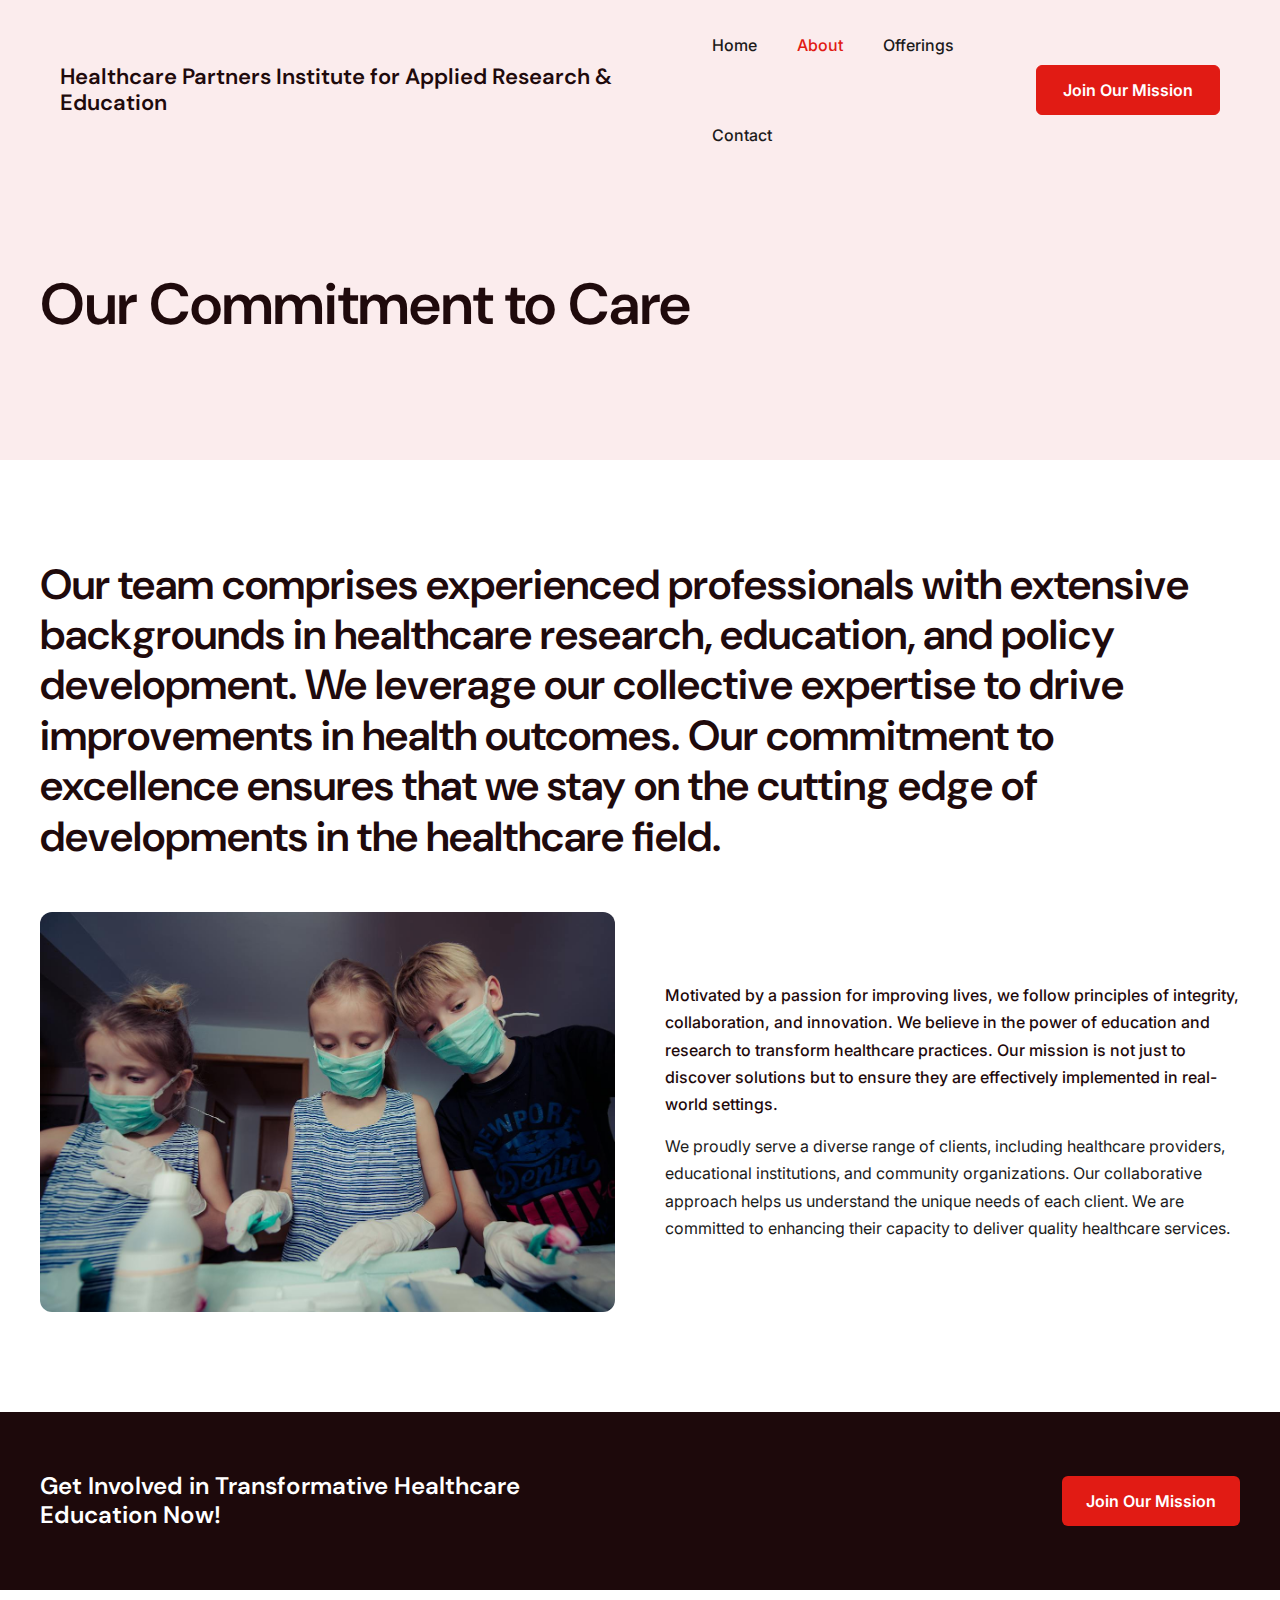
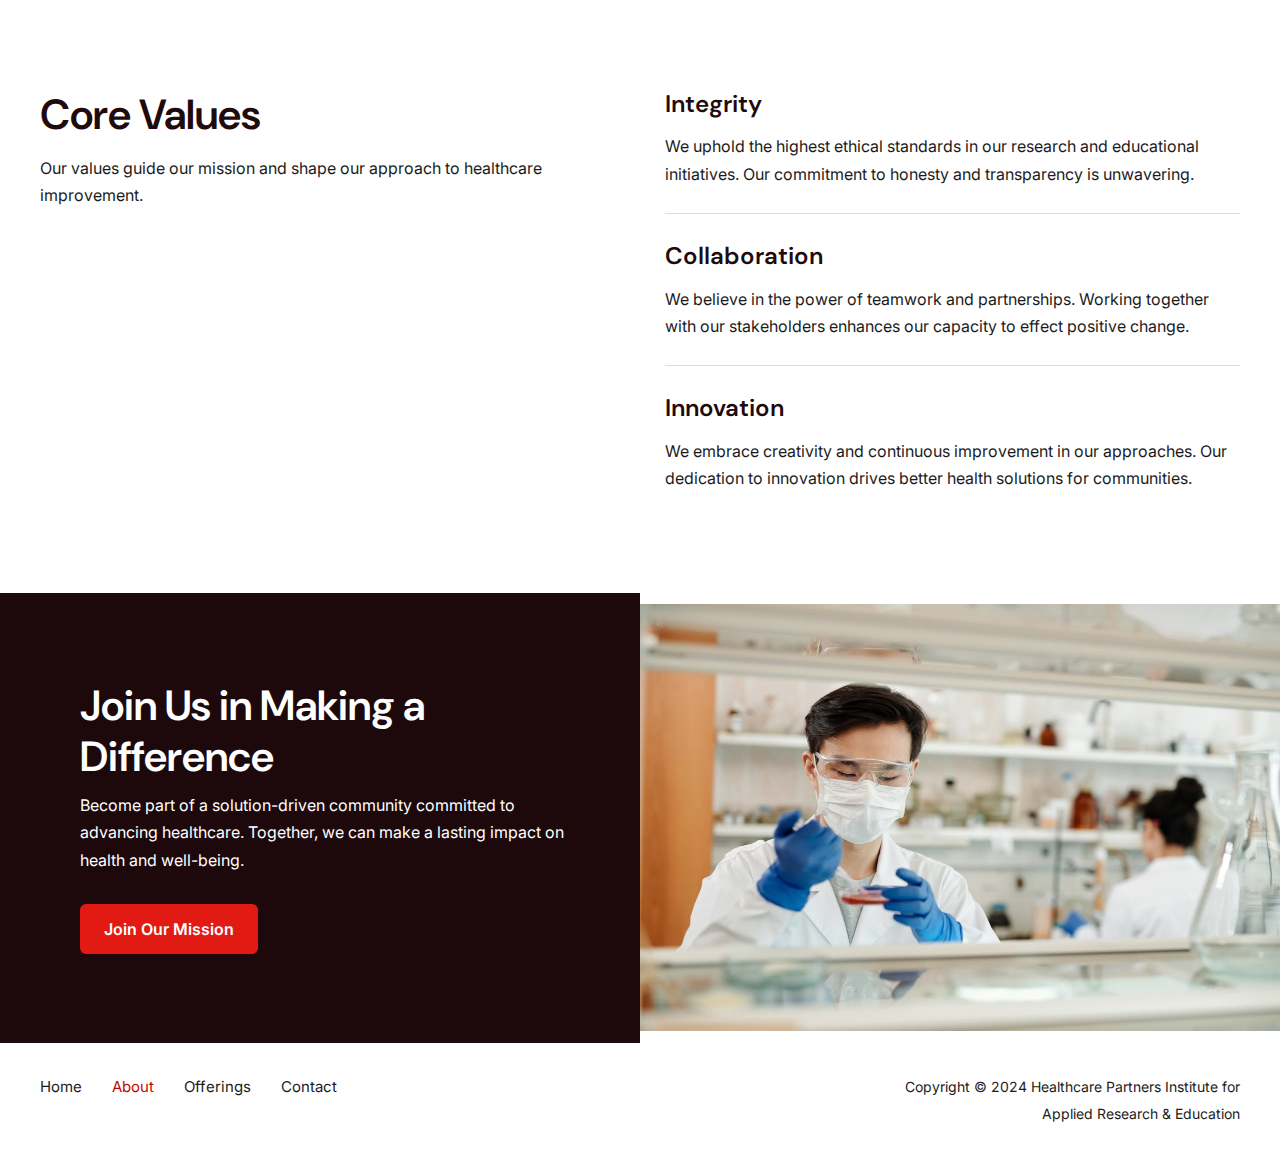
<file: about/index.html>
<!DOCTYPE html>
<html lang="en-US">
<head>
<meta charset="UTF-8">
<meta name="viewport" content="width=device-width, initial-scale=1">
	<link rel="profile" href="https://gmpg.org/xfn/11"> 
	<title>About &#8211; Healthcare Partners Institute for Applied Research &amp; Education</title>
<meta name="robots" content="max-image-preview:large">
	<style>img:is([sizes="auto" i], [sizes^="auto," i]) { contain-intrinsic-size: 3000px 1500px }</style>
	<link rel="dns-prefetch" href="//fonts.googleapis.com">
<link rel="alternate" type="application/rss+xml" title="Healthcare Partners Institute for Applied Research &amp; Education &raquo; Feed" href="./../feed/index.html">
<link rel="alternate" type="application/rss+xml" title="Healthcare Partners Institute for Applied Research &amp; Education &raquo; Comments Feed" href="./../comments/feed/index.html">
<script>
window._wpemojiSettings = {"baseUrl":"https:\/\/s.w.org\/images\/core\/emoji\/15.0.3\/72x72\/","ext":".png","svgUrl":"https:\/\/s.w.org\/images\/core\/emoji\/15.0.3\/svg\/","svgExt":".svg","source":{"concatemoji":".\/\/wp-includes\/js\/wp-emoji-release.min.js?ver=6.7.1"}};
/*! This file is auto-generated */
!function(i,n){var o,s,e;function c(e){try{var t={supportTests:e,timestamp:(new Date).valueOf()};sessionStorage.setItem(o,JSON.stringify(t))}catch(e){}}function p(e,t,n){e.clearRect(0,0,e.canvas.width,e.canvas.height),e.fillText(t,0,0);var t=new Uint32Array(e.getImageData(0,0,e.canvas.width,e.canvas.height).data),r=(e.clearRect(0,0,e.canvas.width,e.canvas.height),e.fillText(n,0,0),new Uint32Array(e.getImageData(0,0,e.canvas.width,e.canvas.height).data));return t.every(function(e,t){return e===r[t]})}function u(e,t,n){switch(t){case"flag":return n(e,"🏳️‍⚧️","🏳️​⚧️")?!1:!n(e,"🇺🇳","🇺​🇳")&&!n(e,"🏴󠁧󠁢󠁥󠁮󠁧󠁿","🏴​󠁧​󠁢​󠁥​󠁮​󠁧​󠁿");case"emoji":return!n(e,"🐦‍⬛","🐦​⬛")}return!1}function f(e,t,n){var r="undefined"!=typeof WorkerGlobalScope&&self instanceof WorkerGlobalScope?new OffscreenCanvas(300,150):i.createElement("canvas"),a=r.getContext("2d",{willReadFrequently:!0}),o=(a.textBaseline="top",a.font="600 32px Arial",{});return e.forEach(function(e){o[e]=t(a,e,n)}),o}function t(e){var t=i.createElement("script");t.src=e,t.defer=!0,i.head.appendChild(t)}"undefined"!=typeof Promise&&(o="wpEmojiSettingsSupports",s=["flag","emoji"],n.supports={everything:!0,everythingExceptFlag:!0},e=new Promise(function(e){i.addEventListener("DOMContentLoaded",e,{once:!0})}),new Promise(function(t){var n=function(){try{var e=JSON.parse(sessionStorage.getItem(o));if("object"==typeof e&&"number"==typeof e.timestamp&&(new Date).valueOf()<e.timestamp+604800&&"object"==typeof e.supportTests)return e.supportTests}catch(e){}return null}();if(!n){if("undefined"!=typeof Worker&&"undefined"!=typeof OffscreenCanvas&&"undefined"!=typeof URL&&URL.createObjectURL&&"undefined"!=typeof Blob)try{var e="postMessage("+f.toString()+"("+[JSON.stringify(s),u.toString(),p.toString()].join(",")+"));",r=new Blob([e],{type:"text/javascript"}),a=new Worker(URL.createObjectURL(r),{name:"wpTestEmojiSupports"});return void(a.onmessage=function(e){c(n=e.data),a.terminate(),t(n)})}catch(e){}c(n=f(s,u,p))}t(n)}).then(function(e){for(var t in e)n.supports[t]=e[t],n.supports.everything=n.supports.everything&&n.supports[t],"flag"!==t&&(n.supports.everythingExceptFlag=n.supports.everythingExceptFlag&&n.supports[t]);n.supports.everythingExceptFlag=n.supports.everythingExceptFlag&&!n.supports.flag,n.DOMReady=!1,n.readyCallback=function(){n.DOMReady=!0}}).then(function(){return e}).then(function(){var e;n.supports.everything||(n.readyCallback(),(e=n.source||{}).concatemoji?t(e.concatemoji):e.wpemoji&&e.twemoji&&(t(e.twemoji),t(e.wpemoji)))}))}((window,document),window._wpemojiSettings);
</script>
<link rel="stylesheet" id="astra-theme-css-css" href="./../wp-content/themes/astra/assets/css/minified/main.min.css?ver=4.8.6" media="all">
<style id="astra-theme-css-inline-css">:root{--ast-post-nav-space:0;--ast-container-default-xlg-padding:3em;--ast-container-default-lg-padding:3em;--ast-container-default-slg-padding:2em;--ast-container-default-md-padding:3em;--ast-container-default-sm-padding:3em;--ast-container-default-xs-padding:2.4em;--ast-container-default-xxs-padding:1.8em;--ast-code-block-background:#ECEFF3;--ast-comment-inputs-background:#F9FAFB;--ast-normal-container-width:1200px;--ast-narrow-container-width:750px;--ast-blog-title-font-weight:normal;--ast-blog-meta-weight:inherit;}html{font-size:100%;}a{color:var(--ast-global-color-2);}a:hover,a:focus{color:var(--ast-global-color-1);}body,button,input,select,textarea,.ast-button,.ast-custom-button{font-family:'Inter',sans-serif;font-weight:400;font-size:16px;font-size:1rem;line-height:var(--ast-body-line-height,1.7em);}blockquote{color:var(--ast-global-color-3);}h1,.entry-content h1,h2,.entry-content h2,h3,.entry-content h3,h4,.entry-content h4,h5,.entry-content h5,h6,.entry-content h6,.site-title,.site-title a{font-family:'DM Sans',sans-serif;font-weight:600;}.ast-site-identity .site-title a{color:var(--ast-global-color-2);}.site-title{font-size:22px;font-size:1.375rem;display:block;}.site-header .site-description{font-size:15px;font-size:0.9375rem;display:none;}.entry-title{font-size:26px;font-size:1.625rem;}.archive .ast-article-post .ast-article-inner,.blog .ast-article-post .ast-article-inner,.archive .ast-article-post .ast-article-inner:hover,.blog .ast-article-post .ast-article-inner:hover{overflow:hidden;}h1,.entry-content h1{font-size:58px;font-size:3.625rem;font-weight:600;font-family:'DM Sans',sans-serif;line-height:1.2em;}h2,.entry-content h2{font-size:42px;font-size:2.625rem;font-weight:600;font-family:'DM Sans',sans-serif;line-height:1.2em;}h3,.entry-content h3{font-size:24px;font-size:1.5rem;font-weight:600;font-family:'DM Sans',sans-serif;line-height:1.2em;}h4,.entry-content h4{font-size:22px;font-size:1.375rem;line-height:1.2em;font-weight:600;font-family:'DM Sans',sans-serif;}h5,.entry-content h5{font-size:20px;font-size:1.25rem;line-height:1.2em;font-weight:600;font-family:'DM Sans',sans-serif;}h6,.entry-content h6{font-size:16px;font-size:1rem;line-height:1.1em;font-weight:normal;font-family:'Inter',sans-serif;}::selection{background-color:var(--ast-global-color-0);color:#ffffff;}body,h1,.entry-title a,.entry-content h1,h2,.entry-content h2,h3,.entry-content h3,h4,.entry-content h4,h5,.entry-content h5,h6,.entry-content h6{color:var(--ast-global-color-3);}.tagcloud a:hover,.tagcloud a:focus,.tagcloud a.current-item{color:#ffffff;border-color:var(--ast-global-color-2);background-color:var(--ast-global-color-2);}input:focus,input[type="text"]:focus,input[type="email"]:focus,input[type="url"]:focus,input[type="password"]:focus,input[type="reset"]:focus,input[type="search"]:focus,textarea:focus{border-color:var(--ast-global-color-2);}input[type="radio"]:checked,input[type=reset],input[type="checkbox"]:checked,input[type="checkbox"]:hover:checked,input[type="checkbox"]:focus:checked,input[type=range]::-webkit-slider-thumb{border-color:var(--ast-global-color-2);background-color:var(--ast-global-color-2);box-shadow:none;}.site-footer a:hover + .post-count,.site-footer a:focus + .post-count{background:var(--ast-global-color-2);border-color:var(--ast-global-color-2);}.single .nav-links .nav-previous,.single .nav-links .nav-next{color:var(--ast-global-color-2);}.entry-meta,.entry-meta *{line-height:1.45;color:var(--ast-global-color-2);}.entry-meta a:not(.ast-button):hover,.entry-meta a:not(.ast-button):hover *,.entry-meta a:not(.ast-button):focus,.entry-meta a:not(.ast-button):focus *,.page-links > .page-link,.page-links .page-link:hover,.post-navigation a:hover{color:var(--ast-global-color-1);}#cat option,.secondary .calendar_wrap thead a,.secondary .calendar_wrap thead a:visited{color:var(--ast-global-color-2);}.secondary .calendar_wrap #today,.ast-progress-val span{background:var(--ast-global-color-2);}.secondary a:hover + .post-count,.secondary a:focus + .post-count{background:var(--ast-global-color-2);border-color:var(--ast-global-color-2);}.calendar_wrap #today > a{color:#ffffff;}.page-links .page-link,.single .post-navigation a{color:var(--ast-global-color-2);}.ast-search-menu-icon .search-form button.search-submit{padding:0 4px;}.ast-search-menu-icon form.search-form{padding-right:0;}.ast-search-menu-icon.slide-search input.search-field{width:0;}.ast-header-search .ast-search-menu-icon.ast-dropdown-active .search-form,.ast-header-search .ast-search-menu-icon.ast-dropdown-active .search-field:focus{transition:all 0.2s;}.search-form input.search-field:focus{outline:none;}.ast-archive-title{color:var(--ast-global-color-2);}.widget-title,.widget .wp-block-heading{font-size:22px;font-size:1.375rem;color:var(--ast-global-color-2);}.ast-single-post .entry-content a,.ast-comment-content a:not(.ast-comment-edit-reply-wrap a){text-decoration:underline;}.ast-single-post .wp-block-button .wp-block-button__link,.ast-single-post .elementor-button-wrapper .elementor-button,.ast-single-post .entry-content .uagb-tab a,.ast-single-post .entry-content .uagb-ifb-cta a,.ast-single-post .entry-content .wp-block-uagb-buttons a,.ast-single-post .entry-content .uabb-module-content a,.ast-single-post .entry-content .uagb-post-grid a,.ast-single-post .entry-content .uagb-timeline a,.ast-single-post .entry-content .uagb-toc__wrap a,.ast-single-post .entry-content .uagb-taxomony-box a,.ast-single-post .entry-content .woocommerce a,.entry-content .wp-block-latest-posts > li > a,.ast-single-post .entry-content .wp-block-file__button,li.ast-post-filter-single,.ast-single-post .wp-block-buttons .wp-block-button.is-style-outline .wp-block-button__link,.ast-single-post .ast-comment-content .comment-reply-link,.ast-single-post .ast-comment-content .comment-edit-link{text-decoration:none;}.ast-search-menu-icon.slide-search a:focus-visible:focus-visible,.astra-search-icon:focus-visible,#close:focus-visible,a:focus-visible,.ast-menu-toggle:focus-visible,.site .skip-link:focus-visible,.wp-block-loginout input:focus-visible,.wp-block-search.wp-block-search__button-inside .wp-block-search__inside-wrapper,.ast-header-navigation-arrow:focus-visible,.woocommerce .wc-proceed-to-checkout > .checkout-button:focus-visible,.woocommerce .woocommerce-MyAccount-navigation ul li a:focus-visible,.ast-orders-table__row .ast-orders-table__cell:focus-visible,.woocommerce .woocommerce-order-details .order-again > .button:focus-visible,.woocommerce .woocommerce-message a.button.wc-forward:focus-visible,.woocommerce #minus_qty:focus-visible,.woocommerce #plus_qty:focus-visible,a#ast-apply-coupon:focus-visible,.woocommerce .woocommerce-info a:focus-visible,.woocommerce .astra-shop-summary-wrap a:focus-visible,.woocommerce a.wc-forward:focus-visible,#ast-apply-coupon:focus-visible,.woocommerce-js .woocommerce-mini-cart-item a.remove:focus-visible,#close:focus-visible,.button.search-submit:focus-visible,#search_submit:focus,.normal-search:focus-visible,.ast-header-account-wrap:focus-visible,.woocommerce .ast-on-card-button.ast-quick-view-trigger:focus{outline-style:dotted;outline-color:inherit;outline-width:thin;}input:focus,input[type="text"]:focus,input[type="email"]:focus,input[type="url"]:focus,input[type="password"]:focus,input[type="reset"]:focus,input[type="search"]:focus,input[type="number"]:focus,textarea:focus,.wp-block-search__input:focus,[data-section="section-header-mobile-trigger"] .ast-button-wrap .ast-mobile-menu-trigger-minimal:focus,.ast-mobile-popup-drawer.active .menu-toggle-close:focus,.woocommerce-ordering select.orderby:focus,#ast-scroll-top:focus,#coupon_code:focus,.woocommerce-page #comment:focus,.woocommerce #reviews #respond input#submit:focus,.woocommerce a.add_to_cart_button:focus,.woocommerce .button.single_add_to_cart_button:focus,.woocommerce .woocommerce-cart-form button:focus,.woocommerce .woocommerce-cart-form__cart-item .quantity .qty:focus,.woocommerce .woocommerce-billing-fields .woocommerce-billing-fields__field-wrapper .woocommerce-input-wrapper > .input-text:focus,.woocommerce #order_comments:focus,.woocommerce #place_order:focus,.woocommerce .woocommerce-address-fields .woocommerce-address-fields__field-wrapper .woocommerce-input-wrapper > .input-text:focus,.woocommerce .woocommerce-MyAccount-content form button:focus,.woocommerce .woocommerce-MyAccount-content .woocommerce-EditAccountForm .woocommerce-form-row .woocommerce-Input.input-text:focus,.woocommerce .ast-woocommerce-container .woocommerce-pagination ul.page-numbers li a:focus,body #content .woocommerce form .form-row .select2-container--default .select2-selection--single:focus,#ast-coupon-code:focus,.woocommerce.woocommerce-js .quantity input[type=number]:focus,.woocommerce-js .woocommerce-mini-cart-item .quantity input[type=number]:focus,.woocommerce p#ast-coupon-trigger:focus{border-style:dotted;border-color:inherit;border-width:thin;}input{outline:none;}.ast-logo-title-inline .site-logo-img{padding-right:1em;}body .ast-oembed-container *{position:absolute;top:0;width:100%;height:100%;left:0;}body .wp-block-embed-pocket-casts .ast-oembed-container *{position:unset;}.ast-single-post-featured-section + article {margin-top: 2em;}.site-content .ast-single-post-featured-section img {width: 100%;overflow: hidden;object-fit: cover;}.site > .ast-single-related-posts-container {margin-top: 0;}@media (min-width: 922px) {.ast-desktop .ast-container--narrow {max-width: var(--ast-narrow-container-width);margin: 0 auto;}}@media (max-width:921.9px){#ast-desktop-header{display:none;}}@media (min-width:922px){#ast-mobile-header{display:none;}}.wp-block-buttons.aligncenter{justify-content:center;}@media (max-width:921px){.ast-theme-transparent-header #primary,.ast-theme-transparent-header #secondary{padding:0;}}@media (max-width:921px){.ast-plain-container.ast-no-sidebar #primary{padding:0;}}.ast-plain-container.ast-no-sidebar #primary{margin-top:0;margin-bottom:0;}@media (max-width:921px){.ast-separate-container.ast-single-post.ast-right-sidebar #primary,.ast-separate-container.ast-single-post.ast-left-sidebar #primary,.ast-separate-container.ast-single-post #primary,.ast-plain-container #primary,.ast-narrow-container #primary{margin-top:40px;margin-bottom:20px;}.ast-separate-container.ast-single-post.ast-right-sidebar #primary,.ast-separate-container.ast-single-post.ast-left-sidebar #primary,.ast-separate-container.ast-single-post #primary,.ast-plain-container.ast-single-post #primary,.ast-narrow-container.ast-single-post #primary{margin-top:40px;margin-bottom:20px;}}@media (max-width:544px){.ast-separate-container.ast-single-post.ast-right-sidebar #primary,.ast-separate-container.ast-single-post.ast-left-sidebar #primary,.ast-separate-container.ast-single-post #primary,.ast-plain-container.ast-single-post #primary,.ast-narrow-container.ast-single-post #primary{margin-top:30px;margin-bottom:20px;}}@media (max-width:921px){.ast-separate-container #primary,.ast-narrow-container #primary{padding-top:0px;}}@media (max-width:544px){.ast-separate-container #primary,.ast-narrow-container #primary{padding-top:0px;}}@media (max-width:921px){.ast-separate-container #primary,.ast-narrow-container #primary{padding-bottom:0px;}}@media (max-width:544px){.ast-separate-container #primary,.ast-narrow-container #primary{padding-bottom:0px;}}.wp-block-button.is-style-outline .wp-block-button__link{border-color:var(--ast-global-color-0);}div.wp-block-button.is-style-outline > .wp-block-button__link:not(.has-text-color),div.wp-block-button.wp-block-button__link.is-style-outline:not(.has-text-color){color:var(--ast-global-color-0);}.wp-block-button.is-style-outline .wp-block-button__link:hover,.wp-block-buttons .wp-block-button.is-style-outline .wp-block-button__link:focus,.wp-block-buttons .wp-block-button.is-style-outline > .wp-block-button__link:not(.has-text-color):hover,.wp-block-buttons .wp-block-button.wp-block-button__link.is-style-outline:not(.has-text-color):hover{color:#ffffff;background-color:var(--ast-global-color-1);border-color:var(--ast-global-color-1);}.post-page-numbers.current .page-link,.ast-pagination .page-numbers.current{color:#ffffff;border-color:var(--ast-global-color-0);background-color:var(--ast-global-color-0);}.wp-block-buttons .wp-block-button.is-style-outline .wp-block-button__link.wp-element-button,.ast-outline-button,.wp-block-uagb-buttons-child .uagb-buttons-repeater.ast-outline-button{border-color:var(--ast-global-color-2);border-top-width:1px;border-right-width:1px;border-bottom-width:1px;border-left-width:1px;font-family:inherit;font-weight:600;font-size:16px;font-size:1rem;line-height:1em;padding-top:17px;padding-right:24px;padding-bottom:17px;padding-left:24px;border-top-left-radius:6px;border-top-right-radius:6px;border-bottom-right-radius:6px;border-bottom-left-radius:6px;}.wp-block-buttons .wp-block-button.is-style-outline > .wp-block-button__link:not(.has-text-color),.wp-block-buttons .wp-block-button.wp-block-button__link.is-style-outline:not(.has-text-color),.ast-outline-button{color:var(--ast-global-color-2);}.wp-block-button.is-style-outline .wp-block-button__link:hover,.wp-block-buttons .wp-block-button.is-style-outline .wp-block-button__link:focus,.wp-block-buttons .wp-block-button.is-style-outline > .wp-block-button__link:not(.has-text-color):hover,.wp-block-buttons .wp-block-button.wp-block-button__link.is-style-outline:not(.has-text-color):hover,.ast-outline-button:hover,.ast-outline-button:focus,.wp-block-uagb-buttons-child .uagb-buttons-repeater.ast-outline-button:hover,.wp-block-uagb-buttons-child .uagb-buttons-repeater.ast-outline-button:focus{color:#ffffff;background-color:var(--ast-global-color-1);border-color:var(--ast-global-color-1);}.wp-block-button .wp-block-button__link.wp-element-button.is-style-outline:not(.has-background),.wp-block-button.is-style-outline>.wp-block-button__link.wp-element-button:not(.has-background),.ast-outline-button{background-color:transparent;}.entry-content[data-ast-blocks-layout] > figure{margin-bottom:1em;}h1.widget-title{font-weight:600;}h2.widget-title{font-weight:600;}h3.widget-title{font-weight:600;}#page{display:flex;flex-direction:column;min-height:100vh;}.ast-404-layout-1 h1.page-title{color:var(--ast-global-color-2);}.single .post-navigation a{line-height:1em;height:inherit;}.error-404 .page-sub-title{font-size:1.5rem;font-weight:inherit;}.search .site-content .content-area .search-form{margin-bottom:0;}#page .site-content{flex-grow:1;}.widget{margin-bottom:1.25em;}#secondary li{line-height:1.5em;}#secondary .wp-block-group h2{margin-bottom:0.7em;}#secondary h2{font-size:1.7rem;}.ast-separate-container .ast-article-post,.ast-separate-container .ast-article-single,.ast-separate-container .comment-respond{padding:3em;}.ast-separate-container .ast-article-single .ast-article-single{padding:0;}.ast-article-single .wp-block-post-template-is-layout-grid{padding-left:0;}.ast-separate-container .comments-title,.ast-narrow-container .comments-title{padding:1.5em 2em;}.ast-page-builder-template .comment-form-textarea,.ast-comment-formwrap .ast-grid-common-col{padding:0;}.ast-comment-formwrap{padding:0;display:inline-flex;column-gap:20px;width:100%;margin-left:0;margin-right:0;}.comments-area textarea#comment:focus,.comments-area textarea#comment:active,.comments-area .ast-comment-formwrap input[type="text"]:focus,.comments-area .ast-comment-formwrap input[type="text"]:active {box-shadow:none;outline:none;}.archive.ast-page-builder-template .entry-header{margin-top:2em;}.ast-page-builder-template .ast-comment-formwrap{width:100%;}.entry-title{margin-bottom:0.5em;}.ast-archive-description p{font-size:inherit;font-weight:inherit;line-height:inherit;}.ast-separate-container .ast-comment-list li.depth-1,.hentry{margin-bottom:2em;}@media (min-width:921px){.ast-left-sidebar.ast-page-builder-template #secondary,.archive.ast-right-sidebar.ast-page-builder-template .site-main{padding-left:20px;padding-right:20px;}}@media (max-width:544px){.ast-comment-formwrap.ast-row{column-gap:10px;display:inline-block;}#ast-commentform .ast-grid-common-col{position:relative;width:100%;}}@media (min-width:1201px){.ast-separate-container .ast-article-post,.ast-separate-container .ast-article-single,.ast-separate-container .ast-author-box,.ast-separate-container .ast-404-layout-1,.ast-separate-container .no-results{padding:3em;}}@media (max-width:921px){.ast-separate-container #primary,.ast-separate-container #secondary{padding:1.5em 0;}#primary,#secondary{padding:1.5em 0;margin:0;}.ast-left-sidebar #content > .ast-container{display:flex;flex-direction:column-reverse;width:100%;}}@media (min-width:922px){.ast-separate-container.ast-right-sidebar #primary,.ast-separate-container.ast-left-sidebar #primary{border:0;}.search-no-results.ast-separate-container #primary{margin-bottom:4em;}}.wp-block-button .wp-block-button__link{color:#ffffff;}.wp-block-button .wp-block-button__link:hover,.wp-block-button .wp-block-button__link:focus{color:#ffffff;background-color:var(--ast-global-color-1);border-color:var(--ast-global-color-1);}.wp-block-button .wp-block-button__link,.wp-block-search .wp-block-search__button,body .wp-block-file .wp-block-file__button{border-style:solid;border-top-width:0px;border-right-width:0px;border-left-width:0px;border-bottom-width:0px;border-color:var(--ast-global-color-0);background-color:var(--ast-global-color-0);color:#ffffff;font-family:inherit;font-weight:600;line-height:1em;font-size:16px;font-size:1rem;border-top-left-radius:6px;border-top-right-radius:6px;border-bottom-right-radius:6px;border-bottom-left-radius:6px;padding-top:17px;padding-right:24px;padding-bottom:17px;padding-left:24px;}@media (max-width:921px){.wp-block-button .wp-block-button__link,.wp-block-search .wp-block-search__button,body .wp-block-file .wp-block-file__button{padding-top:17px;padding-right:24px;padding-bottom:17px;padding-left:24px;}}@media (max-width:544px){.wp-block-button .wp-block-button__link,.wp-block-search .wp-block-search__button,body .wp-block-file .wp-block-file__button{padding-top:17px;padding-right:24px;padding-bottom:17px;padding-left:24px;}}.menu-toggle,button,.ast-button,.ast-custom-button,.button,input#submit,input[type="button"],input[type="submit"],input[type="reset"],form[CLASS*="wp-block-search__"].wp-block-search .wp-block-search__inside-wrapper .wp-block-search__button,body .wp-block-file .wp-block-file__button,.search .search-submit,.woocommerce-js a.button,.woocommerce button.button,.woocommerce .woocommerce-message a.button,.woocommerce #respond input#submit.alt,.woocommerce input.button.alt,.woocommerce input.button,.woocommerce input.button:disabled,.woocommerce input.button:disabled[disabled],.woocommerce input.button:disabled:hover,.woocommerce input.button:disabled[disabled]:hover,.woocommerce #respond input#submit,.woocommerce button.button.alt.disabled,.wc-block-grid__products .wc-block-grid__product .wp-block-button__link,.wc-block-grid__product-onsale,[CLASS*="wc-block"] button,.woocommerce-js .astra-cart-drawer .astra-cart-drawer-content .woocommerce-mini-cart__buttons .button:not(.checkout):not(.ast-continue-shopping),.woocommerce-js .astra-cart-drawer .astra-cart-drawer-content .woocommerce-mini-cart__buttons a.checkout,.woocommerce button.button.alt.disabled.wc-variation-selection-needed,[CLASS*="wc-block"] .wc-block-components-button{border-style:solid;border-top-width:0px;border-right-width:0px;border-left-width:0px;border-bottom-width:0px;color:#ffffff;border-color:var(--ast-global-color-0);background-color:var(--ast-global-color-0);padding-top:17px;padding-right:24px;padding-bottom:17px;padding-left:24px;font-family:inherit;font-weight:600;font-size:16px;font-size:1rem;line-height:1em;border-top-left-radius:6px;border-top-right-radius:6px;border-bottom-right-radius:6px;border-bottom-left-radius:6px;}button:focus,.menu-toggle:hover,button:hover,.ast-button:hover,.ast-custom-button:hover .button:hover,.ast-custom-button:hover ,input[type=reset]:hover,input[type=reset]:focus,input#submit:hover,input#submit:focus,input[type="button"]:hover,input[type="button"]:focus,input[type="submit"]:hover,input[type="submit"]:focus,form[CLASS*="wp-block-search__"].wp-block-search .wp-block-search__inside-wrapper .wp-block-search__button:hover,form[CLASS*="wp-block-search__"].wp-block-search .wp-block-search__inside-wrapper .wp-block-search__button:focus,body .wp-block-file .wp-block-file__button:hover,body .wp-block-file .wp-block-file__button:focus,.woocommerce-js a.button:hover,.woocommerce button.button:hover,.woocommerce .woocommerce-message a.button:hover,.woocommerce #respond input#submit:hover,.woocommerce #respond input#submit.alt:hover,.woocommerce input.button.alt:hover,.woocommerce input.button:hover,.woocommerce button.button.alt.disabled:hover,.wc-block-grid__products .wc-block-grid__product .wp-block-button__link:hover,[CLASS*="wc-block"] button:hover,.woocommerce-js .astra-cart-drawer .astra-cart-drawer-content .woocommerce-mini-cart__buttons .button:not(.checkout):not(.ast-continue-shopping):hover,.woocommerce-js .astra-cart-drawer .astra-cart-drawer-content .woocommerce-mini-cart__buttons a.checkout:hover,.woocommerce button.button.alt.disabled.wc-variation-selection-needed:hover,[CLASS*="wc-block"] .wc-block-components-button:hover,[CLASS*="wc-block"] .wc-block-components-button:focus{color:#ffffff;background-color:var(--ast-global-color-1);border-color:var(--ast-global-color-1);}form[CLASS*="wp-block-search__"].wp-block-search .wp-block-search__inside-wrapper .wp-block-search__button.has-icon{padding-top:calc(17px - 3px);padding-right:calc(24px - 3px);padding-bottom:calc(17px - 3px);padding-left:calc(24px - 3px);}@media (max-width:921px){.menu-toggle,button,.ast-button,.ast-custom-button,.button,input#submit,input[type="button"],input[type="submit"],input[type="reset"],form[CLASS*="wp-block-search__"].wp-block-search .wp-block-search__inside-wrapper .wp-block-search__button,body .wp-block-file .wp-block-file__button,.search .search-submit,.woocommerce-js a.button,.woocommerce button.button,.woocommerce .woocommerce-message a.button,.woocommerce #respond input#submit.alt,.woocommerce input.button.alt,.woocommerce input.button,.woocommerce input.button:disabled,.woocommerce input.button:disabled[disabled],.woocommerce input.button:disabled:hover,.woocommerce input.button:disabled[disabled]:hover,.woocommerce #respond input#submit,.woocommerce button.button.alt.disabled,.wc-block-grid__products .wc-block-grid__product .wp-block-button__link,.wc-block-grid__product-onsale,[CLASS*="wc-block"] button,.woocommerce-js .astra-cart-drawer .astra-cart-drawer-content .woocommerce-mini-cart__buttons .button:not(.checkout):not(.ast-continue-shopping),.woocommerce-js .astra-cart-drawer .astra-cart-drawer-content .woocommerce-mini-cart__buttons a.checkout,.woocommerce button.button.alt.disabled.wc-variation-selection-needed,[CLASS*="wc-block"] .wc-block-components-button{padding-top:17px;padding-right:24px;padding-bottom:17px;padding-left:24px;}}@media (max-width:544px){.menu-toggle,button,.ast-button,.ast-custom-button,.button,input#submit,input[type="button"],input[type="submit"],input[type="reset"],form[CLASS*="wp-block-search__"].wp-block-search .wp-block-search__inside-wrapper .wp-block-search__button,body .wp-block-file .wp-block-file__button,.search .search-submit,.woocommerce-js a.button,.woocommerce button.button,.woocommerce .woocommerce-message a.button,.woocommerce #respond input#submit.alt,.woocommerce input.button.alt,.woocommerce input.button,.woocommerce input.button:disabled,.woocommerce input.button:disabled[disabled],.woocommerce input.button:disabled:hover,.woocommerce input.button:disabled[disabled]:hover,.woocommerce #respond input#submit,.woocommerce button.button.alt.disabled,.wc-block-grid__products .wc-block-grid__product .wp-block-button__link,.wc-block-grid__product-onsale,[CLASS*="wc-block"] button,.woocommerce-js .astra-cart-drawer .astra-cart-drawer-content .woocommerce-mini-cart__buttons .button:not(.checkout):not(.ast-continue-shopping),.woocommerce-js .astra-cart-drawer .astra-cart-drawer-content .woocommerce-mini-cart__buttons a.checkout,.woocommerce button.button.alt.disabled.wc-variation-selection-needed,[CLASS*="wc-block"] .wc-block-components-button{padding-top:17px;padding-right:24px;padding-bottom:17px;padding-left:24px;}}@media (max-width:921px){.ast-mobile-header-stack .main-header-bar .ast-search-menu-icon{display:inline-block;}.ast-header-break-point.ast-header-custom-item-outside .ast-mobile-header-stack .main-header-bar .ast-search-icon{margin:0;}.ast-comment-avatar-wrap img{max-width:2.5em;}.ast-comment-meta{padding:0 1.8888em 1.3333em;}.ast-separate-container .ast-comment-list li.depth-1{padding:1.5em 2.14em;}.ast-separate-container .comment-respond{padding:2em 2.14em;}}@media (min-width:544px){.ast-container{max-width:100%;}}@media (max-width:544px){.ast-separate-container .ast-article-post,.ast-separate-container .ast-article-single,.ast-separate-container .comments-title,.ast-separate-container .ast-archive-description{padding:1.5em 1em;}.ast-separate-container #content .ast-container{padding-left:0.54em;padding-right:0.54em;}.ast-separate-container .ast-comment-list .bypostauthor{padding:.5em;}.ast-search-menu-icon.ast-dropdown-active .search-field{width:170px;}} #ast-mobile-header .ast-site-header-cart-li a{pointer-events:none;}.ast-separate-container{background-color:var(--ast-global-color-4);background-image:none;}@media (max-width:921px){.widget-title{font-size:22px;font-size:1.375rem;}body,button,input,select,textarea,.ast-button,.ast-custom-button{font-size:16px;font-size:1rem;}#secondary,#secondary button,#secondary input,#secondary select,#secondary textarea{font-size:16px;font-size:1rem;}.site-title{font-size:22px;font-size:1.375rem;display:block;}.site-header .site-description{display:none;}.entry-title{font-size:24px;font-size:1.5rem;}h1,.entry-content h1{font-size:40px;}h2,.entry-content h2{font-size:32px;}h3,.entry-content h3{font-size:24px;}h4,.entry-content h4{font-size:22px;font-size:1.375rem;}h5,.entry-content h5{font-size:18px;font-size:1.125rem;}h6,.entry-content h6{font-size:16px;font-size:1rem;}body,.ast-separate-container{background-color:var(--ast-global-color-4);background-image:none;}}@media (max-width:544px){.widget-title{font-size:22px;font-size:1.375rem;}body,button,input,select,textarea,.ast-button,.ast-custom-button{font-size:16px;font-size:1rem;}#secondary,#secondary button,#secondary input,#secondary select,#secondary textarea{font-size:16px;font-size:1rem;}.site-title{font-size:20px;font-size:1.25rem;display:block;}.site-header .site-description{display:none;}.entry-title{font-size:24px;font-size:1.5rem;}h1,.entry-content h1{font-size:32px;}h2,.entry-content h2{font-size:26px;}h3,.entry-content h3{font-size:22px;}h4,.entry-content h4{font-size:19px;font-size:1.1875rem;}h5,.entry-content h5{font-size:18px;font-size:1.125rem;}h6,.entry-content h6{font-size:16px;font-size:1rem;}body,.ast-separate-container{background-color:var(--ast-global-color-4);background-image:none;}}@media (max-width:544px){html{font-size:100%;}}@media (min-width:922px){.ast-container{max-width:1240px;}}@media (min-width:922px){.site-content .ast-container{display:flex;}}@media (max-width:921px){.site-content .ast-container{flex-direction:column;}}@media (min-width:922px){.main-header-menu .sub-menu .menu-item.ast-left-align-sub-menu:hover > .sub-menu,.main-header-menu .sub-menu .menu-item.ast-left-align-sub-menu.focus > .sub-menu{margin-left:-0px;}}.entry-content li > p{margin-bottom:0;}.site .comments-area{padding-top:2em;padding-bottom:3em;}.wp-block-file {display: flex;align-items: center;flex-wrap: wrap;justify-content: space-between;}.wp-block-pullquote {border: none;}.wp-block-pullquote blockquote::before {content: "\201D";font-family: "Helvetica",sans-serif;display: flex;transform: rotate( 180deg );font-size: 6rem;font-style: normal;line-height: 1;font-weight: bold;align-items: center;justify-content: center;}.has-text-align-right > blockquote::before {justify-content: flex-start;}.has-text-align-left > blockquote::before {justify-content: flex-end;}figure.wp-block-pullquote.is-style-solid-color blockquote {max-width: 100%;text-align: inherit;}:root {--wp--custom--ast-default-block-top-padding: 100px;--wp--custom--ast-default-block-right-padding: 80px;--wp--custom--ast-default-block-bottom-padding: 100px;--wp--custom--ast-default-block-left-padding: 80px;--wp--custom--ast-container-width: 1200px;--wp--custom--ast-content-width-size: 1200px;--wp--custom--ast-wide-width-size: calc(1200px + var(--wp--custom--ast-default-block-left-padding) + var(--wp--custom--ast-default-block-right-padding));}.ast-narrow-container {--wp--custom--ast-content-width-size: 750px;--wp--custom--ast-wide-width-size: 750px;}@media(max-width: 921px) {:root {--wp--custom--ast-default-block-top-padding: 50px;--wp--custom--ast-default-block-right-padding: 50px;--wp--custom--ast-default-block-bottom-padding: 50px;--wp--custom--ast-default-block-left-padding: 50px;}}@media(max-width: 544px) {:root {--wp--custom--ast-default-block-top-padding: 50px;--wp--custom--ast-default-block-right-padding: 30px;--wp--custom--ast-default-block-bottom-padding: 50px;--wp--custom--ast-default-block-left-padding: 30px;}}.entry-content > .wp-block-group,.entry-content > .wp-block-cover,.entry-content > .wp-block-columns {padding-top: var(--wp--custom--ast-default-block-top-padding);padding-right: var(--wp--custom--ast-default-block-right-padding);padding-bottom: var(--wp--custom--ast-default-block-bottom-padding);padding-left: var(--wp--custom--ast-default-block-left-padding);}.ast-plain-container.ast-no-sidebar .entry-content > .alignfull,.ast-page-builder-template .ast-no-sidebar .entry-content > .alignfull {margin-left: calc( -50vw + 50%);margin-right: calc( -50vw + 50%);max-width: 100vw;width: 100vw;}.ast-plain-container.ast-no-sidebar .entry-content .alignfull .alignfull,.ast-page-builder-template.ast-no-sidebar .entry-content .alignfull .alignfull,.ast-plain-container.ast-no-sidebar .entry-content .alignfull .alignwide,.ast-page-builder-template.ast-no-sidebar .entry-content .alignfull .alignwide,.ast-plain-container.ast-no-sidebar .entry-content .alignwide .alignfull,.ast-page-builder-template.ast-no-sidebar .entry-content .alignwide .alignfull,.ast-plain-container.ast-no-sidebar .entry-content .alignwide .alignwide,.ast-page-builder-template.ast-no-sidebar .entry-content .alignwide .alignwide,.ast-plain-container.ast-no-sidebar .entry-content .wp-block-column .alignfull,.ast-page-builder-template.ast-no-sidebar .entry-content .wp-block-column .alignfull,.ast-plain-container.ast-no-sidebar .entry-content .wp-block-column .alignwide,.ast-page-builder-template.ast-no-sidebar .entry-content .wp-block-column .alignwide {margin-left: auto;margin-right: auto;width: 100%;}[data-ast-blocks-layout] .wp-block-separator:not(.is-style-dots) {height: 0;}[data-ast-blocks-layout] .wp-block-separator {margin: 20px auto;}[data-ast-blocks-layout] .wp-block-separator:not(.is-style-wide):not(.is-style-dots) {max-width: 100px;}[data-ast-blocks-layout] .wp-block-separator.has-background {padding: 0;}.entry-content[data-ast-blocks-layout] > * {max-width: var(--wp--custom--ast-content-width-size);margin-left: auto;margin-right: auto;}.entry-content[data-ast-blocks-layout] > .alignwide {max-width: var(--wp--custom--ast-wide-width-size);}.entry-content[data-ast-blocks-layout] .alignfull {max-width: none;}.ast-full-width-layout .entry-content[data-ast-blocks-layout] .is-layout-constrained.wp-block-cover-is-layout-constrained > *,.ast-full-width-layout .entry-content[data-ast-blocks-layout] .is-layout-constrained.wp-block-group-is-layout-constrained > * {max-width: var(--wp--custom--ast-content-width-size);margin-left: auto;margin-right: auto;}.entry-content .wp-block-columns {margin-bottom: 0;}blockquote {margin: 1.5em;border-color: rgba(0,0,0,0.05);}.wp-block-quote:not(.has-text-align-right):not(.has-text-align-center) {border-left: 5px solid rgba(0,0,0,0.05);}.has-text-align-right > blockquote,blockquote.has-text-align-right {border-right: 5px solid rgba(0,0,0,0.05);}.has-text-align-left > blockquote,blockquote.has-text-align-left {border-left: 5px solid rgba(0,0,0,0.05);}.wp-block-site-tagline,.wp-block-latest-posts .read-more {margin-top: 15px;}.wp-block-loginout p label {display: block;}.wp-block-loginout p:not(.login-remember):not(.login-submit) input {width: 100%;}.wp-block-loginout input:focus {border-color: transparent;}.wp-block-loginout input:focus {outline: thin dotted;}.entry-content .wp-block-media-text .wp-block-media-text__content {padding: 0 0 0 8%;}.entry-content .wp-block-media-text.has-media-on-the-right .wp-block-media-text__content {padding: 0 8% 0 0;}.entry-content .wp-block-media-text.has-background .wp-block-media-text__content {padding: 8%;}.entry-content .wp-block-cover:not([class*="background-color"]) .wp-block-cover__inner-container,.entry-content .wp-block-cover:not([class*="background-color"]) .wp-block-cover-image-text,.entry-content .wp-block-cover:not([class*="background-color"]) .wp-block-cover-text,.entry-content .wp-block-cover-image:not([class*="background-color"]) .wp-block-cover__inner-container,.entry-content .wp-block-cover-image:not([class*="background-color"]) .wp-block-cover-image-text,.entry-content .wp-block-cover-image:not([class*="background-color"]) .wp-block-cover-text {color: var(--ast-global-color-5);}.wp-block-loginout .login-remember input {width: 1.1rem;height: 1.1rem;margin: 0 5px 4px 0;vertical-align: middle;}.wp-block-latest-posts > li > *:first-child,.wp-block-latest-posts:not(.is-grid) > li:first-child {margin-top: 0;}.entry-content > .wp-block-buttons,.entry-content > .wp-block-uagb-buttons {margin-bottom: 1.5em;}.wp-block-search__inside-wrapper .wp-block-search__input {padding: 0 10px;color: var(--ast-global-color-3);background: var(--ast-global-color-5);border-color: var(--ast-border-color);}.wp-block-latest-posts .read-more {margin-bottom: 1.5em;}.wp-block-search__no-button .wp-block-search__inside-wrapper .wp-block-search__input {padding-top: 5px;padding-bottom: 5px;}.wp-block-latest-posts .wp-block-latest-posts__post-date,.wp-block-latest-posts .wp-block-latest-posts__post-author {font-size: 1rem;}.wp-block-latest-posts > li > *,.wp-block-latest-posts:not(.is-grid) > li {margin-top: 12px;margin-bottom: 12px;}.ast-page-builder-template .entry-content[data-ast-blocks-layout] > *,.ast-page-builder-template .entry-content[data-ast-blocks-layout] > .alignfull > * {max-width: none;}.ast-page-builder-template .entry-content[data-ast-blocks-layout] > .alignwide > * {max-width: var(--wp--custom--ast-wide-width-size);}.ast-page-builder-template .entry-content[data-ast-blocks-layout] > .inherit-container-width > *,.ast-page-builder-template .entry-content[data-ast-blocks-layout] > * > *,.entry-content[data-ast-blocks-layout] > .wp-block-cover .wp-block-cover__inner-container {max-width: var(--wp--custom--ast-content-width-size) ;margin-left: auto;margin-right: auto;}.entry-content[data-ast-blocks-layout] .wp-block-cover:not(.alignleft):not(.alignright) {width: auto;}@media(max-width: 1200px) {.ast-separate-container .entry-content > .alignfull,.ast-separate-container .entry-content[data-ast-blocks-layout] > .alignwide,.ast-plain-container .entry-content[data-ast-blocks-layout] > .alignwide,.ast-plain-container .entry-content .alignfull {margin-left: calc(-1 * min(var(--ast-container-default-xlg-padding),20px)) ;margin-right: calc(-1 * min(var(--ast-container-default-xlg-padding),20px));}}@media(min-width: 1201px) {.ast-separate-container .entry-content > .alignfull {margin-left: calc(-1 * var(--ast-container-default-xlg-padding) );margin-right: calc(-1 * var(--ast-container-default-xlg-padding) );}.ast-separate-container .entry-content[data-ast-blocks-layout] > .alignwide,.ast-plain-container .entry-content[data-ast-blocks-layout] > .alignwide {margin-left: calc(-1 * var(--wp--custom--ast-default-block-left-padding) );margin-right: calc(-1 * var(--wp--custom--ast-default-block-right-padding) );}}@media(min-width: 921px) {.ast-separate-container .entry-content .wp-block-group.alignwide:not(.inherit-container-width) > :where(:not(.alignleft):not(.alignright)),.ast-plain-container .entry-content .wp-block-group.alignwide:not(.inherit-container-width) > :where(:not(.alignleft):not(.alignright)) {max-width: calc( var(--wp--custom--ast-content-width-size) + 80px );}.ast-plain-container.ast-right-sidebar .entry-content[data-ast-blocks-layout] .alignfull,.ast-plain-container.ast-left-sidebar .entry-content[data-ast-blocks-layout] .alignfull {margin-left: -60px;margin-right: -60px;}}@media(min-width: 544px) {.entry-content > .alignleft {margin-right: 20px;}.entry-content > .alignright {margin-left: 20px;}}@media (max-width:544px){.wp-block-columns .wp-block-column:not(:last-child){margin-bottom:20px;}.wp-block-latest-posts{margin:0;}}@media( max-width: 600px ) {.entry-content .wp-block-media-text .wp-block-media-text__content,.entry-content .wp-block-media-text.has-media-on-the-right .wp-block-media-text__content {padding: 8% 0 0;}.entry-content .wp-block-media-text.has-background .wp-block-media-text__content {padding: 8%;}}.ast-narrow-container .site-content .wp-block-uagb-image--align-full .wp-block-uagb-image__figure {max-width: 100%;margin-left: auto;margin-right: auto;}.entry-content ul,.entry-content ol {padding: revert;margin: revert;}:root .has-ast-global-color-0-color{color:var(--ast-global-color-0);}:root .has-ast-global-color-0-background-color{background-color:var(--ast-global-color-0);}:root .wp-block-button .has-ast-global-color-0-color{color:var(--ast-global-color-0);}:root .wp-block-button .has-ast-global-color-0-background-color{background-color:var(--ast-global-color-0);}:root .has-ast-global-color-1-color{color:var(--ast-global-color-1);}:root .has-ast-global-color-1-background-color{background-color:var(--ast-global-color-1);}:root .wp-block-button .has-ast-global-color-1-color{color:var(--ast-global-color-1);}:root .wp-block-button .has-ast-global-color-1-background-color{background-color:var(--ast-global-color-1);}:root .has-ast-global-color-2-color{color:var(--ast-global-color-2);}:root .has-ast-global-color-2-background-color{background-color:var(--ast-global-color-2);}:root .wp-block-button .has-ast-global-color-2-color{color:var(--ast-global-color-2);}:root .wp-block-button .has-ast-global-color-2-background-color{background-color:var(--ast-global-color-2);}:root .has-ast-global-color-3-color{color:var(--ast-global-color-3);}:root .has-ast-global-color-3-background-color{background-color:var(--ast-global-color-3);}:root .wp-block-button .has-ast-global-color-3-color{color:var(--ast-global-color-3);}:root .wp-block-button .has-ast-global-color-3-background-color{background-color:var(--ast-global-color-3);}:root .has-ast-global-color-4-color{color:var(--ast-global-color-4);}:root .has-ast-global-color-4-background-color{background-color:var(--ast-global-color-4);}:root .wp-block-button .has-ast-global-color-4-color{color:var(--ast-global-color-4);}:root .wp-block-button .has-ast-global-color-4-background-color{background-color:var(--ast-global-color-4);}:root .has-ast-global-color-5-color{color:var(--ast-global-color-5);}:root .has-ast-global-color-5-background-color{background-color:var(--ast-global-color-5);}:root .wp-block-button .has-ast-global-color-5-color{color:var(--ast-global-color-5);}:root .wp-block-button .has-ast-global-color-5-background-color{background-color:var(--ast-global-color-5);}:root .has-ast-global-color-6-color{color:var(--ast-global-color-6);}:root .has-ast-global-color-6-background-color{background-color:var(--ast-global-color-6);}:root .wp-block-button .has-ast-global-color-6-color{color:var(--ast-global-color-6);}:root .wp-block-button .has-ast-global-color-6-background-color{background-color:var(--ast-global-color-6);}:root .has-ast-global-color-7-color{color:var(--ast-global-color-7);}:root .has-ast-global-color-7-background-color{background-color:var(--ast-global-color-7);}:root .wp-block-button .has-ast-global-color-7-color{color:var(--ast-global-color-7);}:root .wp-block-button .has-ast-global-color-7-background-color{background-color:var(--ast-global-color-7);}:root .has-ast-global-color-8-color{color:var(--ast-global-color-8);}:root .has-ast-global-color-8-background-color{background-color:var(--ast-global-color-8);}:root .wp-block-button .has-ast-global-color-8-color{color:var(--ast-global-color-8);}:root .wp-block-button .has-ast-global-color-8-background-color{background-color:var(--ast-global-color-8);}:root{--ast-global-color-0:#E11B14;--ast-global-color-1:#C00802;--ast-global-color-2:#1F0A0C;--ast-global-color-3:#1C1B1B;--ast-global-color-4:#FBECED;--ast-global-color-5:#FFFFFF;--ast-global-color-6:#F7D0D1;--ast-global-color-7:#1D090B;--ast-global-color-8:#222222;}:root {--ast-border-color : var(--ast-global-color-6);}.site .site-content #primary{margin-top:0px;margin-bottom:0px;margin-left:0px;margin-right:0px;}.site .site-content #primary .ast-article-single,.ast-separate-container .site-content #secondary .widget{padding-top:0px;padding-bottom:0px;padding-left:0px;padding-right:0px;}@media (max-width:921px){.site .site-content #primary{margin-top:0px;margin-bottom:0px;margin-left:0px;margin-right:0px;}.site .site-content #primary .ast-article-single,.ast-separate-container .site-content #secondary .widget{padding-top:0px;padding-bottom:0px;padding-left:0px;padding-right:0px;}}@media (max-width:544px){.site .site-content #primary{margin-top:0px;margin-bottom:0px;margin-left:0px;margin-right:0px;}.site .site-content #primary .ast-article-single,.ast-separate-container .site-content #secondary .widget{padding-top:0px;padding-bottom:0px;padding-left:0px;padding-right:0px;}}.ast-single-entry-banner {-js-display: flex;display: flex;flex-direction: column;justify-content: center;text-align: center;position: relative;background: #eeeeee;}.ast-single-entry-banner[data-banner-layout="layout-1"] {max-width: 1200px;background: inherit;padding: 20px 0;}.ast-single-entry-banner[data-banner-width-type="custom"] {margin: 0 auto;width: 100%;}.ast-single-entry-banner + .site-content .entry-header {margin-bottom: 0;}.site .ast-author-avatar {--ast-author-avatar-size: ;}a.ast-underline-text {text-decoration: underline;}.ast-container > .ast-terms-link {position: relative;display: block;}a.ast-button.ast-badge-tax {padding: 4px 8px;border-radius: 3px;font-size: inherit;}header.entry-header:not(.related-entry-header) .entry-title{font-weight:600;font-size:32px;font-size:2rem;}header.entry-header:not(.related-entry-header) > *:not(:last-child){margin-bottom:10px;}.ast-archive-entry-banner {-js-display: flex;display: flex;flex-direction: column;justify-content: center;text-align: center;position: relative;background: #eeeeee;}.ast-archive-entry-banner[data-banner-width-type="custom"] {margin: 0 auto;width: 100%;}.ast-archive-entry-banner[data-banner-layout="layout-1"] {background: inherit;padding: 20px 0;text-align: left;}body.archive .ast-archive-description{max-width:1200px;width:100%;text-align:left;padding-top:3em;padding-right:3em;padding-bottom:3em;padding-left:3em;}body.archive .ast-archive-description .ast-archive-title,body.archive .ast-archive-description .ast-archive-title *{font-weight:600;font-size:32px;font-size:2rem;}body.archive .ast-archive-description > *:not(:last-child){margin-bottom:10px;}@media (max-width:921px){body.archive .ast-archive-description{text-align:left;}}@media (max-width:544px){body.archive .ast-archive-description{text-align:left;}}.ast-breadcrumbs .trail-browse,.ast-breadcrumbs .trail-items,.ast-breadcrumbs .trail-items li{display:inline-block;margin:0;padding:0;border:none;background:inherit;text-indent:0;text-decoration:none;}.ast-breadcrumbs .trail-browse{font-size:inherit;font-style:inherit;font-weight:inherit;color:inherit;}.ast-breadcrumbs .trail-items{list-style:none;}.trail-items li::after{padding:0 0.3em;content:"\00bb";}.trail-items li:last-of-type::after{display:none;}h1,.entry-content h1,h2,.entry-content h2,h3,.entry-content h3,h4,.entry-content h4,h5,.entry-content h5,h6,.entry-content h6{color:var(--ast-global-color-2);}.entry-title a{color:var(--ast-global-color-2);}@media (max-width:921px){.ast-builder-grid-row-container.ast-builder-grid-row-tablet-3-firstrow .ast-builder-grid-row > *:first-child,.ast-builder-grid-row-container.ast-builder-grid-row-tablet-3-lastrow .ast-builder-grid-row > *:last-child{grid-column:1 / -1;}}@media (max-width:544px){.ast-builder-grid-row-container.ast-builder-grid-row-mobile-3-firstrow .ast-builder-grid-row > *:first-child,.ast-builder-grid-row-container.ast-builder-grid-row-mobile-3-lastrow .ast-builder-grid-row > *:last-child{grid-column:1 / -1;}}.ast-builder-layout-element .ast-site-identity{margin-top:0px;margin-bottom:0px;margin-left:0px;margin-right:0px;}.ast-builder-layout-element[data-section="title_tagline"]{display:flex;}@media (max-width:921px){.ast-header-break-point .ast-builder-layout-element[data-section="title_tagline"]{display:flex;}}@media (max-width:544px){.ast-header-break-point .ast-builder-layout-element[data-section="title_tagline"]{display:flex;}}[data-section*="section-hb-button-"] .menu-link{display:none;}.ast-header-button-1[data-section*="section-hb-button-"] .ast-builder-button-wrap .ast-custom-button{font-size:16px;font-size:1rem;}.ast-header-button-1 .ast-custom-button{color:#ffffff;background:var(--ast-global-color-0);border-color:var(--ast-global-color-0);border-top-width:1px;border-bottom-width:1px;border-left-width:1px;border-right-width:1px;}.ast-header-button-1 .ast-custom-button:hover{color:#ffffff;background:var(--ast-global-color-1);border-color:var(--ast-global-color-1);}.ast-header-button-1[data-section*="section-hb-button-"] .ast-builder-button-wrap .ast-custom-button{padding-top:16px;padding-bottom:16px;padding-left:26px;padding-right:26px;}.ast-header-button-1[data-section="section-hb-button-1"]{display:flex;}@media (max-width:921px){.ast-header-break-point .ast-header-button-1[data-section="section-hb-button-1"]{display:flex;}}@media (max-width:544px){.ast-header-break-point .ast-header-button-1[data-section="section-hb-button-1"]{display:flex;}}.ast-builder-menu-1{font-family:inherit;font-weight:500;}.ast-builder-menu-1 .menu-item > .menu-link{font-size:16px;font-size:1rem;color:var(--ast-global-color-3);padding-left:20px;padding-right:20px;}.ast-builder-menu-1 .menu-item > .ast-menu-toggle{color:var(--ast-global-color-3);}.ast-builder-menu-1 .menu-item:hover > .menu-link,.ast-builder-menu-1 .inline-on-mobile .menu-item:hover > .ast-menu-toggle{color:var(--ast-global-color-1);}.ast-builder-menu-1 .menu-item:hover > .ast-menu-toggle{color:var(--ast-global-color-1);}.ast-builder-menu-1 .menu-item.current-menu-item > .menu-link,.ast-builder-menu-1 .inline-on-mobile .menu-item.current-menu-item > .ast-menu-toggle,.ast-builder-menu-1 .current-menu-ancestor > .menu-link{color:var(--ast-global-color-0);}.ast-builder-menu-1 .menu-item.current-menu-item > .ast-menu-toggle{color:var(--ast-global-color-0);}.ast-builder-menu-1 .sub-menu,.ast-builder-menu-1 .inline-on-mobile .sub-menu{border-top-width:2px;border-bottom-width:0px;border-right-width:0px;border-left-width:0px;border-color:var(--ast-global-color-0);border-style:solid;}.ast-builder-menu-1 .sub-menu .sub-menu{top:-2px;}.ast-builder-menu-1 .main-header-menu > .menu-item > .sub-menu,.ast-builder-menu-1 .main-header-menu > .menu-item > .astra-full-megamenu-wrapper{margin-top:0px;}.ast-desktop .ast-builder-menu-1 .main-header-menu > .menu-item > .sub-menu:before,.ast-desktop .ast-builder-menu-1 .main-header-menu > .menu-item > .astra-full-megamenu-wrapper:before{height:calc( 0px + 2px + 5px );}.ast-builder-menu-1 .menu-item.menu-item-has-children > .ast-menu-toggle{right:calc( 20px - 0.907em );}.ast-builder-menu-1 .main-header-menu,.ast-header-break-point .ast-builder-menu-1 .main-header-menu{margin-top:0px;margin-bottom:0px;margin-left:40px;margin-right:0px;}.ast-desktop .ast-builder-menu-1 .menu-item .sub-menu .menu-link{border-style:none;}@media (max-width:921px){.ast-header-break-point .ast-builder-menu-1 .menu-item.menu-item-has-children > .ast-menu-toggle{top:0;}.ast-builder-menu-1 .inline-on-mobile .menu-item.menu-item-has-children > .ast-menu-toggle{right:-15px;}.ast-builder-menu-1 .menu-item-has-children > .menu-link:after{content:unset;}.ast-builder-menu-1 .main-header-menu > .menu-item > .sub-menu,.ast-builder-menu-1 .main-header-menu > .menu-item > .astra-full-megamenu-wrapper{margin-top:0;}}@media (max-width:544px){.ast-header-break-point .ast-builder-menu-1 .menu-item.menu-item-has-children > .ast-menu-toggle{top:0;}.ast-builder-menu-1 .main-header-menu > .menu-item > .sub-menu,.ast-builder-menu-1 .main-header-menu > .menu-item > .astra-full-megamenu-wrapper{margin-top:0;}}.ast-builder-menu-1{display:flex;}@media (max-width:921px){.ast-header-break-point .ast-builder-menu-1{display:flex;}}@media (max-width:544px){.ast-header-break-point .ast-builder-menu-1{display:flex;}}.ast-footer-copyright{text-align:right;}.ast-footer-copyright {color:var(--ast-global-color-3);}@media (max-width:921px){.ast-footer-copyright{text-align:right;}}@media (max-width:544px){.ast-footer-copyright{text-align:center;}}.ast-footer-copyright {font-size:14px;font-size:0.875rem;}.ast-footer-copyright.ast-builder-layout-element{display:flex;}@media (max-width:921px){.ast-header-break-point .ast-footer-copyright.ast-builder-layout-element{display:flex;}}@media (max-width:544px){.ast-header-break-point .ast-footer-copyright.ast-builder-layout-element{display:flex;}}.site-footer{background-color:var(--ast-global-color-5);background-image:none;}.ast-hfb-header .site-footer{padding-top:0px;padding-bottom:0px;padding-left:0px;padding-right:0px;}@media (max-width:921px){.ast-hfb-header .site-footer{padding-left:0px;padding-right:0px;}}@media (max-width:544px){.ast-hfb-header .site-footer{padding-left:0px;padding-right:0px;}}.site-primary-footer-wrap{padding-top:45px;padding-bottom:45px;}.site-primary-footer-wrap[data-section="section-primary-footer-builder"]{background-image:none;}.site-primary-footer-wrap[data-section="section-primary-footer-builder"] .ast-builder-grid-row{max-width:1200px;margin-left:auto;margin-right:auto;}.site-primary-footer-wrap[data-section="section-primary-footer-builder"] .ast-builder-grid-row,.site-primary-footer-wrap[data-section="section-primary-footer-builder"] .site-footer-section{align-items:flex-start;}.site-primary-footer-wrap[data-section="section-primary-footer-builder"].ast-footer-row-inline .site-footer-section{display:flex;margin-bottom:0;}.ast-builder-grid-row-2-lheavy .ast-builder-grid-row{grid-template-columns:2fr 1fr;}@media (max-width:921px){.site-primary-footer-wrap[data-section="section-primary-footer-builder"].ast-footer-row-tablet-inline .site-footer-section{display:flex;margin-bottom:0;}.site-primary-footer-wrap[data-section="section-primary-footer-builder"].ast-footer-row-tablet-stack .site-footer-section{display:block;margin-bottom:10px;}.ast-builder-grid-row-container.ast-builder-grid-row-tablet-2-lheavy .ast-builder-grid-row{grid-template-columns:2fr 1fr;}}@media (max-width:544px){.site-primary-footer-wrap[data-section="section-primary-footer-builder"] .ast-builder-grid-row{grid-column-gap:15px;grid-row-gap:15px;}.site-primary-footer-wrap[data-section="section-primary-footer-builder"].ast-footer-row-mobile-inline .site-footer-section{display:flex;margin-bottom:0;}.site-primary-footer-wrap[data-section="section-primary-footer-builder"].ast-footer-row-mobile-stack .site-footer-section{display:block;margin-bottom:10px;}.ast-builder-grid-row-container.ast-builder-grid-row-mobile-full .ast-builder-grid-row{grid-template-columns:1fr;}}.site-primary-footer-wrap[data-section="section-primary-footer-builder"]{padding-top:30px;padding-bottom:30px;padding-left:40px;padding-right:40px;}@media (max-width:921px){.site-primary-footer-wrap[data-section="section-primary-footer-builder"]{padding-left:32px;padding-right:32px;}}@media (max-width:544px){.site-primary-footer-wrap[data-section="section-primary-footer-builder"]{padding-left:24px;padding-right:24px;}}.site-primary-footer-wrap[data-section="section-primary-footer-builder"]{display:grid;}@media (max-width:921px){.ast-header-break-point .site-primary-footer-wrap[data-section="section-primary-footer-builder"]{display:grid;}}@media (max-width:544px){.ast-header-break-point .site-primary-footer-wrap[data-section="section-primary-footer-builder"]{display:grid;}}.footer-widget-area.widget-area.site-footer-focus-item{width:auto;}.ast-header-break-point .main-header-bar{border-bottom-width:1px;}@media (min-width:922px){.main-header-bar{border-bottom-width:1px;}}.main-header-menu .menu-item, #astra-footer-menu .menu-item, .main-header-bar .ast-masthead-custom-menu-items{-js-display:flex;display:flex;-webkit-box-pack:center;-webkit-justify-content:center;-moz-box-pack:center;-ms-flex-pack:center;justify-content:center;-webkit-box-orient:vertical;-webkit-box-direction:normal;-webkit-flex-direction:column;-moz-box-orient:vertical;-moz-box-direction:normal;-ms-flex-direction:column;flex-direction:column;}.main-header-menu > .menu-item > .menu-link, #astra-footer-menu > .menu-item > .menu-link{height:100%;-webkit-box-align:center;-webkit-align-items:center;-moz-box-align:center;-ms-flex-align:center;align-items:center;-js-display:flex;display:flex;}.ast-header-break-point .main-navigation ul .menu-item .menu-link .icon-arrow:first-of-type svg{top:.2em;margin-top:0px;margin-left:0px;width:.65em;transform:translate(0, -2px) rotateZ(270deg);}.ast-mobile-popup-content .ast-submenu-expanded > .ast-menu-toggle{transform:rotateX(180deg);overflow-y:auto;}@media (min-width:922px){.ast-builder-menu .main-navigation > ul > li:last-child a{margin-right:0;}}.ast-separate-container .ast-article-inner{background-color:var(--ast-global-color-5);background-image:none;}@media (max-width:921px){.ast-separate-container .ast-article-inner{background-color:var(--ast-global-color-5);background-image:none;}}@media (max-width:544px){.ast-separate-container .ast-article-inner{background-color:var(--ast-global-color-5);background-image:none;}}.ast-separate-container .ast-article-single:not(.ast-related-post), .woocommerce.ast-separate-container .ast-woocommerce-container, .ast-separate-container .error-404, .ast-separate-container .no-results, .single.ast-separate-container .site-main .ast-author-meta, .ast-separate-container .related-posts-title-wrapper,.ast-separate-container .comments-count-wrapper, .ast-box-layout.ast-plain-container .site-content,.ast-padded-layout.ast-plain-container .site-content, .ast-separate-container .ast-archive-description, .ast-separate-container .comments-area .comment-respond, .ast-separate-container .comments-area .ast-comment-list li, .ast-separate-container .comments-area .comments-title{background-color:var(--ast-global-color-5);background-image:none;}@media (max-width:921px){.ast-separate-container .ast-article-single:not(.ast-related-post), .woocommerce.ast-separate-container .ast-woocommerce-container, .ast-separate-container .error-404, .ast-separate-container .no-results, .single.ast-separate-container .site-main .ast-author-meta, .ast-separate-container .related-posts-title-wrapper,.ast-separate-container .comments-count-wrapper, .ast-box-layout.ast-plain-container .site-content,.ast-padded-layout.ast-plain-container .site-content, .ast-separate-container .ast-archive-description{background-color:var(--ast-global-color-5);background-image:none;}}@media (max-width:544px){.ast-separate-container .ast-article-single:not(.ast-related-post), .woocommerce.ast-separate-container .ast-woocommerce-container, .ast-separate-container .error-404, .ast-separate-container .no-results, .single.ast-separate-container .site-main .ast-author-meta, .ast-separate-container .related-posts-title-wrapper,.ast-separate-container .comments-count-wrapper, .ast-box-layout.ast-plain-container .site-content,.ast-padded-layout.ast-plain-container .site-content, .ast-separate-container .ast-archive-description{background-color:var(--ast-global-color-5);background-image:none;}}.ast-separate-container.ast-two-container #secondary .widget{background-color:var(--ast-global-color-5);background-image:none;}@media (max-width:921px){.ast-separate-container.ast-two-container #secondary .widget{background-color:var(--ast-global-color-5);background-image:none;}}@media (max-width:544px){.ast-separate-container.ast-two-container #secondary .widget{background-color:var(--ast-global-color-5);background-image:none;}}.ast-plain-container, .ast-page-builder-template{background-color:var(--ast-global-color-5);background-image:none;}@media (max-width:921px){.ast-plain-container, .ast-page-builder-template{background-color:var(--ast-global-color-5);background-image:none;}}@media (max-width:544px){.ast-plain-container, .ast-page-builder-template{background-color:var(--ast-global-color-5);background-image:none;}}
		#ast-scroll-top {
			display: none;
			position: fixed;
			text-align: center;
			cursor: pointer;
			z-index: 99;
			width: 2.1em;
			height: 2.1em;
			line-height: 2.1;
			color: #ffffff;
			border-radius: 2px;
			content: "";
			outline: inherit;
		}
		@media (min-width: 769px) {
			#ast-scroll-top {
				content: "769";
			}
		}
		#ast-scroll-top .ast-icon.icon-arrow svg {
			margin-left: 0px;
			vertical-align: middle;
			transform: translate(0, -20%) rotate(180deg);
			width: 1.6em;
		}
		.ast-scroll-to-top-right {
			right: 30px;
			bottom: 30px;
		}
		.ast-scroll-to-top-left {
			left: 30px;
			bottom: 30px;
		}
	#ast-scroll-top{background-color:var(--ast-global-color-0);font-size:15px;border-top-left-radius:50px;border-top-right-radius:50px;border-bottom-right-radius:50px;border-bottom-left-radius:50px;}@media (max-width:921px){#ast-scroll-top .ast-icon.icon-arrow svg{width:1em;}}.ast-mobile-header-content > *,.ast-desktop-header-content > * {padding: 10px 0;height: auto;}.ast-mobile-header-content > *:first-child,.ast-desktop-header-content > *:first-child {padding-top: 10px;}.ast-mobile-header-content > .ast-builder-menu,.ast-desktop-header-content > .ast-builder-menu {padding-top: 0;}.ast-mobile-header-content > *:last-child,.ast-desktop-header-content > *:last-child {padding-bottom: 0;}.ast-mobile-header-content .ast-search-menu-icon.ast-inline-search label,.ast-desktop-header-content .ast-search-menu-icon.ast-inline-search label {width: 100%;}.ast-desktop-header-content .main-header-bar-navigation .ast-submenu-expanded > .ast-menu-toggle::before {transform: rotateX(180deg);}#ast-desktop-header .ast-desktop-header-content,.ast-mobile-header-content .ast-search-icon,.ast-desktop-header-content .ast-search-icon,.ast-mobile-header-wrap .ast-mobile-header-content,.ast-main-header-nav-open.ast-popup-nav-open .ast-mobile-header-wrap .ast-mobile-header-content,.ast-main-header-nav-open.ast-popup-nav-open .ast-desktop-header-content {display: none;}.ast-main-header-nav-open.ast-header-break-point #ast-desktop-header .ast-desktop-header-content,.ast-main-header-nav-open.ast-header-break-point .ast-mobile-header-wrap .ast-mobile-header-content {display: block;}.ast-desktop .ast-desktop-header-content .astra-menu-animation-slide-up > .menu-item > .sub-menu,.ast-desktop .ast-desktop-header-content .astra-menu-animation-slide-up > .menu-item .menu-item > .sub-menu,.ast-desktop .ast-desktop-header-content .astra-menu-animation-slide-down > .menu-item > .sub-menu,.ast-desktop .ast-desktop-header-content .astra-menu-animation-slide-down > .menu-item .menu-item > .sub-menu,.ast-desktop .ast-desktop-header-content .astra-menu-animation-fade > .menu-item > .sub-menu,.ast-desktop .ast-desktop-header-content .astra-menu-animation-fade > .menu-item .menu-item > .sub-menu {opacity: 1;visibility: visible;}.ast-hfb-header.ast-default-menu-enable.ast-header-break-point .ast-mobile-header-wrap .ast-mobile-header-content .main-header-bar-navigation {width: unset;margin: unset;}.ast-mobile-header-content.content-align-flex-end .main-header-bar-navigation .menu-item-has-children > .ast-menu-toggle,.ast-desktop-header-content.content-align-flex-end .main-header-bar-navigation .menu-item-has-children > .ast-menu-toggle {left: calc( 20px - 0.907em);right: auto;}.ast-mobile-header-content .ast-search-menu-icon,.ast-mobile-header-content .ast-search-menu-icon.slide-search,.ast-desktop-header-content .ast-search-menu-icon,.ast-desktop-header-content .ast-search-menu-icon.slide-search {width: 100%;position: relative;display: block;right: auto;transform: none;}.ast-mobile-header-content .ast-search-menu-icon.slide-search .search-form,.ast-mobile-header-content .ast-search-menu-icon .search-form,.ast-desktop-header-content .ast-search-menu-icon.slide-search .search-form,.ast-desktop-header-content .ast-search-menu-icon .search-form {right: 0;visibility: visible;opacity: 1;position: relative;top: auto;transform: none;padding: 0;display: block;overflow: hidden;}.ast-mobile-header-content .ast-search-menu-icon.ast-inline-search .search-field,.ast-mobile-header-content .ast-search-menu-icon .search-field,.ast-desktop-header-content .ast-search-menu-icon.ast-inline-search .search-field,.ast-desktop-header-content .ast-search-menu-icon .search-field {width: 100%;padding-right: 5.5em;}.ast-mobile-header-content .ast-search-menu-icon .search-submit,.ast-desktop-header-content .ast-search-menu-icon .search-submit {display: block;position: absolute;height: 100%;top: 0;right: 0;padding: 0 1em;border-radius: 0;}.ast-hfb-header.ast-default-menu-enable.ast-header-break-point .ast-mobile-header-wrap .ast-mobile-header-content .main-header-bar-navigation ul .sub-menu .menu-link {padding-left: 30px;}.ast-hfb-header.ast-default-menu-enable.ast-header-break-point .ast-mobile-header-wrap .ast-mobile-header-content .main-header-bar-navigation .sub-menu .menu-item .menu-item .menu-link {padding-left: 40px;}.ast-mobile-popup-drawer.active .ast-mobile-popup-inner{background-color:#ffffff;;}.ast-mobile-header-wrap .ast-mobile-header-content, .ast-desktop-header-content{background-color:#ffffff;;}.ast-mobile-popup-content > *, .ast-mobile-header-content > *, .ast-desktop-popup-content > *, .ast-desktop-header-content > *{padding-top:0px;padding-bottom:0px;}.content-align-flex-start .ast-builder-layout-element{justify-content:flex-start;}.content-align-flex-start .main-header-menu{text-align:left;}.ast-mobile-popup-drawer.active .menu-toggle-close{color:#3a3a3a;}.ast-mobile-header-wrap .ast-primary-header-bar,.ast-primary-header-bar .site-primary-header-wrap{min-height:90px;}.ast-desktop .ast-primary-header-bar .main-header-menu > .menu-item{line-height:90px;}.ast-header-break-point #masthead .ast-mobile-header-wrap .ast-primary-header-bar,.ast-header-break-point #masthead .ast-mobile-header-wrap .ast-below-header-bar,.ast-header-break-point #masthead .ast-mobile-header-wrap .ast-above-header-bar{padding-left:20px;padding-right:20px;}.ast-header-break-point .ast-primary-header-bar{border-bottom-width:0px;border-bottom-color:#eaeaea;border-bottom-style:solid;}@media (min-width:922px){.ast-primary-header-bar{border-bottom-width:0px;border-bottom-color:#eaeaea;border-bottom-style:solid;}}.ast-primary-header-bar{background-color:var(--ast-global-color-4);background-image:none;}@media (max-width:921px){.ast-mobile-header-wrap .ast-primary-header-bar,.ast-primary-header-bar .site-primary-header-wrap{min-height:90px;}}@media (max-width:544px){.ast-mobile-header-wrap .ast-primary-header-bar ,.ast-primary-header-bar .site-primary-header-wrap{min-height:80px;}}.ast-desktop .ast-primary-header-bar.main-header-bar, .ast-header-break-point #masthead .ast-primary-header-bar.main-header-bar{padding-left:40px;padding-right:40px;}@media (max-width:921px){.ast-desktop .ast-primary-header-bar.main-header-bar, .ast-header-break-point #masthead .ast-primary-header-bar.main-header-bar{padding-left:32px;padding-right:32px;margin-top:0px;margin-bottom:0px;margin-left:0px;margin-right:0px;}}@media (max-width:544px){.ast-desktop .ast-primary-header-bar.main-header-bar, .ast-header-break-point #masthead .ast-primary-header-bar.main-header-bar{padding-left:24px;padding-right:24px;margin-top:0px;margin-bottom:0px;margin-left:0px;margin-right:0px;}}.ast-primary-header-bar{display:block;}@media (max-width:921px){.ast-header-break-point .ast-primary-header-bar{display:grid;}}@media (max-width:544px){.ast-header-break-point .ast-primary-header-bar{display:grid;}}.ast-hfb-header .site-header{margin-top:0px;margin-bottom:0px;margin-left:0px;margin-right:0px;}[data-section="section-header-mobile-trigger"] .ast-button-wrap .ast-mobile-menu-trigger-outline{background:transparent;color:var(--ast-global-color-0);border-top-width:1px;border-bottom-width:1px;border-right-width:1px;border-left-width:1px;border-style:solid;border-color:var(--ast-global-color-1);border-top-left-radius:2px;border-top-right-radius:2px;border-bottom-right-radius:2px;border-bottom-left-radius:2px;}[data-section="section-header-mobile-trigger"] .ast-button-wrap .mobile-menu-toggle-icon .ast-mobile-svg{width:17px;height:17px;fill:var(--ast-global-color-0);}[data-section="section-header-mobile-trigger"] .ast-button-wrap .mobile-menu-wrap .mobile-menu{color:var(--ast-global-color-0);}.ast-builder-menu-mobile .main-navigation .menu-item > .menu-link{line-height:2em;}.ast-builder-menu-mobile .main-navigation .menu-item.menu-item-has-children > .ast-menu-toggle{top:0;}.ast-builder-menu-mobile .main-navigation .menu-item-has-children > .menu-link:after{content:unset;}.ast-hfb-header .ast-builder-menu-mobile .main-navigation .main-header-menu, .ast-hfb-header .ast-builder-menu-mobile .main-navigation .main-header-menu, .ast-hfb-header .ast-mobile-header-content .ast-builder-menu-mobile .main-navigation .main-header-menu, .ast-hfb-header .ast-mobile-popup-content .ast-builder-menu-mobile .main-navigation .main-header-menu{border-top-width:1px;border-color:#eaeaea;}.ast-hfb-header .ast-builder-menu-mobile .main-navigation .menu-item .sub-menu .menu-link, .ast-hfb-header .ast-builder-menu-mobile .main-navigation .menu-item .menu-link, .ast-hfb-header .ast-builder-menu-mobile .main-navigation .menu-item .sub-menu .menu-link, .ast-hfb-header .ast-builder-menu-mobile .main-navigation .menu-item .menu-link, .ast-hfb-header .ast-mobile-header-content .ast-builder-menu-mobile .main-navigation .menu-item .sub-menu .menu-link, .ast-hfb-header .ast-mobile-header-content .ast-builder-menu-mobile .main-navigation .menu-item .menu-link, .ast-hfb-header .ast-mobile-popup-content .ast-builder-menu-mobile .main-navigation .menu-item .sub-menu .menu-link, .ast-hfb-header .ast-mobile-popup-content .ast-builder-menu-mobile .main-navigation .menu-item .menu-link{border-bottom-width:1px;border-color:#eaeaea;border-style:solid;}.ast-builder-menu-mobile .main-navigation .menu-item.menu-item-has-children > .ast-menu-toggle{top:0;}@media (max-width:921px){.ast-builder-menu-mobile .main-navigation{font-size:16px;font-size:1rem;}.ast-builder-menu-mobile .main-navigation .main-header-menu .menu-item > .menu-link{color:var(--ast-global-color-2);padding-top:10px;padding-bottom:10px;padding-left:32px;padding-right:32px;}.ast-builder-menu-mobile .main-navigation .main-header-menu .menu-item > .ast-menu-toggle{color:var(--ast-global-color-2);}.ast-builder-menu-mobile .main-navigation .menu-item:hover > .menu-link, .ast-builder-menu-mobile .main-navigation .inline-on-mobile .menu-item:hover > .ast-menu-toggle{color:var(--ast-global-color-2);}.ast-builder-menu-mobile .main-navigation .menu-item:hover > .ast-menu-toggle{color:var(--ast-global-color-2);}.ast-builder-menu-mobile .main-navigation .menu-item.current-menu-item > .menu-link, .ast-builder-menu-mobile .main-navigation .inline-on-mobile .menu-item.current-menu-item > .ast-menu-toggle, .ast-builder-menu-mobile .main-navigation .menu-item.current-menu-ancestor > .menu-link, .ast-builder-menu-mobile .main-navigation .menu-item.current-menu-ancestor > .ast-menu-toggle{color:var(--ast-global-color-0);}.ast-builder-menu-mobile .main-navigation .menu-item.current-menu-item > .ast-menu-toggle{color:var(--ast-global-color-0);}.ast-builder-menu-mobile .main-navigation .menu-item.menu-item-has-children > .ast-menu-toggle{top:10px;right:calc( 32px - 0.907em );}.ast-builder-menu-mobile .main-navigation .menu-item-has-children > .menu-link:after{content:unset;}}@media (max-width:544px){.ast-builder-menu-mobile .main-navigation{font-size:14px;font-size:0.875rem;}.ast-builder-menu-mobile .main-navigation .main-header-menu .menu-item > .menu-link{padding-top:10px;padding-bottom:10px;padding-left:24px;padding-right:24px;}.ast-builder-menu-mobile .main-navigation .menu-item.menu-item-has-children > .ast-menu-toggle{top:10px;right:calc( 24px - 0.907em );}}.ast-builder-menu-mobile .main-navigation{display:block;}@media (max-width:921px){.ast-header-break-point .ast-builder-menu-mobile .main-navigation{display:block;}}@media (max-width:544px){.ast-header-break-point .ast-builder-menu-mobile .main-navigation{display:block;}}.footer-nav-wrap .astra-footer-vertical-menu {display: grid;}@media (min-width: 769px) {.footer-nav-wrap .astra-footer-horizontal-menu li {margin: 0;}.footer-nav-wrap .astra-footer-horizontal-menu a {padding: 0 0.5em;}}@media (min-width: 769px) {.footer-nav-wrap .astra-footer-horizontal-menu li:first-child a {padding-left: 0;}.footer-nav-wrap .astra-footer-horizontal-menu li:last-child a {padding-right: 0;}}.footer-widget-area[data-section="section-footer-menu"] .astra-footer-horizontal-menu{justify-content:flex-start;}.footer-widget-area[data-section="section-footer-menu"] .astra-footer-vertical-menu .menu-item{align-items:flex-start;}#astra-footer-menu .menu-item > a{color:var(--ast-global-color-3);font-size:15px;font-size:0.9375rem;padding-left:0px;padding-right:30px;}#astra-footer-menu .menu-item:hover > a{color:var(--ast-global-color-1);}#astra-footer-menu .menu-item.current-menu-item > a{color:var(--ast-global-color-1);}@media (max-width:921px){.footer-widget-area[data-section="section-footer-menu"] .astra-footer-tablet-horizontal-menu{justify-content:flex-start;display:flex;}.footer-widget-area[data-section="section-footer-menu"] .astra-footer-tablet-vertical-menu{display:grid;justify-content:flex-start;}.footer-widget-area[data-section="section-footer-menu"] .astra-footer-tablet-vertical-menu .menu-item{align-items:flex-start;}#astra-footer-menu .menu-item > a{padding-top:0px;padding-bottom:0px;padding-left:0px;padding-right:10px;}}@media (max-width:544px){#astra-footer-menu{margin-top:0px;margin-bottom:0px;margin-left:0px;margin-right:0px;}.footer-widget-area[data-section="section-footer-menu"] .astra-footer-mobile-horizontal-menu{justify-content:center;display:flex;}.footer-widget-area[data-section="section-footer-menu"] .astra-footer-mobile-vertical-menu{display:grid;justify-content:center;}.footer-widget-area[data-section="section-footer-menu"] .astra-footer-mobile-vertical-menu .menu-item{align-items:center;}#astra-footer-menu .menu-item > a{padding-top:0px;padding-bottom:5px;padding-left:0px;padding-right:0px;}}.footer-widget-area[data-section="section-footer-menu"]{display:block;}@media (max-width:921px){.ast-header-break-point .footer-widget-area[data-section="section-footer-menu"]{display:block;}}@media (max-width:544px){.ast-header-break-point .footer-widget-area[data-section="section-footer-menu"]{display:block;}}</style>
<link rel="stylesheet" id="astra-google-fonts-css" href="https://fonts.googleapis.com/css?family=Inter%3A400%2Cnormal%7CDM+Sans%3A600&#038;display=fallback&#038;ver=4.8.6" media="all">
<style id="wp-emoji-styles-inline-css">img.wp-smiley, img.emoji {
		display: inline !important;
		border: none !important;
		box-shadow: none !important;
		height: 1em !important;
		width: 1em !important;
		margin: 0 0.07em !important;
		vertical-align: -0.1em !important;
		background: none !important;
		padding: 0 !important;
	}</style>
<link rel="stylesheet" id="wp-block-library-css" href="./../wp-includes/css/dist/block-library/style.min.css?ver=6.7.1" media="all">
<style id="global-styles-inline-css">:root{--wp--preset--aspect-ratio--square: 1;--wp--preset--aspect-ratio--4-3: 4/3;--wp--preset--aspect-ratio--3-4: 3/4;--wp--preset--aspect-ratio--3-2: 3/2;--wp--preset--aspect-ratio--2-3: 2/3;--wp--preset--aspect-ratio--16-9: 16/9;--wp--preset--aspect-ratio--9-16: 9/16;--wp--preset--color--black: #000000;--wp--preset--color--cyan-bluish-gray: #abb8c3;--wp--preset--color--white: #ffffff;--wp--preset--color--pale-pink: #f78da7;--wp--preset--color--vivid-red: #cf2e2e;--wp--preset--color--luminous-vivid-orange: #ff6900;--wp--preset--color--luminous-vivid-amber: #fcb900;--wp--preset--color--light-green-cyan: #7bdcb5;--wp--preset--color--vivid-green-cyan: #00d084;--wp--preset--color--pale-cyan-blue: #8ed1fc;--wp--preset--color--vivid-cyan-blue: #0693e3;--wp--preset--color--vivid-purple: #9b51e0;--wp--preset--color--ast-global-color-0: var(--ast-global-color-0);--wp--preset--color--ast-global-color-1: var(--ast-global-color-1);--wp--preset--color--ast-global-color-2: var(--ast-global-color-2);--wp--preset--color--ast-global-color-3: var(--ast-global-color-3);--wp--preset--color--ast-global-color-4: var(--ast-global-color-4);--wp--preset--color--ast-global-color-5: var(--ast-global-color-5);--wp--preset--color--ast-global-color-6: var(--ast-global-color-6);--wp--preset--color--ast-global-color-7: var(--ast-global-color-7);--wp--preset--color--ast-global-color-8: var(--ast-global-color-8);--wp--preset--gradient--vivid-cyan-blue-to-vivid-purple: linear-gradient(135deg,rgba(6,147,227,1) 0%,rgb(155,81,224) 100%);--wp--preset--gradient--light-green-cyan-to-vivid-green-cyan: linear-gradient(135deg,rgb(122,220,180) 0%,rgb(0,208,130) 100%);--wp--preset--gradient--luminous-vivid-amber-to-luminous-vivid-orange: linear-gradient(135deg,rgba(252,185,0,1) 0%,rgba(255,105,0,1) 100%);--wp--preset--gradient--luminous-vivid-orange-to-vivid-red: linear-gradient(135deg,rgba(255,105,0,1) 0%,rgb(207,46,46) 100%);--wp--preset--gradient--very-light-gray-to-cyan-bluish-gray: linear-gradient(135deg,rgb(238,238,238) 0%,rgb(169,184,195) 100%);--wp--preset--gradient--cool-to-warm-spectrum: linear-gradient(135deg,rgb(74,234,220) 0%,rgb(151,120,209) 20%,rgb(207,42,186) 40%,rgb(238,44,130) 60%,rgb(251,105,98) 80%,rgb(254,248,76) 100%);--wp--preset--gradient--blush-light-purple: linear-gradient(135deg,rgb(255,206,236) 0%,rgb(152,150,240) 100%);--wp--preset--gradient--blush-bordeaux: linear-gradient(135deg,rgb(254,205,165) 0%,rgb(254,45,45) 50%,rgb(107,0,62) 100%);--wp--preset--gradient--luminous-dusk: linear-gradient(135deg,rgb(255,203,112) 0%,rgb(199,81,192) 50%,rgb(65,88,208) 100%);--wp--preset--gradient--pale-ocean: linear-gradient(135deg,rgb(255,245,203) 0%,rgb(182,227,212) 50%,rgb(51,167,181) 100%);--wp--preset--gradient--electric-grass: linear-gradient(135deg,rgb(202,248,128) 0%,rgb(113,206,126) 100%);--wp--preset--gradient--midnight: linear-gradient(135deg,rgb(2,3,129) 0%,rgb(40,116,252) 100%);--wp--preset--font-size--small: 13px;--wp--preset--font-size--medium: 20px;--wp--preset--font-size--large: 36px;--wp--preset--font-size--x-large: 42px;--wp--preset--spacing--20: 0.44rem;--wp--preset--spacing--30: 0.67rem;--wp--preset--spacing--40: 1rem;--wp--preset--spacing--50: 1.5rem;--wp--preset--spacing--60: 2.25rem;--wp--preset--spacing--70: 3.38rem;--wp--preset--spacing--80: 5.06rem;--wp--preset--shadow--natural: 6px 6px 9px rgba(0, 0, 0, 0.2);--wp--preset--shadow--deep: 12px 12px 50px rgba(0, 0, 0, 0.4);--wp--preset--shadow--sharp: 6px 6px 0px rgba(0, 0, 0, 0.2);--wp--preset--shadow--outlined: 6px 6px 0px -3px rgba(255, 255, 255, 1), 6px 6px rgba(0, 0, 0, 1);--wp--preset--shadow--crisp: 6px 6px 0px rgba(0, 0, 0, 1);}:root { --wp--style--global--content-size: var(--wp--custom--ast-content-width-size);--wp--style--global--wide-size: var(--wp--custom--ast-wide-width-size); }:where(body) { margin: 0; }.wp-site-blocks > .alignleft { float: left; margin-right: 2em; }.wp-site-blocks > .alignright { float: right; margin-left: 2em; }.wp-site-blocks > .aligncenter { justify-content: center; margin-left: auto; margin-right: auto; }:where(.wp-site-blocks) > * { margin-block-start: 24px; margin-block-end: 0; }:where(.wp-site-blocks) > :first-child { margin-block-start: 0; }:where(.wp-site-blocks) > :last-child { margin-block-end: 0; }:root { --wp--style--block-gap: 24px; }:root :where(.is-layout-flow) > :first-child{margin-block-start: 0;}:root :where(.is-layout-flow) > :last-child{margin-block-end: 0;}:root :where(.is-layout-flow) > *{margin-block-start: 24px;margin-block-end: 0;}:root :where(.is-layout-constrained) > :first-child{margin-block-start: 0;}:root :where(.is-layout-constrained) > :last-child{margin-block-end: 0;}:root :where(.is-layout-constrained) > *{margin-block-start: 24px;margin-block-end: 0;}:root :where(.is-layout-flex){gap: 24px;}:root :where(.is-layout-grid){gap: 24px;}.is-layout-flow > .alignleft{float: left;margin-inline-start: 0;margin-inline-end: 2em;}.is-layout-flow > .alignright{float: right;margin-inline-start: 2em;margin-inline-end: 0;}.is-layout-flow > .aligncenter{margin-left: auto !important;margin-right: auto !important;}.is-layout-constrained > .alignleft{float: left;margin-inline-start: 0;margin-inline-end: 2em;}.is-layout-constrained > .alignright{float: right;margin-inline-start: 2em;margin-inline-end: 0;}.is-layout-constrained > .aligncenter{margin-left: auto !important;margin-right: auto !important;}.is-layout-constrained > :where(:not(.alignleft):not(.alignright):not(.alignfull)){max-width: var(--wp--style--global--content-size);margin-left: auto !important;margin-right: auto !important;}.is-layout-constrained > .alignwide{max-width: var(--wp--style--global--wide-size);}body .is-layout-flex{display: flex;}.is-layout-flex{flex-wrap: wrap;align-items: center;}.is-layout-flex > :is(*, div){margin: 0;}body .is-layout-grid{display: grid;}.is-layout-grid > :is(*, div){margin: 0;}body{padding-top: 0px;padding-right: 0px;padding-bottom: 0px;padding-left: 0px;}a:where(:not(.wp-element-button)){text-decoration: none;}:root :where(.wp-element-button, .wp-block-button__link){background-color: #32373c;border-width: 0;color: #fff;font-family: inherit;font-size: inherit;line-height: inherit;padding: calc(0.667em + 2px) calc(1.333em + 2px);text-decoration: none;}.has-black-color{color: var(--wp--preset--color--black) !important;}.has-cyan-bluish-gray-color{color: var(--wp--preset--color--cyan-bluish-gray) !important;}.has-white-color{color: var(--wp--preset--color--white) !important;}.has-pale-pink-color{color: var(--wp--preset--color--pale-pink) !important;}.has-vivid-red-color{color: var(--wp--preset--color--vivid-red) !important;}.has-luminous-vivid-orange-color{color: var(--wp--preset--color--luminous-vivid-orange) !important;}.has-luminous-vivid-amber-color{color: var(--wp--preset--color--luminous-vivid-amber) !important;}.has-light-green-cyan-color{color: var(--wp--preset--color--light-green-cyan) !important;}.has-vivid-green-cyan-color{color: var(--wp--preset--color--vivid-green-cyan) !important;}.has-pale-cyan-blue-color{color: var(--wp--preset--color--pale-cyan-blue) !important;}.has-vivid-cyan-blue-color{color: var(--wp--preset--color--vivid-cyan-blue) !important;}.has-vivid-purple-color{color: var(--wp--preset--color--vivid-purple) !important;}.has-ast-global-color-0-color{color: var(--wp--preset--color--ast-global-color-0) !important;}.has-ast-global-color-1-color{color: var(--wp--preset--color--ast-global-color-1) !important;}.has-ast-global-color-2-color{color: var(--wp--preset--color--ast-global-color-2) !important;}.has-ast-global-color-3-color{color: var(--wp--preset--color--ast-global-color-3) !important;}.has-ast-global-color-4-color{color: var(--wp--preset--color--ast-global-color-4) !important;}.has-ast-global-color-5-color{color: var(--wp--preset--color--ast-global-color-5) !important;}.has-ast-global-color-6-color{color: var(--wp--preset--color--ast-global-color-6) !important;}.has-ast-global-color-7-color{color: var(--wp--preset--color--ast-global-color-7) !important;}.has-ast-global-color-8-color{color: var(--wp--preset--color--ast-global-color-8) !important;}.has-black-background-color{background-color: var(--wp--preset--color--black) !important;}.has-cyan-bluish-gray-background-color{background-color: var(--wp--preset--color--cyan-bluish-gray) !important;}.has-white-background-color{background-color: var(--wp--preset--color--white) !important;}.has-pale-pink-background-color{background-color: var(--wp--preset--color--pale-pink) !important;}.has-vivid-red-background-color{background-color: var(--wp--preset--color--vivid-red) !important;}.has-luminous-vivid-orange-background-color{background-color: var(--wp--preset--color--luminous-vivid-orange) !important;}.has-luminous-vivid-amber-background-color{background-color: var(--wp--preset--color--luminous-vivid-amber) !important;}.has-light-green-cyan-background-color{background-color: var(--wp--preset--color--light-green-cyan) !important;}.has-vivid-green-cyan-background-color{background-color: var(--wp--preset--color--vivid-green-cyan) !important;}.has-pale-cyan-blue-background-color{background-color: var(--wp--preset--color--pale-cyan-blue) !important;}.has-vivid-cyan-blue-background-color{background-color: var(--wp--preset--color--vivid-cyan-blue) !important;}.has-vivid-purple-background-color{background-color: var(--wp--preset--color--vivid-purple) !important;}.has-ast-global-color-0-background-color{background-color: var(--wp--preset--color--ast-global-color-0) !important;}.has-ast-global-color-1-background-color{background-color: var(--wp--preset--color--ast-global-color-1) !important;}.has-ast-global-color-2-background-color{background-color: var(--wp--preset--color--ast-global-color-2) !important;}.has-ast-global-color-3-background-color{background-color: var(--wp--preset--color--ast-global-color-3) !important;}.has-ast-global-color-4-background-color{background-color: var(--wp--preset--color--ast-global-color-4) !important;}.has-ast-global-color-5-background-color{background-color: var(--wp--preset--color--ast-global-color-5) !important;}.has-ast-global-color-6-background-color{background-color: var(--wp--preset--color--ast-global-color-6) !important;}.has-ast-global-color-7-background-color{background-color: var(--wp--preset--color--ast-global-color-7) !important;}.has-ast-global-color-8-background-color{background-color: var(--wp--preset--color--ast-global-color-8) !important;}.has-black-border-color{border-color: var(--wp--preset--color--black) !important;}.has-cyan-bluish-gray-border-color{border-color: var(--wp--preset--color--cyan-bluish-gray) !important;}.has-white-border-color{border-color: var(--wp--preset--color--white) !important;}.has-pale-pink-border-color{border-color: var(--wp--preset--color--pale-pink) !important;}.has-vivid-red-border-color{border-color: var(--wp--preset--color--vivid-red) !important;}.has-luminous-vivid-orange-border-color{border-color: var(--wp--preset--color--luminous-vivid-orange) !important;}.has-luminous-vivid-amber-border-color{border-color: var(--wp--preset--color--luminous-vivid-amber) !important;}.has-light-green-cyan-border-color{border-color: var(--wp--preset--color--light-green-cyan) !important;}.has-vivid-green-cyan-border-color{border-color: var(--wp--preset--color--vivid-green-cyan) !important;}.has-pale-cyan-blue-border-color{border-color: var(--wp--preset--color--pale-cyan-blue) !important;}.has-vivid-cyan-blue-border-color{border-color: var(--wp--preset--color--vivid-cyan-blue) !important;}.has-vivid-purple-border-color{border-color: var(--wp--preset--color--vivid-purple) !important;}.has-ast-global-color-0-border-color{border-color: var(--wp--preset--color--ast-global-color-0) !important;}.has-ast-global-color-1-border-color{border-color: var(--wp--preset--color--ast-global-color-1) !important;}.has-ast-global-color-2-border-color{border-color: var(--wp--preset--color--ast-global-color-2) !important;}.has-ast-global-color-3-border-color{border-color: var(--wp--preset--color--ast-global-color-3) !important;}.has-ast-global-color-4-border-color{border-color: var(--wp--preset--color--ast-global-color-4) !important;}.has-ast-global-color-5-border-color{border-color: var(--wp--preset--color--ast-global-color-5) !important;}.has-ast-global-color-6-border-color{border-color: var(--wp--preset--color--ast-global-color-6) !important;}.has-ast-global-color-7-border-color{border-color: var(--wp--preset--color--ast-global-color-7) !important;}.has-ast-global-color-8-border-color{border-color: var(--wp--preset--color--ast-global-color-8) !important;}.has-vivid-cyan-blue-to-vivid-purple-gradient-background{background: var(--wp--preset--gradient--vivid-cyan-blue-to-vivid-purple) !important;}.has-light-green-cyan-to-vivid-green-cyan-gradient-background{background: var(--wp--preset--gradient--light-green-cyan-to-vivid-green-cyan) !important;}.has-luminous-vivid-amber-to-luminous-vivid-orange-gradient-background{background: var(--wp--preset--gradient--luminous-vivid-amber-to-luminous-vivid-orange) !important;}.has-luminous-vivid-orange-to-vivid-red-gradient-background{background: var(--wp--preset--gradient--luminous-vivid-orange-to-vivid-red) !important;}.has-very-light-gray-to-cyan-bluish-gray-gradient-background{background: var(--wp--preset--gradient--very-light-gray-to-cyan-bluish-gray) !important;}.has-cool-to-warm-spectrum-gradient-background{background: var(--wp--preset--gradient--cool-to-warm-spectrum) !important;}.has-blush-light-purple-gradient-background{background: var(--wp--preset--gradient--blush-light-purple) !important;}.has-blush-bordeaux-gradient-background{background: var(--wp--preset--gradient--blush-bordeaux) !important;}.has-luminous-dusk-gradient-background{background: var(--wp--preset--gradient--luminous-dusk) !important;}.has-pale-ocean-gradient-background{background: var(--wp--preset--gradient--pale-ocean) !important;}.has-electric-grass-gradient-background{background: var(--wp--preset--gradient--electric-grass) !important;}.has-midnight-gradient-background{background: var(--wp--preset--gradient--midnight) !important;}.has-small-font-size{font-size: var(--wp--preset--font-size--small) !important;}.has-medium-font-size{font-size: var(--wp--preset--font-size--medium) !important;}.has-large-font-size{font-size: var(--wp--preset--font-size--large) !important;}.has-x-large-font-size{font-size: var(--wp--preset--font-size--x-large) !important;}
:root :where(.wp-block-pullquote){font-size: 1.5em;line-height: 1.6;}</style>
<link rel="stylesheet" id="uagb-block-positioning-css-css" href="./../wp-content/plugins/ultimate-addons-for-gutenberg/assets/css/spectra-block-positioning.min.css?ver=2.16.5" media="all">
<link rel="stylesheet" id="uag-style-44-css" href="./../wp-content/uploads/uag-plugin/assets/0/uag-css-44.css?ver=1732390439" media="all">
        <script>
            /* <![CDATA[ */
            var rcewpp = {
                "ajax_url":".//wp-admin/admin-ajax.php",
                "nonce": "78936a6729",
                "home_url": ".//",
                "settings_icon": './/wp-content/plugins/export-wp-page-to-static-html/admin/images/settings.png',
                "settings_hover_icon": './/wp-content/plugins/export-wp-page-to-static-html/admin/images/settings_hover.png'
            };
            /* ]]\> */
        </script>
        <!--[if IE]>
<script src=".//wp-content/themes/astra/assets/js/minified/flexibility.min.js?ver=4.8.6" id="astra-flexibility-js"></script>
<script id="astra-flexibility-js-after">
flexibility(document.documentElement);
</script>
<![endif]-->
<link rel="https://api.w.org/" href="./../wp-json/index.html">
<link rel="alternate" title="JSON" type="application/json" href="./../wp-json/wp/v2/pages/44/index.html">
<link rel="EditURI" type="application/rsd+xml" title="RSD" href="./../xmlrpc.php?rsd">
<meta name="generator" content="WordPress 6.7.1">
<link rel="canonical" href="./index.html">
<link rel="shortlink" href="./../index.html?p=44">
<link rel="alternate" title="oEmbed (JSON)" type="application/json+oembed" href="./../wp-json/oembed/1.0/embed/index.html?url=https%3A%2F%2F%2Fabout%2F">
<link rel="alternate" title="oEmbed (XML)" type="text/xml+oembed" href="./../wp-json/oembed/1.0/embed/index.html?url=https%3A%2F%2F%2Fabout%2F#038;format=xml">
<style id="uagb-style-conditional-extension">@media (min-width: 1025px){body .uag-hide-desktop.uagb-google-map__wrap,body .uag-hide-desktop{display:none !important}}@media (min-width: 768px) and (max-width: 1024px){body .uag-hide-tab.uagb-google-map__wrap,body .uag-hide-tab{display:none !important}}@media (max-width: 767px){body .uag-hide-mob.uagb-google-map__wrap,body .uag-hide-mob{display:none !important}}</style>
</head>

<body itemtype="https://schema.org/WebPage" itemscope="itemscope" class="page-template-default page page-id-44 ast-desktop ast-plain-container ast-no-sidebar astra-4.8.6 ast-single-post ast-inherit-site-logo-transparent ast-hfb-header">

<a class="skip-link screen-reader-text" href="#content" title="Skip to content">
		Skip to content</a>

<div class="hfeed site" id="page">
			<header class="site-header header-main-layout-1 ast-primary-menu-enabled ast-logo-title-inline ast-hide-custom-menu-mobile ast-builder-menu-toggle-icon ast-mobile-header-inline" id="masthead" itemtype="https://schema.org/WPHeader" itemscope="itemscope" itemid="#masthead">
			<div id="ast-desktop-header" data-toggle-type="dropdown">
		<div class="ast-main-header-wrap main-header-bar-wrap ">
		<div class="ast-primary-header-bar ast-primary-header main-header-bar site-header-focus-item" data-section="section-primary-header-builder">
						<div class="site-primary-header-wrap ast-builder-grid-row-container site-header-focus-item ast-container" data-section="section-primary-header-builder">
				<div class="ast-builder-grid-row ast-builder-grid-row-has-sides ast-builder-grid-row-no-center">
											<div class="site-header-primary-section-left site-header-section ast-flex site-header-section-left">
									<div class="ast-builder-layout-element ast-flex site-header-focus-item" data-section="title_tagline">
							<div class="site-branding ast-site-identity" itemtype="https://schema.org/Organization" itemscope="itemscope">
					<div class="ast-site-title-wrap">
						<span class="site-title" itemprop="name">
				<a href="./../index.html" rel="home" itemprop="url">
					Healthcare Partners Institute for Applied Research &amp; Education
				</a>
			</span>
						
				</div>				</div>
			<!-- .site-branding -->
					</div>
				<div class="ast-builder-menu-1 ast-builder-menu ast-flex ast-builder-menu-1-focus-item ast-builder-layout-element site-header-focus-item" data-section="section-hb-menu-1">
			<div class="ast-main-header-bar-alignment"><div class="main-header-bar-navigation"><nav class="site-navigation ast-flex-grow-1 navigation-accessibility site-header-focus-item" id="primary-site-navigation-desktop" aria-label="Site Navigation: Main menu" itemtype="https://schema.org/SiteNavigationElement" itemscope="itemscope"><div class="main-navigation ast-inline-flex"><ul id="ast-hf-menu-1" class="main-header-menu ast-menu-shadow ast-nav-menu ast-flex  submenu-with-border stack-on-mobile">
<li id="menu-item-53" class="menu-item menu-item-type-post_type menu-item-object-page menu-item-home menu-item-53"><a href="./../index.html" class="menu-link">Home</a></li>
<li id="menu-item-51" class="menu-item menu-item-type-post_type menu-item-object-page current-menu-item page_item page-item-44 current_page_item menu-item-51"><a href="./index.html" aria-current="page" class="menu-link">About</a></li>
<li id="menu-item-52" class="menu-item menu-item-type-post_type menu-item-object-page menu-item-52"><a href="./../offerings/index.html" class="menu-link">Offerings</a></li>
<li id="menu-item-54" class="menu-item menu-item-type-post_type menu-item-object-page menu-item-54"><a href="./../contact/index.html" class="menu-link">Contact</a></li>
</ul></div></nav></div></div>		</div>
								</div>
																									<div class="site-header-primary-section-right site-header-section ast-flex ast-grid-right-section">
										<div class="ast-builder-layout-element ast-flex site-header-focus-item ast-header-button-1" data-section="section-hb-button-1">
			<div class="ast-builder-button-wrap ast-builder-button-size-">
<a class="ast-custom-button-link" href="./../contact/index.html" target="_self"><div class="ast-custom-button">Join Our Mission</div></a><a class="menu-link" href="./../contact/index.html" target="_self">Join Our Mission</a>
</div>		</div>
									</div>
												</div>
					</div>
								</div>
			</div>
	</div> <!-- Main Header Bar Wrap -->
<div id="ast-mobile-header" class="ast-mobile-header-wrap " data-type="dropdown">
		<div class="ast-main-header-wrap main-header-bar-wrap">
		<div class="ast-primary-header-bar ast-primary-header main-header-bar site-primary-header-wrap site-header-focus-item ast-builder-grid-row-layout-default ast-builder-grid-row-tablet-layout-default ast-builder-grid-row-mobile-layout-default" data-section="section-primary-header-builder">
									<div class="ast-builder-grid-row ast-builder-grid-row-has-sides ast-builder-grid-row-no-center">
													<div class="site-header-primary-section-left site-header-section ast-flex site-header-section-left">
										<div class="ast-builder-layout-element ast-flex site-header-focus-item" data-section="title_tagline">
							<div class="site-branding ast-site-identity" itemtype="https://schema.org/Organization" itemscope="itemscope">
					<div class="ast-site-title-wrap">
						<span class="site-title" itemprop="name">
				<a href="./../index.html" rel="home" itemprop="url">
					Healthcare Partners Institute for Applied Research &amp; Education
				</a>
			</span>
						
				</div>				</div>
			<!-- .site-branding -->
					</div>
									</div>
																									<div class="site-header-primary-section-right site-header-section ast-flex ast-grid-right-section">
										<div class="ast-builder-layout-element ast-flex site-header-focus-item" data-section="section-header-mobile-trigger">
						<div class="ast-button-wrap">
				<button type="button" class="menu-toggle main-header-menu-toggle ast-mobile-menu-trigger-outline" aria-expanded="false">
					<span class="screen-reader-text">Main Menu</span>
					<span class="mobile-menu-toggle-icon">
						<span aria-hidden="true" class="ahfb-svg-iconset ast-inline-flex svg-baseline"><svg class="ast-mobile-svg ast-menu-svg" fill="currentColor" version="1.1" xmlns="http://www.w3.org/2000/svg" width="24" height="24" viewbox="0 0 24 24"><path d="M3 13h18c0.552 0 1-0.448 1-1s-0.448-1-1-1h-18c-0.552 0-1 0.448-1 1s0.448 1 1 1zM3 7h18c0.552 0 1-0.448 1-1s-0.448-1-1-1h-18c-0.552 0-1 0.448-1 1s0.448 1 1 1zM3 19h18c0.552 0 1-0.448 1-1s-0.448-1-1-1h-18c-0.552 0-1 0.448-1 1s0.448 1 1 1z"></path></svg></span><span aria-hidden="true" class="ahfb-svg-iconset ast-inline-flex svg-baseline"><svg class="ast-mobile-svg ast-close-svg" fill="currentColor" version="1.1" xmlns="http://www.w3.org/2000/svg" width="24" height="24" viewbox="0 0 24 24"><path d="M5.293 6.707l5.293 5.293-5.293 5.293c-0.391 0.391-0.391 1.024 0 1.414s1.024 0.391 1.414 0l5.293-5.293 5.293 5.293c0.391 0.391 1.024 0.391 1.414 0s0.391-1.024 0-1.414l-5.293-5.293 5.293-5.293c0.391-0.391 0.391-1.024 0-1.414s-1.024-0.391-1.414 0l-5.293 5.293-5.293-5.293c-0.391-0.391-1.024-0.391-1.414 0s-0.391 1.024 0 1.414z"></path></svg></span>					</span>
									</button>
			</div>
					</div>
									</div>
											</div>
						</div>
	</div>
				<div class="ast-mobile-header-content content-align-flex-start ">
						<div class="ast-builder-menu-mobile ast-builder-menu ast-builder-menu-mobile-focus-item ast-builder-layout-element site-header-focus-item" data-section="section-header-mobile-menu">
			<div class="ast-main-header-bar-alignment"><div class="main-header-bar-navigation"><nav class="site-navigation ast-flex-grow-1 navigation-accessibility site-header-focus-item" id="ast-mobile-site-navigation" aria-label="Site Navigation: Main menu" itemtype="https://schema.org/SiteNavigationElement" itemscope="itemscope"><div class="main-navigation"><ul id="ast-hf-mobile-menu" class="main-header-menu ast-nav-menu ast-flex  submenu-with-border astra-menu-animation-fade  stack-on-mobile">
<li class="menu-item menu-item-type-post_type menu-item-object-page menu-item-home menu-item-53"><a href="./../index.html" class="menu-link">Home</a></li>
<li class="menu-item menu-item-type-post_type menu-item-object-page current-menu-item page_item page-item-44 current_page_item menu-item-51"><a href="./index.html" aria-current="page" class="menu-link">About</a></li>
<li class="menu-item menu-item-type-post_type menu-item-object-page menu-item-52"><a href="./../offerings/index.html" class="menu-link">Offerings</a></li>
<li class="menu-item menu-item-type-post_type menu-item-object-page menu-item-54"><a href="./../contact/index.html" class="menu-link">Contact</a></li>
</ul></div></nav></div></div>		</div>
					</div>
			</div>
		</header><!-- #masthead -->
			<div id="content" class="site-content">
		<div class="ast-container">
		

	<div id="primary" class="content-area primary">

		
					<main id="main" class="site-main">
				<article class="post-44 page type-page status-publish ast-article-single" id="post-44" itemtype="https://schema.org/CreativeWork" itemscope="itemscope">
	
				<header class="entry-header ast-no-title ast-header-without-markup">
							</header> <!-- .entry-header -->
		
<div class="entry-content clear" data-ast-blocks-layout="true" itemprop="text">

	
	
<div class="wp-block-uagb-container uagb-block-c61f8af5 alignfull uagb-is-root-container"><div class="uagb-container-inner-blocks-wrap">
<div class="wp-block-uagb-advanced-heading uagb-block-a9f61422"><h1 class="uagb-heading-text">Our Commitment to Care</h1></div>
</div></div>



<div class="wp-block-uagb-container uagb-block-828d2bae alignfull uagb-is-root-container"><div class="uagb-container-inner-blocks-wrap">
<div class="wp-block-uagb-advanced-heading uagb-block-f024830a"><h2 class="uagb-heading-text">Our team comprises experienced professionals with extensive backgrounds in healthcare research, education, and policy development. We leverage our collective expertise to drive improvements in health outcomes. Our commitment to excellence ensures that we stay on the cutting edge of developments in the healthcare field.</h2></div>



<div class="wp-block-uagb-container uagb-block-bf9fc09d">
<div class="wp-block-uagb-container uagb-block-123b638b">
<div class="wp-block-uagb-image alignleft uagb-block-5cf4d5d4 wp-block-uagb-image--layout-default wp-block-uagb-image--effect-static wp-block-uagb-image--align-left"><figure class="wp-block-uagb-image__figure"><img decoding="async" srcset="./../wp-content/uploads/2024/11/pexels-photo-695963.jpeg ,./../wp-content/uploads/2024/11/pexels-photo-695963.jpeg 780w, ./../wp-content/uploads/2024/11/pexels-photo-695963.jpeg 360w" sizes="auto, (max-width: 480px) 150px" src="./../wp-content/uploads/2024/11/pexels-photo-695963.jpeg" alt="" class="uag-image-13" width="590" height="400" title="" loading="lazy" role="img"></figure></div>
</div>



<div class="wp-block-uagb-container uagb-block-d65ea7f2">
<div class="wp-block-uagb-advanced-heading uagb-block-c7f4308f">
<p class="uagb-heading-text">Motivated by a passion for improving lives, we follow principles of integrity, collaboration, and innovation. We believe in the power of education and research to transform healthcare practices. Our mission is not just to discover solutions but to ensure they are effectively implemented in real-world settings.</p>
<p class="uagb-desc-text">We proudly serve a diverse range of clients, including healthcare providers, educational institutions, and community organizations. Our collaborative approach helps us understand the unique needs of each client. We are committed to enhancing their capacity to deliver quality healthcare services.</p>
</div>
</div>
</div>
</div></div>



<div class="wp-block-uagb-container uagb-block-79cf241d alignfull uagb-is-root-container"><div class="uagb-container-inner-blocks-wrap">
<div class="wp-block-uagb-advanced-heading uagb-block-5ad12d8d"><h3 class="uagb-heading-text">Get Involved in Transformative Healthcare Education Now!</h3></div>



<div class="wp-block-uagb-buttons uagb-buttons__outer-wrap uagb-btn__default-btn uagb-btn-tablet__default-btn uagb-btn-mobile__default-btn uagb-block-d0d5ca1d"><div class="uagb-buttons__wrap uagb-buttons-layout-wrap">
<div class="wp-block-uagb-buttons-child uagb-buttons__outer-wrap uagb-block-9f80772e wp-block-button"><div class="uagb-button__wrapper"><a class="uagb-buttons-repeater wp-block-button__link" aria-label="" href="./contact/index.html" rel="follow noopener" target="_self"><div class="uagb-button__link">Join Our Mission</div></a></div></div>
</div></div>
</div></div>



<div class="wp-block-uagb-container uagb-block-610697dd alignfull uagb-is-root-container"><div class="uagb-container-inner-blocks-wrap">
<div class="wp-block-uagb-container uagb-block-69f37cc4">
<div class="wp-block-uagb-advanced-heading uagb-block-d05c151e">
<h2 class="uagb-heading-text">Core Values</h2>
<p class="uagb-desc-text">Our values guide our mission and shape our approach to healthcare improvement.</p>
</div>
</div>



<div class="wp-block-uagb-container uagb-block-ba2de339">
<div class="wp-block-uagb-container uagb-block-bc30d310">
<div class="wp-block-uagb-advanced-heading uagb-block-55582f47">
<h3 class="uagb-heading-text">Integrity</h3>
<p class="uagb-desc-text">We uphold the highest ethical standards in our research and educational initiatives. Our commitment to honesty and transparency is unwavering.</p>
<div class="uagb-separator"></div>
</div>
</div>



<div class="wp-block-uagb-container uagb-block-f6ed2cec">
<div class="wp-block-uagb-advanced-heading uagb-block-84914ac1">
<h3 class="uagb-heading-text">Collaboration</h3>
<p class="uagb-desc-text">We believe in the power of teamwork and partnerships. Working together with our stakeholders enhances our capacity to effect positive change.</p>
<div class="uagb-separator"></div>
</div>
</div>



<div class="wp-block-uagb-container uagb-block-513ad3e0">
<div class="wp-block-uagb-advanced-heading uagb-block-90ff965c">
<h3 class="uagb-heading-text">Innovation</h3>
<p class="uagb-desc-text">We embrace creativity and continuous improvement in our approaches. Our dedication to innovation drives better health solutions for communities.</p>
</div>
</div>
</div>
</div></div>



<div class="wp-block-uagb-container uagb-block-b5f2dd4a alignfull uagb-is-root-container"><div class="uagb-container-inner-blocks-wrap">
<div class="wp-block-uagb-container uagb-block-50082671">
<div class="wp-block-uagb-info-box uagb-block-8768d98f uagb-infobox__content-wrap  uagb-infobox-icon-above-title uagb-infobox-image-valign-top wp-block-uagb-info-box--has-margin"><div class="uagb-infobox-margin-wrapper"><div class="uagb-ifb-content">
<div class="uagb-ifb-title-wrap"><h2 class="uagb-ifb-title">Join Us in Making a Difference</h2></div>
<p class="uagb-ifb-desc">Become part of a solution-driven community committed to advancing healthcare. Together, we can make a lasting impact on health and well-being.</p>
<div class="uagb-ifb-button-wrapper wp-block-button"><a href="./../contact/index.html" class="uagb-infobox-cta-link wp-block-button__link" target="_self" rel="noopener noreferrer" onclick="return true;"><span class="uagb-inline-editing">Join Our Mission</span></a></div>
</div></div></div>
</div>
</div></div>

	
	
</div>
<!-- .entry-content .clear -->

	
	
</article><!-- #post-## -->

			</main><!-- #main -->
			
		
	</div>
<!-- #primary -->


	</div> <!-- ast-container -->
	</div>
<!-- #content -->
<footer class="site-footer" id="colophon" itemtype="https://schema.org/WPFooter" itemscope="itemscope" itemid="#colophon">
			<div class="site-primary-footer-wrap ast-builder-grid-row-container site-footer-focus-item ast-builder-grid-row-2-lheavy ast-builder-grid-row-tablet-2-lheavy ast-builder-grid-row-mobile-full ast-footer-row-stack ast-footer-row-tablet-stack ast-footer-row-mobile-stack" data-section="section-primary-footer-builder">
	<div class="ast-builder-grid-row-container-inner">
					<div class="ast-builder-footer-grid-columns site-primary-footer-inner-wrap ast-builder-grid-row">
											<div class="site-footer-primary-section-1 site-footer-section site-footer-section-1">
								<div class="footer-widget-area widget-area site-footer-focus-item" data-section="section-footer-menu">
				<div class="footer-bar-navigation"><nav class="site-navigation ast-flex-grow-1 navigation-accessibility footer-navigation" id="footer-site-navigation" aria-label="Site Navigation: Main menu" itemtype="https://schema.org/SiteNavigationElement" itemscope="itemscope"><div class="footer-nav-wrap"><ul id="astra-footer-menu" class="ast-nav-menu ast-flex astra-footer-horizontal-menu astra-footer-tablet-horizontal-menu astra-footer-mobile-vertical-menu">
<li class="menu-item menu-item-type-post_type menu-item-object-page menu-item-home menu-item-53"><a href="./../index.html" class="menu-link">Home</a></li>
<li class="menu-item menu-item-type-post_type menu-item-object-page current-menu-item page_item page-item-44 current_page_item menu-item-51"><a href="./index.html" aria-current="page" class="menu-link">About</a></li>
<li class="menu-item menu-item-type-post_type menu-item-object-page menu-item-52"><a href="./../offerings/index.html" class="menu-link">Offerings</a></li>
<li class="menu-item menu-item-type-post_type menu-item-object-page menu-item-54"><a href="./../contact/index.html" class="menu-link">Contact</a></li>
</ul></div></nav></div>			</div>
							</div>
											<div class="site-footer-primary-section-2 site-footer-section site-footer-section-2">
								<div class="ast-builder-layout-element ast-flex site-footer-focus-item ast-footer-copyright" data-section="section-footer-builder">
				<div class="ast-footer-copyright">
<p>Copyright &copy; 2024 Healthcare Partners Institute for Applied Research &amp; Education</p>
</div>			</div>
						</div>
										</div>
			</div>

</div>
	</footer><!-- #colophon -->
	</div>
<!-- #page -->
        <span class="ssp-id" style="display:none">44</span>
		
<div id="ast-scroll-top" tabindex="0" class="ast-scroll-top-icon ast-scroll-to-top-right" data-on-devices="both">
	<span class="ast-icon icon-arrow"><svg class="ast-arrow-svg" xmlns="http://www.w3.org/2000/svg" xmlns:xlink="http://www.w3.org/1999/xlink" version="1.1" x="0px" y="0px" width="26px" height="16.043px" viewbox="57 35.171 26 16.043" enable-background="new 57 35.171 26 16.043" xml:space="preserve">
                <path d="M57.5,38.193l12.5,12.5l12.5-12.5l-2.5-2.5l-10,10l-10-10L57.5,38.193z"></path>
                </svg></span>	<span class="screen-reader-text">Scroll to Top</span>
</div>
<script id="astra-theme-js-js-extra">var astra = {"break_point":"921","isRtl":"","is_scroll_to_id":"1","is_scroll_to_top":"1","is_header_footer_builder_active":"1","responsive_cart_click":"flyout"};</script>
<script src="./../wp-content/themes/astra/assets/js/minified/frontend.min.js?ver=4.8.6" id="astra-theme-js-js"></script>
<script src="./../wp-includes/js/dist/dom-ready.min.js?ver=f77871ff7694fffea381" id="wp-dom-ready-js"></script>
<script id="starter-templates-zip-preview-js-extra">var starter_templates_zip_preview = {"AstColorPaletteVarPrefix":"--ast-global-color-","AstEleColorPaletteVarPrefix":["ast-global-color-0","ast-global-color-1","ast-global-color-2","ast-global-color-3","ast-global-color-4","ast-global-color-5","ast-global-color-6","ast-global-color-7","ast-global-color-8"]};</script>
<script src="./../wp-content/plugins/astra-sites/inc/lib/onboarding/assets/dist/template-preview/main.js?ver=06758d4d807d9d22c6ea" id="starter-templates-zip-preview-js"></script>
<script src="./../wp-content/plugins/ultimate-addons-for-gutenberg/assets/js/spectra-block-positioning.min.js?ver=2.16.5" id="uagb-block-positioning-js-js"></script>
<script src="./../wp-content/plugins/ultimate-addons-for-gutenberg/assets/js/uagb-button-child.min.js?ver=2.16.5" id="uagb-button-child-js-js"></script>
<script src="./../wp-content/uploads/uag-plugin/assets/0/uag-js-44.js?ver=1732390439" id="uag-script-44-js"></script>
			<script>/(trident|msie)/i.test(navigator.userAgent)&&document.getElementById&&window.addEventListener&&window.addEventListener("hashchange",function(){var t,e=location.hash.substring(1);/^[A-z0-9_-]+$/.test(e)&&(t=document.getElementById(e))&&(/^(?:a|select|input|button|textarea)$/i.test(t.tagName)||(t.tabIndex=-1),t.focus())},!1);</script>
				</body>



<!-- Page cached by LiteSpeed Cache 6.5.2 on 2024-11-23 19:48:25 -->
</html>
</file>
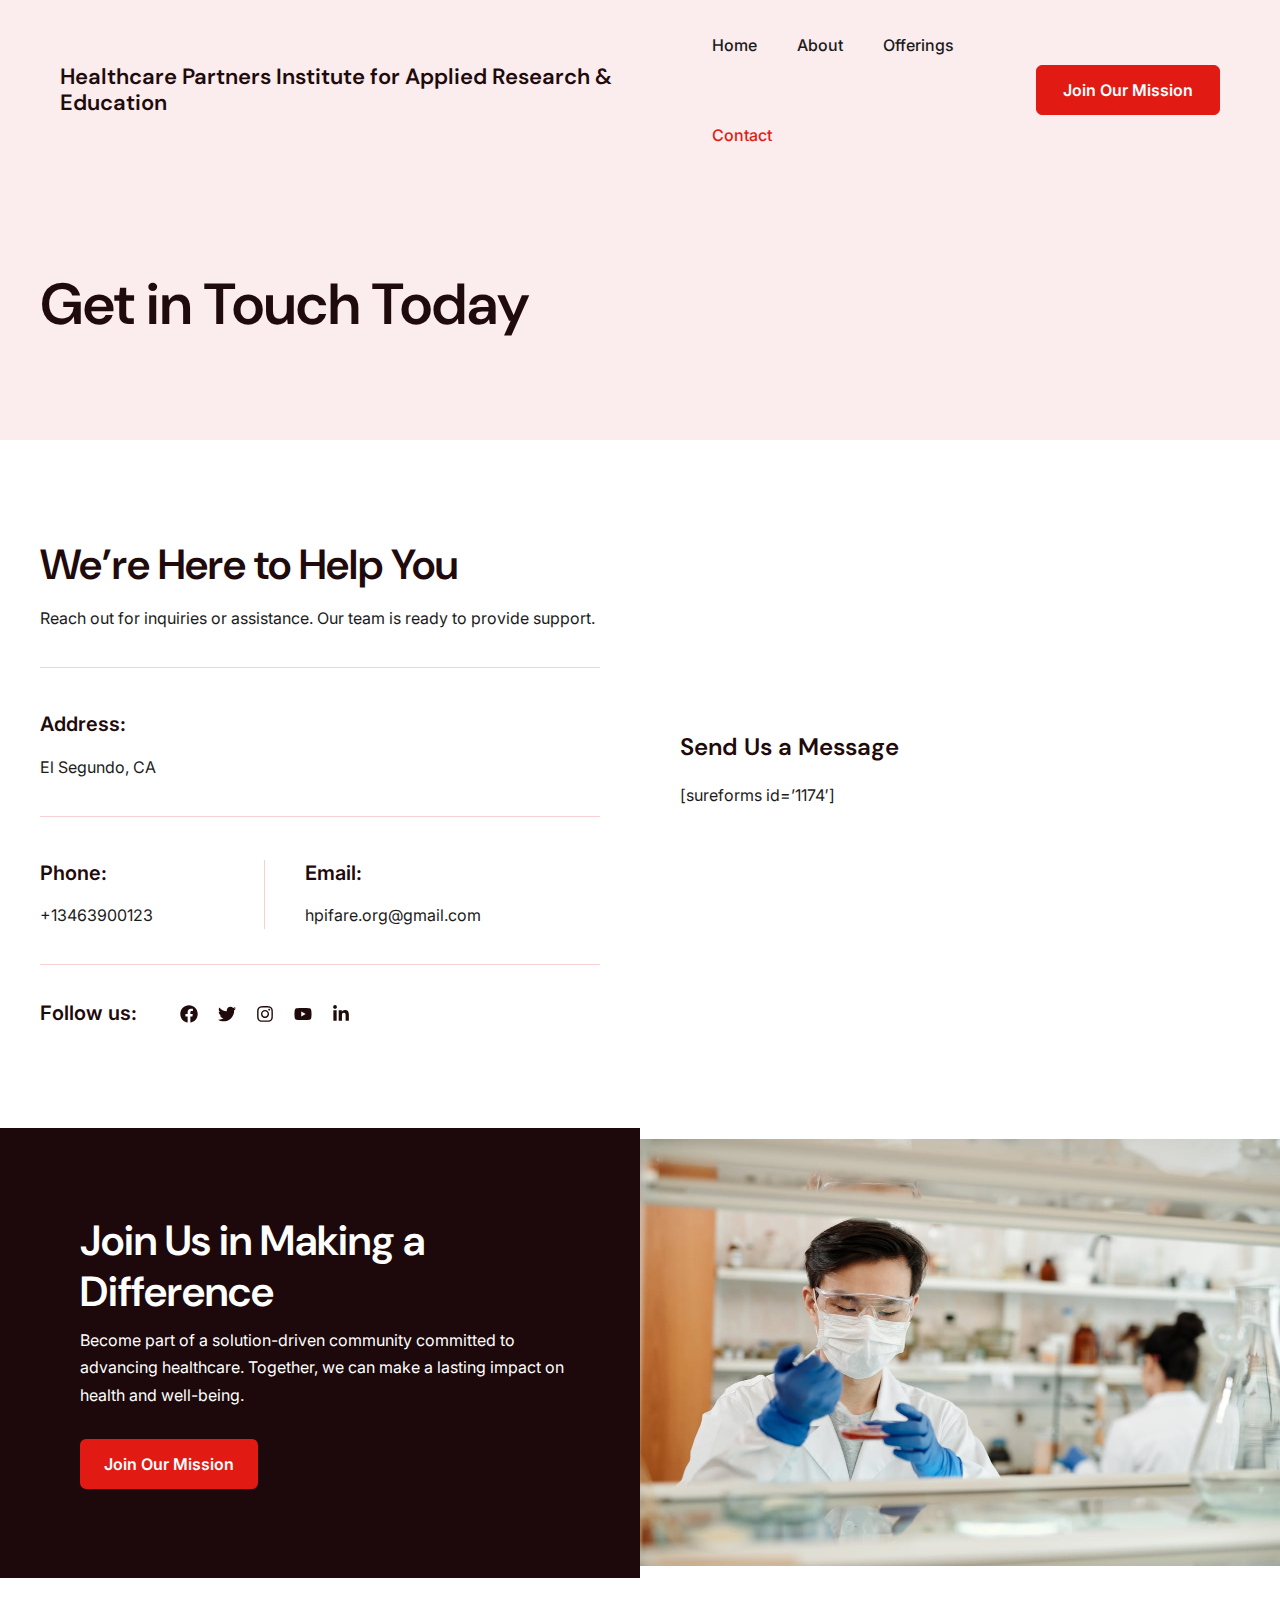
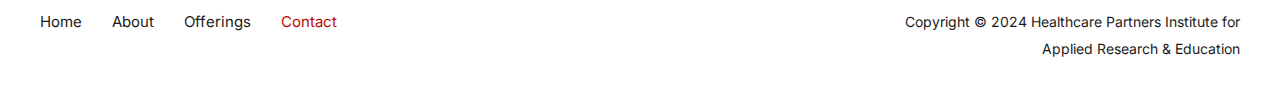
<file: contact/index.html>
<!DOCTYPE html>
<html lang="en-US">
<head>
<meta charset="UTF-8">
<meta name="viewport" content="width=device-width, initial-scale=1">
	<link rel="profile" href="https://gmpg.org/xfn/11"> 
	<title>Contact &#8211; Healthcare Partners Institute for Applied Research &amp; Education</title>
<meta name="robots" content="max-image-preview:large">
	<style>img:is([sizes="auto" i], [sizes^="auto," i]) { contain-intrinsic-size: 3000px 1500px }</style>
	<link rel="dns-prefetch" href="//fonts.googleapis.com">
<link rel="alternate" type="application/rss+xml" title="Healthcare Partners Institute for Applied Research &amp; Education &raquo; Feed" href="./../feed/index.html">
<link rel="alternate" type="application/rss+xml" title="Healthcare Partners Institute for Applied Research &amp; Education &raquo; Comments Feed" href="./../comments/feed/index.html">
<script>
window._wpemojiSettings = {"baseUrl":"https:\/\/s.w.org\/images\/core\/emoji\/15.0.3\/72x72\/","ext":".png","svgUrl":"https:\/\/s.w.org\/images\/core\/emoji\/15.0.3\/svg\/","svgExt":".svg","source":{"concatemoji":".\/\/wp-includes\/js\/wp-emoji-release.min.js?ver=6.7.1"}};
/*! This file is auto-generated */
!function(i,n){var o,s,e;function c(e){try{var t={supportTests:e,timestamp:(new Date).valueOf()};sessionStorage.setItem(o,JSON.stringify(t))}catch(e){}}function p(e,t,n){e.clearRect(0,0,e.canvas.width,e.canvas.height),e.fillText(t,0,0);var t=new Uint32Array(e.getImageData(0,0,e.canvas.width,e.canvas.height).data),r=(e.clearRect(0,0,e.canvas.width,e.canvas.height),e.fillText(n,0,0),new Uint32Array(e.getImageData(0,0,e.canvas.width,e.canvas.height).data));return t.every(function(e,t){return e===r[t]})}function u(e,t,n){switch(t){case"flag":return n(e,"🏳️‍⚧️","🏳️​⚧️")?!1:!n(e,"🇺🇳","🇺​🇳")&&!n(e,"🏴󠁧󠁢󠁥󠁮󠁧󠁿","🏴​󠁧​󠁢​󠁥​󠁮​󠁧​󠁿");case"emoji":return!n(e,"🐦‍⬛","🐦​⬛")}return!1}function f(e,t,n){var r="undefined"!=typeof WorkerGlobalScope&&self instanceof WorkerGlobalScope?new OffscreenCanvas(300,150):i.createElement("canvas"),a=r.getContext("2d",{willReadFrequently:!0}),o=(a.textBaseline="top",a.font="600 32px Arial",{});return e.forEach(function(e){o[e]=t(a,e,n)}),o}function t(e){var t=i.createElement("script");t.src=e,t.defer=!0,i.head.appendChild(t)}"undefined"!=typeof Promise&&(o="wpEmojiSettingsSupports",s=["flag","emoji"],n.supports={everything:!0,everythingExceptFlag:!0},e=new Promise(function(e){i.addEventListener("DOMContentLoaded",e,{once:!0})}),new Promise(function(t){var n=function(){try{var e=JSON.parse(sessionStorage.getItem(o));if("object"==typeof e&&"number"==typeof e.timestamp&&(new Date).valueOf()<e.timestamp+604800&&"object"==typeof e.supportTests)return e.supportTests}catch(e){}return null}();if(!n){if("undefined"!=typeof Worker&&"undefined"!=typeof OffscreenCanvas&&"undefined"!=typeof URL&&URL.createObjectURL&&"undefined"!=typeof Blob)try{var e="postMessage("+f.toString()+"("+[JSON.stringify(s),u.toString(),p.toString()].join(",")+"));",r=new Blob([e],{type:"text/javascript"}),a=new Worker(URL.createObjectURL(r),{name:"wpTestEmojiSupports"});return void(a.onmessage=function(e){c(n=e.data),a.terminate(),t(n)})}catch(e){}c(n=f(s,u,p))}t(n)}).then(function(e){for(var t in e)n.supports[t]=e[t],n.supports.everything=n.supports.everything&&n.supports[t],"flag"!==t&&(n.supports.everythingExceptFlag=n.supports.everythingExceptFlag&&n.supports[t]);n.supports.everythingExceptFlag=n.supports.everythingExceptFlag&&!n.supports.flag,n.DOMReady=!1,n.readyCallback=function(){n.DOMReady=!0}}).then(function(){return e}).then(function(){var e;n.supports.everything||(n.readyCallback(),(e=n.source||{}).concatemoji?t(e.concatemoji):e.wpemoji&&e.twemoji&&(t(e.twemoji),t(e.wpemoji)))}))}((window,document),window._wpemojiSettings);
</script>
<link rel="stylesheet" id="astra-theme-css-css" href="./../wp-content/themes/astra/assets/css/minified/main.min.css?ver=4.8.6" media="all">
<style id="astra-theme-css-inline-css">:root{--ast-post-nav-space:0;--ast-container-default-xlg-padding:3em;--ast-container-default-lg-padding:3em;--ast-container-default-slg-padding:2em;--ast-container-default-md-padding:3em;--ast-container-default-sm-padding:3em;--ast-container-default-xs-padding:2.4em;--ast-container-default-xxs-padding:1.8em;--ast-code-block-background:#ECEFF3;--ast-comment-inputs-background:#F9FAFB;--ast-normal-container-width:1200px;--ast-narrow-container-width:750px;--ast-blog-title-font-weight:normal;--ast-blog-meta-weight:inherit;}html{font-size:100%;}a{color:var(--ast-global-color-2);}a:hover,a:focus{color:var(--ast-global-color-1);}body,button,input,select,textarea,.ast-button,.ast-custom-button{font-family:'Inter',sans-serif;font-weight:400;font-size:16px;font-size:1rem;line-height:var(--ast-body-line-height,1.7em);}blockquote{color:var(--ast-global-color-3);}h1,.entry-content h1,h2,.entry-content h2,h3,.entry-content h3,h4,.entry-content h4,h5,.entry-content h5,h6,.entry-content h6,.site-title,.site-title a{font-family:'DM Sans',sans-serif;font-weight:600;}.ast-site-identity .site-title a{color:var(--ast-global-color-2);}.site-title{font-size:22px;font-size:1.375rem;display:block;}.site-header .site-description{font-size:15px;font-size:0.9375rem;display:none;}.entry-title{font-size:26px;font-size:1.625rem;}.archive .ast-article-post .ast-article-inner,.blog .ast-article-post .ast-article-inner,.archive .ast-article-post .ast-article-inner:hover,.blog .ast-article-post .ast-article-inner:hover{overflow:hidden;}h1,.entry-content h1{font-size:58px;font-size:3.625rem;font-weight:600;font-family:'DM Sans',sans-serif;line-height:1.2em;}h2,.entry-content h2{font-size:42px;font-size:2.625rem;font-weight:600;font-family:'DM Sans',sans-serif;line-height:1.2em;}h3,.entry-content h3{font-size:24px;font-size:1.5rem;font-weight:600;font-family:'DM Sans',sans-serif;line-height:1.2em;}h4,.entry-content h4{font-size:22px;font-size:1.375rem;line-height:1.2em;font-weight:600;font-family:'DM Sans',sans-serif;}h5,.entry-content h5{font-size:20px;font-size:1.25rem;line-height:1.2em;font-weight:600;font-family:'DM Sans',sans-serif;}h6,.entry-content h6{font-size:16px;font-size:1rem;line-height:1.1em;font-weight:normal;font-family:'Inter',sans-serif;}::selection{background-color:var(--ast-global-color-0);color:#ffffff;}body,h1,.entry-title a,.entry-content h1,h2,.entry-content h2,h3,.entry-content h3,h4,.entry-content h4,h5,.entry-content h5,h6,.entry-content h6{color:var(--ast-global-color-3);}.tagcloud a:hover,.tagcloud a:focus,.tagcloud a.current-item{color:#ffffff;border-color:var(--ast-global-color-2);background-color:var(--ast-global-color-2);}input:focus,input[type="text"]:focus,input[type="email"]:focus,input[type="url"]:focus,input[type="password"]:focus,input[type="reset"]:focus,input[type="search"]:focus,textarea:focus{border-color:var(--ast-global-color-2);}input[type="radio"]:checked,input[type=reset],input[type="checkbox"]:checked,input[type="checkbox"]:hover:checked,input[type="checkbox"]:focus:checked,input[type=range]::-webkit-slider-thumb{border-color:var(--ast-global-color-2);background-color:var(--ast-global-color-2);box-shadow:none;}.site-footer a:hover + .post-count,.site-footer a:focus + .post-count{background:var(--ast-global-color-2);border-color:var(--ast-global-color-2);}.single .nav-links .nav-previous,.single .nav-links .nav-next{color:var(--ast-global-color-2);}.entry-meta,.entry-meta *{line-height:1.45;color:var(--ast-global-color-2);}.entry-meta a:not(.ast-button):hover,.entry-meta a:not(.ast-button):hover *,.entry-meta a:not(.ast-button):focus,.entry-meta a:not(.ast-button):focus *,.page-links > .page-link,.page-links .page-link:hover,.post-navigation a:hover{color:var(--ast-global-color-1);}#cat option,.secondary .calendar_wrap thead a,.secondary .calendar_wrap thead a:visited{color:var(--ast-global-color-2);}.secondary .calendar_wrap #today,.ast-progress-val span{background:var(--ast-global-color-2);}.secondary a:hover + .post-count,.secondary a:focus + .post-count{background:var(--ast-global-color-2);border-color:var(--ast-global-color-2);}.calendar_wrap #today > a{color:#ffffff;}.page-links .page-link,.single .post-navigation a{color:var(--ast-global-color-2);}.ast-search-menu-icon .search-form button.search-submit{padding:0 4px;}.ast-search-menu-icon form.search-form{padding-right:0;}.ast-search-menu-icon.slide-search input.search-field{width:0;}.ast-header-search .ast-search-menu-icon.ast-dropdown-active .search-form,.ast-header-search .ast-search-menu-icon.ast-dropdown-active .search-field:focus{transition:all 0.2s;}.search-form input.search-field:focus{outline:none;}.ast-archive-title{color:var(--ast-global-color-2);}.widget-title,.widget .wp-block-heading{font-size:22px;font-size:1.375rem;color:var(--ast-global-color-2);}.ast-single-post .entry-content a,.ast-comment-content a:not(.ast-comment-edit-reply-wrap a){text-decoration:underline;}.ast-single-post .wp-block-button .wp-block-button__link,.ast-single-post .elementor-button-wrapper .elementor-button,.ast-single-post .entry-content .uagb-tab a,.ast-single-post .entry-content .uagb-ifb-cta a,.ast-single-post .entry-content .wp-block-uagb-buttons a,.ast-single-post .entry-content .uabb-module-content a,.ast-single-post .entry-content .uagb-post-grid a,.ast-single-post .entry-content .uagb-timeline a,.ast-single-post .entry-content .uagb-toc__wrap a,.ast-single-post .entry-content .uagb-taxomony-box a,.ast-single-post .entry-content .woocommerce a,.entry-content .wp-block-latest-posts > li > a,.ast-single-post .entry-content .wp-block-file__button,li.ast-post-filter-single,.ast-single-post .wp-block-buttons .wp-block-button.is-style-outline .wp-block-button__link,.ast-single-post .ast-comment-content .comment-reply-link,.ast-single-post .ast-comment-content .comment-edit-link{text-decoration:none;}.ast-search-menu-icon.slide-search a:focus-visible:focus-visible,.astra-search-icon:focus-visible,#close:focus-visible,a:focus-visible,.ast-menu-toggle:focus-visible,.site .skip-link:focus-visible,.wp-block-loginout input:focus-visible,.wp-block-search.wp-block-search__button-inside .wp-block-search__inside-wrapper,.ast-header-navigation-arrow:focus-visible,.woocommerce .wc-proceed-to-checkout > .checkout-button:focus-visible,.woocommerce .woocommerce-MyAccount-navigation ul li a:focus-visible,.ast-orders-table__row .ast-orders-table__cell:focus-visible,.woocommerce .woocommerce-order-details .order-again > .button:focus-visible,.woocommerce .woocommerce-message a.button.wc-forward:focus-visible,.woocommerce #minus_qty:focus-visible,.woocommerce #plus_qty:focus-visible,a#ast-apply-coupon:focus-visible,.woocommerce .woocommerce-info a:focus-visible,.woocommerce .astra-shop-summary-wrap a:focus-visible,.woocommerce a.wc-forward:focus-visible,#ast-apply-coupon:focus-visible,.woocommerce-js .woocommerce-mini-cart-item a.remove:focus-visible,#close:focus-visible,.button.search-submit:focus-visible,#search_submit:focus,.normal-search:focus-visible,.ast-header-account-wrap:focus-visible,.woocommerce .ast-on-card-button.ast-quick-view-trigger:focus{outline-style:dotted;outline-color:inherit;outline-width:thin;}input:focus,input[type="text"]:focus,input[type="email"]:focus,input[type="url"]:focus,input[type="password"]:focus,input[type="reset"]:focus,input[type="search"]:focus,input[type="number"]:focus,textarea:focus,.wp-block-search__input:focus,[data-section="section-header-mobile-trigger"] .ast-button-wrap .ast-mobile-menu-trigger-minimal:focus,.ast-mobile-popup-drawer.active .menu-toggle-close:focus,.woocommerce-ordering select.orderby:focus,#ast-scroll-top:focus,#coupon_code:focus,.woocommerce-page #comment:focus,.woocommerce #reviews #respond input#submit:focus,.woocommerce a.add_to_cart_button:focus,.woocommerce .button.single_add_to_cart_button:focus,.woocommerce .woocommerce-cart-form button:focus,.woocommerce .woocommerce-cart-form__cart-item .quantity .qty:focus,.woocommerce .woocommerce-billing-fields .woocommerce-billing-fields__field-wrapper .woocommerce-input-wrapper > .input-text:focus,.woocommerce #order_comments:focus,.woocommerce #place_order:focus,.woocommerce .woocommerce-address-fields .woocommerce-address-fields__field-wrapper .woocommerce-input-wrapper > .input-text:focus,.woocommerce .woocommerce-MyAccount-content form button:focus,.woocommerce .woocommerce-MyAccount-content .woocommerce-EditAccountForm .woocommerce-form-row .woocommerce-Input.input-text:focus,.woocommerce .ast-woocommerce-container .woocommerce-pagination ul.page-numbers li a:focus,body #content .woocommerce form .form-row .select2-container--default .select2-selection--single:focus,#ast-coupon-code:focus,.woocommerce.woocommerce-js .quantity input[type=number]:focus,.woocommerce-js .woocommerce-mini-cart-item .quantity input[type=number]:focus,.woocommerce p#ast-coupon-trigger:focus{border-style:dotted;border-color:inherit;border-width:thin;}input{outline:none;}.ast-logo-title-inline .site-logo-img{padding-right:1em;}body .ast-oembed-container *{position:absolute;top:0;width:100%;height:100%;left:0;}body .wp-block-embed-pocket-casts .ast-oembed-container *{position:unset;}.ast-single-post-featured-section + article {margin-top: 2em;}.site-content .ast-single-post-featured-section img {width: 100%;overflow: hidden;object-fit: cover;}.site > .ast-single-related-posts-container {margin-top: 0;}@media (min-width: 922px) {.ast-desktop .ast-container--narrow {max-width: var(--ast-narrow-container-width);margin: 0 auto;}}@media (max-width:921.9px){#ast-desktop-header{display:none;}}@media (min-width:922px){#ast-mobile-header{display:none;}}.wp-block-buttons.aligncenter{justify-content:center;}@media (max-width:921px){.ast-theme-transparent-header #primary,.ast-theme-transparent-header #secondary{padding:0;}}@media (max-width:921px){.ast-plain-container.ast-no-sidebar #primary{padding:0;}}.ast-plain-container.ast-no-sidebar #primary{margin-top:0;margin-bottom:0;}@media (max-width:921px){.ast-separate-container.ast-single-post.ast-right-sidebar #primary,.ast-separate-container.ast-single-post.ast-left-sidebar #primary,.ast-separate-container.ast-single-post #primary,.ast-plain-container #primary,.ast-narrow-container #primary{margin-top:40px;margin-bottom:20px;}.ast-separate-container.ast-single-post.ast-right-sidebar #primary,.ast-separate-container.ast-single-post.ast-left-sidebar #primary,.ast-separate-container.ast-single-post #primary,.ast-plain-container.ast-single-post #primary,.ast-narrow-container.ast-single-post #primary{margin-top:40px;margin-bottom:20px;}}@media (max-width:544px){.ast-separate-container.ast-single-post.ast-right-sidebar #primary,.ast-separate-container.ast-single-post.ast-left-sidebar #primary,.ast-separate-container.ast-single-post #primary,.ast-plain-container.ast-single-post #primary,.ast-narrow-container.ast-single-post #primary{margin-top:30px;margin-bottom:20px;}}@media (max-width:921px){.ast-separate-container #primary,.ast-narrow-container #primary{padding-top:0px;}}@media (max-width:544px){.ast-separate-container #primary,.ast-narrow-container #primary{padding-top:0px;}}@media (max-width:921px){.ast-separate-container #primary,.ast-narrow-container #primary{padding-bottom:0px;}}@media (max-width:544px){.ast-separate-container #primary,.ast-narrow-container #primary{padding-bottom:0px;}}.wp-block-button.is-style-outline .wp-block-button__link{border-color:var(--ast-global-color-0);}div.wp-block-button.is-style-outline > .wp-block-button__link:not(.has-text-color),div.wp-block-button.wp-block-button__link.is-style-outline:not(.has-text-color){color:var(--ast-global-color-0);}.wp-block-button.is-style-outline .wp-block-button__link:hover,.wp-block-buttons .wp-block-button.is-style-outline .wp-block-button__link:focus,.wp-block-buttons .wp-block-button.is-style-outline > .wp-block-button__link:not(.has-text-color):hover,.wp-block-buttons .wp-block-button.wp-block-button__link.is-style-outline:not(.has-text-color):hover{color:#ffffff;background-color:var(--ast-global-color-1);border-color:var(--ast-global-color-1);}.post-page-numbers.current .page-link,.ast-pagination .page-numbers.current{color:#ffffff;border-color:var(--ast-global-color-0);background-color:var(--ast-global-color-0);}.wp-block-buttons .wp-block-button.is-style-outline .wp-block-button__link.wp-element-button,.ast-outline-button,.wp-block-uagb-buttons-child .uagb-buttons-repeater.ast-outline-button{border-color:var(--ast-global-color-2);border-top-width:1px;border-right-width:1px;border-bottom-width:1px;border-left-width:1px;font-family:inherit;font-weight:600;font-size:16px;font-size:1rem;line-height:1em;padding-top:17px;padding-right:24px;padding-bottom:17px;padding-left:24px;border-top-left-radius:6px;border-top-right-radius:6px;border-bottom-right-radius:6px;border-bottom-left-radius:6px;}.wp-block-buttons .wp-block-button.is-style-outline > .wp-block-button__link:not(.has-text-color),.wp-block-buttons .wp-block-button.wp-block-button__link.is-style-outline:not(.has-text-color),.ast-outline-button{color:var(--ast-global-color-2);}.wp-block-button.is-style-outline .wp-block-button__link:hover,.wp-block-buttons .wp-block-button.is-style-outline .wp-block-button__link:focus,.wp-block-buttons .wp-block-button.is-style-outline > .wp-block-button__link:not(.has-text-color):hover,.wp-block-buttons .wp-block-button.wp-block-button__link.is-style-outline:not(.has-text-color):hover,.ast-outline-button:hover,.ast-outline-button:focus,.wp-block-uagb-buttons-child .uagb-buttons-repeater.ast-outline-button:hover,.wp-block-uagb-buttons-child .uagb-buttons-repeater.ast-outline-button:focus{color:#ffffff;background-color:var(--ast-global-color-1);border-color:var(--ast-global-color-1);}.wp-block-button .wp-block-button__link.wp-element-button.is-style-outline:not(.has-background),.wp-block-button.is-style-outline>.wp-block-button__link.wp-element-button:not(.has-background),.ast-outline-button{background-color:transparent;}.entry-content[data-ast-blocks-layout] > figure{margin-bottom:1em;}h1.widget-title{font-weight:600;}h2.widget-title{font-weight:600;}h3.widget-title{font-weight:600;}#page{display:flex;flex-direction:column;min-height:100vh;}.ast-404-layout-1 h1.page-title{color:var(--ast-global-color-2);}.single .post-navigation a{line-height:1em;height:inherit;}.error-404 .page-sub-title{font-size:1.5rem;font-weight:inherit;}.search .site-content .content-area .search-form{margin-bottom:0;}#page .site-content{flex-grow:1;}.widget{margin-bottom:1.25em;}#secondary li{line-height:1.5em;}#secondary .wp-block-group h2{margin-bottom:0.7em;}#secondary h2{font-size:1.7rem;}.ast-separate-container .ast-article-post,.ast-separate-container .ast-article-single,.ast-separate-container .comment-respond{padding:3em;}.ast-separate-container .ast-article-single .ast-article-single{padding:0;}.ast-article-single .wp-block-post-template-is-layout-grid{padding-left:0;}.ast-separate-container .comments-title,.ast-narrow-container .comments-title{padding:1.5em 2em;}.ast-page-builder-template .comment-form-textarea,.ast-comment-formwrap .ast-grid-common-col{padding:0;}.ast-comment-formwrap{padding:0;display:inline-flex;column-gap:20px;width:100%;margin-left:0;margin-right:0;}.comments-area textarea#comment:focus,.comments-area textarea#comment:active,.comments-area .ast-comment-formwrap input[type="text"]:focus,.comments-area .ast-comment-formwrap input[type="text"]:active {box-shadow:none;outline:none;}.archive.ast-page-builder-template .entry-header{margin-top:2em;}.ast-page-builder-template .ast-comment-formwrap{width:100%;}.entry-title{margin-bottom:0.5em;}.ast-archive-description p{font-size:inherit;font-weight:inherit;line-height:inherit;}.ast-separate-container .ast-comment-list li.depth-1,.hentry{margin-bottom:2em;}@media (min-width:921px){.ast-left-sidebar.ast-page-builder-template #secondary,.archive.ast-right-sidebar.ast-page-builder-template .site-main{padding-left:20px;padding-right:20px;}}@media (max-width:544px){.ast-comment-formwrap.ast-row{column-gap:10px;display:inline-block;}#ast-commentform .ast-grid-common-col{position:relative;width:100%;}}@media (min-width:1201px){.ast-separate-container .ast-article-post,.ast-separate-container .ast-article-single,.ast-separate-container .ast-author-box,.ast-separate-container .ast-404-layout-1,.ast-separate-container .no-results{padding:3em;}}@media (max-width:921px){.ast-separate-container #primary,.ast-separate-container #secondary{padding:1.5em 0;}#primary,#secondary{padding:1.5em 0;margin:0;}.ast-left-sidebar #content > .ast-container{display:flex;flex-direction:column-reverse;width:100%;}}@media (min-width:922px){.ast-separate-container.ast-right-sidebar #primary,.ast-separate-container.ast-left-sidebar #primary{border:0;}.search-no-results.ast-separate-container #primary{margin-bottom:4em;}}.wp-block-button .wp-block-button__link{color:#ffffff;}.wp-block-button .wp-block-button__link:hover,.wp-block-button .wp-block-button__link:focus{color:#ffffff;background-color:var(--ast-global-color-1);border-color:var(--ast-global-color-1);}.wp-block-button .wp-block-button__link,.wp-block-search .wp-block-search__button,body .wp-block-file .wp-block-file__button{border-style:solid;border-top-width:0px;border-right-width:0px;border-left-width:0px;border-bottom-width:0px;border-color:var(--ast-global-color-0);background-color:var(--ast-global-color-0);color:#ffffff;font-family:inherit;font-weight:600;line-height:1em;font-size:16px;font-size:1rem;border-top-left-radius:6px;border-top-right-radius:6px;border-bottom-right-radius:6px;border-bottom-left-radius:6px;padding-top:17px;padding-right:24px;padding-bottom:17px;padding-left:24px;}@media (max-width:921px){.wp-block-button .wp-block-button__link,.wp-block-search .wp-block-search__button,body .wp-block-file .wp-block-file__button{padding-top:17px;padding-right:24px;padding-bottom:17px;padding-left:24px;}}@media (max-width:544px){.wp-block-button .wp-block-button__link,.wp-block-search .wp-block-search__button,body .wp-block-file .wp-block-file__button{padding-top:17px;padding-right:24px;padding-bottom:17px;padding-left:24px;}}.menu-toggle,button,.ast-button,.ast-custom-button,.button,input#submit,input[type="button"],input[type="submit"],input[type="reset"],form[CLASS*="wp-block-search__"].wp-block-search .wp-block-search__inside-wrapper .wp-block-search__button,body .wp-block-file .wp-block-file__button,.search .search-submit,.woocommerce-js a.button,.woocommerce button.button,.woocommerce .woocommerce-message a.button,.woocommerce #respond input#submit.alt,.woocommerce input.button.alt,.woocommerce input.button,.woocommerce input.button:disabled,.woocommerce input.button:disabled[disabled],.woocommerce input.button:disabled:hover,.woocommerce input.button:disabled[disabled]:hover,.woocommerce #respond input#submit,.woocommerce button.button.alt.disabled,.wc-block-grid__products .wc-block-grid__product .wp-block-button__link,.wc-block-grid__product-onsale,[CLASS*="wc-block"] button,.woocommerce-js .astra-cart-drawer .astra-cart-drawer-content .woocommerce-mini-cart__buttons .button:not(.checkout):not(.ast-continue-shopping),.woocommerce-js .astra-cart-drawer .astra-cart-drawer-content .woocommerce-mini-cart__buttons a.checkout,.woocommerce button.button.alt.disabled.wc-variation-selection-needed,[CLASS*="wc-block"] .wc-block-components-button{border-style:solid;border-top-width:0px;border-right-width:0px;border-left-width:0px;border-bottom-width:0px;color:#ffffff;border-color:var(--ast-global-color-0);background-color:var(--ast-global-color-0);padding-top:17px;padding-right:24px;padding-bottom:17px;padding-left:24px;font-family:inherit;font-weight:600;font-size:16px;font-size:1rem;line-height:1em;border-top-left-radius:6px;border-top-right-radius:6px;border-bottom-right-radius:6px;border-bottom-left-radius:6px;}button:focus,.menu-toggle:hover,button:hover,.ast-button:hover,.ast-custom-button:hover .button:hover,.ast-custom-button:hover ,input[type=reset]:hover,input[type=reset]:focus,input#submit:hover,input#submit:focus,input[type="button"]:hover,input[type="button"]:focus,input[type="submit"]:hover,input[type="submit"]:focus,form[CLASS*="wp-block-search__"].wp-block-search .wp-block-search__inside-wrapper .wp-block-search__button:hover,form[CLASS*="wp-block-search__"].wp-block-search .wp-block-search__inside-wrapper .wp-block-search__button:focus,body .wp-block-file .wp-block-file__button:hover,body .wp-block-file .wp-block-file__button:focus,.woocommerce-js a.button:hover,.woocommerce button.button:hover,.woocommerce .woocommerce-message a.button:hover,.woocommerce #respond input#submit:hover,.woocommerce #respond input#submit.alt:hover,.woocommerce input.button.alt:hover,.woocommerce input.button:hover,.woocommerce button.button.alt.disabled:hover,.wc-block-grid__products .wc-block-grid__product .wp-block-button__link:hover,[CLASS*="wc-block"] button:hover,.woocommerce-js .astra-cart-drawer .astra-cart-drawer-content .woocommerce-mini-cart__buttons .button:not(.checkout):not(.ast-continue-shopping):hover,.woocommerce-js .astra-cart-drawer .astra-cart-drawer-content .woocommerce-mini-cart__buttons a.checkout:hover,.woocommerce button.button.alt.disabled.wc-variation-selection-needed:hover,[CLASS*="wc-block"] .wc-block-components-button:hover,[CLASS*="wc-block"] .wc-block-components-button:focus{color:#ffffff;background-color:var(--ast-global-color-1);border-color:var(--ast-global-color-1);}form[CLASS*="wp-block-search__"].wp-block-search .wp-block-search__inside-wrapper .wp-block-search__button.has-icon{padding-top:calc(17px - 3px);padding-right:calc(24px - 3px);padding-bottom:calc(17px - 3px);padding-left:calc(24px - 3px);}@media (max-width:921px){.menu-toggle,button,.ast-button,.ast-custom-button,.button,input#submit,input[type="button"],input[type="submit"],input[type="reset"],form[CLASS*="wp-block-search__"].wp-block-search .wp-block-search__inside-wrapper .wp-block-search__button,body .wp-block-file .wp-block-file__button,.search .search-submit,.woocommerce-js a.button,.woocommerce button.button,.woocommerce .woocommerce-message a.button,.woocommerce #respond input#submit.alt,.woocommerce input.button.alt,.woocommerce input.button,.woocommerce input.button:disabled,.woocommerce input.button:disabled[disabled],.woocommerce input.button:disabled:hover,.woocommerce input.button:disabled[disabled]:hover,.woocommerce #respond input#submit,.woocommerce button.button.alt.disabled,.wc-block-grid__products .wc-block-grid__product .wp-block-button__link,.wc-block-grid__product-onsale,[CLASS*="wc-block"] button,.woocommerce-js .astra-cart-drawer .astra-cart-drawer-content .woocommerce-mini-cart__buttons .button:not(.checkout):not(.ast-continue-shopping),.woocommerce-js .astra-cart-drawer .astra-cart-drawer-content .woocommerce-mini-cart__buttons a.checkout,.woocommerce button.button.alt.disabled.wc-variation-selection-needed,[CLASS*="wc-block"] .wc-block-components-button{padding-top:17px;padding-right:24px;padding-bottom:17px;padding-left:24px;}}@media (max-width:544px){.menu-toggle,button,.ast-button,.ast-custom-button,.button,input#submit,input[type="button"],input[type="submit"],input[type="reset"],form[CLASS*="wp-block-search__"].wp-block-search .wp-block-search__inside-wrapper .wp-block-search__button,body .wp-block-file .wp-block-file__button,.search .search-submit,.woocommerce-js a.button,.woocommerce button.button,.woocommerce .woocommerce-message a.button,.woocommerce #respond input#submit.alt,.woocommerce input.button.alt,.woocommerce input.button,.woocommerce input.button:disabled,.woocommerce input.button:disabled[disabled],.woocommerce input.button:disabled:hover,.woocommerce input.button:disabled[disabled]:hover,.woocommerce #respond input#submit,.woocommerce button.button.alt.disabled,.wc-block-grid__products .wc-block-grid__product .wp-block-button__link,.wc-block-grid__product-onsale,[CLASS*="wc-block"] button,.woocommerce-js .astra-cart-drawer .astra-cart-drawer-content .woocommerce-mini-cart__buttons .button:not(.checkout):not(.ast-continue-shopping),.woocommerce-js .astra-cart-drawer .astra-cart-drawer-content .woocommerce-mini-cart__buttons a.checkout,.woocommerce button.button.alt.disabled.wc-variation-selection-needed,[CLASS*="wc-block"] .wc-block-components-button{padding-top:17px;padding-right:24px;padding-bottom:17px;padding-left:24px;}}@media (max-width:921px){.ast-mobile-header-stack .main-header-bar .ast-search-menu-icon{display:inline-block;}.ast-header-break-point.ast-header-custom-item-outside .ast-mobile-header-stack .main-header-bar .ast-search-icon{margin:0;}.ast-comment-avatar-wrap img{max-width:2.5em;}.ast-comment-meta{padding:0 1.8888em 1.3333em;}.ast-separate-container .ast-comment-list li.depth-1{padding:1.5em 2.14em;}.ast-separate-container .comment-respond{padding:2em 2.14em;}}@media (min-width:544px){.ast-container{max-width:100%;}}@media (max-width:544px){.ast-separate-container .ast-article-post,.ast-separate-container .ast-article-single,.ast-separate-container .comments-title,.ast-separate-container .ast-archive-description{padding:1.5em 1em;}.ast-separate-container #content .ast-container{padding-left:0.54em;padding-right:0.54em;}.ast-separate-container .ast-comment-list .bypostauthor{padding:.5em;}.ast-search-menu-icon.ast-dropdown-active .search-field{width:170px;}} #ast-mobile-header .ast-site-header-cart-li a{pointer-events:none;}.ast-separate-container{background-color:var(--ast-global-color-4);background-image:none;}@media (max-width:921px){.widget-title{font-size:22px;font-size:1.375rem;}body,button,input,select,textarea,.ast-button,.ast-custom-button{font-size:16px;font-size:1rem;}#secondary,#secondary button,#secondary input,#secondary select,#secondary textarea{font-size:16px;font-size:1rem;}.site-title{font-size:22px;font-size:1.375rem;display:block;}.site-header .site-description{display:none;}.entry-title{font-size:24px;font-size:1.5rem;}h1,.entry-content h1{font-size:40px;}h2,.entry-content h2{font-size:32px;}h3,.entry-content h3{font-size:24px;}h4,.entry-content h4{font-size:22px;font-size:1.375rem;}h5,.entry-content h5{font-size:18px;font-size:1.125rem;}h6,.entry-content h6{font-size:16px;font-size:1rem;}body,.ast-separate-container{background-color:var(--ast-global-color-4);background-image:none;}}@media (max-width:544px){.widget-title{font-size:22px;font-size:1.375rem;}body,button,input,select,textarea,.ast-button,.ast-custom-button{font-size:16px;font-size:1rem;}#secondary,#secondary button,#secondary input,#secondary select,#secondary textarea{font-size:16px;font-size:1rem;}.site-title{font-size:20px;font-size:1.25rem;display:block;}.site-header .site-description{display:none;}.entry-title{font-size:24px;font-size:1.5rem;}h1,.entry-content h1{font-size:32px;}h2,.entry-content h2{font-size:26px;}h3,.entry-content h3{font-size:22px;}h4,.entry-content h4{font-size:19px;font-size:1.1875rem;}h5,.entry-content h5{font-size:18px;font-size:1.125rem;}h6,.entry-content h6{font-size:16px;font-size:1rem;}body,.ast-separate-container{background-color:var(--ast-global-color-4);background-image:none;}}@media (max-width:544px){html{font-size:100%;}}@media (min-width:922px){.ast-container{max-width:1240px;}}@media (min-width:922px){.site-content .ast-container{display:flex;}}@media (max-width:921px){.site-content .ast-container{flex-direction:column;}}@media (min-width:922px){.main-header-menu .sub-menu .menu-item.ast-left-align-sub-menu:hover > .sub-menu,.main-header-menu .sub-menu .menu-item.ast-left-align-sub-menu.focus > .sub-menu{margin-left:-0px;}}.entry-content li > p{margin-bottom:0;}.site .comments-area{padding-top:2em;padding-bottom:3em;}.wp-block-file {display: flex;align-items: center;flex-wrap: wrap;justify-content: space-between;}.wp-block-pullquote {border: none;}.wp-block-pullquote blockquote::before {content: "\201D";font-family: "Helvetica",sans-serif;display: flex;transform: rotate( 180deg );font-size: 6rem;font-style: normal;line-height: 1;font-weight: bold;align-items: center;justify-content: center;}.has-text-align-right > blockquote::before {justify-content: flex-start;}.has-text-align-left > blockquote::before {justify-content: flex-end;}figure.wp-block-pullquote.is-style-solid-color blockquote {max-width: 100%;text-align: inherit;}:root {--wp--custom--ast-default-block-top-padding: 100px;--wp--custom--ast-default-block-right-padding: 80px;--wp--custom--ast-default-block-bottom-padding: 100px;--wp--custom--ast-default-block-left-padding: 80px;--wp--custom--ast-container-width: 1200px;--wp--custom--ast-content-width-size: 1200px;--wp--custom--ast-wide-width-size: calc(1200px + var(--wp--custom--ast-default-block-left-padding) + var(--wp--custom--ast-default-block-right-padding));}.ast-narrow-container {--wp--custom--ast-content-width-size: 750px;--wp--custom--ast-wide-width-size: 750px;}@media(max-width: 921px) {:root {--wp--custom--ast-default-block-top-padding: 50px;--wp--custom--ast-default-block-right-padding: 50px;--wp--custom--ast-default-block-bottom-padding: 50px;--wp--custom--ast-default-block-left-padding: 50px;}}@media(max-width: 544px) {:root {--wp--custom--ast-default-block-top-padding: 50px;--wp--custom--ast-default-block-right-padding: 30px;--wp--custom--ast-default-block-bottom-padding: 50px;--wp--custom--ast-default-block-left-padding: 30px;}}.entry-content > .wp-block-group,.entry-content > .wp-block-cover,.entry-content > .wp-block-columns {padding-top: var(--wp--custom--ast-default-block-top-padding);padding-right: var(--wp--custom--ast-default-block-right-padding);padding-bottom: var(--wp--custom--ast-default-block-bottom-padding);padding-left: var(--wp--custom--ast-default-block-left-padding);}.ast-plain-container.ast-no-sidebar .entry-content > .alignfull,.ast-page-builder-template .ast-no-sidebar .entry-content > .alignfull {margin-left: calc( -50vw + 50%);margin-right: calc( -50vw + 50%);max-width: 100vw;width: 100vw;}.ast-plain-container.ast-no-sidebar .entry-content .alignfull .alignfull,.ast-page-builder-template.ast-no-sidebar .entry-content .alignfull .alignfull,.ast-plain-container.ast-no-sidebar .entry-content .alignfull .alignwide,.ast-page-builder-template.ast-no-sidebar .entry-content .alignfull .alignwide,.ast-plain-container.ast-no-sidebar .entry-content .alignwide .alignfull,.ast-page-builder-template.ast-no-sidebar .entry-content .alignwide .alignfull,.ast-plain-container.ast-no-sidebar .entry-content .alignwide .alignwide,.ast-page-builder-template.ast-no-sidebar .entry-content .alignwide .alignwide,.ast-plain-container.ast-no-sidebar .entry-content .wp-block-column .alignfull,.ast-page-builder-template.ast-no-sidebar .entry-content .wp-block-column .alignfull,.ast-plain-container.ast-no-sidebar .entry-content .wp-block-column .alignwide,.ast-page-builder-template.ast-no-sidebar .entry-content .wp-block-column .alignwide {margin-left: auto;margin-right: auto;width: 100%;}[data-ast-blocks-layout] .wp-block-separator:not(.is-style-dots) {height: 0;}[data-ast-blocks-layout] .wp-block-separator {margin: 20px auto;}[data-ast-blocks-layout] .wp-block-separator:not(.is-style-wide):not(.is-style-dots) {max-width: 100px;}[data-ast-blocks-layout] .wp-block-separator.has-background {padding: 0;}.entry-content[data-ast-blocks-layout] > * {max-width: var(--wp--custom--ast-content-width-size);margin-left: auto;margin-right: auto;}.entry-content[data-ast-blocks-layout] > .alignwide {max-width: var(--wp--custom--ast-wide-width-size);}.entry-content[data-ast-blocks-layout] .alignfull {max-width: none;}.ast-full-width-layout .entry-content[data-ast-blocks-layout] .is-layout-constrained.wp-block-cover-is-layout-constrained > *,.ast-full-width-layout .entry-content[data-ast-blocks-layout] .is-layout-constrained.wp-block-group-is-layout-constrained > * {max-width: var(--wp--custom--ast-content-width-size);margin-left: auto;margin-right: auto;}.entry-content .wp-block-columns {margin-bottom: 0;}blockquote {margin: 1.5em;border-color: rgba(0,0,0,0.05);}.wp-block-quote:not(.has-text-align-right):not(.has-text-align-center) {border-left: 5px solid rgba(0,0,0,0.05);}.has-text-align-right > blockquote,blockquote.has-text-align-right {border-right: 5px solid rgba(0,0,0,0.05);}.has-text-align-left > blockquote,blockquote.has-text-align-left {border-left: 5px solid rgba(0,0,0,0.05);}.wp-block-site-tagline,.wp-block-latest-posts .read-more {margin-top: 15px;}.wp-block-loginout p label {display: block;}.wp-block-loginout p:not(.login-remember):not(.login-submit) input {width: 100%;}.wp-block-loginout input:focus {border-color: transparent;}.wp-block-loginout input:focus {outline: thin dotted;}.entry-content .wp-block-media-text .wp-block-media-text__content {padding: 0 0 0 8%;}.entry-content .wp-block-media-text.has-media-on-the-right .wp-block-media-text__content {padding: 0 8% 0 0;}.entry-content .wp-block-media-text.has-background .wp-block-media-text__content {padding: 8%;}.entry-content .wp-block-cover:not([class*="background-color"]) .wp-block-cover__inner-container,.entry-content .wp-block-cover:not([class*="background-color"]) .wp-block-cover-image-text,.entry-content .wp-block-cover:not([class*="background-color"]) .wp-block-cover-text,.entry-content .wp-block-cover-image:not([class*="background-color"]) .wp-block-cover__inner-container,.entry-content .wp-block-cover-image:not([class*="background-color"]) .wp-block-cover-image-text,.entry-content .wp-block-cover-image:not([class*="background-color"]) .wp-block-cover-text {color: var(--ast-global-color-5);}.wp-block-loginout .login-remember input {width: 1.1rem;height: 1.1rem;margin: 0 5px 4px 0;vertical-align: middle;}.wp-block-latest-posts > li > *:first-child,.wp-block-latest-posts:not(.is-grid) > li:first-child {margin-top: 0;}.entry-content > .wp-block-buttons,.entry-content > .wp-block-uagb-buttons {margin-bottom: 1.5em;}.wp-block-search__inside-wrapper .wp-block-search__input {padding: 0 10px;color: var(--ast-global-color-3);background: var(--ast-global-color-5);border-color: var(--ast-border-color);}.wp-block-latest-posts .read-more {margin-bottom: 1.5em;}.wp-block-search__no-button .wp-block-search__inside-wrapper .wp-block-search__input {padding-top: 5px;padding-bottom: 5px;}.wp-block-latest-posts .wp-block-latest-posts__post-date,.wp-block-latest-posts .wp-block-latest-posts__post-author {font-size: 1rem;}.wp-block-latest-posts > li > *,.wp-block-latest-posts:not(.is-grid) > li {margin-top: 12px;margin-bottom: 12px;}.ast-page-builder-template .entry-content[data-ast-blocks-layout] > *,.ast-page-builder-template .entry-content[data-ast-blocks-layout] > .alignfull > * {max-width: none;}.ast-page-builder-template .entry-content[data-ast-blocks-layout] > .alignwide > * {max-width: var(--wp--custom--ast-wide-width-size);}.ast-page-builder-template .entry-content[data-ast-blocks-layout] > .inherit-container-width > *,.ast-page-builder-template .entry-content[data-ast-blocks-layout] > * > *,.entry-content[data-ast-blocks-layout] > .wp-block-cover .wp-block-cover__inner-container {max-width: var(--wp--custom--ast-content-width-size) ;margin-left: auto;margin-right: auto;}.entry-content[data-ast-blocks-layout] .wp-block-cover:not(.alignleft):not(.alignright) {width: auto;}@media(max-width: 1200px) {.ast-separate-container .entry-content > .alignfull,.ast-separate-container .entry-content[data-ast-blocks-layout] > .alignwide,.ast-plain-container .entry-content[data-ast-blocks-layout] > .alignwide,.ast-plain-container .entry-content .alignfull {margin-left: calc(-1 * min(var(--ast-container-default-xlg-padding),20px)) ;margin-right: calc(-1 * min(var(--ast-container-default-xlg-padding),20px));}}@media(min-width: 1201px) {.ast-separate-container .entry-content > .alignfull {margin-left: calc(-1 * var(--ast-container-default-xlg-padding) );margin-right: calc(-1 * var(--ast-container-default-xlg-padding) );}.ast-separate-container .entry-content[data-ast-blocks-layout] > .alignwide,.ast-plain-container .entry-content[data-ast-blocks-layout] > .alignwide {margin-left: calc(-1 * var(--wp--custom--ast-default-block-left-padding) );margin-right: calc(-1 * var(--wp--custom--ast-default-block-right-padding) );}}@media(min-width: 921px) {.ast-separate-container .entry-content .wp-block-group.alignwide:not(.inherit-container-width) > :where(:not(.alignleft):not(.alignright)),.ast-plain-container .entry-content .wp-block-group.alignwide:not(.inherit-container-width) > :where(:not(.alignleft):not(.alignright)) {max-width: calc( var(--wp--custom--ast-content-width-size) + 80px );}.ast-plain-container.ast-right-sidebar .entry-content[data-ast-blocks-layout] .alignfull,.ast-plain-container.ast-left-sidebar .entry-content[data-ast-blocks-layout] .alignfull {margin-left: -60px;margin-right: -60px;}}@media(min-width: 544px) {.entry-content > .alignleft {margin-right: 20px;}.entry-content > .alignright {margin-left: 20px;}}@media (max-width:544px){.wp-block-columns .wp-block-column:not(:last-child){margin-bottom:20px;}.wp-block-latest-posts{margin:0;}}@media( max-width: 600px ) {.entry-content .wp-block-media-text .wp-block-media-text__content,.entry-content .wp-block-media-text.has-media-on-the-right .wp-block-media-text__content {padding: 8% 0 0;}.entry-content .wp-block-media-text.has-background .wp-block-media-text__content {padding: 8%;}}.ast-narrow-container .site-content .wp-block-uagb-image--align-full .wp-block-uagb-image__figure {max-width: 100%;margin-left: auto;margin-right: auto;}.entry-content ul,.entry-content ol {padding: revert;margin: revert;}:root .has-ast-global-color-0-color{color:var(--ast-global-color-0);}:root .has-ast-global-color-0-background-color{background-color:var(--ast-global-color-0);}:root .wp-block-button .has-ast-global-color-0-color{color:var(--ast-global-color-0);}:root .wp-block-button .has-ast-global-color-0-background-color{background-color:var(--ast-global-color-0);}:root .has-ast-global-color-1-color{color:var(--ast-global-color-1);}:root .has-ast-global-color-1-background-color{background-color:var(--ast-global-color-1);}:root .wp-block-button .has-ast-global-color-1-color{color:var(--ast-global-color-1);}:root .wp-block-button .has-ast-global-color-1-background-color{background-color:var(--ast-global-color-1);}:root .has-ast-global-color-2-color{color:var(--ast-global-color-2);}:root .has-ast-global-color-2-background-color{background-color:var(--ast-global-color-2);}:root .wp-block-button .has-ast-global-color-2-color{color:var(--ast-global-color-2);}:root .wp-block-button .has-ast-global-color-2-background-color{background-color:var(--ast-global-color-2);}:root .has-ast-global-color-3-color{color:var(--ast-global-color-3);}:root .has-ast-global-color-3-background-color{background-color:var(--ast-global-color-3);}:root .wp-block-button .has-ast-global-color-3-color{color:var(--ast-global-color-3);}:root .wp-block-button .has-ast-global-color-3-background-color{background-color:var(--ast-global-color-3);}:root .has-ast-global-color-4-color{color:var(--ast-global-color-4);}:root .has-ast-global-color-4-background-color{background-color:var(--ast-global-color-4);}:root .wp-block-button .has-ast-global-color-4-color{color:var(--ast-global-color-4);}:root .wp-block-button .has-ast-global-color-4-background-color{background-color:var(--ast-global-color-4);}:root .has-ast-global-color-5-color{color:var(--ast-global-color-5);}:root .has-ast-global-color-5-background-color{background-color:var(--ast-global-color-5);}:root .wp-block-button .has-ast-global-color-5-color{color:var(--ast-global-color-5);}:root .wp-block-button .has-ast-global-color-5-background-color{background-color:var(--ast-global-color-5);}:root .has-ast-global-color-6-color{color:var(--ast-global-color-6);}:root .has-ast-global-color-6-background-color{background-color:var(--ast-global-color-6);}:root .wp-block-button .has-ast-global-color-6-color{color:var(--ast-global-color-6);}:root .wp-block-button .has-ast-global-color-6-background-color{background-color:var(--ast-global-color-6);}:root .has-ast-global-color-7-color{color:var(--ast-global-color-7);}:root .has-ast-global-color-7-background-color{background-color:var(--ast-global-color-7);}:root .wp-block-button .has-ast-global-color-7-color{color:var(--ast-global-color-7);}:root .wp-block-button .has-ast-global-color-7-background-color{background-color:var(--ast-global-color-7);}:root .has-ast-global-color-8-color{color:var(--ast-global-color-8);}:root .has-ast-global-color-8-background-color{background-color:var(--ast-global-color-8);}:root .wp-block-button .has-ast-global-color-8-color{color:var(--ast-global-color-8);}:root .wp-block-button .has-ast-global-color-8-background-color{background-color:var(--ast-global-color-8);}:root{--ast-global-color-0:#E11B14;--ast-global-color-1:#C00802;--ast-global-color-2:#1F0A0C;--ast-global-color-3:#1C1B1B;--ast-global-color-4:#FBECED;--ast-global-color-5:#FFFFFF;--ast-global-color-6:#F7D0D1;--ast-global-color-7:#1D090B;--ast-global-color-8:#222222;}:root {--ast-border-color : var(--ast-global-color-6);}.site .site-content #primary{margin-top:0px;margin-bottom:0px;margin-left:0px;margin-right:0px;}.site .site-content #primary .ast-article-single,.ast-separate-container .site-content #secondary .widget{padding-top:0px;padding-bottom:0px;padding-left:0px;padding-right:0px;}@media (max-width:921px){.site .site-content #primary{margin-top:0px;margin-bottom:0px;margin-left:0px;margin-right:0px;}.site .site-content #primary .ast-article-single,.ast-separate-container .site-content #secondary .widget{padding-top:0px;padding-bottom:0px;padding-left:0px;padding-right:0px;}}@media (max-width:544px){.site .site-content #primary{margin-top:0px;margin-bottom:0px;margin-left:0px;margin-right:0px;}.site .site-content #primary .ast-article-single,.ast-separate-container .site-content #secondary .widget{padding-top:0px;padding-bottom:0px;padding-left:0px;padding-right:0px;}}.ast-single-entry-banner {-js-display: flex;display: flex;flex-direction: column;justify-content: center;text-align: center;position: relative;background: #eeeeee;}.ast-single-entry-banner[data-banner-layout="layout-1"] {max-width: 1200px;background: inherit;padding: 20px 0;}.ast-single-entry-banner[data-banner-width-type="custom"] {margin: 0 auto;width: 100%;}.ast-single-entry-banner + .site-content .entry-header {margin-bottom: 0;}.site .ast-author-avatar {--ast-author-avatar-size: ;}a.ast-underline-text {text-decoration: underline;}.ast-container > .ast-terms-link {position: relative;display: block;}a.ast-button.ast-badge-tax {padding: 4px 8px;border-radius: 3px;font-size: inherit;}header.entry-header:not(.related-entry-header) .entry-title{font-weight:600;font-size:32px;font-size:2rem;}header.entry-header:not(.related-entry-header) > *:not(:last-child){margin-bottom:10px;}.ast-archive-entry-banner {-js-display: flex;display: flex;flex-direction: column;justify-content: center;text-align: center;position: relative;background: #eeeeee;}.ast-archive-entry-banner[data-banner-width-type="custom"] {margin: 0 auto;width: 100%;}.ast-archive-entry-banner[data-banner-layout="layout-1"] {background: inherit;padding: 20px 0;text-align: left;}body.archive .ast-archive-description{max-width:1200px;width:100%;text-align:left;padding-top:3em;padding-right:3em;padding-bottom:3em;padding-left:3em;}body.archive .ast-archive-description .ast-archive-title,body.archive .ast-archive-description .ast-archive-title *{font-weight:600;font-size:32px;font-size:2rem;}body.archive .ast-archive-description > *:not(:last-child){margin-bottom:10px;}@media (max-width:921px){body.archive .ast-archive-description{text-align:left;}}@media (max-width:544px){body.archive .ast-archive-description{text-align:left;}}.ast-breadcrumbs .trail-browse,.ast-breadcrumbs .trail-items,.ast-breadcrumbs .trail-items li{display:inline-block;margin:0;padding:0;border:none;background:inherit;text-indent:0;text-decoration:none;}.ast-breadcrumbs .trail-browse{font-size:inherit;font-style:inherit;font-weight:inherit;color:inherit;}.ast-breadcrumbs .trail-items{list-style:none;}.trail-items li::after{padding:0 0.3em;content:"\00bb";}.trail-items li:last-of-type::after{display:none;}h1,.entry-content h1,h2,.entry-content h2,h3,.entry-content h3,h4,.entry-content h4,h5,.entry-content h5,h6,.entry-content h6{color:var(--ast-global-color-2);}.entry-title a{color:var(--ast-global-color-2);}@media (max-width:921px){.ast-builder-grid-row-container.ast-builder-grid-row-tablet-3-firstrow .ast-builder-grid-row > *:first-child,.ast-builder-grid-row-container.ast-builder-grid-row-tablet-3-lastrow .ast-builder-grid-row > *:last-child{grid-column:1 / -1;}}@media (max-width:544px){.ast-builder-grid-row-container.ast-builder-grid-row-mobile-3-firstrow .ast-builder-grid-row > *:first-child,.ast-builder-grid-row-container.ast-builder-grid-row-mobile-3-lastrow .ast-builder-grid-row > *:last-child{grid-column:1 / -1;}}.ast-builder-layout-element .ast-site-identity{margin-top:0px;margin-bottom:0px;margin-left:0px;margin-right:0px;}.ast-builder-layout-element[data-section="title_tagline"]{display:flex;}@media (max-width:921px){.ast-header-break-point .ast-builder-layout-element[data-section="title_tagline"]{display:flex;}}@media (max-width:544px){.ast-header-break-point .ast-builder-layout-element[data-section="title_tagline"]{display:flex;}}[data-section*="section-hb-button-"] .menu-link{display:none;}.ast-header-button-1[data-section*="section-hb-button-"] .ast-builder-button-wrap .ast-custom-button{font-size:16px;font-size:1rem;}.ast-header-button-1 .ast-custom-button{color:#ffffff;background:var(--ast-global-color-0);border-color:var(--ast-global-color-0);border-top-width:1px;border-bottom-width:1px;border-left-width:1px;border-right-width:1px;}.ast-header-button-1 .ast-custom-button:hover{color:#ffffff;background:var(--ast-global-color-1);border-color:var(--ast-global-color-1);}.ast-header-button-1[data-section*="section-hb-button-"] .ast-builder-button-wrap .ast-custom-button{padding-top:16px;padding-bottom:16px;padding-left:26px;padding-right:26px;}.ast-header-button-1[data-section="section-hb-button-1"]{display:flex;}@media (max-width:921px){.ast-header-break-point .ast-header-button-1[data-section="section-hb-button-1"]{display:flex;}}@media (max-width:544px){.ast-header-break-point .ast-header-button-1[data-section="section-hb-button-1"]{display:flex;}}.ast-builder-menu-1{font-family:inherit;font-weight:500;}.ast-builder-menu-1 .menu-item > .menu-link{font-size:16px;font-size:1rem;color:var(--ast-global-color-3);padding-left:20px;padding-right:20px;}.ast-builder-menu-1 .menu-item > .ast-menu-toggle{color:var(--ast-global-color-3);}.ast-builder-menu-1 .menu-item:hover > .menu-link,.ast-builder-menu-1 .inline-on-mobile .menu-item:hover > .ast-menu-toggle{color:var(--ast-global-color-1);}.ast-builder-menu-1 .menu-item:hover > .ast-menu-toggle{color:var(--ast-global-color-1);}.ast-builder-menu-1 .menu-item.current-menu-item > .menu-link,.ast-builder-menu-1 .inline-on-mobile .menu-item.current-menu-item > .ast-menu-toggle,.ast-builder-menu-1 .current-menu-ancestor > .menu-link{color:var(--ast-global-color-0);}.ast-builder-menu-1 .menu-item.current-menu-item > .ast-menu-toggle{color:var(--ast-global-color-0);}.ast-builder-menu-1 .sub-menu,.ast-builder-menu-1 .inline-on-mobile .sub-menu{border-top-width:2px;border-bottom-width:0px;border-right-width:0px;border-left-width:0px;border-color:var(--ast-global-color-0);border-style:solid;}.ast-builder-menu-1 .sub-menu .sub-menu{top:-2px;}.ast-builder-menu-1 .main-header-menu > .menu-item > .sub-menu,.ast-builder-menu-1 .main-header-menu > .menu-item > .astra-full-megamenu-wrapper{margin-top:0px;}.ast-desktop .ast-builder-menu-1 .main-header-menu > .menu-item > .sub-menu:before,.ast-desktop .ast-builder-menu-1 .main-header-menu > .menu-item > .astra-full-megamenu-wrapper:before{height:calc( 0px + 2px + 5px );}.ast-builder-menu-1 .menu-item.menu-item-has-children > .ast-menu-toggle{right:calc( 20px - 0.907em );}.ast-builder-menu-1 .main-header-menu,.ast-header-break-point .ast-builder-menu-1 .main-header-menu{margin-top:0px;margin-bottom:0px;margin-left:40px;margin-right:0px;}.ast-desktop .ast-builder-menu-1 .menu-item .sub-menu .menu-link{border-style:none;}@media (max-width:921px){.ast-header-break-point .ast-builder-menu-1 .menu-item.menu-item-has-children > .ast-menu-toggle{top:0;}.ast-builder-menu-1 .inline-on-mobile .menu-item.menu-item-has-children > .ast-menu-toggle{right:-15px;}.ast-builder-menu-1 .menu-item-has-children > .menu-link:after{content:unset;}.ast-builder-menu-1 .main-header-menu > .menu-item > .sub-menu,.ast-builder-menu-1 .main-header-menu > .menu-item > .astra-full-megamenu-wrapper{margin-top:0;}}@media (max-width:544px){.ast-header-break-point .ast-builder-menu-1 .menu-item.menu-item-has-children > .ast-menu-toggle{top:0;}.ast-builder-menu-1 .main-header-menu > .menu-item > .sub-menu,.ast-builder-menu-1 .main-header-menu > .menu-item > .astra-full-megamenu-wrapper{margin-top:0;}}.ast-builder-menu-1{display:flex;}@media (max-width:921px){.ast-header-break-point .ast-builder-menu-1{display:flex;}}@media (max-width:544px){.ast-header-break-point .ast-builder-menu-1{display:flex;}}.ast-footer-copyright{text-align:right;}.ast-footer-copyright {color:var(--ast-global-color-3);}@media (max-width:921px){.ast-footer-copyright{text-align:right;}}@media (max-width:544px){.ast-footer-copyright{text-align:center;}}.ast-footer-copyright {font-size:14px;font-size:0.875rem;}.ast-footer-copyright.ast-builder-layout-element{display:flex;}@media (max-width:921px){.ast-header-break-point .ast-footer-copyright.ast-builder-layout-element{display:flex;}}@media (max-width:544px){.ast-header-break-point .ast-footer-copyright.ast-builder-layout-element{display:flex;}}.site-footer{background-color:var(--ast-global-color-5);background-image:none;}.ast-hfb-header .site-footer{padding-top:0px;padding-bottom:0px;padding-left:0px;padding-right:0px;}@media (max-width:921px){.ast-hfb-header .site-footer{padding-left:0px;padding-right:0px;}}@media (max-width:544px){.ast-hfb-header .site-footer{padding-left:0px;padding-right:0px;}}.site-primary-footer-wrap{padding-top:45px;padding-bottom:45px;}.site-primary-footer-wrap[data-section="section-primary-footer-builder"]{background-image:none;}.site-primary-footer-wrap[data-section="section-primary-footer-builder"] .ast-builder-grid-row{max-width:1200px;margin-left:auto;margin-right:auto;}.site-primary-footer-wrap[data-section="section-primary-footer-builder"] .ast-builder-grid-row,.site-primary-footer-wrap[data-section="section-primary-footer-builder"] .site-footer-section{align-items:flex-start;}.site-primary-footer-wrap[data-section="section-primary-footer-builder"].ast-footer-row-inline .site-footer-section{display:flex;margin-bottom:0;}.ast-builder-grid-row-2-lheavy .ast-builder-grid-row{grid-template-columns:2fr 1fr;}@media (max-width:921px){.site-primary-footer-wrap[data-section="section-primary-footer-builder"].ast-footer-row-tablet-inline .site-footer-section{display:flex;margin-bottom:0;}.site-primary-footer-wrap[data-section="section-primary-footer-builder"].ast-footer-row-tablet-stack .site-footer-section{display:block;margin-bottom:10px;}.ast-builder-grid-row-container.ast-builder-grid-row-tablet-2-lheavy .ast-builder-grid-row{grid-template-columns:2fr 1fr;}}@media (max-width:544px){.site-primary-footer-wrap[data-section="section-primary-footer-builder"] .ast-builder-grid-row{grid-column-gap:15px;grid-row-gap:15px;}.site-primary-footer-wrap[data-section="section-primary-footer-builder"].ast-footer-row-mobile-inline .site-footer-section{display:flex;margin-bottom:0;}.site-primary-footer-wrap[data-section="section-primary-footer-builder"].ast-footer-row-mobile-stack .site-footer-section{display:block;margin-bottom:10px;}.ast-builder-grid-row-container.ast-builder-grid-row-mobile-full .ast-builder-grid-row{grid-template-columns:1fr;}}.site-primary-footer-wrap[data-section="section-primary-footer-builder"]{padding-top:30px;padding-bottom:30px;padding-left:40px;padding-right:40px;}@media (max-width:921px){.site-primary-footer-wrap[data-section="section-primary-footer-builder"]{padding-left:32px;padding-right:32px;}}@media (max-width:544px){.site-primary-footer-wrap[data-section="section-primary-footer-builder"]{padding-left:24px;padding-right:24px;}}.site-primary-footer-wrap[data-section="section-primary-footer-builder"]{display:grid;}@media (max-width:921px){.ast-header-break-point .site-primary-footer-wrap[data-section="section-primary-footer-builder"]{display:grid;}}@media (max-width:544px){.ast-header-break-point .site-primary-footer-wrap[data-section="section-primary-footer-builder"]{display:grid;}}.footer-widget-area.widget-area.site-footer-focus-item{width:auto;}.ast-header-break-point .main-header-bar{border-bottom-width:1px;}@media (min-width:922px){.main-header-bar{border-bottom-width:1px;}}.main-header-menu .menu-item, #astra-footer-menu .menu-item, .main-header-bar .ast-masthead-custom-menu-items{-js-display:flex;display:flex;-webkit-box-pack:center;-webkit-justify-content:center;-moz-box-pack:center;-ms-flex-pack:center;justify-content:center;-webkit-box-orient:vertical;-webkit-box-direction:normal;-webkit-flex-direction:column;-moz-box-orient:vertical;-moz-box-direction:normal;-ms-flex-direction:column;flex-direction:column;}.main-header-menu > .menu-item > .menu-link, #astra-footer-menu > .menu-item > .menu-link{height:100%;-webkit-box-align:center;-webkit-align-items:center;-moz-box-align:center;-ms-flex-align:center;align-items:center;-js-display:flex;display:flex;}.ast-header-break-point .main-navigation ul .menu-item .menu-link .icon-arrow:first-of-type svg{top:.2em;margin-top:0px;margin-left:0px;width:.65em;transform:translate(0, -2px) rotateZ(270deg);}.ast-mobile-popup-content .ast-submenu-expanded > .ast-menu-toggle{transform:rotateX(180deg);overflow-y:auto;}@media (min-width:922px){.ast-builder-menu .main-navigation > ul > li:last-child a{margin-right:0;}}.ast-separate-container .ast-article-inner{background-color:var(--ast-global-color-5);background-image:none;}@media (max-width:921px){.ast-separate-container .ast-article-inner{background-color:var(--ast-global-color-5);background-image:none;}}@media (max-width:544px){.ast-separate-container .ast-article-inner{background-color:var(--ast-global-color-5);background-image:none;}}.ast-separate-container .ast-article-single:not(.ast-related-post), .woocommerce.ast-separate-container .ast-woocommerce-container, .ast-separate-container .error-404, .ast-separate-container .no-results, .single.ast-separate-container .site-main .ast-author-meta, .ast-separate-container .related-posts-title-wrapper,.ast-separate-container .comments-count-wrapper, .ast-box-layout.ast-plain-container .site-content,.ast-padded-layout.ast-plain-container .site-content, .ast-separate-container .ast-archive-description, .ast-separate-container .comments-area .comment-respond, .ast-separate-container .comments-area .ast-comment-list li, .ast-separate-container .comments-area .comments-title{background-color:var(--ast-global-color-5);background-image:none;}@media (max-width:921px){.ast-separate-container .ast-article-single:not(.ast-related-post), .woocommerce.ast-separate-container .ast-woocommerce-container, .ast-separate-container .error-404, .ast-separate-container .no-results, .single.ast-separate-container .site-main .ast-author-meta, .ast-separate-container .related-posts-title-wrapper,.ast-separate-container .comments-count-wrapper, .ast-box-layout.ast-plain-container .site-content,.ast-padded-layout.ast-plain-container .site-content, .ast-separate-container .ast-archive-description{background-color:var(--ast-global-color-5);background-image:none;}}@media (max-width:544px){.ast-separate-container .ast-article-single:not(.ast-related-post), .woocommerce.ast-separate-container .ast-woocommerce-container, .ast-separate-container .error-404, .ast-separate-container .no-results, .single.ast-separate-container .site-main .ast-author-meta, .ast-separate-container .related-posts-title-wrapper,.ast-separate-container .comments-count-wrapper, .ast-box-layout.ast-plain-container .site-content,.ast-padded-layout.ast-plain-container .site-content, .ast-separate-container .ast-archive-description{background-color:var(--ast-global-color-5);background-image:none;}}.ast-separate-container.ast-two-container #secondary .widget{background-color:var(--ast-global-color-5);background-image:none;}@media (max-width:921px){.ast-separate-container.ast-two-container #secondary .widget{background-color:var(--ast-global-color-5);background-image:none;}}@media (max-width:544px){.ast-separate-container.ast-two-container #secondary .widget{background-color:var(--ast-global-color-5);background-image:none;}}.ast-plain-container, .ast-page-builder-template{background-color:var(--ast-global-color-5);background-image:none;}@media (max-width:921px){.ast-plain-container, .ast-page-builder-template{background-color:var(--ast-global-color-5);background-image:none;}}@media (max-width:544px){.ast-plain-container, .ast-page-builder-template{background-color:var(--ast-global-color-5);background-image:none;}}
		#ast-scroll-top {
			display: none;
			position: fixed;
			text-align: center;
			cursor: pointer;
			z-index: 99;
			width: 2.1em;
			height: 2.1em;
			line-height: 2.1;
			color: #ffffff;
			border-radius: 2px;
			content: "";
			outline: inherit;
		}
		@media (min-width: 769px) {
			#ast-scroll-top {
				content: "769";
			}
		}
		#ast-scroll-top .ast-icon.icon-arrow svg {
			margin-left: 0px;
			vertical-align: middle;
			transform: translate(0, -20%) rotate(180deg);
			width: 1.6em;
		}
		.ast-scroll-to-top-right {
			right: 30px;
			bottom: 30px;
		}
		.ast-scroll-to-top-left {
			left: 30px;
			bottom: 30px;
		}
	#ast-scroll-top{background-color:var(--ast-global-color-0);font-size:15px;border-top-left-radius:50px;border-top-right-radius:50px;border-bottom-right-radius:50px;border-bottom-left-radius:50px;}@media (max-width:921px){#ast-scroll-top .ast-icon.icon-arrow svg{width:1em;}}.ast-mobile-header-content > *,.ast-desktop-header-content > * {padding: 10px 0;height: auto;}.ast-mobile-header-content > *:first-child,.ast-desktop-header-content > *:first-child {padding-top: 10px;}.ast-mobile-header-content > .ast-builder-menu,.ast-desktop-header-content > .ast-builder-menu {padding-top: 0;}.ast-mobile-header-content > *:last-child,.ast-desktop-header-content > *:last-child {padding-bottom: 0;}.ast-mobile-header-content .ast-search-menu-icon.ast-inline-search label,.ast-desktop-header-content .ast-search-menu-icon.ast-inline-search label {width: 100%;}.ast-desktop-header-content .main-header-bar-navigation .ast-submenu-expanded > .ast-menu-toggle::before {transform: rotateX(180deg);}#ast-desktop-header .ast-desktop-header-content,.ast-mobile-header-content .ast-search-icon,.ast-desktop-header-content .ast-search-icon,.ast-mobile-header-wrap .ast-mobile-header-content,.ast-main-header-nav-open.ast-popup-nav-open .ast-mobile-header-wrap .ast-mobile-header-content,.ast-main-header-nav-open.ast-popup-nav-open .ast-desktop-header-content {display: none;}.ast-main-header-nav-open.ast-header-break-point #ast-desktop-header .ast-desktop-header-content,.ast-main-header-nav-open.ast-header-break-point .ast-mobile-header-wrap .ast-mobile-header-content {display: block;}.ast-desktop .ast-desktop-header-content .astra-menu-animation-slide-up > .menu-item > .sub-menu,.ast-desktop .ast-desktop-header-content .astra-menu-animation-slide-up > .menu-item .menu-item > .sub-menu,.ast-desktop .ast-desktop-header-content .astra-menu-animation-slide-down > .menu-item > .sub-menu,.ast-desktop .ast-desktop-header-content .astra-menu-animation-slide-down > .menu-item .menu-item > .sub-menu,.ast-desktop .ast-desktop-header-content .astra-menu-animation-fade > .menu-item > .sub-menu,.ast-desktop .ast-desktop-header-content .astra-menu-animation-fade > .menu-item .menu-item > .sub-menu {opacity: 1;visibility: visible;}.ast-hfb-header.ast-default-menu-enable.ast-header-break-point .ast-mobile-header-wrap .ast-mobile-header-content .main-header-bar-navigation {width: unset;margin: unset;}.ast-mobile-header-content.content-align-flex-end .main-header-bar-navigation .menu-item-has-children > .ast-menu-toggle,.ast-desktop-header-content.content-align-flex-end .main-header-bar-navigation .menu-item-has-children > .ast-menu-toggle {left: calc( 20px - 0.907em);right: auto;}.ast-mobile-header-content .ast-search-menu-icon,.ast-mobile-header-content .ast-search-menu-icon.slide-search,.ast-desktop-header-content .ast-search-menu-icon,.ast-desktop-header-content .ast-search-menu-icon.slide-search {width: 100%;position: relative;display: block;right: auto;transform: none;}.ast-mobile-header-content .ast-search-menu-icon.slide-search .search-form,.ast-mobile-header-content .ast-search-menu-icon .search-form,.ast-desktop-header-content .ast-search-menu-icon.slide-search .search-form,.ast-desktop-header-content .ast-search-menu-icon .search-form {right: 0;visibility: visible;opacity: 1;position: relative;top: auto;transform: none;padding: 0;display: block;overflow: hidden;}.ast-mobile-header-content .ast-search-menu-icon.ast-inline-search .search-field,.ast-mobile-header-content .ast-search-menu-icon .search-field,.ast-desktop-header-content .ast-search-menu-icon.ast-inline-search .search-field,.ast-desktop-header-content .ast-search-menu-icon .search-field {width: 100%;padding-right: 5.5em;}.ast-mobile-header-content .ast-search-menu-icon .search-submit,.ast-desktop-header-content .ast-search-menu-icon .search-submit {display: block;position: absolute;height: 100%;top: 0;right: 0;padding: 0 1em;border-radius: 0;}.ast-hfb-header.ast-default-menu-enable.ast-header-break-point .ast-mobile-header-wrap .ast-mobile-header-content .main-header-bar-navigation ul .sub-menu .menu-link {padding-left: 30px;}.ast-hfb-header.ast-default-menu-enable.ast-header-break-point .ast-mobile-header-wrap .ast-mobile-header-content .main-header-bar-navigation .sub-menu .menu-item .menu-item .menu-link {padding-left: 40px;}.ast-mobile-popup-drawer.active .ast-mobile-popup-inner{background-color:#ffffff;;}.ast-mobile-header-wrap .ast-mobile-header-content, .ast-desktop-header-content{background-color:#ffffff;;}.ast-mobile-popup-content > *, .ast-mobile-header-content > *, .ast-desktop-popup-content > *, .ast-desktop-header-content > *{padding-top:0px;padding-bottom:0px;}.content-align-flex-start .ast-builder-layout-element{justify-content:flex-start;}.content-align-flex-start .main-header-menu{text-align:left;}.ast-mobile-popup-drawer.active .menu-toggle-close{color:#3a3a3a;}.ast-mobile-header-wrap .ast-primary-header-bar,.ast-primary-header-bar .site-primary-header-wrap{min-height:90px;}.ast-desktop .ast-primary-header-bar .main-header-menu > .menu-item{line-height:90px;}.ast-header-break-point #masthead .ast-mobile-header-wrap .ast-primary-header-bar,.ast-header-break-point #masthead .ast-mobile-header-wrap .ast-below-header-bar,.ast-header-break-point #masthead .ast-mobile-header-wrap .ast-above-header-bar{padding-left:20px;padding-right:20px;}.ast-header-break-point .ast-primary-header-bar{border-bottom-width:0px;border-bottom-color:#eaeaea;border-bottom-style:solid;}@media (min-width:922px){.ast-primary-header-bar{border-bottom-width:0px;border-bottom-color:#eaeaea;border-bottom-style:solid;}}.ast-primary-header-bar{background-color:var(--ast-global-color-4);background-image:none;}@media (max-width:921px){.ast-mobile-header-wrap .ast-primary-header-bar,.ast-primary-header-bar .site-primary-header-wrap{min-height:90px;}}@media (max-width:544px){.ast-mobile-header-wrap .ast-primary-header-bar ,.ast-primary-header-bar .site-primary-header-wrap{min-height:80px;}}.ast-desktop .ast-primary-header-bar.main-header-bar, .ast-header-break-point #masthead .ast-primary-header-bar.main-header-bar{padding-left:40px;padding-right:40px;}@media (max-width:921px){.ast-desktop .ast-primary-header-bar.main-header-bar, .ast-header-break-point #masthead .ast-primary-header-bar.main-header-bar{padding-left:32px;padding-right:32px;margin-top:0px;margin-bottom:0px;margin-left:0px;margin-right:0px;}}@media (max-width:544px){.ast-desktop .ast-primary-header-bar.main-header-bar, .ast-header-break-point #masthead .ast-primary-header-bar.main-header-bar{padding-left:24px;padding-right:24px;margin-top:0px;margin-bottom:0px;margin-left:0px;margin-right:0px;}}.ast-primary-header-bar{display:block;}@media (max-width:921px){.ast-header-break-point .ast-primary-header-bar{display:grid;}}@media (max-width:544px){.ast-header-break-point .ast-primary-header-bar{display:grid;}}.ast-hfb-header .site-header{margin-top:0px;margin-bottom:0px;margin-left:0px;margin-right:0px;}[data-section="section-header-mobile-trigger"] .ast-button-wrap .ast-mobile-menu-trigger-outline{background:transparent;color:var(--ast-global-color-0);border-top-width:1px;border-bottom-width:1px;border-right-width:1px;border-left-width:1px;border-style:solid;border-color:var(--ast-global-color-1);border-top-left-radius:2px;border-top-right-radius:2px;border-bottom-right-radius:2px;border-bottom-left-radius:2px;}[data-section="section-header-mobile-trigger"] .ast-button-wrap .mobile-menu-toggle-icon .ast-mobile-svg{width:17px;height:17px;fill:var(--ast-global-color-0);}[data-section="section-header-mobile-trigger"] .ast-button-wrap .mobile-menu-wrap .mobile-menu{color:var(--ast-global-color-0);}.ast-builder-menu-mobile .main-navigation .menu-item > .menu-link{line-height:2em;}.ast-builder-menu-mobile .main-navigation .menu-item.menu-item-has-children > .ast-menu-toggle{top:0;}.ast-builder-menu-mobile .main-navigation .menu-item-has-children > .menu-link:after{content:unset;}.ast-hfb-header .ast-builder-menu-mobile .main-navigation .main-header-menu, .ast-hfb-header .ast-builder-menu-mobile .main-navigation .main-header-menu, .ast-hfb-header .ast-mobile-header-content .ast-builder-menu-mobile .main-navigation .main-header-menu, .ast-hfb-header .ast-mobile-popup-content .ast-builder-menu-mobile .main-navigation .main-header-menu{border-top-width:1px;border-color:#eaeaea;}.ast-hfb-header .ast-builder-menu-mobile .main-navigation .menu-item .sub-menu .menu-link, .ast-hfb-header .ast-builder-menu-mobile .main-navigation .menu-item .menu-link, .ast-hfb-header .ast-builder-menu-mobile .main-navigation .menu-item .sub-menu .menu-link, .ast-hfb-header .ast-builder-menu-mobile .main-navigation .menu-item .menu-link, .ast-hfb-header .ast-mobile-header-content .ast-builder-menu-mobile .main-navigation .menu-item .sub-menu .menu-link, .ast-hfb-header .ast-mobile-header-content .ast-builder-menu-mobile .main-navigation .menu-item .menu-link, .ast-hfb-header .ast-mobile-popup-content .ast-builder-menu-mobile .main-navigation .menu-item .sub-menu .menu-link, .ast-hfb-header .ast-mobile-popup-content .ast-builder-menu-mobile .main-navigation .menu-item .menu-link{border-bottom-width:1px;border-color:#eaeaea;border-style:solid;}.ast-builder-menu-mobile .main-navigation .menu-item.menu-item-has-children > .ast-menu-toggle{top:0;}@media (max-width:921px){.ast-builder-menu-mobile .main-navigation{font-size:16px;font-size:1rem;}.ast-builder-menu-mobile .main-navigation .main-header-menu .menu-item > .menu-link{color:var(--ast-global-color-2);padding-top:10px;padding-bottom:10px;padding-left:32px;padding-right:32px;}.ast-builder-menu-mobile .main-navigation .main-header-menu .menu-item > .ast-menu-toggle{color:var(--ast-global-color-2);}.ast-builder-menu-mobile .main-navigation .menu-item:hover > .menu-link, .ast-builder-menu-mobile .main-navigation .inline-on-mobile .menu-item:hover > .ast-menu-toggle{color:var(--ast-global-color-2);}.ast-builder-menu-mobile .main-navigation .menu-item:hover > .ast-menu-toggle{color:var(--ast-global-color-2);}.ast-builder-menu-mobile .main-navigation .menu-item.current-menu-item > .menu-link, .ast-builder-menu-mobile .main-navigation .inline-on-mobile .menu-item.current-menu-item > .ast-menu-toggle, .ast-builder-menu-mobile .main-navigation .menu-item.current-menu-ancestor > .menu-link, .ast-builder-menu-mobile .main-navigation .menu-item.current-menu-ancestor > .ast-menu-toggle{color:var(--ast-global-color-0);}.ast-builder-menu-mobile .main-navigation .menu-item.current-menu-item > .ast-menu-toggle{color:var(--ast-global-color-0);}.ast-builder-menu-mobile .main-navigation .menu-item.menu-item-has-children > .ast-menu-toggle{top:10px;right:calc( 32px - 0.907em );}.ast-builder-menu-mobile .main-navigation .menu-item-has-children > .menu-link:after{content:unset;}}@media (max-width:544px){.ast-builder-menu-mobile .main-navigation{font-size:14px;font-size:0.875rem;}.ast-builder-menu-mobile .main-navigation .main-header-menu .menu-item > .menu-link{padding-top:10px;padding-bottom:10px;padding-left:24px;padding-right:24px;}.ast-builder-menu-mobile .main-navigation .menu-item.menu-item-has-children > .ast-menu-toggle{top:10px;right:calc( 24px - 0.907em );}}.ast-builder-menu-mobile .main-navigation{display:block;}@media (max-width:921px){.ast-header-break-point .ast-builder-menu-mobile .main-navigation{display:block;}}@media (max-width:544px){.ast-header-break-point .ast-builder-menu-mobile .main-navigation{display:block;}}.footer-nav-wrap .astra-footer-vertical-menu {display: grid;}@media (min-width: 769px) {.footer-nav-wrap .astra-footer-horizontal-menu li {margin: 0;}.footer-nav-wrap .astra-footer-horizontal-menu a {padding: 0 0.5em;}}@media (min-width: 769px) {.footer-nav-wrap .astra-footer-horizontal-menu li:first-child a {padding-left: 0;}.footer-nav-wrap .astra-footer-horizontal-menu li:last-child a {padding-right: 0;}}.footer-widget-area[data-section="section-footer-menu"] .astra-footer-horizontal-menu{justify-content:flex-start;}.footer-widget-area[data-section="section-footer-menu"] .astra-footer-vertical-menu .menu-item{align-items:flex-start;}#astra-footer-menu .menu-item > a{color:var(--ast-global-color-3);font-size:15px;font-size:0.9375rem;padding-left:0px;padding-right:30px;}#astra-footer-menu .menu-item:hover > a{color:var(--ast-global-color-1);}#astra-footer-menu .menu-item.current-menu-item > a{color:var(--ast-global-color-1);}@media (max-width:921px){.footer-widget-area[data-section="section-footer-menu"] .astra-footer-tablet-horizontal-menu{justify-content:flex-start;display:flex;}.footer-widget-area[data-section="section-footer-menu"] .astra-footer-tablet-vertical-menu{display:grid;justify-content:flex-start;}.footer-widget-area[data-section="section-footer-menu"] .astra-footer-tablet-vertical-menu .menu-item{align-items:flex-start;}#astra-footer-menu .menu-item > a{padding-top:0px;padding-bottom:0px;padding-left:0px;padding-right:10px;}}@media (max-width:544px){#astra-footer-menu{margin-top:0px;margin-bottom:0px;margin-left:0px;margin-right:0px;}.footer-widget-area[data-section="section-footer-menu"] .astra-footer-mobile-horizontal-menu{justify-content:center;display:flex;}.footer-widget-area[data-section="section-footer-menu"] .astra-footer-mobile-vertical-menu{display:grid;justify-content:center;}.footer-widget-area[data-section="section-footer-menu"] .astra-footer-mobile-vertical-menu .menu-item{align-items:center;}#astra-footer-menu .menu-item > a{padding-top:0px;padding-bottom:5px;padding-left:0px;padding-right:0px;}}.footer-widget-area[data-section="section-footer-menu"]{display:block;}@media (max-width:921px){.ast-header-break-point .footer-widget-area[data-section="section-footer-menu"]{display:block;}}@media (max-width:544px){.ast-header-break-point .footer-widget-area[data-section="section-footer-menu"]{display:block;}}</style>
<link rel="stylesheet" id="astra-google-fonts-css" href="https://fonts.googleapis.com/css?family=Inter%3A400%2Cnormal%7CDM+Sans%3A600&#038;display=fallback&#038;ver=4.8.6" media="all">
<style id="wp-emoji-styles-inline-css">img.wp-smiley, img.emoji {
		display: inline !important;
		border: none !important;
		box-shadow: none !important;
		height: 1em !important;
		width: 1em !important;
		margin: 0 0.07em !important;
		vertical-align: -0.1em !important;
		background: none !important;
		padding: 0 !important;
	}</style>
<link rel="stylesheet" id="wp-block-library-css" href="./../wp-includes/css/dist/block-library/style.min.css?ver=6.7.1" media="all">
<style id="global-styles-inline-css">:root{--wp--preset--aspect-ratio--square: 1;--wp--preset--aspect-ratio--4-3: 4/3;--wp--preset--aspect-ratio--3-4: 3/4;--wp--preset--aspect-ratio--3-2: 3/2;--wp--preset--aspect-ratio--2-3: 2/3;--wp--preset--aspect-ratio--16-9: 16/9;--wp--preset--aspect-ratio--9-16: 9/16;--wp--preset--color--black: #000000;--wp--preset--color--cyan-bluish-gray: #abb8c3;--wp--preset--color--white: #ffffff;--wp--preset--color--pale-pink: #f78da7;--wp--preset--color--vivid-red: #cf2e2e;--wp--preset--color--luminous-vivid-orange: #ff6900;--wp--preset--color--luminous-vivid-amber: #fcb900;--wp--preset--color--light-green-cyan: #7bdcb5;--wp--preset--color--vivid-green-cyan: #00d084;--wp--preset--color--pale-cyan-blue: #8ed1fc;--wp--preset--color--vivid-cyan-blue: #0693e3;--wp--preset--color--vivid-purple: #9b51e0;--wp--preset--color--ast-global-color-0: var(--ast-global-color-0);--wp--preset--color--ast-global-color-1: var(--ast-global-color-1);--wp--preset--color--ast-global-color-2: var(--ast-global-color-2);--wp--preset--color--ast-global-color-3: var(--ast-global-color-3);--wp--preset--color--ast-global-color-4: var(--ast-global-color-4);--wp--preset--color--ast-global-color-5: var(--ast-global-color-5);--wp--preset--color--ast-global-color-6: var(--ast-global-color-6);--wp--preset--color--ast-global-color-7: var(--ast-global-color-7);--wp--preset--color--ast-global-color-8: var(--ast-global-color-8);--wp--preset--gradient--vivid-cyan-blue-to-vivid-purple: linear-gradient(135deg,rgba(6,147,227,1) 0%,rgb(155,81,224) 100%);--wp--preset--gradient--light-green-cyan-to-vivid-green-cyan: linear-gradient(135deg,rgb(122,220,180) 0%,rgb(0,208,130) 100%);--wp--preset--gradient--luminous-vivid-amber-to-luminous-vivid-orange: linear-gradient(135deg,rgba(252,185,0,1) 0%,rgba(255,105,0,1) 100%);--wp--preset--gradient--luminous-vivid-orange-to-vivid-red: linear-gradient(135deg,rgba(255,105,0,1) 0%,rgb(207,46,46) 100%);--wp--preset--gradient--very-light-gray-to-cyan-bluish-gray: linear-gradient(135deg,rgb(238,238,238) 0%,rgb(169,184,195) 100%);--wp--preset--gradient--cool-to-warm-spectrum: linear-gradient(135deg,rgb(74,234,220) 0%,rgb(151,120,209) 20%,rgb(207,42,186) 40%,rgb(238,44,130) 60%,rgb(251,105,98) 80%,rgb(254,248,76) 100%);--wp--preset--gradient--blush-light-purple: linear-gradient(135deg,rgb(255,206,236) 0%,rgb(152,150,240) 100%);--wp--preset--gradient--blush-bordeaux: linear-gradient(135deg,rgb(254,205,165) 0%,rgb(254,45,45) 50%,rgb(107,0,62) 100%);--wp--preset--gradient--luminous-dusk: linear-gradient(135deg,rgb(255,203,112) 0%,rgb(199,81,192) 50%,rgb(65,88,208) 100%);--wp--preset--gradient--pale-ocean: linear-gradient(135deg,rgb(255,245,203) 0%,rgb(182,227,212) 50%,rgb(51,167,181) 100%);--wp--preset--gradient--electric-grass: linear-gradient(135deg,rgb(202,248,128) 0%,rgb(113,206,126) 100%);--wp--preset--gradient--midnight: linear-gradient(135deg,rgb(2,3,129) 0%,rgb(40,116,252) 100%);--wp--preset--font-size--small: 13px;--wp--preset--font-size--medium: 20px;--wp--preset--font-size--large: 36px;--wp--preset--font-size--x-large: 42px;--wp--preset--spacing--20: 0.44rem;--wp--preset--spacing--30: 0.67rem;--wp--preset--spacing--40: 1rem;--wp--preset--spacing--50: 1.5rem;--wp--preset--spacing--60: 2.25rem;--wp--preset--spacing--70: 3.38rem;--wp--preset--spacing--80: 5.06rem;--wp--preset--shadow--natural: 6px 6px 9px rgba(0, 0, 0, 0.2);--wp--preset--shadow--deep: 12px 12px 50px rgba(0, 0, 0, 0.4);--wp--preset--shadow--sharp: 6px 6px 0px rgba(0, 0, 0, 0.2);--wp--preset--shadow--outlined: 6px 6px 0px -3px rgba(255, 255, 255, 1), 6px 6px rgba(0, 0, 0, 1);--wp--preset--shadow--crisp: 6px 6px 0px rgba(0, 0, 0, 1);}:root { --wp--style--global--content-size: var(--wp--custom--ast-content-width-size);--wp--style--global--wide-size: var(--wp--custom--ast-wide-width-size); }:where(body) { margin: 0; }.wp-site-blocks > .alignleft { float: left; margin-right: 2em; }.wp-site-blocks > .alignright { float: right; margin-left: 2em; }.wp-site-blocks > .aligncenter { justify-content: center; margin-left: auto; margin-right: auto; }:where(.wp-site-blocks) > * { margin-block-start: 24px; margin-block-end: 0; }:where(.wp-site-blocks) > :first-child { margin-block-start: 0; }:where(.wp-site-blocks) > :last-child { margin-block-end: 0; }:root { --wp--style--block-gap: 24px; }:root :where(.is-layout-flow) > :first-child{margin-block-start: 0;}:root :where(.is-layout-flow) > :last-child{margin-block-end: 0;}:root :where(.is-layout-flow) > *{margin-block-start: 24px;margin-block-end: 0;}:root :where(.is-layout-constrained) > :first-child{margin-block-start: 0;}:root :where(.is-layout-constrained) > :last-child{margin-block-end: 0;}:root :where(.is-layout-constrained) > *{margin-block-start: 24px;margin-block-end: 0;}:root :where(.is-layout-flex){gap: 24px;}:root :where(.is-layout-grid){gap: 24px;}.is-layout-flow > .alignleft{float: left;margin-inline-start: 0;margin-inline-end: 2em;}.is-layout-flow > .alignright{float: right;margin-inline-start: 2em;margin-inline-end: 0;}.is-layout-flow > .aligncenter{margin-left: auto !important;margin-right: auto !important;}.is-layout-constrained > .alignleft{float: left;margin-inline-start: 0;margin-inline-end: 2em;}.is-layout-constrained > .alignright{float: right;margin-inline-start: 2em;margin-inline-end: 0;}.is-layout-constrained > .aligncenter{margin-left: auto !important;margin-right: auto !important;}.is-layout-constrained > :where(:not(.alignleft):not(.alignright):not(.alignfull)){max-width: var(--wp--style--global--content-size);margin-left: auto !important;margin-right: auto !important;}.is-layout-constrained > .alignwide{max-width: var(--wp--style--global--wide-size);}body .is-layout-flex{display: flex;}.is-layout-flex{flex-wrap: wrap;align-items: center;}.is-layout-flex > :is(*, div){margin: 0;}body .is-layout-grid{display: grid;}.is-layout-grid > :is(*, div){margin: 0;}body{padding-top: 0px;padding-right: 0px;padding-bottom: 0px;padding-left: 0px;}a:where(:not(.wp-element-button)){text-decoration: none;}:root :where(.wp-element-button, .wp-block-button__link){background-color: #32373c;border-width: 0;color: #fff;font-family: inherit;font-size: inherit;line-height: inherit;padding: calc(0.667em + 2px) calc(1.333em + 2px);text-decoration: none;}.has-black-color{color: var(--wp--preset--color--black) !important;}.has-cyan-bluish-gray-color{color: var(--wp--preset--color--cyan-bluish-gray) !important;}.has-white-color{color: var(--wp--preset--color--white) !important;}.has-pale-pink-color{color: var(--wp--preset--color--pale-pink) !important;}.has-vivid-red-color{color: var(--wp--preset--color--vivid-red) !important;}.has-luminous-vivid-orange-color{color: var(--wp--preset--color--luminous-vivid-orange) !important;}.has-luminous-vivid-amber-color{color: var(--wp--preset--color--luminous-vivid-amber) !important;}.has-light-green-cyan-color{color: var(--wp--preset--color--light-green-cyan) !important;}.has-vivid-green-cyan-color{color: var(--wp--preset--color--vivid-green-cyan) !important;}.has-pale-cyan-blue-color{color: var(--wp--preset--color--pale-cyan-blue) !important;}.has-vivid-cyan-blue-color{color: var(--wp--preset--color--vivid-cyan-blue) !important;}.has-vivid-purple-color{color: var(--wp--preset--color--vivid-purple) !important;}.has-ast-global-color-0-color{color: var(--wp--preset--color--ast-global-color-0) !important;}.has-ast-global-color-1-color{color: var(--wp--preset--color--ast-global-color-1) !important;}.has-ast-global-color-2-color{color: var(--wp--preset--color--ast-global-color-2) !important;}.has-ast-global-color-3-color{color: var(--wp--preset--color--ast-global-color-3) !important;}.has-ast-global-color-4-color{color: var(--wp--preset--color--ast-global-color-4) !important;}.has-ast-global-color-5-color{color: var(--wp--preset--color--ast-global-color-5) !important;}.has-ast-global-color-6-color{color: var(--wp--preset--color--ast-global-color-6) !important;}.has-ast-global-color-7-color{color: var(--wp--preset--color--ast-global-color-7) !important;}.has-ast-global-color-8-color{color: var(--wp--preset--color--ast-global-color-8) !important;}.has-black-background-color{background-color: var(--wp--preset--color--black) !important;}.has-cyan-bluish-gray-background-color{background-color: var(--wp--preset--color--cyan-bluish-gray) !important;}.has-white-background-color{background-color: var(--wp--preset--color--white) !important;}.has-pale-pink-background-color{background-color: var(--wp--preset--color--pale-pink) !important;}.has-vivid-red-background-color{background-color: var(--wp--preset--color--vivid-red) !important;}.has-luminous-vivid-orange-background-color{background-color: var(--wp--preset--color--luminous-vivid-orange) !important;}.has-luminous-vivid-amber-background-color{background-color: var(--wp--preset--color--luminous-vivid-amber) !important;}.has-light-green-cyan-background-color{background-color: var(--wp--preset--color--light-green-cyan) !important;}.has-vivid-green-cyan-background-color{background-color: var(--wp--preset--color--vivid-green-cyan) !important;}.has-pale-cyan-blue-background-color{background-color: var(--wp--preset--color--pale-cyan-blue) !important;}.has-vivid-cyan-blue-background-color{background-color: var(--wp--preset--color--vivid-cyan-blue) !important;}.has-vivid-purple-background-color{background-color: var(--wp--preset--color--vivid-purple) !important;}.has-ast-global-color-0-background-color{background-color: var(--wp--preset--color--ast-global-color-0) !important;}.has-ast-global-color-1-background-color{background-color: var(--wp--preset--color--ast-global-color-1) !important;}.has-ast-global-color-2-background-color{background-color: var(--wp--preset--color--ast-global-color-2) !important;}.has-ast-global-color-3-background-color{background-color: var(--wp--preset--color--ast-global-color-3) !important;}.has-ast-global-color-4-background-color{background-color: var(--wp--preset--color--ast-global-color-4) !important;}.has-ast-global-color-5-background-color{background-color: var(--wp--preset--color--ast-global-color-5) !important;}.has-ast-global-color-6-background-color{background-color: var(--wp--preset--color--ast-global-color-6) !important;}.has-ast-global-color-7-background-color{background-color: var(--wp--preset--color--ast-global-color-7) !important;}.has-ast-global-color-8-background-color{background-color: var(--wp--preset--color--ast-global-color-8) !important;}.has-black-border-color{border-color: var(--wp--preset--color--black) !important;}.has-cyan-bluish-gray-border-color{border-color: var(--wp--preset--color--cyan-bluish-gray) !important;}.has-white-border-color{border-color: var(--wp--preset--color--white) !important;}.has-pale-pink-border-color{border-color: var(--wp--preset--color--pale-pink) !important;}.has-vivid-red-border-color{border-color: var(--wp--preset--color--vivid-red) !important;}.has-luminous-vivid-orange-border-color{border-color: var(--wp--preset--color--luminous-vivid-orange) !important;}.has-luminous-vivid-amber-border-color{border-color: var(--wp--preset--color--luminous-vivid-amber) !important;}.has-light-green-cyan-border-color{border-color: var(--wp--preset--color--light-green-cyan) !important;}.has-vivid-green-cyan-border-color{border-color: var(--wp--preset--color--vivid-green-cyan) !important;}.has-pale-cyan-blue-border-color{border-color: var(--wp--preset--color--pale-cyan-blue) !important;}.has-vivid-cyan-blue-border-color{border-color: var(--wp--preset--color--vivid-cyan-blue) !important;}.has-vivid-purple-border-color{border-color: var(--wp--preset--color--vivid-purple) !important;}.has-ast-global-color-0-border-color{border-color: var(--wp--preset--color--ast-global-color-0) !important;}.has-ast-global-color-1-border-color{border-color: var(--wp--preset--color--ast-global-color-1) !important;}.has-ast-global-color-2-border-color{border-color: var(--wp--preset--color--ast-global-color-2) !important;}.has-ast-global-color-3-border-color{border-color: var(--wp--preset--color--ast-global-color-3) !important;}.has-ast-global-color-4-border-color{border-color: var(--wp--preset--color--ast-global-color-4) !important;}.has-ast-global-color-5-border-color{border-color: var(--wp--preset--color--ast-global-color-5) !important;}.has-ast-global-color-6-border-color{border-color: var(--wp--preset--color--ast-global-color-6) !important;}.has-ast-global-color-7-border-color{border-color: var(--wp--preset--color--ast-global-color-7) !important;}.has-ast-global-color-8-border-color{border-color: var(--wp--preset--color--ast-global-color-8) !important;}.has-vivid-cyan-blue-to-vivid-purple-gradient-background{background: var(--wp--preset--gradient--vivid-cyan-blue-to-vivid-purple) !important;}.has-light-green-cyan-to-vivid-green-cyan-gradient-background{background: var(--wp--preset--gradient--light-green-cyan-to-vivid-green-cyan) !important;}.has-luminous-vivid-amber-to-luminous-vivid-orange-gradient-background{background: var(--wp--preset--gradient--luminous-vivid-amber-to-luminous-vivid-orange) !important;}.has-luminous-vivid-orange-to-vivid-red-gradient-background{background: var(--wp--preset--gradient--luminous-vivid-orange-to-vivid-red) !important;}.has-very-light-gray-to-cyan-bluish-gray-gradient-background{background: var(--wp--preset--gradient--very-light-gray-to-cyan-bluish-gray) !important;}.has-cool-to-warm-spectrum-gradient-background{background: var(--wp--preset--gradient--cool-to-warm-spectrum) !important;}.has-blush-light-purple-gradient-background{background: var(--wp--preset--gradient--blush-light-purple) !important;}.has-blush-bordeaux-gradient-background{background: var(--wp--preset--gradient--blush-bordeaux) !important;}.has-luminous-dusk-gradient-background{background: var(--wp--preset--gradient--luminous-dusk) !important;}.has-pale-ocean-gradient-background{background: var(--wp--preset--gradient--pale-ocean) !important;}.has-electric-grass-gradient-background{background: var(--wp--preset--gradient--electric-grass) !important;}.has-midnight-gradient-background{background: var(--wp--preset--gradient--midnight) !important;}.has-small-font-size{font-size: var(--wp--preset--font-size--small) !important;}.has-medium-font-size{font-size: var(--wp--preset--font-size--medium) !important;}.has-large-font-size{font-size: var(--wp--preset--font-size--large) !important;}.has-x-large-font-size{font-size: var(--wp--preset--font-size--x-large) !important;}
:root :where(.wp-block-pullquote){font-size: 1.5em;line-height: 1.6;}</style>
<link rel="stylesheet" id="uagb-block-positioning-css-css" href="./../wp-content/plugins/ultimate-addons-for-gutenberg/assets/css/spectra-block-positioning.min.css?ver=2.16.5" media="all">
<link rel="stylesheet" id="uag-style-46-css" href="./../wp-content/uploads/uag-plugin/assets/0/uag-css-46.css?ver=1732390439" media="all">
        <script>
            /* <![CDATA[ */
            var rcewpp = {
                "ajax_url":".//wp-admin/admin-ajax.php",
                "nonce": "78936a6729",
                "home_url": ".//",
                "settings_icon": './/wp-content/plugins/export-wp-page-to-static-html/admin/images/settings.png',
                "settings_hover_icon": './/wp-content/plugins/export-wp-page-to-static-html/admin/images/settings_hover.png'
            };
            /* ]]\> */
        </script>
        <!--[if IE]>
<script src=".//wp-content/themes/astra/assets/js/minified/flexibility.min.js?ver=4.8.6" id="astra-flexibility-js"></script>
<script id="astra-flexibility-js-after">
flexibility(document.documentElement);
</script>
<![endif]-->
<link rel="https://api.w.org/" href="./../wp-json/index.html">
<link rel="alternate" title="JSON" type="application/json" href="./../wp-json/wp/v2/pages/46/index.html">
<link rel="EditURI" type="application/rsd+xml" title="RSD" href="./../xmlrpc.php?rsd">
<meta name="generator" content="WordPress 6.7.1">
<link rel="canonical" href="./index.html">
<link rel="shortlink" href="./../index.html?p=46">
<link rel="alternate" title="oEmbed (JSON)" type="application/json+oembed" href="./../wp-json/oembed/1.0/embed/index.html?url=https%3A%2F%2F%2Fcontact%2F">
<link rel="alternate" title="oEmbed (XML)" type="text/xml+oembed" href="./../wp-json/oembed/1.0/embed/index.html?url=https%3A%2F%2F%2Fcontact%2F#038;format=xml">
<style id="uagb-style-conditional-extension">@media (min-width: 1025px){body .uag-hide-desktop.uagb-google-map__wrap,body .uag-hide-desktop{display:none !important}}@media (min-width: 768px) and (max-width: 1024px){body .uag-hide-tab.uagb-google-map__wrap,body .uag-hide-tab{display:none !important}}@media (max-width: 767px){body .uag-hide-mob.uagb-google-map__wrap,body .uag-hide-mob{display:none !important}}</style>
</head>

<body itemtype="https://schema.org/WebPage" itemscope="itemscope" class="page-template-default page page-id-46 ast-desktop ast-plain-container ast-no-sidebar astra-4.8.6 ast-single-post ast-inherit-site-logo-transparent ast-hfb-header">

<a class="skip-link screen-reader-text" href="#content" title="Skip to content">
		Skip to content</a>

<div class="hfeed site" id="page">
			<header class="site-header header-main-layout-1 ast-primary-menu-enabled ast-logo-title-inline ast-hide-custom-menu-mobile ast-builder-menu-toggle-icon ast-mobile-header-inline" id="masthead" itemtype="https://schema.org/WPHeader" itemscope="itemscope" itemid="#masthead">
			<div id="ast-desktop-header" data-toggle-type="dropdown">
		<div class="ast-main-header-wrap main-header-bar-wrap ">
		<div class="ast-primary-header-bar ast-primary-header main-header-bar site-header-focus-item" data-section="section-primary-header-builder">
						<div class="site-primary-header-wrap ast-builder-grid-row-container site-header-focus-item ast-container" data-section="section-primary-header-builder">
				<div class="ast-builder-grid-row ast-builder-grid-row-has-sides ast-builder-grid-row-no-center">
											<div class="site-header-primary-section-left site-header-section ast-flex site-header-section-left">
									<div class="ast-builder-layout-element ast-flex site-header-focus-item" data-section="title_tagline">
							<div class="site-branding ast-site-identity" itemtype="https://schema.org/Organization" itemscope="itemscope">
					<div class="ast-site-title-wrap">
						<span class="site-title" itemprop="name">
				<a href="./../index.html" rel="home" itemprop="url">
					Healthcare Partners Institute for Applied Research &amp; Education
				</a>
			</span>
						
				</div>				</div>
			<!-- .site-branding -->
					</div>
				<div class="ast-builder-menu-1 ast-builder-menu ast-flex ast-builder-menu-1-focus-item ast-builder-layout-element site-header-focus-item" data-section="section-hb-menu-1">
			<div class="ast-main-header-bar-alignment"><div class="main-header-bar-navigation"><nav class="site-navigation ast-flex-grow-1 navigation-accessibility site-header-focus-item" id="primary-site-navigation-desktop" aria-label="Site Navigation: Main menu" itemtype="https://schema.org/SiteNavigationElement" itemscope="itemscope"><div class="main-navigation ast-inline-flex"><ul id="ast-hf-menu-1" class="main-header-menu ast-menu-shadow ast-nav-menu ast-flex  submenu-with-border stack-on-mobile">
<li id="menu-item-53" class="menu-item menu-item-type-post_type menu-item-object-page menu-item-home menu-item-53"><a href="./../index.html" class="menu-link">Home</a></li>
<li id="menu-item-51" class="menu-item menu-item-type-post_type menu-item-object-page menu-item-51"><a href="./../about/index.html" class="menu-link">About</a></li>
<li id="menu-item-52" class="menu-item menu-item-type-post_type menu-item-object-page menu-item-52"><a href="./../offerings/index.html" class="menu-link">Offerings</a></li>
<li id="menu-item-54" class="menu-item menu-item-type-post_type menu-item-object-page current-menu-item page_item page-item-46 current_page_item menu-item-54"><a href="./index.html" aria-current="page" class="menu-link">Contact</a></li>
</ul></div></nav></div></div>		</div>
								</div>
																									<div class="site-header-primary-section-right site-header-section ast-flex ast-grid-right-section">
										<div class="ast-builder-layout-element ast-flex site-header-focus-item ast-header-button-1" data-section="section-hb-button-1">
			<div class="ast-builder-button-wrap ast-builder-button-size-">
<a class="ast-custom-button-link" href="./index.html" target="_self"><div class="ast-custom-button">Join Our Mission</div></a><a class="menu-link" href="./index.html" target="_self">Join Our Mission</a>
</div>		</div>
									</div>
												</div>
					</div>
								</div>
			</div>
	</div> <!-- Main Header Bar Wrap -->
<div id="ast-mobile-header" class="ast-mobile-header-wrap " data-type="dropdown">
		<div class="ast-main-header-wrap main-header-bar-wrap">
		<div class="ast-primary-header-bar ast-primary-header main-header-bar site-primary-header-wrap site-header-focus-item ast-builder-grid-row-layout-default ast-builder-grid-row-tablet-layout-default ast-builder-grid-row-mobile-layout-default" data-section="section-primary-header-builder">
									<div class="ast-builder-grid-row ast-builder-grid-row-has-sides ast-builder-grid-row-no-center">
													<div class="site-header-primary-section-left site-header-section ast-flex site-header-section-left">
										<div class="ast-builder-layout-element ast-flex site-header-focus-item" data-section="title_tagline">
							<div class="site-branding ast-site-identity" itemtype="https://schema.org/Organization" itemscope="itemscope">
					<div class="ast-site-title-wrap">
						<span class="site-title" itemprop="name">
				<a href="./../index.html" rel="home" itemprop="url">
					Healthcare Partners Institute for Applied Research &amp; Education
				</a>
			</span>
						
				</div>				</div>
			<!-- .site-branding -->
					</div>
									</div>
																									<div class="site-header-primary-section-right site-header-section ast-flex ast-grid-right-section">
										<div class="ast-builder-layout-element ast-flex site-header-focus-item" data-section="section-header-mobile-trigger">
						<div class="ast-button-wrap">
				<button type="button" class="menu-toggle main-header-menu-toggle ast-mobile-menu-trigger-outline" aria-expanded="false">
					<span class="screen-reader-text">Main Menu</span>
					<span class="mobile-menu-toggle-icon">
						<span aria-hidden="true" class="ahfb-svg-iconset ast-inline-flex svg-baseline"><svg class="ast-mobile-svg ast-menu-svg" fill="currentColor" version="1.1" xmlns="http://www.w3.org/2000/svg" width="24" height="24" viewbox="0 0 24 24"><path d="M3 13h18c0.552 0 1-0.448 1-1s-0.448-1-1-1h-18c-0.552 0-1 0.448-1 1s0.448 1 1 1zM3 7h18c0.552 0 1-0.448 1-1s-0.448-1-1-1h-18c-0.552 0-1 0.448-1 1s0.448 1 1 1zM3 19h18c0.552 0 1-0.448 1-1s-0.448-1-1-1h-18c-0.552 0-1 0.448-1 1s0.448 1 1 1z"></path></svg></span><span aria-hidden="true" class="ahfb-svg-iconset ast-inline-flex svg-baseline"><svg class="ast-mobile-svg ast-close-svg" fill="currentColor" version="1.1" xmlns="http://www.w3.org/2000/svg" width="24" height="24" viewbox="0 0 24 24"><path d="M5.293 6.707l5.293 5.293-5.293 5.293c-0.391 0.391-0.391 1.024 0 1.414s1.024 0.391 1.414 0l5.293-5.293 5.293 5.293c0.391 0.391 1.024 0.391 1.414 0s0.391-1.024 0-1.414l-5.293-5.293 5.293-5.293c0.391-0.391 0.391-1.024 0-1.414s-1.024-0.391-1.414 0l-5.293 5.293-5.293-5.293c-0.391-0.391-1.024-0.391-1.414 0s-0.391 1.024 0 1.414z"></path></svg></span>					</span>
									</button>
			</div>
					</div>
									</div>
											</div>
						</div>
	</div>
				<div class="ast-mobile-header-content content-align-flex-start ">
						<div class="ast-builder-menu-mobile ast-builder-menu ast-builder-menu-mobile-focus-item ast-builder-layout-element site-header-focus-item" data-section="section-header-mobile-menu">
			<div class="ast-main-header-bar-alignment"><div class="main-header-bar-navigation"><nav class="site-navigation ast-flex-grow-1 navigation-accessibility site-header-focus-item" id="ast-mobile-site-navigation" aria-label="Site Navigation: Main menu" itemtype="https://schema.org/SiteNavigationElement" itemscope="itemscope"><div class="main-navigation"><ul id="ast-hf-mobile-menu" class="main-header-menu ast-nav-menu ast-flex  submenu-with-border astra-menu-animation-fade  stack-on-mobile">
<li class="menu-item menu-item-type-post_type menu-item-object-page menu-item-home menu-item-53"><a href="./../index.html" class="menu-link">Home</a></li>
<li class="menu-item menu-item-type-post_type menu-item-object-page menu-item-51"><a href="./../about/index.html" class="menu-link">About</a></li>
<li class="menu-item menu-item-type-post_type menu-item-object-page menu-item-52"><a href="./../offerings/index.html" class="menu-link">Offerings</a></li>
<li class="menu-item menu-item-type-post_type menu-item-object-page current-menu-item page_item page-item-46 current_page_item menu-item-54"><a href="./index.html" aria-current="page" class="menu-link">Contact</a></li>
</ul></div></nav></div></div>		</div>
					</div>
			</div>
		</header><!-- #masthead -->
			<div id="content" class="site-content">
		<div class="ast-container">
		

	<div id="primary" class="content-area primary">

		
					<main id="main" class="site-main">
				<article class="post-46 page type-page status-publish ast-article-single" id="post-46" itemtype="https://schema.org/CreativeWork" itemscope="itemscope">
	
				<header class="entry-header ast-no-title ast-header-without-markup">
							</header> <!-- .entry-header -->
		
<div class="entry-content clear" data-ast-blocks-layout="true" itemprop="text">

	
	
<div class="wp-block-uagb-container uagb-block-c61f8af5 alignfull uagb-is-root-container"><div class="uagb-container-inner-blocks-wrap">
<div class="wp-block-uagb-advanced-heading uagb-block-a9f61422"><h1 class="uagb-heading-text">Get in Touch Today</h1></div>
</div></div>



<div class="wp-block-uagb-container uagb-block-ccb7a0df alignfull uagb-is-root-container"><div class="uagb-container-inner-blocks-wrap">
<div class="wp-block-uagb-container uagb-block-6c421878">
<div class="wp-block-uagb-advanced-heading uagb-block-107fc49b">
<h2 class="uagb-heading-text">We&#8217;re Here to Help You</h2>
<p class="uagb-desc-text">Reach out for inquiries or assistance. Our team is ready to provide support.</p>
<div class="uagb-separator"></div>
</div>



<div class="wp-block-uagb-advanced-heading uagb-block-bb2960c1">
<div class="uagb-heading-text">Address:</div>
<p class="uagb-desc-text">El Segundo, CA</p>
<div class="uagb-separator"></div>
</div>



<div class="wp-block-uagb-container uagb-block-b632707d">
<div class="wp-block-uagb-container uagb-block-b892485c">
<div class="wp-block-uagb-advanced-heading uagb-block-1289cb8e">
<div class="uagb-heading-text">Phone:</div>
<p class="uagb-desc-text">+13463900123</p>
</div>
</div>



<div class="wp-block-uagb-container uagb-block-ef7120d4">
<div class="wp-block-uagb-advanced-heading uagb-block-be7d84ca">
<div class="uagb-heading-text">Email:</div>
<p class="uagb-desc-text">hpifare.org@gmail.com</p>
</div>
</div>
</div>



<div class="wp-block-uagb-container uagb-block-a2c5593c">
<div class="wp-block-uagb-container uagb-block-ff8ccd09">
<div class="wp-block-uagb-advanced-heading uagb-block-db650e82"><div class="uagb-heading-text">Follow us:</div></div>
</div>



<div class="wp-block-uagb-container uagb-block-42efdcc6">
<div class="wp-block-uagb-icon-list uagb-block-d5d0f5f6"><div class="uagb-icon-list__wrap">
<div class="wp-block-uagb-icon-list-child uagb-block-961ef3b5">
<a target="_blank" aria-label="List item" rel="noopener noreferrer" href="#"> </a><span class="uagb-icon-list__source-wrap"><svg xmlns="https://www.w3.org/2000/svg" viewbox="0 0 512 512"><path d="M504 256C504 119 393 8 256 8S8 119 8 256c0 123.8 90.69 226.4 209.3 245V327.7h-63V256h63v-54.64c0-62.15 37-96.48 93.67-96.48 27.14 0 55.52 4.84 55.52 4.84v61h-31.28c-30.8 0-40.41 19.12-40.41 38.73V256h68.78l-11 71.69h-57.78V501C413.3 482.4 504 379.8 504 256z"></path></svg></span>
</div>



<div class="wp-block-uagb-icon-list-child uagb-block-d300cc63">
<a target="_blank" aria-label="List item" rel="noopener noreferrer" href="#"> </a><span class="uagb-icon-list__source-wrap"><svg xmlns="https://www.w3.org/2000/svg" viewbox="0 0 512 512"><path d="M459.4 151.7c.325 4.548 .325 9.097 .325 13.65 0 138.7-105.6 298.6-298.6 298.6-59.45 0-114.7-17.22-161.1-47.11 8.447 .974 16.57 1.299 25.34 1.299 49.06 0 94.21-16.57 130.3-44.83-46.13-.975-84.79-31.19-98.11-72.77 6.498 .974 12.99 1.624 19.82 1.624 9.421 0 18.84-1.3 27.61-3.573-48.08-9.747-84.14-51.98-84.14-102.1v-1.299c13.97 7.797 30.21 12.67 47.43 13.32-28.26-18.84-46.78-51.01-46.78-87.39 0-19.49 5.197-37.36 14.29-52.95 51.65 63.67 129.3 105.3 216.4 109.8-1.624-7.797-2.599-15.92-2.599-24.04 0-57.83 46.78-104.9 104.9-104.9 30.21 0 57.5 12.67 76.67 33.14 23.72-4.548 46.46-13.32 66.6-25.34-7.798 24.37-24.37 44.83-46.13 57.83 21.12-2.273 41.58-8.122 60.43-16.24-14.29 20.79-32.16 39.31-52.63 54.25z"></path></svg></span>
</div>



<div class="wp-block-uagb-icon-list-child uagb-block-416f1e16">
<a target="_blank" aria-label="List item" rel="noopener noreferrer" href="#"> </a><span class="uagb-icon-list__source-wrap"><svg xmlns="https://www.w3.org/2000/svg" viewbox="0 0 448 512"><path d="M224.1 141c-63.6 0-114.9 51.3-114.9 114.9s51.3 114.9 114.9 114.9S339 319.5 339 255.9 287.7 141 224.1 141zm0 189.6c-41.1 0-74.7-33.5-74.7-74.7s33.5-74.7 74.7-74.7 74.7 33.5 74.7 74.7-33.6 74.7-74.7 74.7zm146.4-194.3c0 14.9-12 26.8-26.8 26.8-14.9 0-26.8-12-26.8-26.8s12-26.8 26.8-26.8 26.8 12 26.8 26.8zm76.1 27.2c-1.7-35.9-9.9-67.7-36.2-93.9-26.2-26.2-58-34.4-93.9-36.2-37-2.1-147.9-2.1-184.9 0-35.8 1.7-67.6 9.9-93.9 36.1s-34.4 58-36.2 93.9c-2.1 37-2.1 147.9 0 184.9 1.7 35.9 9.9 67.7 36.2 93.9s58 34.4 93.9 36.2c37 2.1 147.9 2.1 184.9 0 35.9-1.7 67.7-9.9 93.9-36.2 26.2-26.2 34.4-58 36.2-93.9 2.1-37 2.1-147.8 0-184.8zM398.8 388c-7.8 19.6-22.9 34.7-42.6 42.6-29.5 11.7-99.5 9-132.1 9s-102.7 2.6-132.1-9c-19.6-7.8-34.7-22.9-42.6-42.6-11.7-29.5-9-99.5-9-132.1s-2.6-102.7 9-132.1c7.8-19.6 22.9-34.7 42.6-42.6 29.5-11.7 99.5-9 132.1-9s102.7-2.6 132.1 9c19.6 7.8 34.7 22.9 42.6 42.6 11.7 29.5 9 99.5 9 132.1s2.7 102.7-9 132.1z"></path></svg></span>
</div>



<div class="wp-block-uagb-icon-list-child uagb-block-93cf2102">
<a target="_blank" aria-label="List item" rel="noopener noreferrer" href="#"> </a><span class="uagb-icon-list__source-wrap"><svg xmlns="https://www.w3.org/2000/svg" viewbox="0 0 576 512"><path d="M549.7 124.1c-6.281-23.65-24.79-42.28-48.28-48.6C458.8 64 288 64 288 64S117.2 64 74.63 75.49c-23.5 6.322-42 24.95-48.28 48.6-11.41 42.87-11.41 132.3-11.41 132.3s0 89.44 11.41 132.3c6.281 23.65 24.79 41.5 48.28 47.82C117.2 448 288 448 288 448s170.8 0 213.4-11.49c23.5-6.321 42-24.17 48.28-47.82 11.41-42.87 11.41-132.3 11.41-132.3s0-89.44-11.41-132.3zm-317.5 213.5V175.2l142.7 81.21-142.7 81.2z"></path></svg></span>
</div>



<div class="wp-block-uagb-icon-list-child uagb-block-66dfa7a0">
<a target="_blank" aria-label="List item" rel="noopener noreferrer" href="#"> </a><span class="uagb-icon-list__source-wrap"><svg xmlns="https://www.w3.org/2000/svg" viewbox="0 0 448 512"><path d="M100.3 448H7.4V148.9h92.88zM53.79 108.1C24.09 108.1 0 83.5 0 53.8a53.79 53.79 0 0 1 107.6 0c0 29.7-24.1 54.3-53.79 54.3zM447.9 448h-92.68V302.4c0-34.7-.7-79.2-48.29-79.2-48.29 0-55.69 37.7-55.69 76.7V448h-92.78V148.9h89.08v40.8h1.3c12.4-23.5 42.69-48.3 87.88-48.3 94 0 111.3 61.9 111.3 142.3V448z"></path></svg></span>
</div>
</div></div>
</div>
</div>
</div>



<div class="wp-block-uagb-container uagb-block-3a733b87">
<div class="wp-block-uagb-advanced-heading uagb-block-ddb41dd9"><h3 class="uagb-heading-text">Send Us a Message</h3></div>


<p>[sureforms id=&#8217;1174&#8242;]</p>
</div>
</div></div>



<div class="wp-block-uagb-container uagb-block-b5f2dd4a alignfull uagb-is-root-container"><div class="uagb-container-inner-blocks-wrap">
<div class="wp-block-uagb-container uagb-block-50082671">
<div class="wp-block-uagb-info-box uagb-block-8768d98f uagb-infobox__content-wrap  uagb-infobox-icon-above-title uagb-infobox-image-valign-top wp-block-uagb-info-box--has-margin"><div class="uagb-infobox-margin-wrapper"><div class="uagb-ifb-content">
<div class="uagb-ifb-title-wrap"><h2 class="uagb-ifb-title">Join Us in Making a Difference</h2></div>
<p class="uagb-ifb-desc">Become part of a solution-driven community committed to advancing healthcare. Together, we can make a lasting impact on health and well-being.</p>
<div class="uagb-ifb-button-wrapper wp-block-button"><a href="./index.html" class="uagb-infobox-cta-link wp-block-button__link" target="_self" rel="noopener noreferrer" onclick="return true;"><span class="uagb-inline-editing">Join Our Mission</span></a></div>
</div></div></div>
</div>
</div></div>

	
	
</div>
<!-- .entry-content .clear -->

	
	
</article><!-- #post-## -->

			</main><!-- #main -->
			
		
	</div>
<!-- #primary -->


	</div> <!-- ast-container -->
	</div>
<!-- #content -->
<footer class="site-footer" id="colophon" itemtype="https://schema.org/WPFooter" itemscope="itemscope" itemid="#colophon">
			<div class="site-primary-footer-wrap ast-builder-grid-row-container site-footer-focus-item ast-builder-grid-row-2-lheavy ast-builder-grid-row-tablet-2-lheavy ast-builder-grid-row-mobile-full ast-footer-row-stack ast-footer-row-tablet-stack ast-footer-row-mobile-stack" data-section="section-primary-footer-builder">
	<div class="ast-builder-grid-row-container-inner">
					<div class="ast-builder-footer-grid-columns site-primary-footer-inner-wrap ast-builder-grid-row">
											<div class="site-footer-primary-section-1 site-footer-section site-footer-section-1">
								<div class="footer-widget-area widget-area site-footer-focus-item" data-section="section-footer-menu">
				<div class="footer-bar-navigation"><nav class="site-navigation ast-flex-grow-1 navigation-accessibility footer-navigation" id="footer-site-navigation" aria-label="Site Navigation: Main menu" itemtype="https://schema.org/SiteNavigationElement" itemscope="itemscope"><div class="footer-nav-wrap"><ul id="astra-footer-menu" class="ast-nav-menu ast-flex astra-footer-horizontal-menu astra-footer-tablet-horizontal-menu astra-footer-mobile-vertical-menu">
<li class="menu-item menu-item-type-post_type menu-item-object-page menu-item-home menu-item-53"><a href="./../index.html" class="menu-link">Home</a></li>
<li class="menu-item menu-item-type-post_type menu-item-object-page menu-item-51"><a href="./../about/index.html" class="menu-link">About</a></li>
<li class="menu-item menu-item-type-post_type menu-item-object-page menu-item-52"><a href="./../offerings/index.html" class="menu-link">Offerings</a></li>
<li class="menu-item menu-item-type-post_type menu-item-object-page current-menu-item page_item page-item-46 current_page_item menu-item-54"><a href="./index.html" aria-current="page" class="menu-link">Contact</a></li>
</ul></div></nav></div>			</div>
							</div>
											<div class="site-footer-primary-section-2 site-footer-section site-footer-section-2">
								<div class="ast-builder-layout-element ast-flex site-footer-focus-item ast-footer-copyright" data-section="section-footer-builder">
				<div class="ast-footer-copyright">
<p>Copyright &copy; 2024 Healthcare Partners Institute for Applied Research &amp; Education</p>
</div>			</div>
						</div>
										</div>
			</div>

</div>
	</footer><!-- #colophon -->
	</div>
<!-- #page -->
        <span class="ssp-id" style="display:none">46</span>
		
<div id="ast-scroll-top" tabindex="0" class="ast-scroll-top-icon ast-scroll-to-top-right" data-on-devices="both">
	<span class="ast-icon icon-arrow"><svg class="ast-arrow-svg" xmlns="http://www.w3.org/2000/svg" xmlns:xlink="http://www.w3.org/1999/xlink" version="1.1" x="0px" y="0px" width="26px" height="16.043px" viewbox="57 35.171 26 16.043" enable-background="new 57 35.171 26 16.043" xml:space="preserve">
                <path d="M57.5,38.193l12.5,12.5l12.5-12.5l-2.5-2.5l-10,10l-10-10L57.5,38.193z"></path>
                </svg></span>	<span class="screen-reader-text">Scroll to Top</span>
</div>
<script id="astra-theme-js-js-extra">var astra = {"break_point":"921","isRtl":"","is_scroll_to_id":"1","is_scroll_to_top":"1","is_header_footer_builder_active":"1","responsive_cart_click":"flyout"};</script>
<script src="./../wp-content/themes/astra/assets/js/minified/frontend.min.js?ver=4.8.6" id="astra-theme-js-js"></script>
<script src="./../wp-includes/js/dist/dom-ready.min.js?ver=f77871ff7694fffea381" id="wp-dom-ready-js"></script>
<script id="starter-templates-zip-preview-js-extra">var starter_templates_zip_preview = {"AstColorPaletteVarPrefix":"--ast-global-color-","AstEleColorPaletteVarPrefix":["ast-global-color-0","ast-global-color-1","ast-global-color-2","ast-global-color-3","ast-global-color-4","ast-global-color-5","ast-global-color-6","ast-global-color-7","ast-global-color-8"]};</script>
<script src="./../wp-content/plugins/astra-sites/inc/lib/onboarding/assets/dist/template-preview/main.js?ver=06758d4d807d9d22c6ea" id="starter-templates-zip-preview-js"></script>
<script src="./../wp-content/plugins/ultimate-addons-for-gutenberg/assets/js/spectra-block-positioning.min.js?ver=2.16.5" id="uagb-block-positioning-js-js"></script>
			<script>/(trident|msie)/i.test(navigator.userAgent)&&document.getElementById&&window.addEventListener&&window.addEventListener("hashchange",function(){var t,e=location.hash.substring(1);/^[A-z0-9_-]+$/.test(e)&&(t=document.getElementById(e))&&(/^(?:a|select|input|button|textarea)$/i.test(t.tagName)||(t.tabIndex=-1),t.focus())},!1);</script>
				</body>



<!-- Page cached by LiteSpeed Cache 6.5.2 on 2024-11-23 19:48:26 -->
</html>
</file>
<file: wp-content/uploads/uag-plugin/assets/0/uag-css-44.css>
.uagb-ifb-content>svg *{-webkit-transition:all 0.2s;-o-transition:all 0.2s;transition:all 0.2s}.uagb-ifb-content>svg,.uagb-ifb-content{display:inline-block}.uagb-ifb-content>svg{vertical-align:middle;width:inherit;height:inherit;font-style:initial}.uagb-ifb-content .uagb-ifb-icon-wrap svg{box-sizing:content-box;width:inherit;height:inherit}.uagb-ifb-button-wrapper:empty{display:none}div.uagb-ifb-button-wrapper a.uagb-infobox-cta-link,div.uagb-ifb-cta a.uagb-infobox-cta-link,.entry .entry-content a.uagb-infobox-cta-link,a.uagb-infobox-link-wrap,.entry .entry-content a.uagb-infobox-link-wrap{text-decoration:none;align-items:center}.uagb-infobox-icon-left-title.uagb-infobox-image-valign-middle .uagb-ifb-title-wrap,.uagb-infobox-icon-right-title.uagb-infobox-image-valign-middle .uagb-ifb-title-wrap,.uagb-infobox-image-valign-middle .uagb-ifb-icon-wrap,.uagb-infobox-image-valign-middle .uagb-ifb-image-content,.uagb-infobox-icon-left.uagb-infobox-image-valign-middle .uagb-ifb-content,.uagb-infobox-icon-right.uagb-infobox-image-valign-middle .uagb-ifb-content{-ms-flex-item-align:center;-webkit-align-self:center;align-self:center}.uagb-infobox-icon-left-title.uagb-infobox-image-valign-top .uagb-ifb-title-wrap,.uagb-infobox-icon-right-title.uagb-infobox-image-valign-top .uagb-ifb-title-wrap,.uagb-infobox-image-valign-top .uagb-ifb-icon-wrap,.uagb-infobox-image-valign-top .uagb-ifb-image-content,.uagb-infobox-icon-left.uagb-infobox-image-valign-top .uagb-ifb-content,.uagb-infobox-icon-right.uagb-infobox-image-valign-top .uagb-ifb-content{-webkit-align-self:self-start;align-self:self-start}.uagb-infobox-left{justify-content:flex-start;text-align:left;-webkit-box-pack:start;-ms-flex-pack:start;-webkit-justify-content:flex-start;-moz-box-pack:start}.uagb-infobox-center{justify-content:center;text-align:center;-webkit-box-pack:center;-ms-flex-pack:center;-webkit-justify-content:center;-moz-box-pack:center}.uagb-infobox-right{justify-content:flex-end;text-align:right;-webkit-box-pack:end;-ms-flex-pack:end;-webkit-justify-content:flex-end;-moz-box-pack:end}.uagb-infobox-icon-above-title.uagb-infobox__content-wrap,.uagb-infobox-icon-below-title.uagb-infobox__content-wrap{display:block;width:100%}.uagb-infobox-icon-left-title .uagb-ifb-content>svg,.uagb-infobox-icon-left .uagb-ifb-content>svg{margin-right:10px}.uagb-infobox-icon-right-title .uagb-ifb-content>svg,.uagb-infobox-icon-right .uagb-ifb-content>svg{margin-left:10px}.uagb-infobox-icon-left.uagb-infobox__content-wrap,.uagb-infobox-icon-right.uagb-infobox__content-wrap,.uagb-infobox-icon-left-title .uagb-ifb-left-title-image,.uagb-infobox-icon-right-title .uagb-ifb-right-title-image{display:-webkit-box;display:-ms-flexbox;display:-webkit-flex;display:-moz-box;display:flex;-js-display:flex}.uagb-infobox-icon-left-title .uagb-ifb-left-title-image .uagb-ifb-image-content,.uagb-infobox-icon-right-title .uagb-ifb-right-title-image .uagb-ifb-image-content,.uagb-infobox-icon-left .uagb-ifb-image-content,.uagb-infobox-icon-right .uagb-ifb-image-content{flex-shrink:0;line-height:0}.uagb-infobox-icon-left-title .uagb-ifb-left-title-image .uagb-ifb-title-wrap,.uagb-infobox-icon-right-title .uagb-ifb-right-title-image .uagb-ifb-title-wrap,.uagb-infobox-icon-left .uagb-ifb-content,.uagb-infobox-icon-right .uagb-ifb-content{flex-grow:1}.uagb-infobox-icon-right.uagb-infobox__content-wrap,.uagb-infobox-icon-right-title .uagb-ifb-right-title-image{-webkit-box-pack:end;-ms-flex-pack:end;-webkit-justify-content:flex-end;-moz-box-pack:end;justify-content:flex-end}.uagb-ifb-content img{position:relative;display:inline-block;line-height:0;width:auto;height:auto !important;max-width:100%;border-radius:inherit;-webkit-box-sizing:content-box;-moz-box-sizing:content-box;-webkit-border-radius:inherit}.uagb-infobox-module-link{position:absolute;top:0;right:0;bottom:0;left:0;z-index:4;width:100%;height:100%}.uagb-edit-mode .uagb-infobox-module-link{z-index:2}.uagb-infobox-link-icon-after{margin-right:0;margin-left:5px}.uagb-infobox-link-icon-before{margin-right:5px;margin-left:0}.uagb-infobox-link-icon{-webkit-transition:all 200ms linear;transition:all 200ms linear}.uagb-infobox__content-wrap{box-sizing:border-box;position:relative;width:100%;word-break:break-word;z-index:1}.uagb-ifb-separator{display:inline-block;margin:0;border-top-color:#333;border-top-style:solid;border-top-width:2px;line-height:0}.uagb-ifb-button-wrapper{line-height:1}.uagb-ifb-button-wrapper.uagb-ifb-button-type-text .uagb-infobox-cta-link.wp-block-button__link{background-color:unset;border:none}.uagb-ifb-button-wrapper.uagb-ifb-button-type-text .uagb-infobox-cta-link.wp-block-button__link:hover{background-color:unset;border-color:unset}.uagb-ifb-button-wrapper .uagb-infobox-cta-link{cursor:pointer}.uagb-ifb-button-wrapper .wp-block-button__link svg,.uagb-ifb-button-wrapper .ast-outline-button svg{fill:currentColor}.uagb-infobox__content-wrap a{-webkit-box-shadow:none;box-shadow:none;text-decoration:none}.uagb-ifb-title-wrap{width:100%}.uagb-ifb-title{margin-block-start:0}.uagb-ifb-title-wrap .uagb-ifb-title-prefix{display:block;padding:0;margin:0}.uagb-infobox__content-wrap.uagb-infobox__content-wrap{position:relative}.uagb-ifb-content{width:100%}.uagb-infobox__content-wrap.uagb-infobox,.uagb-ifb-content,.uagb-ifb-title-wrap,.uagb-ifb-title-prefix *,svg.dashicon.dashicons-upload{z-index:1}a.uagb-infobox-link-wrap{color:inherit}.uagb-ifb-content p:empty{display:none}.uagb-infobox__content-wrap .uagb-ifb-content img{display:inline-block;max-width:100%}.uagb-infobox__content-wrap .uagb-ifb-content svg{display:inline-block}.uagb-infobox__content-wrap .uagb-ifb-icon-wrap,.uagb-infobox-icon-left .uagb-ifb-image-content,.uagb-infobox-icon-right .uagb-ifb-image-content{box-sizing:content-box}.uagb-infobox-cta-link>svg{vertical-align:middle;width:15px;height:15px;font-size:15px}.uagb-infobox-cta-link{display:inline-flex}.block-editor-page #wpwrap .uagb-infobox-cta-link svg,.uagb-infobox-cta-link svg{font-style:normal}.uagb-infobox-icon-left-title .uagb-ifb-icon-wrap,.uagb-infobox-icon-left .uagb-ifb-icon-wrap{margin-right:10px;line-height:0}.uagb-infobox-icon-right-title .uagb-ifb-icon-wrap,.uagb-infobox-icon-right .uagb-ifb-icon-wrap{margin-left:10px;line-height:0}.uagb-infobox-icon-left .uagb-ifb-left-right-wrap,.uagb-infobox-icon-right .uagb-ifb-left-right-wrap,.uagb-infobox-icon-left-title .uagb-ifb-left-title-image,.uagb-infobox-icon-right-title .uagb-ifb-right-title-image{display:-webkit-box;display:-ms-flexbox;display:flex}.uagb-infobox-icon-right .uagb-ifb-left-right-wrap,.uagb-infobox-icon-right-title .uagb-ifb-right-title-image{-webkit-box-pack:end;-ms-flex-pack:end;-webkit-justify-content:flex-end;-moz-box-pack:end;justify-content:flex-end}a.uagb-infbox__link-to-all{position:absolute;top:0;left:0;z-index:3;width:100%;height:100%;box-shadow:none;text-decoration:none;-webkit-box-shadow:none}@media only screen and (max-width: 976px){.uagb-infobox-stacked-tablet.uagb-infobox__content-wrap .uagb-ifb-image-content{padding:0;margin-bottom:20px}.uagb-infobox-stacked-tablet.uagb-reverse-order-tablet.uagb-infobox__content-wrap{display:-webkit-inline-box;display:-ms-inline-flexbox;display:-webkit-inline-flex;display:-moz-inline-box;display:inline-flex;flex-direction:column-reverse;-js-display:inline-flex;-webkit-box-orient:vertical;-webkit-box-direction:reverse;-ms-flex-direction:column-reverse;-webkit-flex-direction:column-reverse;-moz-box-orient:vertical;-moz-box-direction:reverse}.uagb-infobox-stacked-tablet.uagb-infobox__content-wrap .uagb-ifb-content,.uagb-infobox-stacked-tablet.uagb-infobox__content-wrap .uagb-ifb-icon-wrap,.uagb-infobox-stacked-tablet.uagb-infobox__content-wrap .uagb-ifb-image-content{display:block;width:100%;text-align:center}.uagb-infobox-stacked-tablet.uagb-infobox__content-wrap .uagb-ifb-icon-wrap,.uagb-infobox-stacked-tablet.uagb-infobox__content-wrap .uagb-ifb-image-content{margin-right:0;margin-left:0}.uagb-infobox-stacked-tablet.uagb-infobox__content-wrap{display:inline-block}.uagb-infobox-icon-left-title.uagb-infobox-stacked-tablet .uagb-ifb-image-content,.uagb-infobox-icon-left-title.uagb-infobox-stacked-tablet .uagb-ifb-icon-wrap,.uagb-infobox-icon-left.uagb-infobox-stacked-tablet .uagb-ifb-image-content,.uagb-infobox-icon-left.uagb-infobox-stacked-tablet .uagb-ifb-icon-wrap{margin-right:0}.uagb-infobox-icon-right-title.uagb-infobox-stacked-tablet .uagb-ifb-image-content,.uagb-infobox-icon-right-title.uagb-infobox-stacked-tablet .uagb-ifb-icon-wrap,.uagb-infobox-icon-right.uagb-infobox-stacked-tablet .uagb-ifb-image-content,.uagb-infobox-icon-right.uagb-infobox-stacked-tablet .uagb-ifb-icon-wrap{margin-left:0}.uagb-infobox-icon-left-title .uagb-ifb-separator{margin:10px 0}}@media screen and (max-width: 767px){.uagb-infobox-stacked-mobile.uagb-infobox__content-wrap{display:inline-block}.uagb-infobox-stacked-mobile.uagb-infobox__content-wrap .uagb-ifb-image-content,.uagb-infobox-stacked-mobile.uagb-infobox__content-wrap .uagb-ifb-icon-wrap{padding:0;margin-bottom:20px;margin-right:0;margin-left:0}.uagb-infobox-stacked-mobile.uagb-infobox__content-wrap.uagb-reverse-order-mobile{display:-webkit-inline-box;display:-ms-inline-flexbox;display:-webkit-inline-flex;display:-moz-inline-box;display:inline-flex;flex-direction:column-reverse;-js-display:inline-flex;-webkit-box-orient:vertical;-webkit-box-direction:reverse;-ms-flex-direction:column-reverse;-webkit-flex-direction:column-reverse;-moz-box-orient:vertical;-moz-box-direction:reverse}.uagb-infobox-stacked-mobile.uagb-infobox__content-wrap .uagb-ifb-image-content,.uagb-infobox-stacked-mobile.uagb-infobox__content-wrap .uagb-ifb-icon-wrap,.uagb-infobox-stacked-mobile.uagb-infobox__content-wrap .uagb-ifb-content{display:block;width:100%;text-align:center}.uagb-infobox-icon-left-title.uagb-infobox-stacked-mobile .uagb-ifb-image-content,.uagb-infobox-icon-left-title.uagb-infobox-stacked-mobile .uagb-ifb-icon-wrap,.uagb-infobox-icon-left.uagb-infobox-stacked-mobile .uagb-ifb-image-content,.uagb-infobox-icon-left.uagb-infobox-stacked-mobile .uagb-ifb-icon-wrap{margin-right:0}.uagb-infobox-icon-right-title.uagb-infobox-stacked-mobile .uagb-ifb-image-content,.uagb-infobox-icon-right-title.uagb-infobox-stacked-mobile .uagb-ifb-icon-wrap,.uagb-infobox-icon-right.uagb-infobox-stacked-mobile .uagb-ifb-image-content,.uagb-infobox-icon-right.uagb-infobox-stacked-mobile .uagb-ifb-icon-wrap{margin-left:0}.uagb-infobox-icon-left-title .uagb-ifb-separator{margin:10px 0}}.uagb-ifb-icon svg{width:inherit;height:inherit;vertical-align:middle}.uagb-ifb-button-icon{height:15px;width:15px;font-size:15px;vertical-align:middle}.uagb-ifb-button-icon svg{height:inherit;width:inherit;display:inline-block}.uagb-ifb-button-icon.uagb-ifb-align-icon-after{float:right}.uagb-ifb-cta-button{display:inline-block}.uagb-disable-link{pointer-events:none}@media only screen and (min-width: 977px){.uagb-infobox-margin-wrapper{display:flex}}.uagb-ifb-content .uagb-ifb-desc p:last-child{margin-bottom:0}
.wp-block-uagb-container.uagb-block-b5f2dd4a .uagb-container__shape-top svg{width: calc( 100% + 1.3px );}.wp-block-uagb-container.uagb-block-b5f2dd4a .uagb-container__shape.uagb-container__shape-top .uagb-container__shape-fill{fill: rgba(51,51,51,1);}.wp-block-uagb-container.uagb-block-b5f2dd4a .uagb-container__shape-bottom svg{width: calc( 100% + 1.3px );}.wp-block-uagb-container.uagb-block-b5f2dd4a .uagb-container__shape.uagb-container__shape-bottom .uagb-container__shape-fill{fill: rgba(51,51,51,1);}.wp-block-uagb-container.uagb-block-b5f2dd4a .uagb-container__video-wrap video{opacity: 0;}.wp-block-uagb-container.uagb-is-root-container .uagb-block-b5f2dd4a{max-width: 100%;width: 100%;}.wp-block-uagb-container.uagb-is-root-container.alignfull.uagb-block-b5f2dd4a > .uagb-container-inner-blocks-wrap{--inner-content-custom-width: min( 100%, 1200px);max-width: var(--inner-content-custom-width);width: 100%;flex-direction: row;align-items: stretch;justify-content: space-between;flex-wrap: nowrap;row-gap: 0px;column-gap: 80px;}.wp-block-uagb-container.uagb-block-b5f2dd4a{min-height: 450px;box-shadow: 0px 0px   #00000070 ;padding-top: 0px;padding-bottom: 0px;padding-left: 0px;padding-right: 0px;margin-top: 0px !important;margin-bottom: 0px !important;margin-left: 0px;margin-right: 0px;overflow: visible;order: initial;border-color: inherit;background-repeat: no-repeat;background-position: 100% 50%;background-size: 50%;background-attachment: scroll;background-image: url(./../../../2024/11/pexels-photo-4033148.jpeg);;background-clip: padding-box;row-gap: 0px;column-gap: 80px;}.wp-block-uagb-container.uagb-block-b5f2dd4a::before{content: "";position: absolute;pointer-events: none;top: -0px;left: -0px;width: calc(100% + 0px + 0px);height: calc(100% + 0px + 0px);border-color: inherit;background-image: linear-gradient(270deg, #06558a00 50%, var(--ast-global-color-7) 50%);opacity: 1;}.wp-block-uagb-container.uagb-block-50082671 .uagb-container__shape-top svg{width: calc( 100% + 1.3px );}.wp-block-uagb-container.uagb-block-50082671 .uagb-container__shape.uagb-container__shape-top .uagb-container__shape-fill{fill: rgba(51,51,51,1);}.wp-block-uagb-container.uagb-block-50082671 .uagb-container__shape-bottom svg{width: calc( 100% + 1.3px );}.wp-block-uagb-container.uagb-block-50082671 .uagb-container__shape.uagb-container__shape-bottom .uagb-container__shape-fill{fill: rgba(51,51,51,1);}.wp-block-uagb-container.uagb-block-50082671 .uagb-container__video-wrap video{opacity: 1;}.wp-block-uagb-container.uagb-is-root-container .uagb-block-50082671{max-width: 50%;width: 100%;}.wp-block-uagb-container.uagb-is-root-container.alignfull.uagb-block-50082671 > .uagb-container-inner-blocks-wrap{--inner-content-custom-width: min( 100%, 1200px);max-width: var(--inner-content-custom-width);width: 100%;flex-direction: column;align-items: center;justify-content: center;flex-wrap: nowrap;row-gap: 0px;column-gap: 0px;}.wp-block-uagb-container.uagb-block-50082671{box-shadow: 0px 0px   #00000070 ;padding-top: 50px;padding-bottom: 50px;padding-left: 40px;padding-right: 50px;margin-top: 0px !important;margin-bottom: 0px !important;margin-left: 0px;margin-right: 0px;overflow: visible;order: initial;border-color: inherit;background-color: var(--ast-global-color-7);;flex-direction: column;align-items: center;justify-content: center;flex-wrap: nowrap;row-gap: 0px;column-gap: 0px;}.uagb-block-8768d98f .uagb-ifb-icon{width: 30px;line-height: 30px;}.uagb-block-8768d98f .uagb-ifb-icon > span{font-size: 30px;width: 30px;line-height: 30px;color: #333;}.uagb-block-8768d98f .uagb-ifb-icon svg{fill: #333;}.uagb-block-8768d98f.uagb-infobox__content-wrap .uagb-ifb-icon-wrap svg{width: 30px;height: 30px;line-height: 30px;font-size: 30px;color: #333;fill: #333;}.uagb-block-8768d98f .uagb-ifb-content .uagb-ifb-icon-wrap svg{line-height: 30px;font-size: 30px;color: #333;fill: #333;}.uagb-block-8768d98f .uagb-iconbox-icon-wrap{margin: auto;display: inline-flex;align-items: center;justify-content: center;box-sizing: content-box;width: 30px;height: 30px;line-height: 30px;padding-left: 0px;padding-right: 0px;padding-top: 0px;padding-bottom: 0px;}.uagb-block-8768d98f.uagb-infobox__content-wrap .uagb-ifb-icon-wrap > svg{padding-left: 0px;padding-right: 0px;padding-top: 0px;padding-bottom: 0px;}.uagb-block-8768d98f.uagb-infobox__content-wrap .uagb-ifb-content .uagb-ifb-icon-wrap > svg{padding-left: 0px;padding-right: 0px;padding-top: 0px;padding-bottom: 0px;}.uagb-block-8768d98f .uagb-ifb-content .uagb-ifb-left-title-image svg{width: 30px;line-height: 30px;font-size: 30px;color: #333;fill: #333;}.uagb-block-8768d98f .uagb-ifb-content .uagb-ifb-right-title-image svg{width: 30px;line-height: 30px;font-size: 30px;color: #333;fill: #333;}.uagb-block-8768d98f .uagb-infobox__content-wrap .uagb-ifb-imgicon-wrap{padding-left: 0px;padding-right: 0px;padding-top: 0px;padding-bottom: 0px;}.uagb-block-8768d98f .uagb-infobox .uagb-ifb-image-content img{border-radius: 0px;}.uagb-block-8768d98f.uagb-infobox__content-wrap img{padding-left: 0px;padding-right: 0px;padding-top: 0px;padding-bottom: 0px;border-radius: 0px;}.uagb-block-8768d98f.uagb-infobox__content-wrap .uagb-ifb-content .uagb-ifb-right-title-image > img{padding-left: 0px;padding-right: 0px;padding-top: 0px;padding-bottom: 0px;border-radius: 0px;}.uagb-block-8768d98f.uagb-infobox__content-wrap .uagb-ifb-content .uagb-ifb-left-title-image > img{padding-left: 0px;padding-right: 0px;padding-top: 0px;padding-bottom: 0px;border-radius: 0px;}.uagb-block-8768d98f.uagb-infobox__content-wrap .uagb-ifb-content > img{padding-left: 0px;padding-right: 0px;padding-top: 0px;padding-bottom: 0px;border-radius: 0px;}.uagb-block-8768d98f .uagb-ifb-title-wrap .uagb-ifb-title-prefix{margin-bottom: 10px;margin-top: 0px;margin-left: 0px;margin-right: 0px;}.uagb-block-8768d98f.wp-block-uagb-info-box .uagb-ifb-title{color: #ffffff;margin-bottom: 10px;margin-top: 0px;margin-left: 0px;margin-right: 0px;}.uagb-block-8768d98f.wp-block-uagb-info-box .uagb-ifb-desc{color: #ffffff;margin-bottom: 30px;margin-top: 0px;margin-left: 0px;margin-right: 0px;}.uagb-block-8768d98f .uagb-ifb-separator{width: 30%;border-top-width: 2px;border-top-color: #333;border-top-style: solid;margin-bottom: 0px;}.uagb-block-8768d98f .uagb-infobox__content-wrap .uagb-ifb-separator{width: 30%;border-top-width: 2px;border-top-color: #333;border-top-style: solid;}.uagb-block-8768d98f .uagb-ifb-align-icon-after{margin-left: 5px;}.uagb-block-8768d98f .uagb-ifb-align-icon-before{margin-right: 5px;}.uagb-block-8768d98f.uagb-infobox__content-wrap .uagb-ifb-content svg{box-sizing: content-box;}.uagb-block-8768d98f.uagb-infobox__content-wrap .uagb-ifb-content img{box-sizing: content-box;}.uagb-block-8768d98f .uagb-infobox__content-wrap{text-align: left;}.uagb-block-8768d98f.uagb-infobox-icon-above-title{text-align: left;}.uagb-block-8768d98f.uagb-infobox__content-wrap:not(.wp-block-uagb-info-box--has-margin){padding-top: 0px;padding-right: 0px;padding-bottom: 0px;padding-left: 0px;}.uagb-block-8768d98f.uagb-infobox__content-wrap.wp-block-uagb-info-box--has-margin .uagb-infobox-margin-wrapper{padding-top: 0px;padding-right: 0px;padding-bottom: 0px;padding-left: 0px;margin-top: 0px;margin-right: 0px;margin-bottom: 0px;margin-left: 0px;}.uagb-block-8768d98f.uagb-infobox__content-wrap .uagb-infobox-cta-link > svg {margin-left: 5px;}.uagb-block-8768d98f .uagb-ifb-title-prefix{text-transform: uppercase;}@media only screen and (max-width: 976px) {.wp-block-uagb-container.uagb-is-root-container .uagb-block-b5f2dd4a{width: 100%;}.wp-block-uagb-container.uagb-is-root-container.alignfull.uagb-block-b5f2dd4a > .uagb-container-inner-blocks-wrap{--inner-content-custom-width: min( 100%, 1024px);max-width: var(--inner-content-custom-width);width: 100%;align-items: stretch;row-gap: 0px;column-gap: 0px;}.wp-block-uagb-container.uagb-block-b5f2dd4a{min-height: 400px;padding-top: 0px;padding-bottom: 0px;padding-left: 0px;padding-right: 0px;margin-top: 0px !important;margin-bottom: 0px !important;margin-left: 0px;margin-right: 0px;order: initial;background-position: 100% 50%;background-size: 65%;background-attachment: scroll;background-clip: padding-box;row-gap: 0px;column-gap: 0px;}.wp-block-uagb-container.uagb-block-b5f2dd4a::before{top: -0px;left: -0px;width: calc(100% + 0px + 0px);height: calc(100% + 0px + 0px);}.wp-block-uagb-container.uagb-is-root-container .uagb-block-50082671{max-width: 50%;width: 100%;}.wp-block-uagb-container.uagb-is-root-container.alignfull.uagb-block-50082671 > .uagb-container-inner-blocks-wrap{--inner-content-custom-width: min( 100%, 1024px);max-width: var(--inner-content-custom-width);width: 100%;align-items: center;}.wp-block-uagb-container.uagb-block-50082671{padding-top: 50px;padding-bottom: 50px;padding-left: 32px;padding-right: 32px;margin-top: 0px !important;margin-bottom: 0px !important;margin-left: 0px;margin-right: 0px;order: initial;background-color: var(--ast-global-color-7);;align-items: center;}.uagb-block-8768d98f.wp-block-uagb-info-box .uagb-ifb-title{margin-bottom: 10px;margin-top: 0px;margin-left: 0px;margin-right: 0px;}.uagb-block-8768d98f.wp-block-uagb-info-box .uagb-ifb-desc{margin-bottom: 30px;margin-top: 0px;margin-left: 0px;margin-right: 0px;}.uagb-block-8768d98f.uagb-infobox__content-wrap .uagb-ifb-icon-wrap > svg{width: 30px;height: 30px;line-height: 30px;font-size: 30px;}.uagb-block-8768d98f.uagb-infobox__content-wrap .uagb-ifb-content .uagb-ifb-icon-wrap > svg{line-height: 30px;font-size: 30px;}.uagb-block-8768d98f.uagb-infobox__content-wrap .uagb-ifb-content img{box-sizing: content-box;}.uagb-block-8768d98f .uagb-ifb-icon{width: 30px;line-height: 30px;}.uagb-block-8768d98f .uagb-ifb-icon > span{font-size: 30px;width: 30px;line-height: 30px;}.uagb-block-8768d98f .uagb-iconbox-icon-wrap{width: 30px;height: 30px;line-height: 30px;}.uagb-block-8768d98f .uagb-ifb-content .uagb-ifb-left-title-image > svg{width: 30px;line-height: 30px;font-size: 30px;}.uagb-block-8768d98f .uagb-ifb-content .uagb-ifb-right-title-image > svg{width: 30px;line-height: 30px;font-size: 30px;}.uagb-block-8768d98f.uagb-infobox-icon-above-title{text-align: left;}.uagb-block-8768d98f.uagb-infobox__content-wrap:not(.wp-block-uagb-info-box--has-margin){padding-top: 0px;padding-right: 0px;padding-bottom: 0px;padding-left: 0px;}.uagb-block-8768d98f.uagb-infobox__content-wrap.wp-block-uagb-info-box--has-margin .uagb-infobox-margin-wrapper{padding-top: 0px;padding-right: 0px;padding-bottom: 0px;padding-left: 0px;}.uagb-block-8768d98f.uagb-infobox__content-wrap .uagb-infobox-cta-link > svg {margin-left: 5px;}}@media only screen and (max-width: 767px) {.wp-block-uagb-container.uagb-is-root-container .uagb-block-b5f2dd4a{max-width: 100%;width: 100%;}.wp-block-uagb-container.uagb-is-root-container.alignfull.uagb-block-b5f2dd4a > .uagb-container-inner-blocks-wrap{--inner-content-custom-width: min( 100%, 767px);max-width: var(--inner-content-custom-width);width: 100%;flex-direction: column-reverse;align-items: stretch;justify-content: flex-start;flex-wrap: wrap;row-gap: 0px;column-gap: 0px;}.wp-block-uagb-container.uagb-block-b5f2dd4a{min-height: 0px;padding-top: 0px;padding-bottom: 0px;padding-left: 0px;padding-right: 0px;margin-top: 0px !important;margin-bottom: 0px !important;margin-left: 0px;margin-right: 0px;row-gap: 0px;column-gap: 0px;order: initial;background-clip: padding-box;}.wp-block-uagb-container.uagb-block-b5f2dd4a::before{top: -0px;left: -0px;width: calc(100% + 0px + 0px);height: calc(100% + 0px + 0px);}.wp-block-uagb-container.uagb-block-b5f2dd4a.wp-block-uagb-container > *:not( .wp-block-uagb-column ):not( .wp-block-uagb-section ):not( .uagb-container__shape ):not( .uagb-container__video-wrap ):not( .uagb-slider-container ):not( .spectra-container-link-overlay ):not(.spectra-image-gallery__control-lightbox):not(.wp-block-uagb-lottie):not(.uagb-container-inner-blocks-wrap){width: 100%;}.wp-block-uagb-container.uagb-block-b5f2dd4a.wp-block-uagb-container > .uagb-container-inner-blocks-wrap > *:not( .wp-block-uagb-column ):not( .wp-block-uagb-section ):not( .uagb-container__shape ):not( .uagb-container__video-wrap ):not( .uagb-slider-container ):not(.spectra-image-gallery__control-lightbox){width: 100%;}.wp-block-uagb-container.uagb-is-root-container .uagb-block-50082671{max-width: 100%;width: 100%;}.wp-block-uagb-container.uagb-is-root-container.alignfull.uagb-block-50082671 > .uagb-container-inner-blocks-wrap{--inner-content-custom-width: min( 100%, 767px);max-width: var(--inner-content-custom-width);width: 100%;align-items: center;flex-wrap: wrap;}.wp-block-uagb-container.uagb-block-50082671{min-height: 400px;padding-top: 50px;padding-bottom: 50px;padding-left: 24px;padding-right: 24px;margin-top: 0px !important;margin-bottom: 0px !important;margin-left: 0px;margin-right: 0px;order: initial;background-color: var(--ast-global-color-7);;align-items: center;flex-wrap: wrap;}.uagb-block-8768d98f.uagb-infobox__content-wrap .uagb-ifb-icon-wrap > svg{width: 30px;height: 30px;line-height: 30px;font-size: 30px;}.uagb-block-8768d98f.uagb-infobox__content-wrap .uagb-ifb-content .uagb-ifb-icon-wrap > svg{line-height: 30px;font-size: 30px;}.uagb-block-8768d98f .uagb-ifb-content .uagb-ifb-left-title-image > svg{width: 30px;line-height: 30px;font-size: 30px;}.uagb-block-8768d98f .uagb-ifb-content .uagb-ifb-right-title-image > svg{width: 30px;line-height: 30px;font-size: 30px;}.uagb-block-8768d98f.uagb-infobox__content-wrap .uagb-ifb-content img{box-sizing: content-box;}.uagb-block-8768d98f .uagb-ifb-icon{width: 30px;line-height: 30px;}.uagb-block-8768d98f .uagb-ifb-icon > span{font-size: 30px;width: 30px;line-height: 30px;}.uagb-block-8768d98f .uagb-iconbox-icon-wrap{width: 30px;height: 30px;line-height: 30px;}.uagb-block-8768d98f.uagb-infobox-icon-above-title{text-align: center;}.uagb-block-8768d98f.uagb-infobox__content-wrap .uagb-infobox-cta-link > svg {margin-left: 5px;}}.wp-block-uagb-container{display:flex;position:relative;box-sizing:border-box;transition-property:box-shadow;transition-duration:0.2s;transition-timing-function:ease}.wp-block-uagb-container .spectra-container-link-overlay{bottom:0;left:0;position:absolute;right:0;top:0;z-index:10}.wp-block-uagb-container.uagb-is-root-container{margin-left:auto;margin-right:auto}.wp-block-uagb-container.alignfull.uagb-is-root-container .uagb-container-inner-blocks-wrap{display:flex;position:relative;box-sizing:border-box;margin-left:auto !important;margin-right:auto !important}.wp-block-uagb-container .wp-block-uagb-blockquote,.wp-block-uagb-container .wp-block-spectra-pro-login,.wp-block-uagb-container .wp-block-spectra-pro-register{margin:unset}.wp-block-uagb-container .uagb-container__video-wrap{height:100%;width:100%;top:0;left:0;position:absolute;overflow:hidden;-webkit-transition:opacity 1s;-o-transition:opacity 1s;transition:opacity 1s}.wp-block-uagb-container .uagb-container__video-wrap video{max-width:100%;width:100%;height:100%;margin:0;line-height:1;border:none;display:inline-block;vertical-align:baseline;-o-object-fit:cover;object-fit:cover;background-size:cover}.wp-block-uagb-container.uagb-layout-grid{display:grid;width:100%}.wp-block-uagb-container.uagb-layout-grid>.uagb-container-inner-blocks-wrap{display:inherit;width:inherit}.wp-block-uagb-container.uagb-layout-grid>.uagb-container-inner-blocks-wrap>.wp-block-uagb-container{max-width:unset !important;width:unset !important}.wp-block-uagb-container.uagb-layout-grid>.wp-block-uagb-container{max-width:unset !important;width:unset !important}.wp-block-uagb-container.uagb-layout-grid.uagb-is-root-container{margin-left:auto;margin-right:auto}.wp-block-uagb-container.uagb-layout-grid.uagb-is-root-container>.wp-block-uagb-container{max-width:unset !important;width:unset !important}.wp-block-uagb-container.uagb-layout-grid.alignwide.uagb-is-root-container{margin-left:auto;margin-right:auto}.wp-block-uagb-container.uagb-layout-grid.alignfull.uagb-is-root-container .uagb-container-inner-blocks-wrap{display:inherit;position:relative;box-sizing:border-box;margin-left:auto !important;margin-right:auto !important}body .wp-block-uagb-container>.uagb-container-inner-blocks-wrap>*:not(.wp-block-uagb-container):not(.wp-block-uagb-column):not(.wp-block-uagb-container):not(.wp-block-uagb-section):not(.uagb-container__shape):not(.uagb-container__video-wrap):not(.wp-block-spectra-pro-register):not(.wp-block-spectra-pro-login):not(.uagb-slider-container):not(.spectra-image-gallery__control-lightbox):not(.wp-block-uagb-info-box),body .wp-block-uagb-container>.uagb-container-inner-blocks-wrap,body .wp-block-uagb-container>*:not(.wp-block-uagb-container):not(.wp-block-uagb-column):not(.wp-block-uagb-container):not(.wp-block-uagb-section):not(.uagb-container__shape):not(.uagb-container__video-wrap):not(.wp-block-spectra-pro-register):not(.wp-block-spectra-pro-login):not(.uagb-slider-container):not(.spectra-container-link-overlay):not(.spectra-image-gallery__control-lightbox):not(.wp-block-uagb-lottie):not(.uagb-faq__outer-wrap){min-width:unset !important;width:100%;position:relative}body .ast-container .wp-block-uagb-container>.uagb-container-inner-blocks-wrap>.wp-block-uagb-container>ul,body .ast-container .wp-block-uagb-container>.uagb-container-inner-blocks-wrap>.wp-block-uagb-container ol,body .ast-container .wp-block-uagb-container>.uagb-container-inner-blocks-wrap>ul,body .ast-container .wp-block-uagb-container>.uagb-container-inner-blocks-wrap ol{max-width:-webkit-fill-available;margin-block-start:0;margin-block-end:0;margin-left:20px}.ast-plain-container .editor-styles-wrapper .block-editor-block-list__layout.is-root-container .uagb-is-root-container.wp-block-uagb-container.alignwide{margin-left:auto;margin-right:auto}.uagb-container__shape{overflow:hidden;position:absolute;left:0;width:100%;line-height:0;direction:ltr}.uagb-container__shape-top{top:-3px}.uagb-container__shape-bottom{bottom:-3px}.uagb-container__shape.uagb-container__invert.uagb-container__shape-bottom,.uagb-container__shape.uagb-container__invert.uagb-container__shape-top{-webkit-transform:rotate(180deg);-ms-transform:rotate(180deg);transform:rotate(180deg)}.uagb-container__shape.uagb-container__shape-flip svg{transform:translateX(-50%) rotateY(180deg)}.uagb-container__shape svg{display:block;width:-webkit-calc(100% + 1.3px);width:calc(100% + 1.3px);position:relative;left:50%;-webkit-transform:translateX(-50%);-ms-transform:translateX(-50%);transform:translateX(-50%)}.uagb-container__shape .uagb-container__shape-fill{-webkit-transform-origin:center;-ms-transform-origin:center;transform-origin:center;-webkit-transform:rotateY(0deg);transform:rotateY(0deg)}.uagb-container__shape.uagb-container__shape-above-content{z-index:9;pointer-events:none}.nv-single-page-wrap .nv-content-wrap.entry-content .wp-block-uagb-container.alignfull{margin-left:calc(50% - 50vw);margin-right:calc(50% - 50vw)}@media only screen and (max-width: 767px){.wp-block-uagb-container .wp-block-uagb-advanced-heading{width:-webkit-fill-available}}.wp-block-uagb-image--align-none{justify-content:center}
.wp-block-uagb-advanced-heading h1,.wp-block-uagb-advanced-heading h2,.wp-block-uagb-advanced-heading h3,.wp-block-uagb-advanced-heading h4,.wp-block-uagb-advanced-heading h5,.wp-block-uagb-advanced-heading h6,.wp-block-uagb-advanced-heading p,.wp-block-uagb-advanced-heading div{word-break:break-word}.wp-block-uagb-advanced-heading .uagb-heading-text{margin:0}.wp-block-uagb-advanced-heading .uagb-desc-text{margin:0}.wp-block-uagb-advanced-heading .uagb-separator{font-size:0;border-top-style:solid;display:inline-block;margin:0 0 10px 0}.wp-block-uagb-advanced-heading .uagb-highlight{color:#f78a0c;border:0;transition:all 0.3s ease}.uag-highlight-toolbar{border-left:0;border-top:0;border-bottom:0;border-radius:0;border-right-color:#1e1e1e}.uag-highlight-toolbar .components-button{border-radius:0;outline:none}.uag-highlight-toolbar .components-button.is-primary{color:#fff}
.wp-block-uagb-image{display:flex}.wp-block-uagb-image__figure{position:relative;display:flex;flex-direction:column;max-width:100%;height:auto;margin:0}.wp-block-uagb-image__figure img{height:auto;display:flex;max-width:100%;transition:box-shadow 0.2s ease}.wp-block-uagb-image__figure>a{display:inline-block}.wp-block-uagb-image__figure figcaption{text-align:center;margin-top:0.5em;margin-bottom:1em}.wp-block-uagb-image .components-placeholder.block-editor-media-placeholder .components-placeholder__instructions{align-self:center}.wp-block-uagb-image--align-left{text-align:left}.wp-block-uagb-image--align-right{text-align:right}.wp-block-uagb-image--align-center{text-align:center}.wp-block-uagb-image--align-full .wp-block-uagb-image__figure{margin-left:calc(50% - 50vw);margin-right:calc(50% - 50vw);max-width:100vw;width:100vw;height:auto}.wp-block-uagb-image--align-full .wp-block-uagb-image__figure img{height:auto;width:100% !important}.wp-block-uagb-image--align-wide .wp-block-uagb-image__figure img{height:auto;width:100%}.wp-block-uagb-image--layout-overlay__color-wrapper{position:absolute;left:0;top:0;right:0;bottom:0;opacity:0.2;background:rgba(0,0,0,0.5);transition:opacity 0.35s ease-in-out}.wp-block-uagb-image--layout-overlay-link{position:absolute;left:0;right:0;bottom:0;top:0}.wp-block-uagb-image--layout-overlay .wp-block-uagb-image__figure:hover .wp-block-uagb-image--layout-overlay__color-wrapper{opacity:1}.wp-block-uagb-image--layout-overlay__inner{position:absolute;left:15px;right:15px;bottom:15px;top:15px;display:flex;align-items:center;justify-content:center;flex-direction:column;border-color:#fff;transition:0.35s ease-in-out}.wp-block-uagb-image--layout-overlay__inner.top-left,.wp-block-uagb-image--layout-overlay__inner.top-center,.wp-block-uagb-image--layout-overlay__inner.top-right{justify-content:flex-start}.wp-block-uagb-image--layout-overlay__inner.bottom-left,.wp-block-uagb-image--layout-overlay__inner.bottom-center,.wp-block-uagb-image--layout-overlay__inner.bottom-right{justify-content:flex-end}.wp-block-uagb-image--layout-overlay__inner.top-left,.wp-block-uagb-image--layout-overlay__inner.center-left,.wp-block-uagb-image--layout-overlay__inner.bottom-left{align-items:flex-start}.wp-block-uagb-image--layout-overlay__inner.top-right,.wp-block-uagb-image--layout-overlay__inner.center-right,.wp-block-uagb-image--layout-overlay__inner.bottom-right{align-items:flex-end}.wp-block-uagb-image--layout-overlay__inner .uagb-image-heading{color:#fff;transition:transform 0.35s, opacity 0.35s ease-in-out;transform:translate3d(0, 24px, 0);margin:0;line-height:1em}.wp-block-uagb-image--layout-overlay__inner .uagb-image-separator{width:30%;border-top-width:2px;border-top-color:#fff;border-top-style:solid;margin-bottom:10px;opacity:0;transition:transform 0.4s, opacity 0.4s ease-in-out;transform:translate3d(0, 30px, 0)}.wp-block-uagb-image--layout-overlay__inner .uagb-image-caption{opacity:0;overflow:visible;color:#fff;transition:transform 0.45s, opacity 0.45s ease-in-out;transform:translate3d(0, 35px, 0)}.wp-block-uagb-image--layout-overlay__inner:hover .uagb-image-heading,.wp-block-uagb-image--layout-overlay__inner:hover .uagb-image-separator,.wp-block-uagb-image--layout-overlay__inner:hover .uagb-image-caption{opacity:1;transform:translate3d(0, 0, 0)}.wp-block-uagb-image--effect-zoomin .wp-block-uagb-image__figure img,.wp-block-uagb-image--effect-zoomin .wp-block-uagb-image__figure .wp-block-uagb-image--layout-overlay__color-wrapper{transform:scale(1);transition:transform 0.35s ease-in-out}.wp-block-uagb-image--effect-zoomin .wp-block-uagb-image__figure:hover img,.wp-block-uagb-image--effect-zoomin .wp-block-uagb-image__figure:hover .wp-block-uagb-image--layout-overlay__color-wrapper{transform:scale(1.05)}.wp-block-uagb-image--effect-slide .wp-block-uagb-image__figure img,.wp-block-uagb-image--effect-slide .wp-block-uagb-image__figure .wp-block-uagb-image--layout-overlay__color-wrapper{width:calc(100% + 40px) !important;max-width:none !important;transform:translate3d(-40px, 0, 0);transition:transform 0.35s ease-in-out}.wp-block-uagb-image--effect-slide .wp-block-uagb-image__figure:hover img,.wp-block-uagb-image--effect-slide .wp-block-uagb-image__figure:hover .wp-block-uagb-image--layout-overlay__color-wrapper{transform:translate3d(0, 0, 0)}.wp-block-uagb-image--effect-grayscale img{filter:grayscale(0%);transition:0.35s ease-in-out}.wp-block-uagb-image--effect-grayscale:hover img{filter:grayscale(100%)}.wp-block-uagb-image--effect-blur img{filter:blur(0);transition:0.35s ease-in-out}.wp-block-uagb-image--effect-blur:hover img{filter:blur(3px)}
.uagb-buttons__outer-wrap .uagb-buttons__wrap{display:inline-flex;width:100%}.uagb-buttons__outer-wrap.uagb-btn__small-btn .uagb-buttons-repeater.wp-block-button__link:not(.is-style-outline),.uagb-buttons__outer-wrap.uagb-btn__small-btn .uagb-buttons-repeater.ast-outline-button{padding:5px 10px}.uagb-buttons__outer-wrap.uagb-btn__medium-btn .uagb-buttons-repeater.wp-block-button__link:not(.is-style-outline),.uagb-buttons__outer-wrap.uagb-btn__medium-btn .uagb-buttons-repeater.ast-outline-button{padding:12px 24px}.uagb-buttons__outer-wrap.uagb-btn__large-btn .uagb-buttons-repeater.wp-block-button__link:not(.is-style-outline),.uagb-buttons__outer-wrap.uagb-btn__large-btn .uagb-buttons-repeater.ast-outline-button{padding:20px 30px}.uagb-buttons__outer-wrap.uagb-btn__extralarge-btn .uagb-buttons-repeater.wp-block-button__link:not(.is-style-outline),.uagb-buttons__outer-wrap.uagb-btn__extralarge-btn .uagb-buttons-repeater.ast-outline-button{padding:30px 65px}@media (max-width: 976px){.uagb-buttons__outer-wrap.uagb-btn-tablet__small-btn .uagb-buttons-repeater.wp-block-button__link:not(.is-style-outline),.uagb-buttons__outer-wrap.uagb-btn-tablet__small-btn .uagb-buttons-repeater.ast-outline-button{padding:5px 10px}.uagb-buttons__outer-wrap.uagb-btn-tablet__medium-btn .uagb-buttons-repeater.wp-block-button__link:not(.is-style-outline),.uagb-buttons__outer-wrap.uagb-btn-tablet__medium-btn .uagb-buttons-repeater.ast-outline-button{padding:12px 24px}.uagb-buttons__outer-wrap.uagb-btn-tablet__large-btn .uagb-buttons-repeater.wp-block-button__link:not(.is-style-outline),.uagb-buttons__outer-wrap.uagb-btn-tablet__large-btn .uagb-buttons-repeater.ast-outline-button{padding:20px 30px}.uagb-buttons__outer-wrap.uagb-btn-tablet__extralarge-btn .uagb-buttons-repeater.wp-block-button__link:not(.is-style-outline),.uagb-buttons__outer-wrap.uagb-btn-tablet__extralarge-btn .uagb-buttons-repeater.ast-outline-button{padding:30px 65px}}@media (max-width: 767px){.uagb-buttons__outer-wrap.uagb-btn-mobile__small-btn .uagb-buttons-repeater.wp-block-button__link:not(.is-style-outline),.uagb-buttons__outer-wrap.uagb-btn-mobile__small-btn .uagb-buttons-repeater.ast-outline-button{padding:5px 10px}.uagb-buttons__outer-wrap.uagb-btn-mobile__medium-btn .uagb-buttons-repeater.wp-block-button__link:not(.is-style-outline),.uagb-buttons__outer-wrap.uagb-btn-mobile__medium-btn .uagb-buttons-repeater.ast-outline-button{padding:12px 24px}.uagb-buttons__outer-wrap.uagb-btn-mobile__large-btn .uagb-buttons-repeater.wp-block-button__link:not(.is-style-outline),.uagb-buttons__outer-wrap.uagb-btn-mobile__large-btn .uagb-buttons-repeater.ast-outline-button{padding:20px 30px}.uagb-buttons__outer-wrap.uagb-btn-mobile__extralarge-btn .uagb-buttons-repeater.wp-block-button__link:not(.is-style-outline),.uagb-buttons__outer-wrap.uagb-btn-mobile__extralarge-btn .uagb-buttons-repeater.ast-outline-button{padding:30px 65px}}
.uagb-buttons__outer-wrap .uagb-buttons-repeater{display:flex;justify-content:center;align-items:center;transition:box-shadow 0.2s ease}.uagb-buttons__outer-wrap .uagb-buttons-repeater a.uagb-button__link{display:flex;justify-content:center}.uagb-buttons__outer-wrap .uagb-buttons-repeater .uagb-button__icon{font-size:inherit;display:flex;align-items:center}.uagb-buttons__outer-wrap .uagb-buttons-repeater .uagb-button__icon svg{fill:currentColor;width:inherit;height:inherit}
.wp-block-uagb-container.uagb-block-c61f8af5 .uagb-container__shape-top svg{width: calc( 100% + 1.3px );}.wp-block-uagb-container.uagb-block-c61f8af5 .uagb-container__shape.uagb-container__shape-top .uagb-container__shape-fill{fill: rgba(51,51,51,1);}.wp-block-uagb-container.uagb-block-c61f8af5 .uagb-container__shape-bottom svg{width: calc( 100% + 1.3px );}.wp-block-uagb-container.uagb-block-c61f8af5 .uagb-container__shape.uagb-container__shape-bottom .uagb-container__shape-fill{fill: rgba(51,51,51,1);}.wp-block-uagb-container.uagb-block-c61f8af5 .uagb-container__video-wrap video{opacity: 1;}.wp-block-uagb-container.uagb-is-root-container .uagb-block-c61f8af5{max-width: 100%;width: 100%;}.wp-block-uagb-container.uagb-is-root-container.alignfull.uagb-block-c61f8af5 > .uagb-container-inner-blocks-wrap{--inner-content-custom-width: min( 100%, 1200px);max-width: var(--inner-content-custom-width);width: 100%;flex-direction: column;align-items: center;justify-content: center;flex-wrap: nowrap;row-gap: 0px;column-gap: 0px;}.wp-block-uagb-container.uagb-block-c61f8af5{box-shadow: 0px 0px   #00000070 ;padding-top: 90px;padding-bottom: 120px;padding-left: 40px;padding-right: 40px;margin-top: 0px !important;margin-bottom: 0px !important;margin-left: 0px;margin-right: 0px;overflow: visible;order: initial;border-color: inherit;background-color: var(--ast-global-color-4);;row-gap: 0px;column-gap: 0px;}.wp-block-uagb-advanced-heading.uagb-block-a9f61422.wp-block-uagb-advanced-heading {margin-top: 0px;margin-right: 0px;margin-bottom: 0px;margin-left: 0px;padding-top: 0px;padding-right: 0px;padding-bottom: 0px;padding-left: 0px;}.wp-block-uagb-advanced-heading.uagb-block-a9f61422.wp-block-uagb-advanced-heading .uagb-desc-text{margin-bottom: 15px;}.wp-block-uagb-advanced-heading.uagb-block-a9f61422.wp-block-uagb-advanced-heading .uagb-highlight{font-style: normal;font-weight: Default;background: #007cba;color: #fff;-webkit-text-fill-color: #fff;}.wp-block-uagb-advanced-heading.uagb-block-a9f61422.wp-block-uagb-advanced-heading .uagb-highlight::-moz-selection{color: #fff;background: #007cba;-webkit-text-fill-color: #fff;}.wp-block-uagb-advanced-heading.uagb-block-a9f61422.wp-block-uagb-advanced-heading .uagb-highlight::selection{color: #fff;background: #007cba;-webkit-text-fill-color: #fff;}.wp-block-uagb-container.uagb-block-828d2bae .uagb-container__shape-top svg{width: calc( 100% + 1.3px );}.wp-block-uagb-container.uagb-block-828d2bae .uagb-container__shape.uagb-container__shape-top .uagb-container__shape-fill{fill: rgba(51,51,51,1);}.wp-block-uagb-container.uagb-block-828d2bae .uagb-container__shape-bottom svg{width: calc( 100% + 1.3px );}.wp-block-uagb-container.uagb-block-828d2bae .uagb-container__shape.uagb-container__shape-bottom .uagb-container__shape-fill{fill: rgba(51,51,51,1);}.wp-block-uagb-container.uagb-block-828d2bae .uagb-container__video-wrap video{opacity: 1;}.wp-block-uagb-container.uagb-is-root-container .uagb-block-828d2bae{max-width: 100%;width: 100%;}.wp-block-uagb-container.uagb-is-root-container.alignfull.uagb-block-828d2bae > .uagb-container-inner-blocks-wrap{--inner-content-custom-width: min( 100%, 1200px);max-width: var(--inner-content-custom-width);width: 100%;flex-direction: column;align-items: center;justify-content: center;flex-wrap: nowrap;row-gap: 50px;column-gap: 0px;}.wp-block-uagb-container.uagb-block-828d2bae{box-shadow: 0px 0px   #00000070 ;padding-top: 100px;padding-bottom: 100px;padding-left: 40px;padding-right: 40px;margin-top: 0px !important;margin-bottom: 0px !important;margin-left: 0px;margin-right: 0px;overflow: visible;order: initial;border-color: inherit;row-gap: 50px;column-gap: 0px;}.wp-block-uagb-advanced-heading.uagb-block-f024830a.wp-block-uagb-advanced-heading {margin-top: 0px;margin-right: 0px;margin-bottom: 0px;margin-left: 0px;padding-top: 0px;padding-right: 0px;padding-bottom: 0px;padding-left: 0px;}.wp-block-uagb-advanced-heading.uagb-block-f024830a.wp-block-uagb-advanced-heading .uagb-desc-text{margin-bottom: 15px;}.wp-block-uagb-advanced-heading.uagb-block-f024830a.wp-block-uagb-advanced-heading .uagb-highlight{font-style: normal;font-weight: Default;background: #007cba;color: #fff;-webkit-text-fill-color: #fff;}.wp-block-uagb-advanced-heading.uagb-block-f024830a.wp-block-uagb-advanced-heading .uagb-highlight::-moz-selection{color: #fff;background: #007cba;-webkit-text-fill-color: #fff;}.wp-block-uagb-advanced-heading.uagb-block-f024830a.wp-block-uagb-advanced-heading .uagb-highlight::selection{color: #fff;background: #007cba;-webkit-text-fill-color: #fff;}.wp-block-uagb-container.uagb-block-bf9fc09d .uagb-container__shape-top svg{width: calc( 100% + 1.3px );}.wp-block-uagb-container.uagb-block-bf9fc09d .uagb-container__shape.uagb-container__shape-top .uagb-container__shape-fill{fill: rgba(51,51,51,1);}.wp-block-uagb-container.uagb-block-bf9fc09d .uagb-container__shape-bottom svg{width: calc( 100% + 1.3px );}.wp-block-uagb-container.uagb-block-bf9fc09d .uagb-container__shape.uagb-container__shape-bottom .uagb-container__shape-fill{fill: rgba(51,51,51,1);}.wp-block-uagb-container.uagb-block-bf9fc09d .uagb-container__video-wrap video{opacity: 1;}.wp-block-uagb-container.uagb-is-root-container .uagb-block-bf9fc09d{max-width: 100%;width: 100%;}.wp-block-uagb-container.uagb-is-root-container.alignfull.uagb-block-bf9fc09d > .uagb-container-inner-blocks-wrap{--inner-content-custom-width: min( 100%, 1200px);max-width: var(--inner-content-custom-width);width: 100%;flex-direction: row;align-items: center;justify-content: space-between;flex-wrap: nowrap;row-gap: 0px;column-gap: 50px;}.wp-block-uagb-container.uagb-block-bf9fc09d{box-shadow: 0px 0px   #00000070 ;padding-top: 0px;padding-bottom: 0px;padding-left: 0px;padding-right: 0px;margin-top:  !important;margin-bottom:  !important;overflow: visible;order: initial;border-color: inherit;flex-direction: row;align-items: center;justify-content: space-between;flex-wrap: nowrap;row-gap: 0px;column-gap: 50px;}.wp-block-uagb-container.uagb-block-123b638b .uagb-container__shape-top svg{width: calc( 100% + 1.3px );}.wp-block-uagb-container.uagb-block-123b638b .uagb-container__shape.uagb-container__shape-top .uagb-container__shape-fill{fill: rgba(51,51,51,1);}.wp-block-uagb-container.uagb-block-123b638b .uagb-container__shape-bottom svg{width: calc( 100% + 1.3px );}.wp-block-uagb-container.uagb-block-123b638b .uagb-container__shape.uagb-container__shape-bottom .uagb-container__shape-fill{fill: rgba(51,51,51,1);}.wp-block-uagb-container.uagb-block-123b638b .uagb-container__video-wrap video{opacity: 1;}.wp-block-uagb-container.uagb-is-root-container .uagb-block-123b638b{max-width: 50%;width: 100%;}.wp-block-uagb-container.uagb-is-root-container.alignfull.uagb-block-123b638b > .uagb-container-inner-blocks-wrap{--inner-content-custom-width: min( 100%, 1200px);max-width: var(--inner-content-custom-width);width: 100%;flex-direction: column;align-items: flex-start;justify-content: flex-start;flex-wrap: nowrap;row-gap: 0px;column-gap: 0px;}.wp-block-uagb-container.uagb-block-123b638b{box-shadow: 0px 0px   #00000070 ;padding-top: 0px;padding-bottom: 0px;padding-left: 0px;padding-right: 0px;margin-top:  !important;margin-bottom:  !important;overflow: visible;order: initial;border-color: inherit;flex-direction: column;align-items: flex-start;justify-content: flex-start;flex-wrap: nowrap;row-gap: 0px;column-gap: 0px;}.uagb-block-5cf4d5d4.wp-block-uagb-image{margin-top: 0px;margin-right: 0px;margin-bottom: 0px;margin-left: 0px;text-align: left;justify-content: flex-start;align-self: flex-start;}.uagb-block-5cf4d5d4 .wp-block-uagb-image__figure{align-items: flex-start;}.uagb-block-5cf4d5d4.wp-block-uagb-image--layout-default figure img{box-shadow: 0px 0px 0 #00000070;border-top-left-radius: 12px;border-top-right-radius: 12px;border-bottom-left-radius: 12px;border-bottom-right-radius: 12px;}.uagb-block-5cf4d5d4.wp-block-uagb-image .wp-block-uagb-image__figure figcaption{font-style: normal;align-self: center;}.uagb-block-5cf4d5d4.wp-block-uagb-image--layout-overlay figure img{box-shadow: 0px 0px 0 #00000070;border-top-left-radius: 12px;border-top-right-radius: 12px;border-bottom-left-radius: 12px;border-bottom-right-radius: 12px;}.uagb-block-5cf4d5d4.wp-block-uagb-image--layout-overlay .wp-block-uagb-image--layout-overlay__color-wrapper{opacity: 0.2;border-top-left-radius: 12px;border-top-right-radius: 12px;border-bottom-left-radius: 12px;border-bottom-right-radius: 12px;}.uagb-block-5cf4d5d4.wp-block-uagb-image--layout-overlay .wp-block-uagb-image--layout-overlay__inner{left: 15px;right: 15px;top: 15px;bottom: 15px;}.uagb-block-5cf4d5d4.wp-block-uagb-image--layout-overlay .wp-block-uagb-image--layout-overlay__inner .uagb-image-heading{font-style: normal;color: #fff;opacity: 1;}.uagb-block-5cf4d5d4.wp-block-uagb-image--layout-overlay .wp-block-uagb-image--layout-overlay__inner .uagb-image-heading a{color: #fff;}.uagb-block-5cf4d5d4.wp-block-uagb-image--layout-overlay .wp-block-uagb-image--layout-overlay__inner .uagb-image-caption{opacity: 0;}.uagb-block-5cf4d5d4.wp-block-uagb-image--layout-overlay .wp-block-uagb-image__figure:hover .wp-block-uagb-image--layout-overlay__color-wrapper{opacity: 1;}.uagb-block-5cf4d5d4.wp-block-uagb-image .wp-block-uagb-image--layout-overlay__inner .uagb-image-separator{width: 30%;border-top-width: 2px;border-top-color: #fff;opacity: 0;}.uagb-block-5cf4d5d4.wp-block-uagb-image .wp-block-uagb-image__figure img{object-fit: cover;width: 590px;height: 400px;}.uagb-block-5cf4d5d4.wp-block-uagb-image .wp-block-uagb-image__figure:hover .wp-block-uagb-image--layout-overlay__inner .uagb-image-caption{opacity: 1;}.uagb-block-5cf4d5d4.wp-block-uagb-image .wp-block-uagb-image__figure:hover .wp-block-uagb-image--layout-overlay__inner .uagb-image-separator{opacity: 1;}.uagb-block-5cf4d5d4.wp-block-uagb-image--layout-default figure:hover img{box-shadow: 0px 0px 0 #00000070;}.uagb-block-5cf4d5d4.wp-block-uagb-image--layout-overlay figure:hover img{box-shadow: 0px 0px 0 #00000070;}.wp-block-uagb-container.uagb-block-d65ea7f2 .uagb-container__shape-top svg{width: calc( 100% + 1.3px );}.wp-block-uagb-container.uagb-block-d65ea7f2 .uagb-container__shape.uagb-container__shape-top .uagb-container__shape-fill{fill: rgba(51,51,51,1);}.wp-block-uagb-container.uagb-block-d65ea7f2 .uagb-container__shape-bottom svg{width: calc( 100% + 1.3px );}.wp-block-uagb-container.uagb-block-d65ea7f2 .uagb-container__shape.uagb-container__shape-bottom .uagb-container__shape-fill{fill: rgba(51,51,51,1);}.wp-block-uagb-container.uagb-block-d65ea7f2 .uagb-container__video-wrap video{opacity: 1;}.wp-block-uagb-container.uagb-is-root-container .uagb-block-d65ea7f2{max-width: 50%;width: 100%;}.wp-block-uagb-container.uagb-is-root-container.alignfull.uagb-block-d65ea7f2 > .uagb-container-inner-blocks-wrap{--inner-content-custom-width: min( 100%, 1200px);max-width: var(--inner-content-custom-width);width: 100%;flex-direction: column;align-items: center;justify-content: center;flex-wrap: nowrap;row-gap: 0px;column-gap: 0px;}.wp-block-uagb-container.uagb-block-d65ea7f2{box-shadow: 0px 0px   #00000070 ;padding-top: 0px;padding-bottom: 0px;padding-left: 0px;padding-right: 0px;margin-top: 0px !important;margin-bottom: 0px !important;margin-left: 0px;margin-right: 0px;overflow: visible;order: initial;border-color: inherit;flex-direction: column;align-items: center;justify-content: center;flex-wrap: nowrap;row-gap: 0px;column-gap: 0px;}.wp-block-uagb-advanced-heading.uagb-block-c7f4308f.wp-block-uagb-advanced-heading .uagb-heading-text{color: var(--ast-global-color-2);}.wp-block-uagb-advanced-heading.uagb-block-c7f4308f.wp-block-uagb-advanced-heading {margin-top: 0px;margin-right: 0px;margin-bottom: 0px;margin-left: 0px;padding-top: 0px;padding-right: 0px;padding-bottom: 0px;padding-left: 0px;}.wp-block-uagb-advanced-heading.uagb-block-c7f4308f.wp-block-uagb-advanced-heading .uagb-desc-text{margin-bottom: 0px;}.wp-block-uagb-advanced-heading.uagb-block-c7f4308f.wp-block-uagb-advanced-heading .uagb-highlight{font-style: normal;font-weight: Default;background: #007cba;color: #fff;-webkit-text-fill-color: #fff;}.wp-block-uagb-advanced-heading.uagb-block-c7f4308f.wp-block-uagb-advanced-heading .uagb-highlight::-moz-selection{color: #fff;background: #007cba;-webkit-text-fill-color: #fff;}.wp-block-uagb-advanced-heading.uagb-block-c7f4308f.wp-block-uagb-advanced-heading .uagb-highlight::selection{color: #fff;background: #007cba;-webkit-text-fill-color: #fff;}.wp-block-uagb-advanced-heading.uagb-block-c7f4308f .uagb-heading-text{font-weight: 500;margin-bottom: 15px;}.wp-block-uagb-container.uagb-block-79cf241d .uagb-container__shape-top svg{width: calc( 100% + 1.3px );}.wp-block-uagb-container.uagb-block-79cf241d .uagb-container__shape.uagb-container__shape-top .uagb-container__shape-fill{fill: rgba(51,51,51,1);}.wp-block-uagb-container.uagb-block-79cf241d .uagb-container__shape-bottom svg{width: calc( 100% + 1.3px );}.wp-block-uagb-container.uagb-block-79cf241d .uagb-container__shape.uagb-container__shape-bottom .uagb-container__shape-fill{fill: rgba(51,51,51,1);}.wp-block-uagb-container.uagb-block-79cf241d .uagb-container__video-wrap video{opacity: 1;}.wp-block-uagb-container.uagb-is-root-container .uagb-block-79cf241d{max-width: 100%;width: 100%;}.wp-block-uagb-container.uagb-is-root-container.alignfull.uagb-block-79cf241d > .uagb-container-inner-blocks-wrap{--inner-content-custom-width: min( 100%, 1200px);max-width: var(--inner-content-custom-width);width: 100%;flex-direction: row;align-items: center;justify-content: center;flex-wrap: nowrap;row-gap: 0px;column-gap: 0px;}.wp-block-uagb-container.uagb-block-79cf241d{box-shadow: 0px 0px   #00000070 ;padding-top: 60px;padding-bottom: 60px;padding-left: 40px;padding-right: 40px;margin-top:  !important;margin-bottom:  !important;overflow: visible;order: initial;border-color: inherit;background-color: var(--ast-global-color-7);;row-gap: 0px;column-gap: 0px;}.wp-block-uagb-advanced-heading.uagb-block-5ad12d8d.wp-block-uagb-advanced-heading .uagb-heading-text{color: #ffffff;}.wp-block-uagb-advanced-heading.uagb-block-5ad12d8d.wp-block-uagb-advanced-heading {margin-top: 0px;margin-right: 0px;margin-bottom: 0px;margin-left: 0px;padding-top: 0px;padding-right: 0px;padding-bottom: 0px;padding-left: 0px;}.wp-block-uagb-advanced-heading.uagb-block-5ad12d8d.wp-block-uagb-advanced-heading .uagb-desc-text{margin-bottom: 15px;}.wp-block-uagb-advanced-heading.uagb-block-5ad12d8d.wp-block-uagb-advanced-heading .uagb-highlight{font-style: normal;font-weight: Default;background: #007cba;color: #fff;-webkit-text-fill-color: #fff;}.wp-block-uagb-advanced-heading.uagb-block-5ad12d8d.wp-block-uagb-advanced-heading .uagb-highlight::-moz-selection{color: #fff;background: #007cba;-webkit-text-fill-color: #fff;}.wp-block-uagb-advanced-heading.uagb-block-5ad12d8d.wp-block-uagb-advanced-heading .uagb-highlight::selection{color: #fff;background: #007cba;-webkit-text-fill-color: #fff;}.uagb-block-d0d5ca1d.wp-block-uagb-buttons.uagb-buttons__outer-wrap .uagb-buttons__wrap {gap: 10px;}.uagb-block-d0d5ca1d.uagb-buttons__outer-wrap .uagb-buttons__wrap {justify-content: right;align-items: center;}.wp-block-uagb-buttons .uagb-block-9f80772e .uagb-button__wrapper  .uagb-buttons-repeater.wp-block-button__link{box-shadow: 0px 0px 0 #00000026;}.wp-block-uagb-buttons .uagb-block-9f80772e .uagb-buttons-repeater .uagb-button__icon > svg{width: 15px;height: 15px;}.wp-block-uagb-buttons .uagb-block-9f80772e .uagb-buttons-repeater .uagb-button__icon-position-after{margin-left: 8px;}.wp-block-uagb-buttons .uagb-block-9f80772e .uagb-buttons-repeater .uagb-button__icon-position-before{margin-right: 8px;}.wp-block-uagb-container.uagb-block-610697dd .uagb-container__shape-top svg{width: calc( 100% + 1.3px );}.wp-block-uagb-container.uagb-block-610697dd .uagb-container__shape.uagb-container__shape-top .uagb-container__shape-fill{fill: rgba(51,51,51,1);}.wp-block-uagb-container.uagb-block-610697dd .uagb-container__shape-bottom svg{width: calc( 100% + 1.3px );}.wp-block-uagb-container.uagb-block-610697dd .uagb-container__shape.uagb-container__shape-bottom .uagb-container__shape-fill{fill: rgba(51,51,51,1);}.wp-block-uagb-container.uagb-block-610697dd .uagb-container__video-wrap video{opacity: 1;}.wp-block-uagb-container.uagb-is-root-container .uagb-block-610697dd{max-width: 100%;width: 100%;}.wp-block-uagb-container.uagb-is-root-container.alignfull.uagb-block-610697dd > .uagb-container-inner-blocks-wrap{--inner-content-custom-width: min( 100%, 1200px);max-width: var(--inner-content-custom-width);width: 100%;flex-direction: row;align-items: flex-start;justify-content: space-between;flex-wrap: nowrap;row-gap: 0px;column-gap: 50px;}.wp-block-uagb-container.uagb-block-610697dd{box-shadow: 0px 0px   #00000070 ;padding-top: 100px;padding-bottom: 100px;padding-left: 40px;padding-right: 40px;margin-top: 0px !important;margin-bottom: 0px !important;margin-left: 0px;margin-right: 0px;overflow: visible;order: initial;border-color: inherit;row-gap: 0px;column-gap: 50px;}.wp-block-uagb-container.uagb-block-69f37cc4 .uagb-container__shape-top svg{width: calc( 100% + 1.3px );}.wp-block-uagb-container.uagb-block-69f37cc4 .uagb-container__shape.uagb-container__shape-top .uagb-container__shape-fill{fill: rgba(51,51,51,1);}.wp-block-uagb-container.uagb-block-69f37cc4 .uagb-container__shape-bottom svg{width: calc( 100% + 1.3px );}.wp-block-uagb-container.uagb-block-69f37cc4 .uagb-container__shape.uagb-container__shape-bottom .uagb-container__shape-fill{fill: rgba(51,51,51,1);}.wp-block-uagb-container.uagb-block-69f37cc4 .uagb-container__video-wrap video{opacity: 1;}.wp-block-uagb-container.uagb-is-root-container .uagb-block-69f37cc4{max-width: 50%;width: 100%;}.wp-block-uagb-container.uagb-is-root-container.alignfull.uagb-block-69f37cc4 > .uagb-container-inner-blocks-wrap{--inner-content-custom-width: min( 100%, 1200px);max-width: var(--inner-content-custom-width);width: 100%;flex-direction: column;align-items: flex-start;justify-content: flex-start;flex-wrap: nowrap;row-gap: 0px;column-gap: 0px;}.wp-block-uagb-container.uagb-block-69f37cc4{box-shadow: 0px 0px   #00000070 ;padding-top: 0px;padding-bottom: 0px;padding-left: 0px;padding-right: 0px;margin-top: 0px !important;margin-bottom: 0px !important;margin-left: 0px;margin-right: 0px;overflow: visible;order: initial;border-color: inherit;flex-direction: column;align-items: flex-start;justify-content: flex-start;flex-wrap: nowrap;row-gap: 0px;column-gap: 0px;}.wp-block-uagb-advanced-heading.uagb-block-d05c151e.wp-block-uagb-advanced-heading .uagb-desc-text{margin-bottom: 15px;}.wp-block-uagb-advanced-heading.uagb-block-d05c151e.wp-block-uagb-advanced-heading .uagb-highlight{font-style: normal;font-weight: Default;background: #007cba;color: #fff;-webkit-text-fill-color: #fff;}.wp-block-uagb-advanced-heading.uagb-block-d05c151e.wp-block-uagb-advanced-heading .uagb-highlight::-moz-selection{color: #fff;background: #007cba;-webkit-text-fill-color: #fff;}.wp-block-uagb-advanced-heading.uagb-block-d05c151e.wp-block-uagb-advanced-heading .uagb-highlight::selection{color: #fff;background: #007cba;-webkit-text-fill-color: #fff;}.wp-block-uagb-advanced-heading.uagb-block-d05c151e .uagb-heading-text{margin-bottom: 15px;}.wp-block-uagb-container.uagb-block-ba2de339 .uagb-container__shape-top svg{width: calc( 100% + 1.3px );}.wp-block-uagb-container.uagb-block-ba2de339 .uagb-container__shape.uagb-container__shape-top .uagb-container__shape-fill{fill: rgba(51,51,51,1);}.wp-block-uagb-container.uagb-block-ba2de339 .uagb-container__shape-bottom svg{width: calc( 100% + 1.3px );}.wp-block-uagb-container.uagb-block-ba2de339 .uagb-container__shape.uagb-container__shape-bottom .uagb-container__shape-fill{fill: rgba(51,51,51,1);}.wp-block-uagb-container.uagb-block-ba2de339 .uagb-container__video-wrap video{opacity: 1;}.wp-block-uagb-container.uagb-is-root-container .uagb-block-ba2de339{max-width: 50%;width: 100%;}.wp-block-uagb-container.uagb-is-root-container.alignfull.uagb-block-ba2de339 > .uagb-container-inner-blocks-wrap{--inner-content-custom-width: min( 100%, 1200px);max-width: var(--inner-content-custom-width);width: 100%;flex-direction: column;align-items: center;justify-content: center;flex-wrap: nowrap;row-gap: 0px;column-gap: 0px;}.wp-block-uagb-container.uagb-block-ba2de339{box-shadow: 0px 0px   #00000070 ;padding-top: 0px;padding-bottom: 0px;padding-left: 0px;padding-right: 0px;margin-top: 0px !important;margin-bottom: 0px !important;margin-left: 0px;margin-right: 0px;overflow: visible;order: initial;border-color: inherit;flex-direction: column;align-items: center;justify-content: center;flex-wrap: nowrap;row-gap: 0px;column-gap: 0px;}.wp-block-uagb-container.uagb-block-bc30d310 .uagb-container__shape-top svg{width: calc( 100% + 1.3px );}.wp-block-uagb-container.uagb-block-bc30d310 .uagb-container__shape.uagb-container__shape-top .uagb-container__shape-fill{fill: rgba(51,51,51,1);}.wp-block-uagb-container.uagb-block-bc30d310 .uagb-container__shape-bottom svg{width: calc( 100% + 1.3px );}.wp-block-uagb-container.uagb-block-bc30d310 .uagb-container__shape.uagb-container__shape-bottom .uagb-container__shape-fill{fill: rgba(51,51,51,1);}.wp-block-uagb-container.uagb-block-bc30d310 .uagb-container__video-wrap video{opacity: 1;}.wp-block-uagb-container.uagb-is-root-container .uagb-block-bc30d310{max-width: 100%;width: 100%;}.wp-block-uagb-container.uagb-is-root-container.alignfull.uagb-block-bc30d310 > .uagb-container-inner-blocks-wrap{--inner-content-custom-width: min( 100%, 1200px);max-width: var(--inner-content-custom-width);width: 100%;flex-direction: column;align-items: center;justify-content: center;flex-wrap: nowrap;row-gap: 0px;column-gap: 0px;}.wp-block-uagb-container.uagb-block-bc30d310{box-shadow: 0px 0px   #00000070 ;padding-top: 0px;padding-bottom: 0px;padding-left: 0px;padding-right: 0px;margin-top: 0px !important;margin-bottom: 0px !important;margin-left: 0px;margin-right: 0px;overflow: visible;order: initial;border-style: none;border-color: inherit;flex-direction: column;align-items: center;justify-content: center;flex-wrap: nowrap;row-gap: 0px;column-gap: 0px;}.wp-block-uagb-advanced-heading.uagb-block-55582f47.wp-block-uagb-advanced-heading {margin-top: 0px;margin-right: 0px;margin-bottom: 0px;margin-left: 0px;padding-top: 0px;padding-right: 0px;padding-bottom: 0px;padding-left: 0px;}.wp-block-uagb-advanced-heading.uagb-block-55582f47.wp-block-uagb-advanced-heading .uagb-desc-text{margin-bottom: 25px;}.wp-block-uagb-advanced-heading.uagb-block-55582f47.wp-block-uagb-advanced-heading .uagb-highlight{font-style: normal;font-weight: Default;background: #007cba;color: #fff;-webkit-text-fill-color: #fff;}.wp-block-uagb-advanced-heading.uagb-block-55582f47.wp-block-uagb-advanced-heading .uagb-highlight::-moz-selection{color: #fff;background: #007cba;-webkit-text-fill-color: #fff;}.wp-block-uagb-advanced-heading.uagb-block-55582f47.wp-block-uagb-advanced-heading .uagb-highlight::selection{color: #fff;background: #007cba;-webkit-text-fill-color: #fff;}.wp-block-uagb-advanced-heading.uagb-block-55582f47.wp-block-uagb-advanced-heading .uagb-separator{border-top-style: solid;border-top-width: 1px;width: 100%;border-color: var(--ast-global-color-6);margin-bottom: 20px;}.wp-block-uagb-advanced-heading.uagb-block-55582f47 .uagb-heading-text{margin-bottom: 15px;}.wp-block-uagb-container.uagb-block-f6ed2cec .uagb-container__shape-top svg{width: calc( 100% + 1.3px );}.wp-block-uagb-container.uagb-block-f6ed2cec .uagb-container__shape.uagb-container__shape-top .uagb-container__shape-fill{fill: rgba(51,51,51,1);}.wp-block-uagb-container.uagb-block-f6ed2cec .uagb-container__shape-bottom svg{width: calc( 100% + 1.3px );}.wp-block-uagb-container.uagb-block-f6ed2cec .uagb-container__shape.uagb-container__shape-bottom .uagb-container__shape-fill{fill: rgba(51,51,51,1);}.wp-block-uagb-container.uagb-block-f6ed2cec .uagb-container__video-wrap video{opacity: 1;}.wp-block-uagb-container.uagb-is-root-container .uagb-block-f6ed2cec{max-width: 100%;width: 100%;}.wp-block-uagb-container.uagb-is-root-container.alignfull.uagb-block-f6ed2cec > .uagb-container-inner-blocks-wrap{--inner-content-custom-width: min( 100%, 1200px);max-width: var(--inner-content-custom-width);width: 100%;flex-direction: column;align-items: center;justify-content: center;flex-wrap: nowrap;row-gap: 0px;column-gap: 0px;}.wp-block-uagb-container.uagb-block-f6ed2cec{box-shadow: 0px 0px   #00000070 ;padding-top: 0px;padding-bottom: 0px;padding-left: 0px;padding-right: 0px;margin-top: 0px !important;margin-bottom: 0px !important;margin-left: 0px;margin-right: 0px;overflow: visible;order: initial;border-color: inherit;flex-direction: column;align-items: center;justify-content: center;flex-wrap: nowrap;row-gap: 0px;column-gap: 0px;}.wp-block-uagb-advanced-heading.uagb-block-84914ac1.wp-block-uagb-advanced-heading .uagb-desc-text{margin-bottom: 25px;}.wp-block-uagb-advanced-heading.uagb-block-84914ac1.wp-block-uagb-advanced-heading .uagb-highlight{font-style: normal;font-weight: Default;background: #007cba;color: #fff;-webkit-text-fill-color: #fff;}.wp-block-uagb-advanced-heading.uagb-block-84914ac1.wp-block-uagb-advanced-heading .uagb-highlight::-moz-selection{color: #fff;background: #007cba;-webkit-text-fill-color: #fff;}.wp-block-uagb-advanced-heading.uagb-block-84914ac1.wp-block-uagb-advanced-heading .uagb-highlight::selection{color: #fff;background: #007cba;-webkit-text-fill-color: #fff;}.wp-block-uagb-advanced-heading.uagb-block-84914ac1.wp-block-uagb-advanced-heading .uagb-separator{border-top-style: solid;border-top-width: 1px;width: 100%;border-color: var(--ast-global-color-6);margin-bottom: 20px;}.wp-block-uagb-advanced-heading.uagb-block-84914ac1 .uagb-heading-text{margin-bottom: 15px;}.wp-block-uagb-container.uagb-block-513ad3e0 .uagb-container__shape-top svg{width: calc( 100% + 1.3px );}.wp-block-uagb-container.uagb-block-513ad3e0 .uagb-container__shape.uagb-container__shape-top .uagb-container__shape-fill{fill: rgba(51,51,51,1);}.wp-block-uagb-container.uagb-block-513ad3e0 .uagb-container__shape-bottom svg{width: calc( 100% + 1.3px );}.wp-block-uagb-container.uagb-block-513ad3e0 .uagb-container__shape.uagb-container__shape-bottom .uagb-container__shape-fill{fill: rgba(51,51,51,1);}.wp-block-uagb-container.uagb-block-513ad3e0 .uagb-container__video-wrap video{opacity: 1;}.wp-block-uagb-container.uagb-is-root-container .uagb-block-513ad3e0{max-width: 100%;width: 100%;}.wp-block-uagb-container.uagb-is-root-container.alignfull.uagb-block-513ad3e0 > .uagb-container-inner-blocks-wrap{--inner-content-custom-width: min( 100%, 1200px);max-width: var(--inner-content-custom-width);width: 100%;flex-direction: column;align-items: center;justify-content: center;flex-wrap: nowrap;row-gap: 0px;column-gap: 0px;}.wp-block-uagb-container.uagb-block-513ad3e0{box-shadow: 0px 0px   #00000070 ;padding-top: 0px;padding-bottom: 0px;padding-left: 0px;padding-right: 0px;margin-top: 0px !important;margin-bottom: 0px !important;margin-left: 0px;margin-right: 0px;overflow: visible;order: initial;border-color: inherit;flex-direction: column;align-items: center;justify-content: center;flex-wrap: nowrap;row-gap: 0px;column-gap: 0px;}.wp-block-uagb-advanced-heading.uagb-block-90ff965c.wp-block-uagb-advanced-heading .uagb-desc-text{margin-bottom: 0px;}.wp-block-uagb-advanced-heading.uagb-block-90ff965c.wp-block-uagb-advanced-heading .uagb-highlight{font-style: normal;font-weight: Default;background: #007cba;color: #fff;-webkit-text-fill-color: #fff;}.wp-block-uagb-advanced-heading.uagb-block-90ff965c.wp-block-uagb-advanced-heading .uagb-highlight::-moz-selection{color: #fff;background: #007cba;-webkit-text-fill-color: #fff;}.wp-block-uagb-advanced-heading.uagb-block-90ff965c.wp-block-uagb-advanced-heading .uagb-highlight::selection{color: #fff;background: #007cba;-webkit-text-fill-color: #fff;}.wp-block-uagb-advanced-heading.uagb-block-90ff965c .uagb-heading-text{margin-bottom: 15px;}@media only screen and (max-width: 976px) {.wp-block-uagb-container.uagb-is-root-container .uagb-block-c61f8af5{width: 100%;}.wp-block-uagb-container.uagb-is-root-container.alignfull.uagb-block-c61f8af5 > .uagb-container-inner-blocks-wrap{--inner-content-custom-width: min( 100%, 1024px);max-width: var(--inner-content-custom-width);width: 100%;}.wp-block-uagb-container.uagb-block-c61f8af5{padding-top: 70px;padding-bottom: 100px;padding-left: 32px;padding-right: 32px;margin-top: 0px !important;margin-bottom: 0px !important;margin-left: 0px;margin-right: 0px;order: initial;background-color: var(--ast-global-color-4);;}.wp-block-uagb-advanced-heading.uagb-block-a9f61422.wp-block-uagb-advanced-heading {text-align: left;padding-top: 0px;padding-right: 0px;padding-bottom: 0px;padding-left: 0px;margin-top: 0px;margin-right: 0px;margin-bottom: 0px;margin-left: 0px;}.wp-block-uagb-container.uagb-is-root-container .uagb-block-828d2bae{width: 100%;}.wp-block-uagb-container.uagb-is-root-container.alignfull.uagb-block-828d2bae > .uagb-container-inner-blocks-wrap{--inner-content-custom-width: min( 100%, 1024px);max-width: var(--inner-content-custom-width);width: 100%;row-gap: 50px;column-gap: 0px;}.wp-block-uagb-container.uagb-block-828d2bae{padding-top: 80px;padding-bottom: 80px;padding-left: 32px;padding-right: 32px;margin-top: 0px !important;margin-bottom: 0px !important;margin-left: 0px;margin-right: 0px;order: initial;row-gap: 50px;column-gap: 0px;}.wp-block-uagb-advanced-heading.uagb-block-f024830a.wp-block-uagb-advanced-heading {text-align: left;padding-top: 0px;padding-right: 0px;padding-bottom: 0px;padding-left: 0px;margin-top: 0px;margin-right: 0px;margin-bottom: 0px;margin-left: 0px;}.wp-block-uagb-container.uagb-is-root-container .uagb-block-bf9fc09d{width: 100%;}.wp-block-uagb-container.uagb-is-root-container.alignfull.uagb-block-bf9fc09d > .uagb-container-inner-blocks-wrap{--inner-content-custom-width: min( 100%, 1024px);max-width: var(--inner-content-custom-width);width: 100%;align-items: flex-start;row-gap: 0px;column-gap: 50px;}.wp-block-uagb-container.uagb-block-bf9fc09d{padding-top: 0px;padding-bottom: 0px;padding-left: 0px;padding-right: 0px;margin-top: 0px !important;margin-bottom: 0px !important;margin-left: 0px;margin-right: 0px;order: initial;align-items: flex-start;row-gap: 0px;column-gap: 50px;}.wp-block-uagb-container.uagb-is-root-container .uagb-block-123b638b{width: 100%;}.wp-block-uagb-container.uagb-is-root-container.alignfull.uagb-block-123b638b > .uagb-container-inner-blocks-wrap{--inner-content-custom-width: min( 100%, 1024px);max-width: var(--inner-content-custom-width);width: 100%;row-gap: 0px;column-gap: 0px;}.wp-block-uagb-container.uagb-block-123b638b{padding-top: 0px;padding-bottom: 0px;padding-left: 0px;padding-right: 0px;margin-top: 0px !important;margin-bottom: 0px !important;margin-left: 0px;margin-right: 0px;order: initial;row-gap: 0px;column-gap: 0px;}.uagb-block-5cf4d5d4.wp-block-uagb-image--layout-default figure img{border-top-left-radius: 12px;border-top-right-radius: 12px;border-bottom-left-radius: 12px;border-bottom-right-radius: 12px;}.uagb-block-5cf4d5d4.wp-block-uagb-image--layout-overlay figure img{border-top-left-radius: 12px;border-top-right-radius: 12px;border-bottom-left-radius: 12px;border-bottom-right-radius: 12px;}.uagb-block-5cf4d5d4.wp-block-uagb-image .wp-block-uagb-image__figure img{object-fit: cover;width: 600px;height: 340px;}.uagb-block-5cf4d5d4.wp-block-uagb-image{margin-top: 0px;margin-right: 0px;margin-bottom: 0px;margin-left: 0px;text-align: left;justify-content: flex-start;align-self: flex-start;}.uagb-block-5cf4d5d4 .wp-block-uagb-image__figure{align-items: flex-start;}.wp-block-uagb-container.uagb-is-root-container .uagb-block-d65ea7f2{width: 100%;}.wp-block-uagb-container.uagb-is-root-container.alignfull.uagb-block-d65ea7f2 > .uagb-container-inner-blocks-wrap{--inner-content-custom-width: min( 100%, 1024px);max-width: var(--inner-content-custom-width);width: 100%;row-gap: 0px;column-gap: 0px;}.wp-block-uagb-container.uagb-block-d65ea7f2{padding-top: 0px;padding-bottom: 0px;padding-left: 0px;padding-right: 0px;margin-top: 0px !important;margin-bottom: 0px !important;margin-left: 0px;margin-right: 0px;order: initial;row-gap: 0px;column-gap: 0px;}.wp-block-uagb-advanced-heading.uagb-block-c7f4308f.wp-block-uagb-advanced-heading {text-align: left;padding-top: 0px;padding-right: 0px;padding-bottom: 0px;padding-left: 0px;margin-top: 0px;margin-right: 0px;margin-bottom: 0px;margin-left: 0px;}.wp-block-uagb-advanced-heading.uagb-block-c7f4308f.wp-block-uagb-advanced-heading .uagb-desc-text{margin-bottom: 0px;}.wp-block-uagb-advanced-heading.uagb-block-c7f4308f .uagb-heading-text{margin-bottom: 15px;}.wp-block-uagb-container.uagb-is-root-container .uagb-block-79cf241d{width: 100%;}.wp-block-uagb-container.uagb-is-root-container.alignfull.uagb-block-79cf241d > .uagb-container-inner-blocks-wrap{--inner-content-custom-width: min( 100%, 1024px);max-width: var(--inner-content-custom-width);width: 100%;row-gap: 0px;column-gap: 0px;}.wp-block-uagb-container.uagb-block-79cf241d{padding-top: 80px;padding-bottom: 80px;padding-left: 32px;padding-right: 32px;margin-top: 0px !important;margin-bottom: 0px !important;margin-left: 0px;margin-right: 0px;order: initial;background-color: var(--ast-global-color-7);;row-gap: 0px;column-gap: 0px;}.wp-block-uagb-advanced-heading.uagb-block-5ad12d8d.wp-block-uagb-advanced-heading {text-align: left;padding-top: 0px;padding-right: 0px;padding-bottom: 0px;padding-left: 0px;margin-top: 0px;margin-right: 0px;margin-bottom: 0px;margin-left: 0px;}.uagb-block-d0d5ca1d.uagb-buttons__outer-wrap .uagb-buttons__wrap {justify-content: right;align-items: center;}.uagb-block-d0d5ca1d.uagb-buttons__outer-wrap .uagb-buttons__wrap .wp-block-button{width: auto;}.wp-block-uagb-container.uagb-is-root-container .uagb-block-610697dd{width: 100%;}.wp-block-uagb-container.uagb-is-root-container.alignfull.uagb-block-610697dd > .uagb-container-inner-blocks-wrap{--inner-content-custom-width: min( 100%, 1024px);max-width: var(--inner-content-custom-width);width: 100%;flex-direction: column;row-gap: 40px;column-gap: 0px;}.wp-block-uagb-container.uagb-block-610697dd{padding-top: 80px;padding-bottom: 80px;padding-left: 32px;padding-right: 32px;margin-top: 0px !important;margin-bottom: 0px !important;margin-left: 0px;margin-right: 0px;order: initial;row-gap: 40px;column-gap: 0px;}.wp-block-uagb-container.uagb-block-610697dd.wp-block-uagb-container > *:not( .wp-block-uagb-column ):not( .wp-block-uagb-section ):not( .uagb-container__shape ):not( .uagb-container__video-wrap ):not( .uagb-slider-container ):not( .spectra-container-link-overlay ):not(.spectra-image-gallery__control-lightbox):not(.wp-block-uagb-lottie):not(.uagb-container-inner-blocks-wrap){width: 100%;}.wp-block-uagb-container.uagb-block-610697dd.wp-block-uagb-container > .uagb-container-inner-blocks-wrap > *:not( .wp-block-uagb-column ):not( .wp-block-uagb-section ):not( .uagb-container__shape ):not( .uagb-container__video-wrap ):not( .uagb-slider-container ):not(.spectra-image-gallery__control-lightbox){width: 100%;}.wp-block-uagb-container.uagb-is-root-container .uagb-block-69f37cc4{max-width: 100%;width: 100%;}.wp-block-uagb-container.uagb-is-root-container.alignfull.uagb-block-69f37cc4 > .uagb-container-inner-blocks-wrap{--inner-content-custom-width: min( 100%, 1024px);max-width: var(--inner-content-custom-width);width: 100%;}.wp-block-uagb-container.uagb-block-69f37cc4{padding-top: 0px;padding-bottom: 0px;padding-left: 0px;padding-right: 0px;margin-top: 0px !important;margin-bottom: 0px !important;margin-left: 0px;margin-right: 0px;order: initial;}.wp-block-uagb-advanced-heading.uagb-block-d05c151e.wp-block-uagb-advanced-heading {text-align: left;}.wp-block-uagb-advanced-heading.uagb-block-d05c151e.wp-block-uagb-advanced-heading .uagb-desc-text{margin-bottom: 0px;}.wp-block-uagb-advanced-heading.uagb-block-d05c151e .uagb-heading-text{margin-bottom: 10px;}.wp-block-uagb-container.uagb-is-root-container .uagb-block-ba2de339{max-width: 100%;width: 100%;}.wp-block-uagb-container.uagb-is-root-container.alignfull.uagb-block-ba2de339 > .uagb-container-inner-blocks-wrap{--inner-content-custom-width: min( 100%, 1024px);max-width: var(--inner-content-custom-width);width: 100%;flex-direction: row;align-items: flex-start;flex-wrap: nowrap;column-gap: 35px;}.wp-block-uagb-container.uagb-block-ba2de339{padding-top: 0px;padding-bottom: 0px;padding-left: 0px;padding-right: 0px;margin-top: 0px !important;margin-bottom: 0px !important;margin-left: 0px;margin-right: 0px;order: initial;flex-direction: row;align-items: flex-start;flex-wrap: nowrap;column-gap: 35px;}.wp-block-uagb-container.uagb-block-ba2de339.wp-block-uagb-container > *:not( .wp-block-uagb-column ):not( .wp-block-uagb-section ):not( .uagb-container__shape ):not( .uagb-container__video-wrap ):not( .uagb-slider-container ):not( .spectra-container-link-overlay ):not(.spectra-image-gallery__control-lightbox):not(.wp-block-uagb-lottie):not(.uagb-container-inner-blocks-wrap){width: 100%;}.wp-block-uagb-container.uagb-block-ba2de339.wp-block-uagb-container > .uagb-container-inner-blocks-wrap > *:not( .wp-block-uagb-column ):not( .wp-block-uagb-section ):not( .uagb-container__shape ):not( .uagb-container__video-wrap ):not( .uagb-slider-container ):not(.spectra-image-gallery__control-lightbox){width: 100%;}.wp-block-uagb-container.uagb-is-root-container .uagb-block-bc30d310{max-width: 30%;width: 100%;}.wp-block-uagb-container.uagb-is-root-container.alignfull.uagb-block-bc30d310 > .uagb-container-inner-blocks-wrap{--inner-content-custom-width: min( 100%, 1024px);max-width: var(--inner-content-custom-width);width: 100%;row-gap: 0px;column-gap: 0px;}.wp-block-uagb-container.uagb-block-bc30d310{padding-top: 0px;padding-bottom: 0px;padding-left: 0px;padding-right: 0px;margin-top: 0px !important;margin-bottom: 0px !important;margin-left: 0px;margin-right: 0px;order: initial;border-style: none;row-gap: 0px;column-gap: 0px;}.wp-block-uagb-advanced-heading.uagb-block-55582f47.wp-block-uagb-advanced-heading .uagb-separator{width: 0%;margin-bottom: 0px;}.wp-block-uagb-advanced-heading.uagb-block-55582f47.wp-block-uagb-advanced-heading {text-align: left;padding-top: 0px;padding-right: 0px;padding-bottom: 0px;padding-left: 0px;margin-top: 0px;margin-right: 0px;margin-bottom: 0px;margin-left: 0px;}.wp-block-uagb-advanced-heading.uagb-block-55582f47.wp-block-uagb-advanced-heading .uagb-desc-text{margin-bottom: 0px;}.wp-block-uagb-advanced-heading.uagb-block-55582f47 .uagb-heading-text{margin-bottom: 8px;}.wp-block-uagb-container.uagb-is-root-container .uagb-block-f6ed2cec{max-width: 30%;width: 100%;}.wp-block-uagb-container.uagb-is-root-container.alignfull.uagb-block-f6ed2cec > .uagb-container-inner-blocks-wrap{--inner-content-custom-width: min( 100%, 1024px);max-width: var(--inner-content-custom-width);width: 100%;row-gap: 0px;column-gap: 0px;}.wp-block-uagb-container.uagb-block-f6ed2cec{padding-top: 0px;padding-bottom: 0px;padding-left: 0px;padding-right: 0px;margin-top: 0px !important;margin-bottom: 0px !important;margin-left: 0px;margin-right: 0px;order: initial;row-gap: 0px;column-gap: 0px;}.wp-block-uagb-advanced-heading.uagb-block-84914ac1.wp-block-uagb-advanced-heading .uagb-separator{width: 0%;margin-bottom: 0px;}.wp-block-uagb-advanced-heading.uagb-block-84914ac1.wp-block-uagb-advanced-heading {text-align: left;}.wp-block-uagb-advanced-heading.uagb-block-84914ac1.wp-block-uagb-advanced-heading .uagb-desc-text{margin-bottom: 0px;}.wp-block-uagb-advanced-heading.uagb-block-84914ac1 .uagb-heading-text{margin-bottom: 8px;}.wp-block-uagb-container.uagb-is-root-container .uagb-block-513ad3e0{max-width: 30%;width: 100%;}.wp-block-uagb-container.uagb-is-root-container.alignfull.uagb-block-513ad3e0 > .uagb-container-inner-blocks-wrap{--inner-content-custom-width: min( 100%, 1024px);max-width: var(--inner-content-custom-width);width: 100%;}.wp-block-uagb-container.uagb-block-513ad3e0{padding-top: 0px;padding-bottom: 0px;padding-left: 0px;padding-right: 0px;margin-top: 0px !important;margin-bottom: 0px !important;margin-left: 0px;margin-right: 0px;order: initial;}.wp-block-uagb-advanced-heading.uagb-block-90ff965c.wp-block-uagb-advanced-heading {text-align: left;padding-top: 0px;padding-right: 0px;padding-bottom: 0px;padding-left: 0px;margin-top: 0px;margin-right: 0px;margin-bottom: 0px;margin-left: 0px;}.wp-block-uagb-advanced-heading.uagb-block-90ff965c.wp-block-uagb-advanced-heading .uagb-desc-text{margin-bottom: 0px;}.wp-block-uagb-advanced-heading.uagb-block-90ff965c .uagb-heading-text{margin-bottom: 8px;}}@media only screen and (max-width: 767px) {.wp-block-uagb-container.uagb-is-root-container .uagb-block-c61f8af5{max-width: 100%;width: 100%;}.wp-block-uagb-container.uagb-is-root-container.alignfull.uagb-block-c61f8af5 > .uagb-container-inner-blocks-wrap{--inner-content-custom-width: min( 100%, 767px);max-width: var(--inner-content-custom-width);width: 100%;flex-wrap: wrap;row-gap: 0px;column-gap: 0px;}.wp-block-uagb-container.uagb-block-c61f8af5{padding-top: 64px;padding-bottom: 100px;padding-left: 24px;padding-right: 24px;margin-top: 0px !important;margin-bottom: 0px !important;margin-left: 0px;margin-right: 0px;row-gap: 0px;column-gap: 0px;order: initial;background-color: var(--ast-global-color-4);;}.wp-block-uagb-advanced-heading.uagb-block-a9f61422.wp-block-uagb-advanced-heading {text-align: left;padding-top: 0px;padding-right: 0px;padding-bottom: 0px;padding-left: 0px;margin-top: 0px;margin-right: 0px;margin-bottom: 0px;margin-left: 0px;}.wp-block-uagb-container.uagb-is-root-container .uagb-block-828d2bae{max-width: 100%;width: 100%;}.wp-block-uagb-container.uagb-is-root-container.alignfull.uagb-block-828d2bae > .uagb-container-inner-blocks-wrap{--inner-content-custom-width: min( 100%, 767px);max-width: var(--inner-content-custom-width);width: 100%;flex-wrap: wrap;row-gap: 35px;column-gap: 0px;}.wp-block-uagb-container.uagb-block-828d2bae{padding-top: 64px;padding-bottom: 64px;padding-left: 24px;padding-right: 24px;margin-top: 0px !important;margin-bottom: 0px !important;margin-left: 0px;margin-right: 0px;row-gap: 35px;column-gap: 0px;order: initial;}.wp-block-uagb-advanced-heading.uagb-block-f024830a.wp-block-uagb-advanced-heading {text-align: left;padding-top: 0px;padding-right: 0px;padding-bottom: 0px;padding-left: 0px;margin-top: 0px;margin-right: 0px;margin-bottom: 0px;margin-left: 0px;}.wp-block-uagb-container.uagb-is-root-container .uagb-block-bf9fc09d{max-width: 100%;width: 100%;}.wp-block-uagb-container.uagb-is-root-container.alignfull.uagb-block-bf9fc09d > .uagb-container-inner-blocks-wrap{--inner-content-custom-width: min( 100%, 767px);max-width: var(--inner-content-custom-width);width: 100%;flex-wrap: wrap;row-gap: 35px;column-gap: 0px;}.wp-block-uagb-container.uagb-block-bf9fc09d{padding-top: 0px;padding-bottom: 0px;padding-left: 0px;padding-right: 0px;margin-top: 0px !important;margin-bottom: 0px !important;margin-left: 0px;margin-right: 0px;row-gap: 35px;column-gap: 0px;order: initial;flex-wrap: wrap;}.wp-block-uagb-container.uagb-is-root-container .uagb-block-123b638b{max-width: 100%;width: 100%;}.wp-block-uagb-container.uagb-is-root-container.alignfull.uagb-block-123b638b > .uagb-container-inner-blocks-wrap{--inner-content-custom-width: min( 100%, 767px);max-width: var(--inner-content-custom-width);width: 100%;flex-wrap: wrap;row-gap: 0px;column-gap: 0px;}.wp-block-uagb-container.uagb-block-123b638b{padding-top: 0px;padding-bottom: 0px;padding-left: 0px;padding-right: 0px;margin-top: 0px !important;margin-bottom: 0px !important;margin-left: 0px;margin-right: 0px;row-gap: 0px;column-gap: 0px;order: initial;flex-wrap: wrap;}.uagb-block-5cf4d5d4.wp-block-uagb-image--layout-default figure img{border-top-left-radius: 12px;border-top-right-radius: 12px;border-bottom-left-radius: 12px;border-bottom-right-radius: 12px;}.uagb-block-5cf4d5d4.wp-block-uagb-image--layout-overlay figure img{border-top-left-radius: 12px;border-top-right-radius: 12px;border-bottom-left-radius: 12px;border-bottom-right-radius: 12px;}.uagb-block-5cf4d5d4.wp-block-uagb-image .wp-block-uagb-image__figure img{width: 544px;height: auto;}.uagb-block-5cf4d5d4.wp-block-uagb-image{margin-top: 0px;margin-right: 0px;margin-bottom: 0px;margin-left: 0px;text-align: left;justify-content: flex-start;align-self: flex-start;}.uagb-block-5cf4d5d4 .wp-block-uagb-image__figure{align-items: flex-start;}.wp-block-uagb-container.uagb-is-root-container .uagb-block-d65ea7f2{max-width: 100%;width: 100%;}.wp-block-uagb-container.uagb-is-root-container.alignfull.uagb-block-d65ea7f2 > .uagb-container-inner-blocks-wrap{--inner-content-custom-width: min( 100%, 767px);max-width: var(--inner-content-custom-width);width: 100%;flex-wrap: wrap;row-gap: 0px;column-gap: 0px;}.wp-block-uagb-container.uagb-block-d65ea7f2{padding-top: 0px;padding-bottom: 0px;padding-left: 0px;padding-right: 0px;margin-top: 0px !important;margin-bottom: 0px !important;margin-left: 0px;margin-right: 0px;row-gap: 0px;column-gap: 0px;order: initial;flex-wrap: wrap;}.wp-block-uagb-advanced-heading.uagb-block-c7f4308f.wp-block-uagb-advanced-heading {text-align: left;padding-top: 0px;padding-right: 0px;padding-bottom: 0px;padding-left: 0px;margin-top: 0px;margin-right: 0px;margin-bottom: 0px;margin-left: 0px;}.wp-block-uagb-advanced-heading.uagb-block-c7f4308f.wp-block-uagb-advanced-heading .uagb-desc-text{margin-bottom: 0px;}.wp-block-uagb-advanced-heading.uagb-block-c7f4308f .uagb-heading-text{margin-bottom: 15px;}.wp-block-uagb-container.uagb-is-root-container .uagb-block-79cf241d{max-width: 100%;width: 100%;}.wp-block-uagb-container.uagb-is-root-container.alignfull.uagb-block-79cf241d > .uagb-container-inner-blocks-wrap{--inner-content-custom-width: min( 100%, 767px);max-width: var(--inner-content-custom-width);width: 100%;flex-wrap: wrap;row-gap: 24px;column-gap: 0px;}.wp-block-uagb-container.uagb-block-79cf241d{padding-top: 40px;padding-bottom: 40px;padding-left: 24px;padding-right: 24px;margin-top: 0px !important;margin-bottom: 0px !important;margin-left: 0px;margin-right: 0px;row-gap: 24px;column-gap: 0px;order: initial;background-color: var(--ast-global-color-7);;}.wp-block-uagb-advanced-heading.uagb-block-5ad12d8d.wp-block-uagb-advanced-heading {text-align: center;padding-top: 0px;padding-right: 0px;padding-bottom: 0px;padding-left: 0px;margin-top: 0px;margin-right: 0px;margin-bottom: 0px;margin-left: 0px;}.uagb-block-d0d5ca1d.uagb-buttons__outer-wrap .uagb-buttons__wrap {justify-content: center;align-items: center;}.uagb-block-d0d5ca1d.uagb-buttons__outer-wrap .uagb-buttons__wrap .wp-block-button{width: auto;}.wp-block-uagb-container.uagb-is-root-container .uagb-block-610697dd{max-width: 100%;width: 100%;}.wp-block-uagb-container.uagb-is-root-container.alignfull.uagb-block-610697dd > .uagb-container-inner-blocks-wrap{--inner-content-custom-width: min( 100%, 767px);max-width: var(--inner-content-custom-width);width: 100%;flex-wrap: wrap;row-gap: 40px;}.wp-block-uagb-container.uagb-block-610697dd{padding-top: 64px;padding-bottom: 64px;padding-left: 24px;padding-right: 24px;margin-top: 0px !important;margin-bottom: 0px !important;margin-left: 0px;margin-right: 0px;row-gap: 40px;order: initial;}.wp-block-uagb-container.uagb-is-root-container .uagb-block-69f37cc4{max-width: 100%;width: 100%;}.wp-block-uagb-container.uagb-is-root-container.alignfull.uagb-block-69f37cc4 > .uagb-container-inner-blocks-wrap{--inner-content-custom-width: min( 100%, 767px);max-width: var(--inner-content-custom-width);width: 100%;flex-wrap: wrap;row-gap: 0px;column-gap: 0px;}.wp-block-uagb-container.uagb-block-69f37cc4{padding-top: 0px;padding-bottom: 0px;padding-left: 0px;padding-right: 0px;margin-top: 0px !important;margin-bottom: 0px !important;margin-left: 0px;margin-right: 0px;row-gap: 0px;column-gap: 0px;order: initial;flex-wrap: wrap;}.wp-block-uagb-advanced-heading.uagb-block-d05c151e.wp-block-uagb-advanced-heading {text-align: left;padding-top: 0px;padding-right: 0px;padding-bottom: 0px;padding-left: 0px;margin-top: 0px;margin-right: 0px;margin-bottom: 0px;margin-left: 0px;}.wp-block-uagb-advanced-heading.uagb-block-d05c151e.wp-block-uagb-advanced-heading .uagb-desc-text{margin-bottom: 0px;}.wp-block-uagb-advanced-heading.uagb-block-d05c151e .uagb-heading-text{margin-bottom: 10px;}.wp-block-uagb-container.uagb-is-root-container .uagb-block-ba2de339{max-width: 100%;width: 100%;}.wp-block-uagb-container.uagb-is-root-container.alignfull.uagb-block-ba2de339 > .uagb-container-inner-blocks-wrap{--inner-content-custom-width: min( 100%, 767px);max-width: var(--inner-content-custom-width);width: 100%;align-items: flex-start;justify-content: flex-start;flex-wrap: wrap;row-gap: 0px;column-gap: 0px;}.wp-block-uagb-container.uagb-block-ba2de339{padding-top: 0px;padding-bottom: 0px;padding-left: 0px;padding-right: 0px;margin-top: 0px !important;margin-bottom: 0px !important;margin-left: 0px;margin-right: 0px;row-gap: 0px;column-gap: 0px;order: initial;align-items: flex-start;justify-content: flex-start;flex-wrap: wrap;}.wp-block-uagb-container.uagb-is-root-container .uagb-block-bc30d310{max-width: 100%;width: 100%;}.wp-block-uagb-container.uagb-is-root-container.alignfull.uagb-block-bc30d310 > .uagb-container-inner-blocks-wrap{--inner-content-custom-width: min( 100%, 767px);max-width: var(--inner-content-custom-width);width: 100%;flex-wrap: wrap;row-gap: 0px;column-gap: 0px;}.wp-block-uagb-container.uagb-block-bc30d310{padding-top: 0px;padding-bottom: 0px;padding-left: 0px;padding-right: 0px;margin-top: 0px !important;margin-bottom: 0px !important;margin-left: 0px;margin-right: 0px;row-gap: 0px;column-gap: 0px;order: initial;border-style: none;flex-wrap: wrap;}.wp-block-uagb-advanced-heading.uagb-block-55582f47.wp-block-uagb-advanced-heading .uagb-separator{width: 0%;margin-bottom: 0px;}.wp-block-uagb-advanced-heading.uagb-block-55582f47.wp-block-uagb-advanced-heading {text-align: left;padding-top: 0px;padding-right: 0px;padding-bottom: 0px;padding-left: 0px;margin-top: 0px;margin-right: 0px;margin-bottom: 0px;margin-left: 0px;}.wp-block-uagb-advanced-heading.uagb-block-55582f47.wp-block-uagb-advanced-heading .uagb-desc-text{margin-bottom: 0px;}.wp-block-uagb-advanced-heading.uagb-block-55582f47 .uagb-heading-text{margin-bottom: 8px;}.wp-block-uagb-container.uagb-is-root-container .uagb-block-f6ed2cec{max-width: 100%;width: 100%;}.wp-block-uagb-container.uagb-is-root-container.alignfull.uagb-block-f6ed2cec > .uagb-container-inner-blocks-wrap{--inner-content-custom-width: min( 100%, 767px);max-width: var(--inner-content-custom-width);width: 100%;flex-wrap: wrap;row-gap: 0px;column-gap: 0px;}.wp-block-uagb-container.uagb-block-f6ed2cec{padding-top: 0px;padding-bottom: 0px;padding-left: 0px;padding-right: 0px;margin-top: 0px !important;margin-bottom: 0px !important;margin-left: 0px;margin-right: 0px;row-gap: 0px;column-gap: 0px;order: initial;flex-wrap: wrap;}.wp-block-uagb-advanced-heading.uagb-block-84914ac1.wp-block-uagb-advanced-heading {text-align: left;padding-top: 0px;padding-right: 0px;padding-bottom: 0px;padding-left: 0px;margin-top: 0px;margin-right: 0px;margin-bottom: 0px;margin-left: 0px;}.wp-block-uagb-advanced-heading.uagb-block-84914ac1.wp-block-uagb-advanced-heading .uagb-desc-text{margin-bottom: 0px;}.wp-block-uagb-advanced-heading.uagb-block-84914ac1 .uagb-heading-text{margin-bottom: 8px;}.wp-block-uagb-container.uagb-is-root-container .uagb-block-513ad3e0{max-width: 100%;width: 100%;}.wp-block-uagb-container.uagb-is-root-container.alignfull.uagb-block-513ad3e0 > .uagb-container-inner-blocks-wrap{--inner-content-custom-width: min( 100%, 767px);max-width: var(--inner-content-custom-width);width: 100%;flex-wrap: wrap;row-gap: 0px;column-gap: 0px;}.wp-block-uagb-container.uagb-block-513ad3e0{padding-top: 0px;padding-bottom: 0px;padding-left: 0px;padding-right: 0px;margin-top: 0px !important;margin-bottom: 0px !important;margin-left: 0px;margin-right: 0px;row-gap: 0px;column-gap: 0px;order: initial;flex-wrap: wrap;}.wp-block-uagb-advanced-heading.uagb-block-90ff965c.wp-block-uagb-advanced-heading {text-align: left;padding-top: 0px;padding-right: 0px;padding-bottom: 0px;padding-left: 0px;margin-top: 0px;margin-right: 0px;margin-bottom: 0px;margin-left: 0px;}.wp-block-uagb-advanced-heading.uagb-block-90ff965c.wp-block-uagb-advanced-heading .uagb-desc-text{margin-bottom: 0px;}.wp-block-uagb-advanced-heading.uagb-block-90ff965c .uagb-heading-text{margin-bottom: 8px;}}.uag-blocks-common-selector{z-index:var(--z-index-desktop) !important}@media (max-width: 976px){.uag-blocks-common-selector{z-index:var(--z-index-tablet) !important}}@media (max-width: 767px){.uag-blocks-common-selector{z-index:var(--z-index-mobile) !important}}
</file>
<file: wp-content/uploads/uag-plugin/assets/0/uag-css-46.css>
.uagb-ifb-content>svg *{-webkit-transition:all 0.2s;-o-transition:all 0.2s;transition:all 0.2s}.uagb-ifb-content>svg,.uagb-ifb-content{display:inline-block}.uagb-ifb-content>svg{vertical-align:middle;width:inherit;height:inherit;font-style:initial}.uagb-ifb-content .uagb-ifb-icon-wrap svg{box-sizing:content-box;width:inherit;height:inherit}.uagb-ifb-button-wrapper:empty{display:none}div.uagb-ifb-button-wrapper a.uagb-infobox-cta-link,div.uagb-ifb-cta a.uagb-infobox-cta-link,.entry .entry-content a.uagb-infobox-cta-link,a.uagb-infobox-link-wrap,.entry .entry-content a.uagb-infobox-link-wrap{text-decoration:none;align-items:center}.uagb-infobox-icon-left-title.uagb-infobox-image-valign-middle .uagb-ifb-title-wrap,.uagb-infobox-icon-right-title.uagb-infobox-image-valign-middle .uagb-ifb-title-wrap,.uagb-infobox-image-valign-middle .uagb-ifb-icon-wrap,.uagb-infobox-image-valign-middle .uagb-ifb-image-content,.uagb-infobox-icon-left.uagb-infobox-image-valign-middle .uagb-ifb-content,.uagb-infobox-icon-right.uagb-infobox-image-valign-middle .uagb-ifb-content{-ms-flex-item-align:center;-webkit-align-self:center;align-self:center}.uagb-infobox-icon-left-title.uagb-infobox-image-valign-top .uagb-ifb-title-wrap,.uagb-infobox-icon-right-title.uagb-infobox-image-valign-top .uagb-ifb-title-wrap,.uagb-infobox-image-valign-top .uagb-ifb-icon-wrap,.uagb-infobox-image-valign-top .uagb-ifb-image-content,.uagb-infobox-icon-left.uagb-infobox-image-valign-top .uagb-ifb-content,.uagb-infobox-icon-right.uagb-infobox-image-valign-top .uagb-ifb-content{-webkit-align-self:self-start;align-self:self-start}.uagb-infobox-left{justify-content:flex-start;text-align:left;-webkit-box-pack:start;-ms-flex-pack:start;-webkit-justify-content:flex-start;-moz-box-pack:start}.uagb-infobox-center{justify-content:center;text-align:center;-webkit-box-pack:center;-ms-flex-pack:center;-webkit-justify-content:center;-moz-box-pack:center}.uagb-infobox-right{justify-content:flex-end;text-align:right;-webkit-box-pack:end;-ms-flex-pack:end;-webkit-justify-content:flex-end;-moz-box-pack:end}.uagb-infobox-icon-above-title.uagb-infobox__content-wrap,.uagb-infobox-icon-below-title.uagb-infobox__content-wrap{display:block;width:100%}.uagb-infobox-icon-left-title .uagb-ifb-content>svg,.uagb-infobox-icon-left .uagb-ifb-content>svg{margin-right:10px}.uagb-infobox-icon-right-title .uagb-ifb-content>svg,.uagb-infobox-icon-right .uagb-ifb-content>svg{margin-left:10px}.uagb-infobox-icon-left.uagb-infobox__content-wrap,.uagb-infobox-icon-right.uagb-infobox__content-wrap,.uagb-infobox-icon-left-title .uagb-ifb-left-title-image,.uagb-infobox-icon-right-title .uagb-ifb-right-title-image{display:-webkit-box;display:-ms-flexbox;display:-webkit-flex;display:-moz-box;display:flex;-js-display:flex}.uagb-infobox-icon-left-title .uagb-ifb-left-title-image .uagb-ifb-image-content,.uagb-infobox-icon-right-title .uagb-ifb-right-title-image .uagb-ifb-image-content,.uagb-infobox-icon-left .uagb-ifb-image-content,.uagb-infobox-icon-right .uagb-ifb-image-content{flex-shrink:0;line-height:0}.uagb-infobox-icon-left-title .uagb-ifb-left-title-image .uagb-ifb-title-wrap,.uagb-infobox-icon-right-title .uagb-ifb-right-title-image .uagb-ifb-title-wrap,.uagb-infobox-icon-left .uagb-ifb-content,.uagb-infobox-icon-right .uagb-ifb-content{flex-grow:1}.uagb-infobox-icon-right.uagb-infobox__content-wrap,.uagb-infobox-icon-right-title .uagb-ifb-right-title-image{-webkit-box-pack:end;-ms-flex-pack:end;-webkit-justify-content:flex-end;-moz-box-pack:end;justify-content:flex-end}.uagb-ifb-content img{position:relative;display:inline-block;line-height:0;width:auto;height:auto !important;max-width:100%;border-radius:inherit;-webkit-box-sizing:content-box;-moz-box-sizing:content-box;-webkit-border-radius:inherit}.uagb-infobox-module-link{position:absolute;top:0;right:0;bottom:0;left:0;z-index:4;width:100%;height:100%}.uagb-edit-mode .uagb-infobox-module-link{z-index:2}.uagb-infobox-link-icon-after{margin-right:0;margin-left:5px}.uagb-infobox-link-icon-before{margin-right:5px;margin-left:0}.uagb-infobox-link-icon{-webkit-transition:all 200ms linear;transition:all 200ms linear}.uagb-infobox__content-wrap{box-sizing:border-box;position:relative;width:100%;word-break:break-word;z-index:1}.uagb-ifb-separator{display:inline-block;margin:0;border-top-color:#333;border-top-style:solid;border-top-width:2px;line-height:0}.uagb-ifb-button-wrapper{line-height:1}.uagb-ifb-button-wrapper.uagb-ifb-button-type-text .uagb-infobox-cta-link.wp-block-button__link{background-color:unset;border:none}.uagb-ifb-button-wrapper.uagb-ifb-button-type-text .uagb-infobox-cta-link.wp-block-button__link:hover{background-color:unset;border-color:unset}.uagb-ifb-button-wrapper .uagb-infobox-cta-link{cursor:pointer}.uagb-ifb-button-wrapper .wp-block-button__link svg,.uagb-ifb-button-wrapper .ast-outline-button svg{fill:currentColor}.uagb-infobox__content-wrap a{-webkit-box-shadow:none;box-shadow:none;text-decoration:none}.uagb-ifb-title-wrap{width:100%}.uagb-ifb-title{margin-block-start:0}.uagb-ifb-title-wrap .uagb-ifb-title-prefix{display:block;padding:0;margin:0}.uagb-infobox__content-wrap.uagb-infobox__content-wrap{position:relative}.uagb-ifb-content{width:100%}.uagb-infobox__content-wrap.uagb-infobox,.uagb-ifb-content,.uagb-ifb-title-wrap,.uagb-ifb-title-prefix *,svg.dashicon.dashicons-upload{z-index:1}a.uagb-infobox-link-wrap{color:inherit}.uagb-ifb-content p:empty{display:none}.uagb-infobox__content-wrap .uagb-ifb-content img{display:inline-block;max-width:100%}.uagb-infobox__content-wrap .uagb-ifb-content svg{display:inline-block}.uagb-infobox__content-wrap .uagb-ifb-icon-wrap,.uagb-infobox-icon-left .uagb-ifb-image-content,.uagb-infobox-icon-right .uagb-ifb-image-content{box-sizing:content-box}.uagb-infobox-cta-link>svg{vertical-align:middle;width:15px;height:15px;font-size:15px}.uagb-infobox-cta-link{display:inline-flex}.block-editor-page #wpwrap .uagb-infobox-cta-link svg,.uagb-infobox-cta-link svg{font-style:normal}.uagb-infobox-icon-left-title .uagb-ifb-icon-wrap,.uagb-infobox-icon-left .uagb-ifb-icon-wrap{margin-right:10px;line-height:0}.uagb-infobox-icon-right-title .uagb-ifb-icon-wrap,.uagb-infobox-icon-right .uagb-ifb-icon-wrap{margin-left:10px;line-height:0}.uagb-infobox-icon-left .uagb-ifb-left-right-wrap,.uagb-infobox-icon-right .uagb-ifb-left-right-wrap,.uagb-infobox-icon-left-title .uagb-ifb-left-title-image,.uagb-infobox-icon-right-title .uagb-ifb-right-title-image{display:-webkit-box;display:-ms-flexbox;display:flex}.uagb-infobox-icon-right .uagb-ifb-left-right-wrap,.uagb-infobox-icon-right-title .uagb-ifb-right-title-image{-webkit-box-pack:end;-ms-flex-pack:end;-webkit-justify-content:flex-end;-moz-box-pack:end;justify-content:flex-end}a.uagb-infbox__link-to-all{position:absolute;top:0;left:0;z-index:3;width:100%;height:100%;box-shadow:none;text-decoration:none;-webkit-box-shadow:none}@media only screen and (max-width: 976px){.uagb-infobox-stacked-tablet.uagb-infobox__content-wrap .uagb-ifb-image-content{padding:0;margin-bottom:20px}.uagb-infobox-stacked-tablet.uagb-reverse-order-tablet.uagb-infobox__content-wrap{display:-webkit-inline-box;display:-ms-inline-flexbox;display:-webkit-inline-flex;display:-moz-inline-box;display:inline-flex;flex-direction:column-reverse;-js-display:inline-flex;-webkit-box-orient:vertical;-webkit-box-direction:reverse;-ms-flex-direction:column-reverse;-webkit-flex-direction:column-reverse;-moz-box-orient:vertical;-moz-box-direction:reverse}.uagb-infobox-stacked-tablet.uagb-infobox__content-wrap .uagb-ifb-content,.uagb-infobox-stacked-tablet.uagb-infobox__content-wrap .uagb-ifb-icon-wrap,.uagb-infobox-stacked-tablet.uagb-infobox__content-wrap .uagb-ifb-image-content{display:block;width:100%;text-align:center}.uagb-infobox-stacked-tablet.uagb-infobox__content-wrap .uagb-ifb-icon-wrap,.uagb-infobox-stacked-tablet.uagb-infobox__content-wrap .uagb-ifb-image-content{margin-right:0;margin-left:0}.uagb-infobox-stacked-tablet.uagb-infobox__content-wrap{display:inline-block}.uagb-infobox-icon-left-title.uagb-infobox-stacked-tablet .uagb-ifb-image-content,.uagb-infobox-icon-left-title.uagb-infobox-stacked-tablet .uagb-ifb-icon-wrap,.uagb-infobox-icon-left.uagb-infobox-stacked-tablet .uagb-ifb-image-content,.uagb-infobox-icon-left.uagb-infobox-stacked-tablet .uagb-ifb-icon-wrap{margin-right:0}.uagb-infobox-icon-right-title.uagb-infobox-stacked-tablet .uagb-ifb-image-content,.uagb-infobox-icon-right-title.uagb-infobox-stacked-tablet .uagb-ifb-icon-wrap,.uagb-infobox-icon-right.uagb-infobox-stacked-tablet .uagb-ifb-image-content,.uagb-infobox-icon-right.uagb-infobox-stacked-tablet .uagb-ifb-icon-wrap{margin-left:0}.uagb-infobox-icon-left-title .uagb-ifb-separator{margin:10px 0}}@media screen and (max-width: 767px){.uagb-infobox-stacked-mobile.uagb-infobox__content-wrap{display:inline-block}.uagb-infobox-stacked-mobile.uagb-infobox__content-wrap .uagb-ifb-image-content,.uagb-infobox-stacked-mobile.uagb-infobox__content-wrap .uagb-ifb-icon-wrap{padding:0;margin-bottom:20px;margin-right:0;margin-left:0}.uagb-infobox-stacked-mobile.uagb-infobox__content-wrap.uagb-reverse-order-mobile{display:-webkit-inline-box;display:-ms-inline-flexbox;display:-webkit-inline-flex;display:-moz-inline-box;display:inline-flex;flex-direction:column-reverse;-js-display:inline-flex;-webkit-box-orient:vertical;-webkit-box-direction:reverse;-ms-flex-direction:column-reverse;-webkit-flex-direction:column-reverse;-moz-box-orient:vertical;-moz-box-direction:reverse}.uagb-infobox-stacked-mobile.uagb-infobox__content-wrap .uagb-ifb-image-content,.uagb-infobox-stacked-mobile.uagb-infobox__content-wrap .uagb-ifb-icon-wrap,.uagb-infobox-stacked-mobile.uagb-infobox__content-wrap .uagb-ifb-content{display:block;width:100%;text-align:center}.uagb-infobox-icon-left-title.uagb-infobox-stacked-mobile .uagb-ifb-image-content,.uagb-infobox-icon-left-title.uagb-infobox-stacked-mobile .uagb-ifb-icon-wrap,.uagb-infobox-icon-left.uagb-infobox-stacked-mobile .uagb-ifb-image-content,.uagb-infobox-icon-left.uagb-infobox-stacked-mobile .uagb-ifb-icon-wrap{margin-right:0}.uagb-infobox-icon-right-title.uagb-infobox-stacked-mobile .uagb-ifb-image-content,.uagb-infobox-icon-right-title.uagb-infobox-stacked-mobile .uagb-ifb-icon-wrap,.uagb-infobox-icon-right.uagb-infobox-stacked-mobile .uagb-ifb-image-content,.uagb-infobox-icon-right.uagb-infobox-stacked-mobile .uagb-ifb-icon-wrap{margin-left:0}.uagb-infobox-icon-left-title .uagb-ifb-separator{margin:10px 0}}.uagb-ifb-icon svg{width:inherit;height:inherit;vertical-align:middle}.uagb-ifb-button-icon{height:15px;width:15px;font-size:15px;vertical-align:middle}.uagb-ifb-button-icon svg{height:inherit;width:inherit;display:inline-block}.uagb-ifb-button-icon.uagb-ifb-align-icon-after{float:right}.uagb-ifb-cta-button{display:inline-block}.uagb-disable-link{pointer-events:none}@media only screen and (min-width: 977px){.uagb-infobox-margin-wrapper{display:flex}}.uagb-ifb-content .uagb-ifb-desc p:last-child{margin-bottom:0}
.wp-block-uagb-container.uagb-block-b5f2dd4a .uagb-container__shape-top svg{width: calc( 100% + 1.3px );}.wp-block-uagb-container.uagb-block-b5f2dd4a .uagb-container__shape.uagb-container__shape-top .uagb-container__shape-fill{fill: rgba(51,51,51,1);}.wp-block-uagb-container.uagb-block-b5f2dd4a .uagb-container__shape-bottom svg{width: calc( 100% + 1.3px );}.wp-block-uagb-container.uagb-block-b5f2dd4a .uagb-container__shape.uagb-container__shape-bottom .uagb-container__shape-fill{fill: rgba(51,51,51,1);}.wp-block-uagb-container.uagb-block-b5f2dd4a .uagb-container__video-wrap video{opacity: 0;}.wp-block-uagb-container.uagb-is-root-container .uagb-block-b5f2dd4a{max-width: 100%;width: 100%;}.wp-block-uagb-container.uagb-is-root-container.alignfull.uagb-block-b5f2dd4a > .uagb-container-inner-blocks-wrap{--inner-content-custom-width: min( 100%, 1200px);max-width: var(--inner-content-custom-width);width: 100%;flex-direction: row;align-items: stretch;justify-content: space-between;flex-wrap: nowrap;row-gap: 0px;column-gap: 80px;}.wp-block-uagb-container.uagb-block-b5f2dd4a{min-height: 450px;box-shadow: 0px 0px   #00000070 ;padding-top: 0px;padding-bottom: 0px;padding-left: 0px;padding-right: 0px;margin-top: 0px !important;margin-bottom: 0px !important;margin-left: 0px;margin-right: 0px;overflow: visible;order: initial;border-color: inherit;background-repeat: no-repeat;background-position: 100% 50%;background-size: 50%;background-attachment: scroll;background-image: url(./../../../2024/11/pexels-photo-4033148.jpeg);;background-clip: padding-box;row-gap: 0px;column-gap: 80px;}.wp-block-uagb-container.uagb-block-b5f2dd4a::before{content: "";position: absolute;pointer-events: none;top: -0px;left: -0px;width: calc(100% + 0px + 0px);height: calc(100% + 0px + 0px);border-color: inherit;background-image: linear-gradient(270deg, #06558a00 50%, var(--ast-global-color-7) 50%);opacity: 1;}.wp-block-uagb-container.uagb-block-50082671 .uagb-container__shape-top svg{width: calc( 100% + 1.3px );}.wp-block-uagb-container.uagb-block-50082671 .uagb-container__shape.uagb-container__shape-top .uagb-container__shape-fill{fill: rgba(51,51,51,1);}.wp-block-uagb-container.uagb-block-50082671 .uagb-container__shape-bottom svg{width: calc( 100% + 1.3px );}.wp-block-uagb-container.uagb-block-50082671 .uagb-container__shape.uagb-container__shape-bottom .uagb-container__shape-fill{fill: rgba(51,51,51,1);}.wp-block-uagb-container.uagb-block-50082671 .uagb-container__video-wrap video{opacity: 1;}.wp-block-uagb-container.uagb-is-root-container .uagb-block-50082671{max-width: 50%;width: 100%;}.wp-block-uagb-container.uagb-is-root-container.alignfull.uagb-block-50082671 > .uagb-container-inner-blocks-wrap{--inner-content-custom-width: min( 100%, 1200px);max-width: var(--inner-content-custom-width);width: 100%;flex-direction: column;align-items: center;justify-content: center;flex-wrap: nowrap;row-gap: 0px;column-gap: 0px;}.wp-block-uagb-container.uagb-block-50082671{box-shadow: 0px 0px   #00000070 ;padding-top: 50px;padding-bottom: 50px;padding-left: 40px;padding-right: 50px;margin-top: 0px !important;margin-bottom: 0px !important;margin-left: 0px;margin-right: 0px;overflow: visible;order: initial;border-color: inherit;background-color: var(--ast-global-color-7);;flex-direction: column;align-items: center;justify-content: center;flex-wrap: nowrap;row-gap: 0px;column-gap: 0px;}.uagb-block-8768d98f .uagb-ifb-icon{width: 30px;line-height: 30px;}.uagb-block-8768d98f .uagb-ifb-icon > span{font-size: 30px;width: 30px;line-height: 30px;color: #333;}.uagb-block-8768d98f .uagb-ifb-icon svg{fill: #333;}.uagb-block-8768d98f.uagb-infobox__content-wrap .uagb-ifb-icon-wrap svg{width: 30px;height: 30px;line-height: 30px;font-size: 30px;color: #333;fill: #333;}.uagb-block-8768d98f .uagb-ifb-content .uagb-ifb-icon-wrap svg{line-height: 30px;font-size: 30px;color: #333;fill: #333;}.uagb-block-8768d98f .uagb-iconbox-icon-wrap{margin: auto;display: inline-flex;align-items: center;justify-content: center;box-sizing: content-box;width: 30px;height: 30px;line-height: 30px;padding-left: 0px;padding-right: 0px;padding-top: 0px;padding-bottom: 0px;}.uagb-block-8768d98f.uagb-infobox__content-wrap .uagb-ifb-icon-wrap > svg{padding-left: 0px;padding-right: 0px;padding-top: 0px;padding-bottom: 0px;}.uagb-block-8768d98f.uagb-infobox__content-wrap .uagb-ifb-content .uagb-ifb-icon-wrap > svg{padding-left: 0px;padding-right: 0px;padding-top: 0px;padding-bottom: 0px;}.uagb-block-8768d98f .uagb-ifb-content .uagb-ifb-left-title-image svg{width: 30px;line-height: 30px;font-size: 30px;color: #333;fill: #333;}.uagb-block-8768d98f .uagb-ifb-content .uagb-ifb-right-title-image svg{width: 30px;line-height: 30px;font-size: 30px;color: #333;fill: #333;}.uagb-block-8768d98f .uagb-infobox__content-wrap .uagb-ifb-imgicon-wrap{padding-left: 0px;padding-right: 0px;padding-top: 0px;padding-bottom: 0px;}.uagb-block-8768d98f .uagb-infobox .uagb-ifb-image-content img{border-radius: 0px;}.uagb-block-8768d98f.uagb-infobox__content-wrap img{padding-left: 0px;padding-right: 0px;padding-top: 0px;padding-bottom: 0px;border-radius: 0px;}.uagb-block-8768d98f.uagb-infobox__content-wrap .uagb-ifb-content .uagb-ifb-right-title-image > img{padding-left: 0px;padding-right: 0px;padding-top: 0px;padding-bottom: 0px;border-radius: 0px;}.uagb-block-8768d98f.uagb-infobox__content-wrap .uagb-ifb-content .uagb-ifb-left-title-image > img{padding-left: 0px;padding-right: 0px;padding-top: 0px;padding-bottom: 0px;border-radius: 0px;}.uagb-block-8768d98f.uagb-infobox__content-wrap .uagb-ifb-content > img{padding-left: 0px;padding-right: 0px;padding-top: 0px;padding-bottom: 0px;border-radius: 0px;}.uagb-block-8768d98f .uagb-ifb-title-wrap .uagb-ifb-title-prefix{margin-bottom: 10px;margin-top: 0px;margin-left: 0px;margin-right: 0px;}.uagb-block-8768d98f.wp-block-uagb-info-box .uagb-ifb-title{color: #ffffff;margin-bottom: 10px;margin-top: 0px;margin-left: 0px;margin-right: 0px;}.uagb-block-8768d98f.wp-block-uagb-info-box .uagb-ifb-desc{color: #ffffff;margin-bottom: 30px;margin-top: 0px;margin-left: 0px;margin-right: 0px;}.uagb-block-8768d98f .uagb-ifb-separator{width: 30%;border-top-width: 2px;border-top-color: #333;border-top-style: solid;margin-bottom: 0px;}.uagb-block-8768d98f .uagb-infobox__content-wrap .uagb-ifb-separator{width: 30%;border-top-width: 2px;border-top-color: #333;border-top-style: solid;}.uagb-block-8768d98f .uagb-ifb-align-icon-after{margin-left: 5px;}.uagb-block-8768d98f .uagb-ifb-align-icon-before{margin-right: 5px;}.uagb-block-8768d98f.uagb-infobox__content-wrap .uagb-ifb-content svg{box-sizing: content-box;}.uagb-block-8768d98f.uagb-infobox__content-wrap .uagb-ifb-content img{box-sizing: content-box;}.uagb-block-8768d98f .uagb-infobox__content-wrap{text-align: left;}.uagb-block-8768d98f.uagb-infobox-icon-above-title{text-align: left;}.uagb-block-8768d98f.uagb-infobox__content-wrap:not(.wp-block-uagb-info-box--has-margin){padding-top: 0px;padding-right: 0px;padding-bottom: 0px;padding-left: 0px;}.uagb-block-8768d98f.uagb-infobox__content-wrap.wp-block-uagb-info-box--has-margin .uagb-infobox-margin-wrapper{padding-top: 0px;padding-right: 0px;padding-bottom: 0px;padding-left: 0px;margin-top: 0px;margin-right: 0px;margin-bottom: 0px;margin-left: 0px;}.uagb-block-8768d98f.uagb-infobox__content-wrap .uagb-infobox-cta-link > svg {margin-left: 5px;}.uagb-block-8768d98f .uagb-ifb-title-prefix{text-transform: uppercase;}@media only screen and (max-width: 976px) {.wp-block-uagb-container.uagb-is-root-container .uagb-block-b5f2dd4a{width: 100%;}.wp-block-uagb-container.uagb-is-root-container.alignfull.uagb-block-b5f2dd4a > .uagb-container-inner-blocks-wrap{--inner-content-custom-width: min( 100%, 1024px);max-width: var(--inner-content-custom-width);width: 100%;align-items: stretch;row-gap: 0px;column-gap: 0px;}.wp-block-uagb-container.uagb-block-b5f2dd4a{min-height: 400px;padding-top: 0px;padding-bottom: 0px;padding-left: 0px;padding-right: 0px;margin-top: 0px !important;margin-bottom: 0px !important;margin-left: 0px;margin-right: 0px;order: initial;background-position: 100% 50%;background-size: 65%;background-attachment: scroll;background-clip: padding-box;row-gap: 0px;column-gap: 0px;}.wp-block-uagb-container.uagb-block-b5f2dd4a::before{top: -0px;left: -0px;width: calc(100% + 0px + 0px);height: calc(100% + 0px + 0px);}.wp-block-uagb-container.uagb-is-root-container .uagb-block-50082671{max-width: 50%;width: 100%;}.wp-block-uagb-container.uagb-is-root-container.alignfull.uagb-block-50082671 > .uagb-container-inner-blocks-wrap{--inner-content-custom-width: min( 100%, 1024px);max-width: var(--inner-content-custom-width);width: 100%;align-items: center;}.wp-block-uagb-container.uagb-block-50082671{padding-top: 50px;padding-bottom: 50px;padding-left: 32px;padding-right: 32px;margin-top: 0px !important;margin-bottom: 0px !important;margin-left: 0px;margin-right: 0px;order: initial;background-color: var(--ast-global-color-7);;align-items: center;}.uagb-block-8768d98f.wp-block-uagb-info-box .uagb-ifb-title{margin-bottom: 10px;margin-top: 0px;margin-left: 0px;margin-right: 0px;}.uagb-block-8768d98f.wp-block-uagb-info-box .uagb-ifb-desc{margin-bottom: 30px;margin-top: 0px;margin-left: 0px;margin-right: 0px;}.uagb-block-8768d98f.uagb-infobox__content-wrap .uagb-ifb-icon-wrap > svg{width: 30px;height: 30px;line-height: 30px;font-size: 30px;}.uagb-block-8768d98f.uagb-infobox__content-wrap .uagb-ifb-content .uagb-ifb-icon-wrap > svg{line-height: 30px;font-size: 30px;}.uagb-block-8768d98f.uagb-infobox__content-wrap .uagb-ifb-content img{box-sizing: content-box;}.uagb-block-8768d98f .uagb-ifb-icon{width: 30px;line-height: 30px;}.uagb-block-8768d98f .uagb-ifb-icon > span{font-size: 30px;width: 30px;line-height: 30px;}.uagb-block-8768d98f .uagb-iconbox-icon-wrap{width: 30px;height: 30px;line-height: 30px;}.uagb-block-8768d98f .uagb-ifb-content .uagb-ifb-left-title-image > svg{width: 30px;line-height: 30px;font-size: 30px;}.uagb-block-8768d98f .uagb-ifb-content .uagb-ifb-right-title-image > svg{width: 30px;line-height: 30px;font-size: 30px;}.uagb-block-8768d98f.uagb-infobox-icon-above-title{text-align: left;}.uagb-block-8768d98f.uagb-infobox__content-wrap:not(.wp-block-uagb-info-box--has-margin){padding-top: 0px;padding-right: 0px;padding-bottom: 0px;padding-left: 0px;}.uagb-block-8768d98f.uagb-infobox__content-wrap.wp-block-uagb-info-box--has-margin .uagb-infobox-margin-wrapper{padding-top: 0px;padding-right: 0px;padding-bottom: 0px;padding-left: 0px;}.uagb-block-8768d98f.uagb-infobox__content-wrap .uagb-infobox-cta-link > svg {margin-left: 5px;}}@media only screen and (max-width: 767px) {.wp-block-uagb-container.uagb-is-root-container .uagb-block-b5f2dd4a{max-width: 100%;width: 100%;}.wp-block-uagb-container.uagb-is-root-container.alignfull.uagb-block-b5f2dd4a > .uagb-container-inner-blocks-wrap{--inner-content-custom-width: min( 100%, 767px);max-width: var(--inner-content-custom-width);width: 100%;flex-direction: column-reverse;align-items: stretch;justify-content: flex-start;flex-wrap: wrap;row-gap: 0px;column-gap: 0px;}.wp-block-uagb-container.uagb-block-b5f2dd4a{min-height: 0px;padding-top: 0px;padding-bottom: 0px;padding-left: 0px;padding-right: 0px;margin-top: 0px !important;margin-bottom: 0px !important;margin-left: 0px;margin-right: 0px;row-gap: 0px;column-gap: 0px;order: initial;background-clip: padding-box;}.wp-block-uagb-container.uagb-block-b5f2dd4a::before{top: -0px;left: -0px;width: calc(100% + 0px + 0px);height: calc(100% + 0px + 0px);}.wp-block-uagb-container.uagb-block-b5f2dd4a.wp-block-uagb-container > *:not( .wp-block-uagb-column ):not( .wp-block-uagb-section ):not( .uagb-container__shape ):not( .uagb-container__video-wrap ):not( .uagb-slider-container ):not( .spectra-container-link-overlay ):not(.spectra-image-gallery__control-lightbox):not(.wp-block-uagb-lottie):not(.uagb-container-inner-blocks-wrap){width: 100%;}.wp-block-uagb-container.uagb-block-b5f2dd4a.wp-block-uagb-container > .uagb-container-inner-blocks-wrap > *:not( .wp-block-uagb-column ):not( .wp-block-uagb-section ):not( .uagb-container__shape ):not( .uagb-container__video-wrap ):not( .uagb-slider-container ):not(.spectra-image-gallery__control-lightbox){width: 100%;}.wp-block-uagb-container.uagb-is-root-container .uagb-block-50082671{max-width: 100%;width: 100%;}.wp-block-uagb-container.uagb-is-root-container.alignfull.uagb-block-50082671 > .uagb-container-inner-blocks-wrap{--inner-content-custom-width: min( 100%, 767px);max-width: var(--inner-content-custom-width);width: 100%;align-items: center;flex-wrap: wrap;}.wp-block-uagb-container.uagb-block-50082671{min-height: 400px;padding-top: 50px;padding-bottom: 50px;padding-left: 24px;padding-right: 24px;margin-top: 0px !important;margin-bottom: 0px !important;margin-left: 0px;margin-right: 0px;order: initial;background-color: var(--ast-global-color-7);;align-items: center;flex-wrap: wrap;}.uagb-block-8768d98f.uagb-infobox__content-wrap .uagb-ifb-icon-wrap > svg{width: 30px;height: 30px;line-height: 30px;font-size: 30px;}.uagb-block-8768d98f.uagb-infobox__content-wrap .uagb-ifb-content .uagb-ifb-icon-wrap > svg{line-height: 30px;font-size: 30px;}.uagb-block-8768d98f .uagb-ifb-content .uagb-ifb-left-title-image > svg{width: 30px;line-height: 30px;font-size: 30px;}.uagb-block-8768d98f .uagb-ifb-content .uagb-ifb-right-title-image > svg{width: 30px;line-height: 30px;font-size: 30px;}.uagb-block-8768d98f.uagb-infobox__content-wrap .uagb-ifb-content img{box-sizing: content-box;}.uagb-block-8768d98f .uagb-ifb-icon{width: 30px;line-height: 30px;}.uagb-block-8768d98f .uagb-ifb-icon > span{font-size: 30px;width: 30px;line-height: 30px;}.uagb-block-8768d98f .uagb-iconbox-icon-wrap{width: 30px;height: 30px;line-height: 30px;}.uagb-block-8768d98f.uagb-infobox-icon-above-title{text-align: center;}.uagb-block-8768d98f.uagb-infobox__content-wrap .uagb-infobox-cta-link > svg {margin-left: 5px;}}.wp-block-uagb-container{display:flex;position:relative;box-sizing:border-box;transition-property:box-shadow;transition-duration:0.2s;transition-timing-function:ease}.wp-block-uagb-container .spectra-container-link-overlay{bottom:0;left:0;position:absolute;right:0;top:0;z-index:10}.wp-block-uagb-container.uagb-is-root-container{margin-left:auto;margin-right:auto}.wp-block-uagb-container.alignfull.uagb-is-root-container .uagb-container-inner-blocks-wrap{display:flex;position:relative;box-sizing:border-box;margin-left:auto !important;margin-right:auto !important}.wp-block-uagb-container .wp-block-uagb-blockquote,.wp-block-uagb-container .wp-block-spectra-pro-login,.wp-block-uagb-container .wp-block-spectra-pro-register{margin:unset}.wp-block-uagb-container .uagb-container__video-wrap{height:100%;width:100%;top:0;left:0;position:absolute;overflow:hidden;-webkit-transition:opacity 1s;-o-transition:opacity 1s;transition:opacity 1s}.wp-block-uagb-container .uagb-container__video-wrap video{max-width:100%;width:100%;height:100%;margin:0;line-height:1;border:none;display:inline-block;vertical-align:baseline;-o-object-fit:cover;object-fit:cover;background-size:cover}.wp-block-uagb-container.uagb-layout-grid{display:grid;width:100%}.wp-block-uagb-container.uagb-layout-grid>.uagb-container-inner-blocks-wrap{display:inherit;width:inherit}.wp-block-uagb-container.uagb-layout-grid>.uagb-container-inner-blocks-wrap>.wp-block-uagb-container{max-width:unset !important;width:unset !important}.wp-block-uagb-container.uagb-layout-grid>.wp-block-uagb-container{max-width:unset !important;width:unset !important}.wp-block-uagb-container.uagb-layout-grid.uagb-is-root-container{margin-left:auto;margin-right:auto}.wp-block-uagb-container.uagb-layout-grid.uagb-is-root-container>.wp-block-uagb-container{max-width:unset !important;width:unset !important}.wp-block-uagb-container.uagb-layout-grid.alignwide.uagb-is-root-container{margin-left:auto;margin-right:auto}.wp-block-uagb-container.uagb-layout-grid.alignfull.uagb-is-root-container .uagb-container-inner-blocks-wrap{display:inherit;position:relative;box-sizing:border-box;margin-left:auto !important;margin-right:auto !important}body .wp-block-uagb-container>.uagb-container-inner-blocks-wrap>*:not(.wp-block-uagb-container):not(.wp-block-uagb-column):not(.wp-block-uagb-container):not(.wp-block-uagb-section):not(.uagb-container__shape):not(.uagb-container__video-wrap):not(.wp-block-spectra-pro-register):not(.wp-block-spectra-pro-login):not(.uagb-slider-container):not(.spectra-image-gallery__control-lightbox):not(.wp-block-uagb-info-box),body .wp-block-uagb-container>.uagb-container-inner-blocks-wrap,body .wp-block-uagb-container>*:not(.wp-block-uagb-container):not(.wp-block-uagb-column):not(.wp-block-uagb-container):not(.wp-block-uagb-section):not(.uagb-container__shape):not(.uagb-container__video-wrap):not(.wp-block-spectra-pro-register):not(.wp-block-spectra-pro-login):not(.uagb-slider-container):not(.spectra-container-link-overlay):not(.spectra-image-gallery__control-lightbox):not(.wp-block-uagb-lottie):not(.uagb-faq__outer-wrap){min-width:unset !important;width:100%;position:relative}body .ast-container .wp-block-uagb-container>.uagb-container-inner-blocks-wrap>.wp-block-uagb-container>ul,body .ast-container .wp-block-uagb-container>.uagb-container-inner-blocks-wrap>.wp-block-uagb-container ol,body .ast-container .wp-block-uagb-container>.uagb-container-inner-blocks-wrap>ul,body .ast-container .wp-block-uagb-container>.uagb-container-inner-blocks-wrap ol{max-width:-webkit-fill-available;margin-block-start:0;margin-block-end:0;margin-left:20px}.ast-plain-container .editor-styles-wrapper .block-editor-block-list__layout.is-root-container .uagb-is-root-container.wp-block-uagb-container.alignwide{margin-left:auto;margin-right:auto}.uagb-container__shape{overflow:hidden;position:absolute;left:0;width:100%;line-height:0;direction:ltr}.uagb-container__shape-top{top:-3px}.uagb-container__shape-bottom{bottom:-3px}.uagb-container__shape.uagb-container__invert.uagb-container__shape-bottom,.uagb-container__shape.uagb-container__invert.uagb-container__shape-top{-webkit-transform:rotate(180deg);-ms-transform:rotate(180deg);transform:rotate(180deg)}.uagb-container__shape.uagb-container__shape-flip svg{transform:translateX(-50%) rotateY(180deg)}.uagb-container__shape svg{display:block;width:-webkit-calc(100% + 1.3px);width:calc(100% + 1.3px);position:relative;left:50%;-webkit-transform:translateX(-50%);-ms-transform:translateX(-50%);transform:translateX(-50%)}.uagb-container__shape .uagb-container__shape-fill{-webkit-transform-origin:center;-ms-transform-origin:center;transform-origin:center;-webkit-transform:rotateY(0deg);transform:rotateY(0deg)}.uagb-container__shape.uagb-container__shape-above-content{z-index:9;pointer-events:none}.nv-single-page-wrap .nv-content-wrap.entry-content .wp-block-uagb-container.alignfull{margin-left:calc(50% - 50vw);margin-right:calc(50% - 50vw)}@media only screen and (max-width: 767px){.wp-block-uagb-container .wp-block-uagb-advanced-heading{width:-webkit-fill-available}}.wp-block-uagb-image--align-none{justify-content:center}
.wp-block-uagb-advanced-heading h1,.wp-block-uagb-advanced-heading h2,.wp-block-uagb-advanced-heading h3,.wp-block-uagb-advanced-heading h4,.wp-block-uagb-advanced-heading h5,.wp-block-uagb-advanced-heading h6,.wp-block-uagb-advanced-heading p,.wp-block-uagb-advanced-heading div{word-break:break-word}.wp-block-uagb-advanced-heading .uagb-heading-text{margin:0}.wp-block-uagb-advanced-heading .uagb-desc-text{margin:0}.wp-block-uagb-advanced-heading .uagb-separator{font-size:0;border-top-style:solid;display:inline-block;margin:0 0 10px 0}.wp-block-uagb-advanced-heading .uagb-highlight{color:#f78a0c;border:0;transition:all 0.3s ease}.uag-highlight-toolbar{border-left:0;border-top:0;border-bottom:0;border-radius:0;border-right-color:#1e1e1e}.uag-highlight-toolbar .components-button{border-radius:0;outline:none}.uag-highlight-toolbar .components-button.is-primary{color:#fff}
.uagb-icon-list__wrap{display:flex;align-items:flex-start;justify-content:flex-start}.wp-block-uagb-icon-list-child{padding:0;transition:all 0.2s;display:inline-flex;color:#3a3a3a;align-items:center;text-decoration:none;box-shadow:none}.wp-block-uagb-icon-list-child span.uagb-icon-list__source-wrap{display:block;align-items:center}.uagb-icon-list__source-wrap svg{display:block}.uagb-icon-list__source-image{width:40px}.uagb-icon-list__outer-wrap .uagb-icon-list__content-wrap{color:#3a3a3a;display:flex;align-items:center}
.wp-block-uagb-icon-list-child{position:relative}.wp-block-uagb-icon-list-child>a{position:absolute;top:0;left:0;width:100%;height:100%}img.uagb-icon-list__source-image{max-width:unset}.wp-block-uagb-icon-list-child .uagb-icon-list__label{word-break:break-word}
.wp-block-uagb-container.uagb-block-c61f8af5 .uagb-container__shape-top svg{width: calc( 100% + 1.3px );}.wp-block-uagb-container.uagb-block-c61f8af5 .uagb-container__shape.uagb-container__shape-top .uagb-container__shape-fill{fill: rgba(51,51,51,1);}.wp-block-uagb-container.uagb-block-c61f8af5 .uagb-container__shape-bottom svg{width: calc( 100% + 1.3px );}.wp-block-uagb-container.uagb-block-c61f8af5 .uagb-container__shape.uagb-container__shape-bottom .uagb-container__shape-fill{fill: rgba(51,51,51,1);}.wp-block-uagb-container.uagb-block-c61f8af5 .uagb-container__video-wrap video{opacity: 1;}.wp-block-uagb-container.uagb-is-root-container .uagb-block-c61f8af5{max-width: 100%;width: 100%;}.wp-block-uagb-container.uagb-is-root-container.alignfull.uagb-block-c61f8af5 > .uagb-container-inner-blocks-wrap{--inner-content-custom-width: min( 100%, 1200px);max-width: var(--inner-content-custom-width);width: 100%;flex-direction: column;align-items: stretch;justify-content: center;flex-wrap: nowrap;row-gap: 0px;column-gap: 0px;}.wp-block-uagb-container.uagb-block-c61f8af5{box-shadow: 0px 0px   #00000070 ;padding-top: 90px;padding-bottom: 100px;padding-left: 40px;padding-right: 40px;margin-top:  !important;margin-bottom:  !important;overflow: visible;order: initial;border-color: inherit;background-color: var(--ast-global-color-4);;row-gap: 0px;column-gap: 0px;}.wp-block-uagb-advanced-heading.uagb-block-a9f61422.wp-block-uagb-advanced-heading .uagb-desc-text{margin-bottom: 15px;}.wp-block-uagb-advanced-heading.uagb-block-a9f61422.wp-block-uagb-advanced-heading .uagb-highlight{font-style: normal;font-weight: Default;background: #007cba;color: #fff;-webkit-text-fill-color: #fff;}.wp-block-uagb-advanced-heading.uagb-block-a9f61422.wp-block-uagb-advanced-heading .uagb-highlight::-moz-selection{color: #fff;background: #007cba;-webkit-text-fill-color: #fff;}.wp-block-uagb-advanced-heading.uagb-block-a9f61422.wp-block-uagb-advanced-heading .uagb-highlight::selection{color: #fff;background: #007cba;-webkit-text-fill-color: #fff;}.wp-block-uagb-container.uagb-block-ccb7a0df .uagb-container__shape-top svg{width: calc( 100% + 1.3px );}.wp-block-uagb-container.uagb-block-ccb7a0df .uagb-container__shape.uagb-container__shape-top .uagb-container__shape-fill{fill: rgba(51,51,51,1);}.wp-block-uagb-container.uagb-block-ccb7a0df .uagb-container__shape-bottom svg{width: calc( 100% + 1.3px );}.wp-block-uagb-container.uagb-block-ccb7a0df .uagb-container__shape.uagb-container__shape-bottom .uagb-container__shape-fill{fill: rgba(51,51,51,1);}.wp-block-uagb-container.uagb-block-ccb7a0df .uagb-container__video-wrap video{opacity: 1;}.wp-block-uagb-container.uagb-is-root-container .uagb-block-ccb7a0df{max-width: 100%;width: 100%;}.wp-block-uagb-container.uagb-is-root-container.alignfull.uagb-block-ccb7a0df > .uagb-container-inner-blocks-wrap{--inner-content-custom-width: min( 100%, 1200px);max-width: var(--inner-content-custom-width);width: 100%;flex-direction: row;align-items: stretch;justify-content: space-around;flex-wrap: nowrap;row-gap: 0px;column-gap: 80px;}.wp-block-uagb-container.uagb-block-ccb7a0df{box-shadow: 0px 0px   #00000070 ;padding-top: 100px;padding-bottom: 100px;padding-left: 40px;padding-right: 40px;margin-top:  !important;margin-bottom:  !important;overflow: visible;order: initial;border-color: inherit;row-gap: 0px;column-gap: 80px;}.wp-block-uagb-container.uagb-block-6c421878 .uagb-container__shape-top svg{width: calc( 100% + 1.3px );}.wp-block-uagb-container.uagb-block-6c421878 .uagb-container__shape.uagb-container__shape-top .uagb-container__shape-fill{fill: rgba(51,51,51,1);}.wp-block-uagb-container.uagb-block-6c421878 .uagb-container__shape-bottom svg{width: calc( 100% + 1.3px );}.wp-block-uagb-container.uagb-block-6c421878 .uagb-container__shape.uagb-container__shape-bottom .uagb-container__shape-fill{fill: rgba(51,51,51,1);}.wp-block-uagb-container.uagb-block-6c421878 .uagb-container__video-wrap video{opacity: 1;}.wp-block-uagb-container.uagb-is-root-container .uagb-block-6c421878{max-width: 50%;width: 100%;}.wp-block-uagb-container.uagb-is-root-container.alignfull.uagb-block-6c421878 > .uagb-container-inner-blocks-wrap{--inner-content-custom-width: min( 100%, 1200px);max-width: var(--inner-content-custom-width);width: 100%;flex-direction: column;align-items: center;justify-content: center;flex-wrap: nowrap;row-gap: 0px;column-gap: 0px;}.wp-block-uagb-container.uagb-block-6c421878{box-shadow: 0px 0px   #00000070 ;padding-top: 0px;padding-bottom: 0px;padding-left: 0px;padding-right: 0px;margin-top:  !important;margin-bottom:  !important;overflow: visible;order: initial;border-top-width: 0px;border-left-width: 0px;border-right-width: 0px;border-bottom-width: 0px;border-style: solid;border-color: var(--ast-global-color-6);flex-direction: column;align-items: center;justify-content: center;flex-wrap: nowrap;row-gap: 0px;column-gap: 0px;}.wp-block-uagb-advanced-heading.uagb-block-107fc49b.wp-block-uagb-advanced-heading {margin-top: 0px;margin-right: 0px;margin-bottom: 0px;margin-left: 0px;padding-top: 0px;padding-right: 0px;padding-bottom: 0px;padding-left: 0px;}.wp-block-uagb-advanced-heading.uagb-block-107fc49b.wp-block-uagb-advanced-heading .uagb-desc-text{margin-bottom: 35px;}.wp-block-uagb-advanced-heading.uagb-block-107fc49b.wp-block-uagb-advanced-heading .uagb-highlight{font-style: normal;font-weight: Default;background: #007cba;color: #fff;-webkit-text-fill-color: #fff;}.wp-block-uagb-advanced-heading.uagb-block-107fc49b.wp-block-uagb-advanced-heading .uagb-highlight::-moz-selection{color: #fff;background: #007cba;-webkit-text-fill-color: #fff;}.wp-block-uagb-advanced-heading.uagb-block-107fc49b.wp-block-uagb-advanced-heading .uagb-highlight::selection{color: #fff;background: #007cba;-webkit-text-fill-color: #fff;}.wp-block-uagb-advanced-heading.uagb-block-107fc49b.wp-block-uagb-advanced-heading .uagb-separator{border-top-style: solid;border-top-width: 1px;width: 100%;border-color: var(--ast-global-color-6);margin-bottom: 35px;}.wp-block-uagb-advanced-heading.uagb-block-107fc49b .uagb-heading-text{margin-bottom: 15px;}.wp-block-uagb-advanced-heading.uagb-block-bb2960c1.wp-block-uagb-advanced-heading .uagb-heading-text{color: var(--ast-global-color-2);}.wp-block-uagb-advanced-heading.uagb-block-bb2960c1.wp-block-uagb-advanced-heading .uagb-desc-text{margin-bottom: 35px;}.wp-block-uagb-advanced-heading.uagb-block-bb2960c1.wp-block-uagb-advanced-heading .uagb-highlight{font-style: normal;font-weight: Default;background: #007cba;color: #fff;-webkit-text-fill-color: #fff;}.wp-block-uagb-advanced-heading.uagb-block-bb2960c1.wp-block-uagb-advanced-heading .uagb-highlight::-moz-selection{color: #fff;background: #007cba;-webkit-text-fill-color: #fff;}.wp-block-uagb-advanced-heading.uagb-block-bb2960c1.wp-block-uagb-advanced-heading .uagb-highlight::selection{color: #fff;background: #007cba;-webkit-text-fill-color: #fff;}.wp-block-uagb-advanced-heading.uagb-block-bb2960c1.wp-block-uagb-advanced-heading .uagb-separator{border-top-style: solid;border-top-width: 1px;width: 100%;border-color: var(--ast-global-color-6);margin-bottom: 35px;}.wp-block-uagb-advanced-heading.uagb-block-bb2960c1 .uagb-heading-text{font-weight: 600;font-size: 20px;margin-bottom: 15px;}.wp-block-uagb-container.uagb-block-b632707d .uagb-container__shape-top svg{width: calc( 100% + 1.3px );}.wp-block-uagb-container.uagb-block-b632707d .uagb-container__shape.uagb-container__shape-top .uagb-container__shape-fill{fill: rgba(51,51,51,1);}.wp-block-uagb-container.uagb-block-b632707d .uagb-container__shape-bottom svg{width: calc( 100% + 1.3px );}.wp-block-uagb-container.uagb-block-b632707d .uagb-container__shape.uagb-container__shape-bottom .uagb-container__shape-fill{fill: rgba(51,51,51,1);}.wp-block-uagb-container.uagb-block-b632707d .uagb-container__video-wrap video{opacity: 1;}.wp-block-uagb-container.uagb-is-root-container .uagb-block-b632707d{max-width: 100%;width: 100%;}.wp-block-uagb-container.uagb-is-root-container.alignfull.uagb-block-b632707d > .uagb-container-inner-blocks-wrap{--inner-content-custom-width: min( 100%, 1200px);max-width: var(--inner-content-custom-width);width: 100%;flex-direction: row;align-items: flex-start;justify-content: center;flex-wrap: nowrap;row-gap: 0px;column-gap: 0px;}.wp-block-uagb-container.uagb-block-b632707d{box-shadow: 0px 0px   #00000070 ;padding-top: 0px;padding-bottom: 35px;padding-left: 0px;padding-right: 0px;margin-top: 0px !important;margin-bottom: 35px !important;margin-left: 0px;margin-right: 0px;overflow: visible;order: initial;border-top-width: 0px;border-left-width: 0px;border-right-width: 0px;border-bottom-width: 1px;border-style: solid;border-color: var(--ast-global-color-6);flex-direction: row;align-items: flex-start;justify-content: center;flex-wrap: nowrap;row-gap: 0px;column-gap: 0px;}.wp-block-uagb-container.uagb-block-b892485c .uagb-container__shape-top svg{width: calc( 100% + 1.3px );}.wp-block-uagb-container.uagb-block-b892485c .uagb-container__shape.uagb-container__shape-top .uagb-container__shape-fill{fill: rgba(51,51,51,1);}.wp-block-uagb-container.uagb-block-b892485c .uagb-container__shape-bottom svg{width: calc( 100% + 1.3px );}.wp-block-uagb-container.uagb-block-b892485c .uagb-container__shape.uagb-container__shape-bottom .uagb-container__shape-fill{fill: rgba(51,51,51,1);}.wp-block-uagb-container.uagb-block-b892485c .uagb-container__video-wrap video{opacity: 1;}.wp-block-uagb-container.uagb-is-root-container .uagb-block-b892485c{max-width: 40%;width: 100%;}.wp-block-uagb-container.uagb-is-root-container.alignfull.uagb-block-b892485c > .uagb-container-inner-blocks-wrap{--inner-content-custom-width: min( 100%, 1200px);max-width: var(--inner-content-custom-width);width: 100%;flex-direction: column;align-items: center;justify-content: center;flex-wrap: nowrap;row-gap: 0px;column-gap: 0px;}.wp-block-uagb-container.uagb-block-b892485c{box-shadow: 0px 0px   #00000070 ;padding-top: 0px;padding-bottom: 0px;padding-left: 0px;padding-right: 0px;margin-top:  !important;margin-bottom:  !important;overflow: visible;order: initial;border-color: inherit;flex-direction: column;align-items: center;justify-content: center;flex-wrap: nowrap;row-gap: 0px;column-gap: 0px;}.wp-block-uagb-advanced-heading.uagb-block-1289cb8e.wp-block-uagb-advanced-heading .uagb-heading-text{color: var(--ast-global-color-2);}.wp-block-uagb-advanced-heading.uagb-block-1289cb8e.wp-block-uagb-advanced-heading .uagb-desc-text{margin-bottom: 0px;}.wp-block-uagb-advanced-heading.uagb-block-1289cb8e.wp-block-uagb-advanced-heading .uagb-highlight{font-style: normal;font-weight: Default;background: #007cba;color: #fff;-webkit-text-fill-color: #fff;}.wp-block-uagb-advanced-heading.uagb-block-1289cb8e.wp-block-uagb-advanced-heading .uagb-highlight::-moz-selection{color: #fff;background: #007cba;-webkit-text-fill-color: #fff;}.wp-block-uagb-advanced-heading.uagb-block-1289cb8e.wp-block-uagb-advanced-heading .uagb-highlight::selection{color: #fff;background: #007cba;-webkit-text-fill-color: #fff;}.wp-block-uagb-advanced-heading.uagb-block-1289cb8e .uagb-heading-text{font-weight: 600;font-size: 20px;margin-bottom: 15px;}.wp-block-uagb-container.uagb-block-ef7120d4 .uagb-container__shape-top svg{width: calc( 100% + 1.3px );}.wp-block-uagb-container.uagb-block-ef7120d4 .uagb-container__shape.uagb-container__shape-top .uagb-container__shape-fill{fill: rgba(51,51,51,1);}.wp-block-uagb-container.uagb-block-ef7120d4 .uagb-container__shape-bottom svg{width: calc( 100% + 1.3px );}.wp-block-uagb-container.uagb-block-ef7120d4 .uagb-container__shape.uagb-container__shape-bottom .uagb-container__shape-fill{fill: rgba(51,51,51,1);}.wp-block-uagb-container.uagb-block-ef7120d4 .uagb-container__video-wrap video{opacity: 1;}.wp-block-uagb-container.uagb-is-root-container .uagb-block-ef7120d4{max-width: 60%;width: 100%;}.wp-block-uagb-container.uagb-is-root-container.alignfull.uagb-block-ef7120d4 > .uagb-container-inner-blocks-wrap{--inner-content-custom-width: min( 100%, 1200px);max-width: var(--inner-content-custom-width);width: 100%;flex-direction: column;align-items: center;justify-content: center;flex-wrap: nowrap;row-gap: 0px;column-gap: 0px;}.wp-block-uagb-container.uagb-block-ef7120d4{box-shadow: 0px 0px   #00000070 ;padding-top: 0px;padding-bottom: 0px;padding-left: 40px;padding-right: 0px;margin-top:  !important;margin-bottom:  !important;overflow: visible;order: initial;border-top-width: 0px;border-left-width: 1px;border-right-width: 0px;border-bottom-width: 0px;border-style: solid;border-color: var(--ast-global-color-6);flex-direction: column;align-items: center;justify-content: center;flex-wrap: nowrap;row-gap: 0px;column-gap: 0px;}.wp-block-uagb-advanced-heading.uagb-block-be7d84ca.wp-block-uagb-advanced-heading .uagb-heading-text{color: var(--ast-global-color-2);}.wp-block-uagb-advanced-heading.uagb-block-be7d84ca.wp-block-uagb-advanced-heading .uagb-desc-text{margin-bottom: 0px;}.wp-block-uagb-advanced-heading.uagb-block-be7d84ca.wp-block-uagb-advanced-heading .uagb-highlight{font-style: normal;font-weight: Default;background: #007cba;color: #fff;-webkit-text-fill-color: #fff;}.wp-block-uagb-advanced-heading.uagb-block-be7d84ca.wp-block-uagb-advanced-heading .uagb-highlight::-moz-selection{color: #fff;background: #007cba;-webkit-text-fill-color: #fff;}.wp-block-uagb-advanced-heading.uagb-block-be7d84ca.wp-block-uagb-advanced-heading .uagb-highlight::selection{color: #fff;background: #007cba;-webkit-text-fill-color: #fff;}.wp-block-uagb-advanced-heading.uagb-block-be7d84ca .uagb-heading-text{font-weight: 600;font-size: 20px;margin-bottom: 15px;}.wp-block-uagb-container.uagb-block-a2c5593c .uagb-container__shape-top svg{width: calc( 100% + 1.3px );}.wp-block-uagb-container.uagb-block-a2c5593c .uagb-container__shape.uagb-container__shape-top .uagb-container__shape-fill{fill: rgba(51,51,51,1);}.wp-block-uagb-container.uagb-block-a2c5593c .uagb-container__shape-bottom svg{width: calc( 100% + 1.3px );}.wp-block-uagb-container.uagb-block-a2c5593c .uagb-container__shape.uagb-container__shape-bottom .uagb-container__shape-fill{fill: rgba(51,51,51,1);}.wp-block-uagb-container.uagb-block-a2c5593c .uagb-container__video-wrap video{opacity: 1;}.wp-block-uagb-container.uagb-is-root-container .uagb-block-a2c5593c{max-width: 100%;width: 100%;}.wp-block-uagb-container.uagb-is-root-container.alignfull.uagb-block-a2c5593c > .uagb-container-inner-blocks-wrap{--inner-content-custom-width: min( 100%, 1200px);max-width: var(--inner-content-custom-width);width: 100%;flex-direction: row;align-items: center;justify-content: center;flex-wrap: nowrap;row-gap: 0px;column-gap: 0px;}.wp-block-uagb-container.uagb-block-a2c5593c{box-shadow: 0px 0px   #00000070 ;padding-top: 0px;padding-bottom: 0px;padding-left: 0px;padding-right: 0px;margin-top: 0px !important;margin-bottom: 0px !important;margin-left: 0px;margin-right: 0px;overflow: visible;order: initial;border-color: inherit;flex-direction: row;align-items: center;justify-content: center;flex-wrap: nowrap;row-gap: 0px;column-gap: 0px;}.wp-block-uagb-container.uagb-block-ff8ccd09 .uagb-container__shape-top svg{width: calc( 100% + 1.3px );}.wp-block-uagb-container.uagb-block-ff8ccd09 .uagb-container__shape.uagb-container__shape-top .uagb-container__shape-fill{fill: rgba(51,51,51,1);}.wp-block-uagb-container.uagb-block-ff8ccd09 .uagb-container__shape-bottom svg{width: calc( 100% + 1.3px );}.wp-block-uagb-container.uagb-block-ff8ccd09 .uagb-container__shape.uagb-container__shape-bottom .uagb-container__shape-fill{fill: rgba(51,51,51,1);}.wp-block-uagb-container.uagb-block-ff8ccd09 .uagb-container__video-wrap video{opacity: 1;}.wp-block-uagb-container.uagb-is-root-container .uagb-block-ff8ccd09{max-width: 25%;width: 100%;}.wp-block-uagb-container.uagb-is-root-container.alignfull.uagb-block-ff8ccd09 > .uagb-container-inner-blocks-wrap{--inner-content-custom-width: min( 100%, 1200px);max-width: var(--inner-content-custom-width);width: 100%;flex-direction: column;align-items: center;justify-content: center;flex-wrap: nowrap;row-gap: 0px;column-gap: 0px;}.wp-block-uagb-container.uagb-block-ff8ccd09{box-shadow: 0px 0px   #00000070 ;padding-top: 0px;padding-bottom: 0px;padding-left: 0px;padding-right: 0px;margin-top:  !important;margin-bottom:  !important;overflow: visible;order: initial;border-color: inherit;flex-direction: column;align-items: center;justify-content: center;flex-wrap: nowrap;row-gap: 0px;column-gap: 0px;}.wp-block-uagb-advanced-heading.uagb-block-db650e82.wp-block-uagb-advanced-heading .uagb-heading-text{color: var(--ast-global-color-2);}.wp-block-uagb-advanced-heading.uagb-block-db650e82.wp-block-uagb-advanced-heading .uagb-desc-text{margin-bottom: 15px;}.wp-block-uagb-advanced-heading.uagb-block-db650e82.wp-block-uagb-advanced-heading .uagb-highlight{font-style: normal;font-weight: Default;background: #007cba;color: #fff;-webkit-text-fill-color: #fff;}.wp-block-uagb-advanced-heading.uagb-block-db650e82.wp-block-uagb-advanced-heading .uagb-highlight::-moz-selection{color: #fff;background: #007cba;-webkit-text-fill-color: #fff;}.wp-block-uagb-advanced-heading.uagb-block-db650e82.wp-block-uagb-advanced-heading .uagb-highlight::selection{color: #fff;background: #007cba;-webkit-text-fill-color: #fff;}.wp-block-uagb-advanced-heading.uagb-block-db650e82 .uagb-heading-text{font-weight: 600;font-size: 20px;}.wp-block-uagb-container.uagb-block-42efdcc6 .uagb-container__shape-top svg{width: calc( 100% + 1.3px );}.wp-block-uagb-container.uagb-block-42efdcc6 .uagb-container__shape.uagb-container__shape-top .uagb-container__shape-fill{fill: rgba(51,51,51,1);}.wp-block-uagb-container.uagb-block-42efdcc6 .uagb-container__shape-bottom svg{width: calc( 100% + 1.3px );}.wp-block-uagb-container.uagb-block-42efdcc6 .uagb-container__shape.uagb-container__shape-bottom .uagb-container__shape-fill{fill: rgba(51,51,51,1);}.wp-block-uagb-container.uagb-block-42efdcc6 .uagb-container__video-wrap video{opacity: 1;}.wp-block-uagb-container.uagb-is-root-container .uagb-block-42efdcc6{max-width: 75%;width: 100%;}.wp-block-uagb-container.uagb-is-root-container.alignfull.uagb-block-42efdcc6 > .uagb-container-inner-blocks-wrap{--inner-content-custom-width: min( 100%, 1200px);max-width: var(--inner-content-custom-width);width: 100%;flex-direction: column;align-items: center;justify-content: center;flex-wrap: nowrap;row-gap: 0px;column-gap: 0px;}.wp-block-uagb-container.uagb-block-42efdcc6{box-shadow: 0px 0px   #00000070 ;padding-top: 0px;padding-bottom: 0px;padding-left: 0px;padding-right: 0px;margin-top:  !important;margin-bottom:  !important;overflow: visible;order: initial;border-color: inherit;flex-direction: column;align-items: center;justify-content: center;flex-wrap: nowrap;row-gap: 0px;column-gap: 0px;}.wp-block-uagb-icon-list.uagb-block-d5d0f5f6 .uagb-icon-list__source-image{width: 18px;}.wp-block-uagb-icon-list.uagb-block-d5d0f5f6 .wp-block-uagb-icon-list-child .uagb-icon-list__source-wrap svg{width: 18px;height: 18px;font-size: 18px;color: var(--ast-global-color-2);fill: var(--ast-global-color-2);}.wp-block-uagb-icon-list.uagb-block-d5d0f5f6 .wp-block-uagb-icon-list-child .uagb-icon-list__source-wrap{padding: 0px;border-radius: 0px;border-width: 0px;align-self: center;}.wp-block-uagb-icon-list.uagb-block-d5d0f5f6 .wp-block-uagb-icon-list-child .uagb-icon-list__label{text-decoration: !important;line-height: em;}.wp-block-uagb-icon-list.uagb-block-d5d0f5f6 .uagb-icon-list__wrap{display: flex;flex-direction: row;justify-content: flex-start;-webkit-box-pack: flex-start;-ms-flex-pack: flex-start;-webkit-box-align: center;-ms-flex-align: center;align-items: center;}.wp-block-uagb-icon-list.uagb-block-d5d0f5f6 .wp-block-uagb-icon-list-child:hover .uagb-icon-list__source-wrap svg{color: var(--ast-global-color-0);fill: var(--ast-global-color-0);}.wp-block-uagb-icon-list.uagb-block-d5d0f5f6 .uagb-icon-list__label{text-align: left;}.wp-block-uagb-icon-list.uagb-block-d5d0f5f6 .wp-block-uagb-icon-list-child{text-decoration: !important;line-height: em;}.wp-block-uagb-icon-list.uagb-block-d5d0f5f6.wp-block-uagb-icon-list .wp-block-uagb-icon-list-child{margin-left: 10px;margin-right: 10px;display: inline-flex;}.wp-block-uagb-icon-list.uagb-block-d5d0f5f6.wp-block-uagb-icon-list .wp-block-uagb-icon-list-child:first-child{margin-left: 0;}.wp-block-uagb-icon-list.uagb-block-d5d0f5f6.wp-block-uagb-icon-list .wp-block-uagb-icon-list-child:last-child{margin-right: 0;}.uagb-block-961ef3b5.wp-block-uagb-icon-list-child .uagb-icon-list__source-wrap{background:  !important;border-color:  !important;}.uagb-block-961ef3b5.wp-block-uagb-icon-list-child:hover .uagb-icon-list__source-wrap{background:  !important;border-color:  !important;}.uagb-block-d300cc63.wp-block-uagb-icon-list-child .uagb-icon-list__source-wrap{background:  !important;border-color:  !important;}.uagb-block-d300cc63.wp-block-uagb-icon-list-child:hover .uagb-icon-list__source-wrap{background:  !important;border-color:  !important;}.uagb-block-416f1e16.wp-block-uagb-icon-list-child .uagb-icon-list__source-wrap{background:  !important;border-color:  !important;}.uagb-block-416f1e16.wp-block-uagb-icon-list-child:hover .uagb-icon-list__source-wrap{background:  !important;border-color:  !important;}.uagb-block-93cf2102.wp-block-uagb-icon-list-child .uagb-icon-list__source-wrap{background:  !important;border-color:  !important;}.uagb-block-93cf2102.wp-block-uagb-icon-list-child:hover .uagb-icon-list__source-wrap{background:  !important;border-color:  !important;}.uagb-block-66dfa7a0.wp-block-uagb-icon-list-child .uagb-icon-list__source-wrap{background:  !important;border-color:  !important;}.uagb-block-66dfa7a0.wp-block-uagb-icon-list-child:hover .uagb-icon-list__source-wrap{background:  !important;border-color:  !important;}.wp-block-uagb-container.uagb-block-3a733b87 .uagb-container__shape-top svg{width: calc( 100% + 1.3px );}.wp-block-uagb-container.uagb-block-3a733b87 .uagb-container__shape.uagb-container__shape-top .uagb-container__shape-fill{fill: rgba(51,51,51,1);}.wp-block-uagb-container.uagb-block-3a733b87 .uagb-container__shape-bottom svg{width: calc( 100% + 1.3px );}.wp-block-uagb-container.uagb-block-3a733b87 .uagb-container__shape.uagb-container__shape-bottom .uagb-container__shape-fill{fill: rgba(51,51,51,1);}.wp-block-uagb-container.uagb-block-3a733b87 .uagb-container__video-wrap video{opacity: 1;}.wp-block-uagb-container.uagb-is-root-container .uagb-block-3a733b87{max-width: 50%;width: 100%;}.wp-block-uagb-container.uagb-is-root-container.alignfull.uagb-block-3a733b87 > .uagb-container-inner-blocks-wrap{--inner-content-custom-width: min( 100%, 1200px);max-width: var(--inner-content-custom-width);width: 100%;flex-direction: column;align-items: center;justify-content: center;flex-wrap: nowrap;row-gap: 20px;column-gap: 0px;}.wp-block-uagb-container.uagb-block-3a733b87{box-shadow: 0px 0px   #00000070 ;padding-top: 0px;padding-bottom: 0px;padding-left: 0px;padding-right: 0px;margin-top:  !important;margin-bottom:  !important;overflow: visible;order: initial;border-color: inherit;flex-direction: column;align-items: center;justify-content: center;flex-wrap: nowrap;row-gap: 20px;column-gap: 0px;}.wp-block-uagb-advanced-heading.uagb-block-ddb41dd9.wp-block-uagb-advanced-heading .uagb-desc-text{margin-bottom: 15px;}.wp-block-uagb-advanced-heading.uagb-block-ddb41dd9.wp-block-uagb-advanced-heading .uagb-highlight{font-style: normal;font-weight: Default;background: #007cba;color: #fff;-webkit-text-fill-color: #fff;}.wp-block-uagb-advanced-heading.uagb-block-ddb41dd9.wp-block-uagb-advanced-heading .uagb-highlight::-moz-selection{color: #fff;background: #007cba;-webkit-text-fill-color: #fff;}.wp-block-uagb-advanced-heading.uagb-block-ddb41dd9.wp-block-uagb-advanced-heading .uagb-highlight::selection{color: #fff;background: #007cba;-webkit-text-fill-color: #fff;}@media only screen and (max-width: 976px) {.wp-block-uagb-container.uagb-is-root-container .uagb-block-c61f8af5{width: 100%;}.wp-block-uagb-container.uagb-is-root-container.alignfull.uagb-block-c61f8af5 > .uagb-container-inner-blocks-wrap{--inner-content-custom-width: min( 100%, 1024px);max-width: var(--inner-content-custom-width);width: 100%;align-items: stretch;}.wp-block-uagb-container.uagb-block-c61f8af5{padding-top: 70px;padding-bottom: 100px;padding-left: 32px;padding-right: 32px;margin-top:  !important;margin-bottom:  !important;order: initial;background-color: var(--ast-global-color-4);;}.wp-block-uagb-container.uagb-is-root-container .uagb-block-ccb7a0df{width: 100%;}.wp-block-uagb-container.uagb-is-root-container.alignfull.uagb-block-ccb7a0df > .uagb-container-inner-blocks-wrap{--inner-content-custom-width: min( 100%, 1024px);max-width: var(--inner-content-custom-width);width: 100%;flex-direction: row;align-items: stretch;flex-wrap: nowrap;column-gap: 50px;}.wp-block-uagb-container.uagb-block-ccb7a0df{padding-top: 80px;padding-bottom: 80px;padding-left: 32px;padding-right: 32px;margin-top:  !important;margin-bottom:  !important;order: initial;column-gap: 50px;}.wp-block-uagb-container.uagb-block-ccb7a0df.wp-block-uagb-container > *:not( .wp-block-uagb-column ):not( .wp-block-uagb-section ):not( .uagb-container__shape ):not( .uagb-container__video-wrap ):not( .uagb-slider-container ):not( .spectra-container-link-overlay ):not(.spectra-image-gallery__control-lightbox):not(.wp-block-uagb-lottie):not(.uagb-container-inner-blocks-wrap){width: 100%;}.wp-block-uagb-container.uagb-block-ccb7a0df.wp-block-uagb-container > .uagb-container-inner-blocks-wrap > *:not( .wp-block-uagb-column ):not( .wp-block-uagb-section ):not( .uagb-container__shape ):not( .uagb-container__video-wrap ):not( .uagb-slider-container ):not(.spectra-image-gallery__control-lightbox){width: 100%;}.wp-block-uagb-container.uagb-is-root-container .uagb-block-6c421878{max-width: 100%;width: 100%;}.wp-block-uagb-container.uagb-is-root-container.alignfull.uagb-block-6c421878 > .uagb-container-inner-blocks-wrap{--inner-content-custom-width: min( 100%, 1024px);max-width: var(--inner-content-custom-width);width: 100%;flex-direction: column;}.wp-block-uagb-container.uagb-block-6c421878{padding-top: 0px;padding-bottom: 0px;padding-left: 0px;padding-right: 0px;margin-top: 0px !important;margin-bottom: 0px !important;margin-left: 0px;margin-right: 0px;order: initial;border-style: solid;border-color: var(--ast-global-color-6);flex-direction: column;}.wp-block-uagb-container.uagb-block-6c421878.wp-block-uagb-container > *:not( .wp-block-uagb-column ):not( .wp-block-uagb-section ):not( .uagb-container__shape ):not( .uagb-container__video-wrap ):not( .uagb-slider-container ):not( .spectra-container-link-overlay ):not(.spectra-image-gallery__control-lightbox):not(.wp-block-uagb-lottie):not(.uagb-container-inner-blocks-wrap){width: 100%;}.wp-block-uagb-container.uagb-block-6c421878.wp-block-uagb-container > .uagb-container-inner-blocks-wrap > *:not( .wp-block-uagb-column ):not( .wp-block-uagb-section ):not( .uagb-container__shape ):not( .uagb-container__video-wrap ):not( .uagb-slider-container ):not(.spectra-image-gallery__control-lightbox){width: 100%;}.wp-block-uagb-advanced-heading.uagb-block-107fc49b.wp-block-uagb-advanced-heading {padding-top: 0px;padding-right: 0px;padding-bottom: 0px;padding-left: 0px;margin-top: 0px;margin-right: 0px;margin-bottom: 0px;margin-left: 0px;}.wp-block-uagb-advanced-heading.uagb-block-107fc49b.wp-block-uagb-advanced-heading .uagb-desc-text{margin-bottom: 35px;}.wp-block-uagb-advanced-heading.uagb-block-107fc49b .uagb-heading-text{margin-bottom: 15px;}.wp-block-uagb-advanced-heading.uagb-block-bb2960c1.wp-block-uagb-advanced-heading .uagb-desc-text{margin-bottom: 35px;}.wp-block-uagb-advanced-heading.uagb-block-bb2960c1 .uagb-heading-text{font-size: 18px;margin-bottom: 15px;}.wp-block-uagb-container.uagb-is-root-container .uagb-block-b632707d{width: 100%;}.wp-block-uagb-container.uagb-is-root-container.alignfull.uagb-block-b632707d > .uagb-container-inner-blocks-wrap{--inner-content-custom-width: min( 100%, 1024px);max-width: var(--inner-content-custom-width);width: 100%;row-gap: 0px;column-gap: 0px;}.wp-block-uagb-container.uagb-block-b632707d{padding-top: 0px;padding-bottom: 35px;padding-left: 0px;padding-right: 0px;margin-top: 0px !important;margin-bottom: 35px !important;margin-left: 0px;margin-right: 0px;order: initial;border-style: solid;border-color: var(--ast-global-color-6);row-gap: 0px;column-gap: 0px;}.wp-block-uagb-container.uagb-is-root-container .uagb-block-b892485c{max-width: 40%;width: 100%;}.wp-block-uagb-container.uagb-is-root-container.alignfull.uagb-block-b892485c > .uagb-container-inner-blocks-wrap{--inner-content-custom-width: min( 100%, 1024px);max-width: var(--inner-content-custom-width);width: 100%;}.wp-block-uagb-container.uagb-block-b892485c{padding-top: 0px;padding-bottom: 0px;padding-left: 0px;padding-right: 20px;margin-top:  !important;margin-bottom:  !important;order: initial;}.wp-block-uagb-advanced-heading.uagb-block-1289cb8e .uagb-heading-text{font-size: 18px;margin-bottom: 15px;}.wp-block-uagb-container.uagb-is-root-container .uagb-block-ef7120d4{max-width: 60%;width: 100%;}.wp-block-uagb-container.uagb-is-root-container.alignfull.uagb-block-ef7120d4 > .uagb-container-inner-blocks-wrap{--inner-content-custom-width: min( 100%, 1024px);max-width: var(--inner-content-custom-width);width: 100%;}.wp-block-uagb-container.uagb-block-ef7120d4{padding-top: 0px;padding-bottom: 0px;padding-left: 20px;padding-right: 0px;margin-top:  !important;margin-bottom:  !important;order: initial;border-style: solid;border-color: var(--ast-global-color-6);}.wp-block-uagb-advanced-heading.uagb-block-be7d84ca .uagb-heading-text{font-size: 18px;margin-bottom: 15px;}.wp-block-uagb-container.uagb-is-root-container .uagb-block-a2c5593c{width: 100%;}.wp-block-uagb-container.uagb-is-root-container.alignfull.uagb-block-a2c5593c > .uagb-container-inner-blocks-wrap{--inner-content-custom-width: min( 100%, 1024px);max-width: var(--inner-content-custom-width);width: 100%;justify-content: flex-start;flex-wrap: wrap;row-gap: 0px;column-gap: 20px;}.wp-block-uagb-container.uagb-block-a2c5593c{padding-top: 0px;padding-bottom: 0px;padding-left: 0px;padding-right: 0px;margin-top: 0px !important;margin-bottom: 0px !important;margin-left: 0px;margin-right: 0px;order: initial;justify-content: flex-start;flex-wrap: wrap;row-gap: 0px;column-gap: 20px;}.wp-block-uagb-container.uagb-is-root-container .uagb-block-ff8ccd09{max-width: 100%;width: 100%;}.wp-block-uagb-container.uagb-is-root-container.alignfull.uagb-block-ff8ccd09 > .uagb-container-inner-blocks-wrap{--inner-content-custom-width: min( 100%, 1024px);max-width: var(--inner-content-custom-width);width: 100%;}.wp-block-uagb-container.uagb-block-ff8ccd09{padding-top: 0px;padding-bottom: 20px;padding-left: 0px;padding-right: 0px;margin-top:  !important;margin-bottom:  !important;order: initial;}.wp-block-uagb-advanced-heading.uagb-block-db650e82.wp-block-uagb-advanced-heading {padding-top: 0px;padding-right: 0px;padding-bottom: 0px;padding-left: 0px;margin-top: 0px;margin-right: 0px;margin-bottom: 0px;margin-left: 0px;}.wp-block-uagb-advanced-heading.uagb-block-db650e82 .uagb-heading-text{font-size: 18px;}.wp-block-uagb-container.uagb-is-root-container .uagb-block-42efdcc6{max-width: 100%;width: 100%;}.wp-block-uagb-container.uagb-is-root-container.alignfull.uagb-block-42efdcc6 > .uagb-container-inner-blocks-wrap{--inner-content-custom-width: min( 100%, 1024px);max-width: var(--inner-content-custom-width);width: 100%;}.wp-block-uagb-container.uagb-block-42efdcc6{padding-top: 0px;padding-bottom: 0px;padding-left: 0px;padding-right: 0px;margin-top:  !important;margin-bottom:  !important;order: initial;}.wp-block-uagb-icon-list.uagb-block-d5d0f5f6 .uagb-icon-list__source-image{width: 20px;}.wp-block-uagb-icon-list.uagb-block-d5d0f5f6 .wp-block-uagb-icon-list-child .uagb-icon-list__source-wrap svg{width: 20px;height: 20px;font-size: 20px;}.wp-block-uagb-icon-list.uagb-block-d5d0f5f6 .wp-block-uagb-icon-list-child .uagb-icon-list__source-wrap {padding: 0px;border-width: 0px;align-self: center;}.wp-block-uagb-icon-list.uagb-block-d5d0f5f6 .uagb-icon-list__wrap{display: flex;flex-direction: row;justify-content: flex-start;-webkit-box-pack: flex-start;-ms-flex-pack: flex-start;-webkit-box-align: center;-ms-flex-align: center;align-items: center;}.wp-block-uagb-icon-list.uagb-block-d5d0f5f6.wp-block-uagb-icon-list .wp-block-uagb-icon-list-child{margin-left: 10px;margin-right: 10px;display: inline-flex;}.wp-block-uagb-icon-list.uagb-block-d5d0f5f6.wp-block-uagb-icon-list .wp-block-uagb-icon-list-child:first-child{margin-left: 0;}.wp-block-uagb-container.uagb-is-root-container .uagb-block-3a733b87{max-width: 100%;width: 100%;}.wp-block-uagb-container.uagb-is-root-container.alignfull.uagb-block-3a733b87 > .uagb-container-inner-blocks-wrap{--inner-content-custom-width: min( 100%, 1024px);max-width: var(--inner-content-custom-width);width: 100%;flex-direction: column;flex-wrap: nowrap;}.wp-block-uagb-container.uagb-block-3a733b87{padding-top: 0px;padding-bottom: 0px;padding-left: 0px;padding-right: 0px;margin-top:  !important;margin-bottom:  !important;order: initial;flex-direction: column;flex-wrap: nowrap;}.wp-block-uagb-container.uagb-block-3a733b87.wp-block-uagb-container > *:not( .wp-block-uagb-column ):not( .wp-block-uagb-section ):not( .uagb-container__shape ):not( .uagb-container__video-wrap ):not( .uagb-slider-container ):not( .spectra-container-link-overlay ):not(.spectra-image-gallery__control-lightbox):not(.wp-block-uagb-lottie):not(.uagb-container-inner-blocks-wrap){width: 100%;}.wp-block-uagb-container.uagb-block-3a733b87.wp-block-uagb-container > .uagb-container-inner-blocks-wrap > *:not( .wp-block-uagb-column ):not( .wp-block-uagb-section ):not( .uagb-container__shape ):not( .uagb-container__video-wrap ):not( .uagb-slider-container ):not(.spectra-image-gallery__control-lightbox){width: 100%;}}@media only screen and (max-width: 767px) {.wp-block-uagb-container.uagb-is-root-container .uagb-block-c61f8af5{max-width: 100%;width: 100%;}.wp-block-uagb-container.uagb-is-root-container.alignfull.uagb-block-c61f8af5 > .uagb-container-inner-blocks-wrap{--inner-content-custom-width: min( 100%, 767px);max-width: var(--inner-content-custom-width);width: 100%;align-items: stretch;flex-wrap: wrap;}.wp-block-uagb-container.uagb-block-c61f8af5{padding-top: 64px;padding-bottom: 100px;padding-left: 24px;padding-right: 24px;margin-top:  !important;margin-bottom:  !important;order: initial;background-color: var(--ast-global-color-4);;}.wp-block-uagb-container.uagb-is-root-container .uagb-block-ccb7a0df{max-width: 100%;width: 100%;}.wp-block-uagb-container.uagb-is-root-container.alignfull.uagb-block-ccb7a0df > .uagb-container-inner-blocks-wrap{--inner-content-custom-width: min( 100%, 767px);max-width: var(--inner-content-custom-width);width: 100%;flex-direction: column;align-items: stretch;flex-wrap: wrap;row-gap: 45px;}.wp-block-uagb-container.uagb-block-ccb7a0df{padding-top: 64px;padding-bottom: 64px;padding-left: 24px;padding-right: 24px;margin-top:  !important;margin-bottom:  !important;row-gap: 45px;order: initial;}.wp-block-uagb-container.uagb-block-ccb7a0df.wp-block-uagb-container > *:not( .wp-block-uagb-column ):not( .wp-block-uagb-section ):not( .uagb-container__shape ):not( .uagb-container__video-wrap ):not( .uagb-slider-container ):not( .spectra-container-link-overlay ):not(.spectra-image-gallery__control-lightbox):not(.wp-block-uagb-lottie):not(.uagb-container-inner-blocks-wrap){width: 100%;}.wp-block-uagb-container.uagb-block-ccb7a0df.wp-block-uagb-container > .uagb-container-inner-blocks-wrap > *:not( .wp-block-uagb-column ):not( .wp-block-uagb-section ):not( .uagb-container__shape ):not( .uagb-container__video-wrap ):not( .uagb-slider-container ):not(.spectra-image-gallery__control-lightbox){width: 100%;}.wp-block-uagb-container.uagb-is-root-container .uagb-block-6c421878{max-width: 100%;width: 100%;}.wp-block-uagb-container.uagb-is-root-container.alignfull.uagb-block-6c421878 > .uagb-container-inner-blocks-wrap{--inner-content-custom-width: min( 100%, 767px);max-width: var(--inner-content-custom-width);width: 100%;flex-direction: column;flex-wrap: nowrap;row-gap: 0px;}.wp-block-uagb-container.uagb-block-6c421878{padding-top: 0px;padding-bottom: 45px;padding-left: 0px;padding-right: 0px;margin-top: 0px !important;margin-bottom: 0px !important;margin-left: 0px;margin-right: 0px;row-gap: 0px;order: initial;border-bottom-width: 1px;border-style: solid;border-color: var(--ast-global-color-6);flex-direction: column;flex-wrap: nowrap;}.wp-block-uagb-container.uagb-block-6c421878.wp-block-uagb-container > *:not( .wp-block-uagb-column ):not( .wp-block-uagb-section ):not( .uagb-container__shape ):not( .uagb-container__video-wrap ):not( .uagb-slider-container ):not( .spectra-container-link-overlay ):not(.spectra-image-gallery__control-lightbox):not(.wp-block-uagb-lottie):not(.uagb-container-inner-blocks-wrap){width: 100%;}.wp-block-uagb-container.uagb-block-6c421878.wp-block-uagb-container > .uagb-container-inner-blocks-wrap > *:not( .wp-block-uagb-column ):not( .wp-block-uagb-section ):not( .uagb-container__shape ):not( .uagb-container__video-wrap ):not( .uagb-slider-container ):not(.spectra-image-gallery__control-lightbox){width: 100%;}.wp-block-uagb-advanced-heading.uagb-block-107fc49b.wp-block-uagb-advanced-heading .uagb-separator{margin-bottom: 30px;}.wp-block-uagb-advanced-heading.uagb-block-107fc49b.wp-block-uagb-advanced-heading .uagb-desc-text{margin-bottom: 30px;}.wp-block-uagb-advanced-heading.uagb-block-bb2960c1.wp-block-uagb-advanced-heading .uagb-separator{margin-bottom: 30px;}.wp-block-uagb-advanced-heading.uagb-block-bb2960c1.wp-block-uagb-advanced-heading .uagb-desc-text{margin-bottom: 30px;}.wp-block-uagb-advanced-heading.uagb-block-bb2960c1 .uagb-heading-text{font-size: 18px;margin-bottom: 15px;}.wp-block-uagb-container.uagb-is-root-container .uagb-block-b632707d{max-width: 100%;width: 100%;}.wp-block-uagb-container.uagb-is-root-container.alignfull.uagb-block-b632707d > .uagb-container-inner-blocks-wrap{--inner-content-custom-width: min( 100%, 767px);max-width: var(--inner-content-custom-width);width: 100%;flex-wrap: wrap;row-gap: 30px;}.wp-block-uagb-container.uagb-block-b632707d{padding-top: 0px;padding-bottom: 30px;padding-left: 0px;padding-right: 0px;margin-top: 0px !important;margin-bottom: 30px !important;margin-left: 0px;margin-right: 0px;row-gap: 30px;order: initial;border-style: solid;border-color: var(--ast-global-color-6);flex-wrap: wrap;}.wp-block-uagb-container.uagb-is-root-container .uagb-block-b892485c{max-width: 100%;width: 100%;}.wp-block-uagb-container.uagb-is-root-container.alignfull.uagb-block-b892485c > .uagb-container-inner-blocks-wrap{--inner-content-custom-width: min( 100%, 767px);max-width: var(--inner-content-custom-width);width: 100%;flex-wrap: wrap;}.wp-block-uagb-container.uagb-block-b892485c{padding-top: 0px;padding-bottom: 0px;padding-left: 0px;padding-right: 20px;margin-top: 0px !important;margin-bottom: 0px !important;margin-left: 0px;margin-right: 0px;order: initial;flex-wrap: wrap;}.wp-block-uagb-advanced-heading.uagb-block-1289cb8e .uagb-heading-text{font-size: 18px;margin-bottom: 15px;}.wp-block-uagb-container.uagb-is-root-container .uagb-block-ef7120d4{max-width: 100%;width: 100%;}.wp-block-uagb-container.uagb-is-root-container.alignfull.uagb-block-ef7120d4 > .uagb-container-inner-blocks-wrap{--inner-content-custom-width: min( 100%, 767px);max-width: var(--inner-content-custom-width);width: 100%;flex-wrap: wrap;}.wp-block-uagb-container.uagb-block-ef7120d4{padding-top: 30px;padding-bottom: 0px;padding-left: 0px;padding-right: 0px;margin-top:  !important;margin-bottom:  !important;order: initial;border-top-width: 1px;border-left-width: 0px;border-right-width: 0px;border-bottom-width: 0px;border-style: solid;border-color: var(--ast-global-color-6);flex-wrap: wrap;}.wp-block-uagb-advanced-heading.uagb-block-be7d84ca .uagb-heading-text{font-size: 18px;margin-bottom: 15px;}.wp-block-uagb-container.uagb-is-root-container .uagb-block-a2c5593c{max-width: 100%;width: 100%;}.wp-block-uagb-container.uagb-is-root-container.alignfull.uagb-block-a2c5593c > .uagb-container-inner-blocks-wrap{--inner-content-custom-width: min( 100%, 767px);max-width: var(--inner-content-custom-width);width: 100%;flex-wrap: wrap;row-gap: 20px;column-gap: 0px;}.wp-block-uagb-container.uagb-block-a2c5593c{padding-top: 0px;padding-bottom: 0px;padding-left: 0px;padding-right: 0px;margin-top: 0px !important;margin-bottom: 0px !important;margin-left: 0px;margin-right: 0px;row-gap: 20px;column-gap: 0px;order: initial;flex-wrap: wrap;}.wp-block-uagb-container.uagb-is-root-container .uagb-block-ff8ccd09{max-width: 100%;width: 100%;}.wp-block-uagb-container.uagb-is-root-container.alignfull.uagb-block-ff8ccd09 > .uagb-container-inner-blocks-wrap{--inner-content-custom-width: min( 100%, 767px);max-width: var(--inner-content-custom-width);width: 100%;flex-wrap: wrap;row-gap: 0px;column-gap: 0px;}.wp-block-uagb-container.uagb-block-ff8ccd09{padding-top: 0px;padding-bottom: 0px;padding-left: 0px;padding-right: 0px;margin-top: 0px !important;margin-bottom: 0px !important;margin-left: 0px;margin-right: 0px;row-gap: 0px;column-gap: 0px;order: initial;flex-wrap: wrap;}.wp-block-uagb-advanced-heading.uagb-block-db650e82.wp-block-uagb-advanced-heading {padding-top: 0px;padding-right: 0px;padding-bottom: 0px;padding-left: 0px;margin-top: 0px;margin-right: 0px;margin-bottom: 0px;margin-left: 0px;}.wp-block-uagb-advanced-heading.uagb-block-db650e82 .uagb-heading-text{font-size: 18px;}.wp-block-uagb-container.uagb-is-root-container .uagb-block-42efdcc6{max-width: 100%;width: 100%;}.wp-block-uagb-container.uagb-is-root-container.alignfull.uagb-block-42efdcc6 > .uagb-container-inner-blocks-wrap{--inner-content-custom-width: min( 100%, 767px);max-width: var(--inner-content-custom-width);width: 100%;flex-wrap: wrap;}.wp-block-uagb-container.uagb-block-42efdcc6{padding-top: 0px;padding-bottom: 0px;padding-left: 0px;padding-right: 0px;margin-top:  !important;margin-bottom:  !important;order: initial;flex-wrap: wrap;}.wp-block-uagb-icon-list.uagb-block-d5d0f5f6 .uagb-icon-list__source-image{width: 20px;}.wp-block-uagb-icon-list.uagb-block-d5d0f5f6 .wp-block-uagb-icon-list-child .uagb-icon-list__source-wrap svg{width: 20px;height: 20px;font-size: 20px;}.wp-block-uagb-icon-list.uagb-block-d5d0f5f6 .wp-block-uagb-icon-list-child .uagb-icon-list__source-wrap{padding: 0px;border-width: 0px;align-self: center;}.wp-block-uagb-icon-list.uagb-block-d5d0f5f6 .uagb-icon-list__wrap{display: flex;flex-direction: row;justify-content: flex-start;-webkit-box-pack: flex-start;-ms-flex-pack: flex-start;-webkit-box-align: center;-ms-flex-align: center;align-items: center;}.wp-block-uagb-icon-list.uagb-block-d5d0f5f6.wp-block-uagb-icon-list .wp-block-uagb-icon-list-child{margin-left: 10px;margin-right: 10px;display: inline-flex;}.wp-block-uagb-icon-list.uagb-block-d5d0f5f6.wp-block-uagb-icon-list .wp-block-uagb-icon-list-child:first-child{margin-left: 0;}.wp-block-uagb-container.uagb-is-root-container .uagb-block-3a733b87{max-width: 100%;width: 100%;}.wp-block-uagb-container.uagb-is-root-container.alignfull.uagb-block-3a733b87 > .uagb-container-inner-blocks-wrap{--inner-content-custom-width: min( 100%, 767px);max-width: var(--inner-content-custom-width);width: 100%;flex-direction: column;flex-wrap: nowrap;row-gap: 24px;}.wp-block-uagb-container.uagb-block-3a733b87{padding-top: 0px;padding-bottom: 0px;padding-left: 0px;padding-right: 0px;margin-top: 0px !important;margin-bottom: 0px !important;margin-left: 0px;margin-right: 0px;row-gap: 24px;order: initial;flex-direction: column;flex-wrap: nowrap;}.wp-block-uagb-container.uagb-block-3a733b87.wp-block-uagb-container > *:not( .wp-block-uagb-column ):not( .wp-block-uagb-section ):not( .uagb-container__shape ):not( .uagb-container__video-wrap ):not( .uagb-slider-container ):not( .spectra-container-link-overlay ):not(.spectra-image-gallery__control-lightbox):not(.wp-block-uagb-lottie):not(.uagb-container-inner-blocks-wrap){width: 100%;}.wp-block-uagb-container.uagb-block-3a733b87.wp-block-uagb-container > .uagb-container-inner-blocks-wrap > *:not( .wp-block-uagb-column ):not( .wp-block-uagb-section ):not( .uagb-container__shape ):not( .uagb-container__video-wrap ):not( .uagb-slider-container ):not(.spectra-image-gallery__control-lightbox){width: 100%;}}.uag-blocks-common-selector{z-index:var(--z-index-desktop) !important}@media (max-width: 976px){.uag-blocks-common-selector{z-index:var(--z-index-tablet) !important}}@media (max-width: 767px){.uag-blocks-common-selector{z-index:var(--z-index-mobile) !important}}
</file>
<file: wp-content/themes/astra/assets/css/minified/main.min.css>
@charset "UTF-8";address,blockquote,body,dd,dl,dt,fieldset,figure,h1,h2,h3,h4,h5,h6,hr,html,iframe,legend,li,ol,p,pre,textarea,ul{border:0;font-size:100%;font-style:inherit;font-weight:inherit;margin:0;outline:0;padding:0;vertical-align:baseline}html{-webkit-text-size-adjust:100%;-ms-text-size-adjust:100%}body{margin:0}main,nav{display:block}progress{display:inline-block;vertical-align:baseline}a{background-color:transparent}a:active{outline:0}a,a:focus,a:hover,a:visited{text-decoration:none}abbr[title]{border-bottom:1px dotted}b,strong{font-weight:700}dfn{font-style:italic}mark{background:#ff0;color:#000}small{font-size:80%}sub,sup{font-size:75%;line-height:0;position:relative;vertical-align:baseline}sup{top:-.5em}sub{bottom:-.25em}img{border:0}svg:not(:root){overflow:hidden}figure{margin:0}hr{box-sizing:content-box;height:0}pre{overflow:auto}code,kbd,pre,samp{font-size:1em}button,input,optgroup,select,textarea{color:inherit;font:inherit;margin:0}button{overflow:visible}button,select{text-transform:none}button,html input[type=button],input[type=reset],input[type=submit]{-webkit-appearance:button;cursor:pointer}button[disabled],html input[disabled]{cursor:default}button::-moz-focus-inner,input::-moz-focus-inner{border:0;padding:0}input{line-height:normal}input[type=checkbox],input[type=radio]{box-sizing:border-box;padding:0}input[type=number]::-webkit-inner-spin-button,input[type=number]::-webkit-outer-spin-button{height:auto}input[type=search]{-webkit-appearance:textfield;box-sizing:content-box}#comments .submit,.search .search-submit{padding:10px 15px;border-radius:2px;line-height:1.85714285714286;border:0}.archive .no-results .ast-search-submit,.search .site-main .ast-search-submit{display:none}input[type=search]::-webkit-search-cancel-button,input[type=search]::-webkit-search-decoration{-webkit-appearance:none}fieldset{border:1px solid var(--ast-border-color);margin:0 0;padding:.35em .625em .75em}legend{border:0;padding:0}fieldset legend{margin-bottom:1.5em;padding:0 .5em}textarea{overflow:auto}optgroup{font-weight:700}table{border-collapse:collapse;border-spacing:0}td,th{padding:0}/*!
 * Bootstrap v4.0.0-alpha.2 (https://getbootstrap.com)
 */.ast-container{max-width:100%}.ast-container,.ast-container-fluid{margin-left:auto;margin-right:auto;padding-left:20px;padding-right:20px}.ast-row{margin-left:-20px;margin-right:-20px}@media (min-width:768px) and (max-width:921px){.blog-layout-2 .ast-width-md-6,.blog-layout-3 .ast-width-md-6{float:none;width:100%}}@media (min-width:769px) and (max-width:921px){.blog-layout-2,.blog-layout-3{flex-direction:unset}}@media (max-width:768px){.blog-layout-3{flex-direction:column}}.ast-grid-common-col{position:relative;min-height:1px;padding-left:20px;padding-right:20px}.ast-float{float:left}@media (max-width:992px){.ast-width-sm-25{width:25%}.ast-width-md-50{width:50%}}@media (max-width:768px){.ast-width-md-25{width:25%}}.ast-full-width{width:100%}.ast-width-50{width:50%}@media (min-width:768px){.ast-width-md-4{width:33.3333333333%}.ast-width-md-16{width:16.6666666667%}.ast-width-md-6{width:50%;float:left}.ast-width-md-3{width:25%}.ast-width-md-66{width:66.6666666667%}}@media (min-width:769px){.ast-width-md-20{width:20%}}@media (min-width:992px){.ast-width-lg-33{width:33.3333333333%}.ast-width-lg-16{width:16.6666666667%}.ast-width-lg-50{width:50%}.ast-width-lg-66{width:66.6666666667%}}h1,h2,h3,h4,h5,h6{clear:both}.entry-content h1,h1{color:#808285;font-size:2em;line-height:1.2}.entry-content h2,h2{color:#808285;font-size:1.7em;line-height:1.3}.entry-content h3,h3{color:#808285;font-size:1.5em;line-height:1.4}.entry-content h4,h4{color:#808285;line-height:1.5;font-size:1.3em}.entry-content h5,h5{color:#808285;line-height:1.6;font-size:1.2em}.entry-content h6,h6{color:#808285;line-height:1.7;font-size:1.1em}html{box-sizing:border-box}*,:after,:before{box-sizing:inherit}body{color:#808285;background:#fff;font-style:normal}ol,ul{margin:0 0 1.5em 3em}ul{list-style:disc}ol{list-style:decimal}li>ol,li>ul{margin-bottom:0;margin-left:1.5em}dt{font-weight:600}dd{margin:0 1.5em 1em}b,strong{font-weight:700}cite,dfn,em,i{font-style:italic}blockquote,q{quotes:"" ""}blockquote:after,blockquote:before,q:after,q:before{content:""}blockquote{border-left:5px solid var(--ast-border-color);padding:20px;font-size:1.2em;font-style:italic;margin:0 0 1.5em;position:relative}address{margin:0 0 1.5em}address,cite{font-style:italic}abbr,acronym{border-bottom:1px dotted #666;cursor:help}pre{background:var(--ast-code-block-background);font-family:"Courier 10 Pitch",Courier,monospace;margin-bottom:1.6em;overflow:auto;max-width:100%;padding:1.6em}code,kbd,tt,var{font:15px Monaco,Consolas,"Andale Mono","DejaVu Sans Mono",monospace}img{height:auto;max-width:100%}hr{background-color:#ccc;border:0;height:1px;margin-bottom:1.5em}.ast-button,.button,button,input,select,textarea{color:#808285;font-weight:400;font-size:100%;margin:0;vertical-align:baseline}button,input{line-height:normal}.normal-search{margin-right:-5px}big{font-size:125%}ins,mark{background:0 0;text-decoration:none}table,td,th{border:1px solid var(--ast-border-color)}table{border-collapse:separate;border-spacing:0;border-width:1px 0 0 1px;margin:0 0 1.5em;width:100%}th{font-weight:600}td,th{padding:.7em 1em;border-width:0 1px 1px 0}.ast-button,.button,button,input[type=button],input[type=reset],input[type=submit]{border:1px solid;border-color:var(--ast-border-color);border-radius:2px;background:#e6e6e6;padding:.6em 1em .4em;color:#fff}.ast-button:focus,.ast-button:hover,.button:focus,.button:hover,button:focus,button:hover,input[type=button]:focus,input[type=button]:hover,input[type=reset]:focus,input[type=reset]:hover,input[type=submit]:focus,input[type=submit]:hover{color:#fff;border-color:var(--ast-border-color)}.ast-button:active,.ast-button:focus,.button:active,.button:focus,button:active,button:focus,input[type=button]:active,input[type=button]:focus,input[type=reset]:active,input[type=reset]:focus,input[type=submit]:active,input[type=submit]:focus{border-color:var(--ast-border-color);outline:0}input[type=email],input[type=password],input[type=search],input[type=tel],input[type=text],input[type=url],textarea{color:#666;border:1px solid var(--ast-border-color);border-radius:2px;-webkit-appearance:none}input[type=email]:focus,input[type=password]:focus,input[type=search]:focus,input[type=tel]:focus,input[type=text]:focus,input[type=url]:focus,textarea:focus{color:#111}textarea{padding-left:3px;width:100%}a{color:#4169e1}a:focus,a:hover{color:#191970}a:focus{outline:thin dotted}a:hover{outline:0}.screen-reader-text{border:0;clip:rect(1px,1px,1px,1px);height:1px;margin:-1px;overflow:hidden;padding:0;position:absolute;width:1px;word-wrap:normal!important}.screen-reader-text:focus{background-color:#f1f1f1;border-radius:2px;box-shadow:0 0 2px 2px rgba(0,0,0,.6);clip:auto!important;color:#21759b;display:block;font-size:12.25px;font-size:.875rem;height:auto;left:5px;line-height:normal;padding:15px 23px 14px;text-decoration:none;top:5px;width:auto;z-index:100000}.alignleft{display:inline;float:left;margin-right:1.5em}.alignright{display:inline;float:right;margin-left:1.5em}.aligncenter{clear:both;text-align:center;display:block;margin-left:auto;margin-right:auto}.entry-content[data-ast-blocks-layout]>embed,.entry-content[data-ast-blocks-layout]>iframe,.entry-content[data-ast-blocks-layout]>object,embed,iframe,object{max-width:100%}.wp-caption{margin-bottom:1.5em;max-width:100%}.wp-caption img[class*=wp-image-]{display:block;margin-left:auto;margin-right:auto}.wp-caption .wp-caption-text{margin:.8075em 0}.wp-caption-text{text-align:center}::selection{color:#fff;background:#0274be}body{-webkit-font-smoothing:antialiased;-moz-osx-font-smoothing:grayscale}body:not(.logged-in){position:relative}#page{position:relative}a,a:focus{text-decoration:none}.secondary a *,.site-footer a *,.site-header a *,a{transition:all .2s linear}.capitalize{text-transform:uppercase}img{vertical-align:middle}.entry-content h1,.entry-content h2,.entry-content h3,.entry-content h4,.entry-content h5,.entry-content h6{margin-bottom:20px}p{margin-bottom:1.75em}blockquote{margin:1.5em 1em 1.5em 3em;font-size:1.1em;line-height:inherit;position:relative}.ast-button,.button,input[type=button],input[type=submit]{border-radius:0;padding:18px 30px;border:0;box-shadow:none;text-shadow:none}.ast-button:hover,.button:hover,input[type=button]:hover,input[type=submit]:hover{box-shadow:none}.ast-button:active,.ast-button:focus,.button:active,.button:focus,input[type=button]:active,input[type=button]:focus,input[type=submit]:active,input[type=submit]:focus{box-shadow:none}.site-title{font-weight:400}.site-description,.site-title{margin-bottom:0}.site-description a,.site-description:focus a,.site-description:hover a,.site-title a,.site-title:focus a,.site-title:hover a{transition:all .2s linear}.site-title a,.site-title a:focus,.site-title a:hover,.site-title a:visited{color:#222}.site-description a,.site-description a:focus,.site-description a:hover,.site-description a:visited{color:#999}.search-form .search-field{outline:0}.ast-search-menu-icon{position:relative;z-index:3}.site .skip-link{background-color:#f1f1f1;box-shadow:0 0 1px 1px rgba(0,0,0,.2);color:#21759b;display:block;font-family:Montserrat,"Helvetica Neue",sans-serif;font-size:14px;font-weight:700;left:-9999em;outline:0;padding:15px 23px 14px;text-decoration:none;text-transform:none;top:-9999em}.site .skip-link:focus{clip:auto;height:auto;left:6px;top:7px;width:auto;z-index:100000;outline:thin dotted}.logged-in .site .skip-link{box-shadow:0 0 2px 2px rgba(0,0,0,.2);font-family:"Open Sans",sans-serif}input,select{line-height:1}.ast-button,.ast-custom-button,body,button,input[type=button],input[type=submit],textarea{line-height:1.85714285714286}.site-title a{line-height:1.2}.site-header .site-description{line-height:1.5}.ast-single-post .entry-title,.ast-single-post .entry-title a{line-height:1.2}.entry-title,.entry-title a{font-weight:var(--ast-blog-title-font-weight,normal)}.ast-oembed-container{position:relative;padding-top:56.25%;height:0;overflow:hidden;max-width:100%;height:auto}.ast-oembed-container embed,.ast-oembed-container iframe,.ast-oembed-container object{position:absolute;top:0;left:0;width:100%;height:100%}.ast-hidden{display:none!important}body{background-color:#fff}#page{display:block}#primary,#secondary{width:100%}#primary{margin:4em 0}.ast-separate-container{background-color:#f5f5f5}.ast-separate-container #primary{padding:4em 0;margin:0;border:0}.ast-separate-container .site-main>.ast-row{margin-left:0;margin-right:0}.ast-separate-container .ast-article-post,.ast-separate-container .ast-article-single:not(.ast-related-post){background-color:#fff}.ast-separate-container .ast-article-post,.ast-separate-container .ast-article-single{border-bottom:1px solid var(--ast-border-color);margin:0;padding:5.34em 6.67em}.ast-separate-container .blog-layout-1{padding:0;border-bottom:0}.ast-separate-container .ast-article-single{border-bottom:0}@media (max-width:1200px){.ast-separate-container .ast-article-post,.ast-separate-container .ast-article-single{margin:0;padding:3.34em 2.4em}}@media (min-width:993px){.ast-separate-container #primary,.ast-separate-container.ast-left-sidebar #primary,.ast-separate-container.ast-right-sidebar #primary{margin:4em 0;padding:0}.ast-right-sidebar #primary{padding-right:60px}.ast-left-sidebar #primary{padding-left:60px}}@media (max-width:992px){.ast-separate-container #primary,.ast-separate-container.ast-left-sidebar #primary,.ast-separate-container.ast-right-sidebar #primary{padding-left:0;padding-right:0}.ast-right-sidebar #primary{padding-right:30px}.ast-left-sidebar #primary{padding-left:30px}}.ast-search-icon .astra-search-icon{font-size:1.3em}.main-navigation{height:100%;-js-display:inline-flex;display:inline-flex}.main-navigation ul{list-style:none;margin:0;padding-left:0;position:relative}.main-header-menu .menu-link,.main-header-menu>a{text-decoration:none;padding:0 1em;display:inline-block;transition:all .2s linear}.main-header-menu .menu-item{position:relative}.main-header-menu .menu-item.focus>.sub-menu,.main-header-menu .menu-item:hover>.sub-menu,.main-header-menu .menu-item>.sub-menu.toggled-on{right:auto;left:0;visibility:visible}.main-header-menu .menu-item.focus>.sub-menu .sub-menu.toggled-on,.main-header-menu .menu-item:hover>.sub-menu .sub-menu.toggled-on,.main-header-menu .menu-item>.sub-menu.toggled-on .sub-menu.toggled-on{left:100%;right:auto;visibility:visible}.main-header-menu .ast-left-align-sub-menu.focus>.sub-menu,.main-header-menu .ast-left-align-sub-menu:hover>.sub-menu{right:0;left:auto}@media (min-width:769px){.main-header-menu .ast-sub-menu-goes-outside.focus>.sub-menu,.main-header-menu .ast-sub-menu-goes-outside:hover>.sub-menu{left:-100%}.main-header-menu .ast-left-align-sub-menu .sub-menu .menu-item.focus>.sub-menu,.main-header-menu .ast-left-align-sub-menu .sub-menu .menu-item:hover>.sub-menu{left:-100%}}.main-header-menu .sub-menu{width:240px;background:#fff;left:-999em;position:absolute;top:100%;z-index:99999;visibility:hidden}@media (min-width:769px){.main-header-menu .sub-menu .menu-item.focus>.sub-menu,.main-header-menu .sub-menu .menu-item:hover>.sub-menu{left:100%;right:auto}.main-header-menu .sub-menu .ast-left-align-sub-menu.focus>.sub-menu,.main-header-menu .sub-menu .ast-left-align-sub-menu:focus * .sub-menu,.main-header-menu .sub-menu .ast-left-align-sub-menu:hover * .sub-menu,.main-header-menu .sub-menu .ast-left-align-sub-menu:hover>.sub-menu{left:-100%}.main-header-menu .sub-menu .main-header-menu .ast-sub-menu-goes-outside.focus>.sub-menu,.main-header-menu .sub-menu .main-header-menu .ast-sub-menu-goes-outside:hover>.sub-menu{left:-100%}}.main-header-menu .sub-menu .menu-link{padding:.9em 1em;display:block;word-wrap:break-word}.main-header-menu .sub-menu .menu-item:not(.menu-item-has-children) .menu-link .icon-arrow:first-of-type{display:none}#ast-desktop-header .main-header-menu .sub-menu .menu-item.menu-item-has-children>.menu-link .icon-arrow{display:none}#ast-desktop-header .main-header-menu .sub-menu .menu-item.menu-item-has-children>.menu-link .ast-header-navigation-arrow{position:absolute;right:.6em;top:50%;transform:translate(0,-50%) rotate(270deg)}#ast-desktop-header .main-header-menu .sub-menu .menu-item.menu-item-has-children>.menu-link .ast-header-navigation-arrow .icon-arrow{display:block}#ast-desktop-header .main-header-menu .sub-menu .menu-item.menu-item-has-children>.menu-link .ast-header-navigation-arrow .icon-arrow svg{margin:0}#ast-desktop-header .account-main-navigation .sub-menu .menu-item.menu-item-has-children>.menu-link .ast-header-navigation-arrow{transform:translate(0,-50%) rotate(360deg)}.main-header-menu .sub-menu .sub-menu{top:0}.submenu-with-border .sub-menu{border-width:1px;border-style:solid}.submenu-with-border .sub-menu .menu-link{border-width:0 0 1px;border-style:solid}.submenu-with-border .sub-menu .sub-menu{top:-2px}.ast-desktop .submenu-with-border .sub-menu>.menu-item:last-child>.menu-link{border-bottom-style:none}.ast-header-break-point .main-navigation{padding-left:0}.ast-header-break-point .main-navigation ul .menu-item .menu-link{padding:0 20px;display:inline-block;width:100%;border:0;border-bottom-width:1px;border-style:solid;border-color:var(--ast-border-color)}.ast-header-break-point .main-navigation ul .menu-item .menu-link .icon-arrow:first-of-type{margin-right:5px}.ast-header-break-point .main-navigation ul .sub-menu .menu-item:not(.menu-item-has-children) .menu-link .icon-arrow:first-of-type{display:inline}.ast-header-break-point .main-navigation .sub-menu .menu-item .menu-link{padding-left:30px}.ast-header-break-point .main-navigation .sub-menu .menu-item .menu-item .menu-link{padding-left:40px}.ast-header-break-point .main-navigation .sub-menu .menu-item .menu-item .menu-item .menu-link{padding-left:50px}.ast-header-break-point .main-navigation .sub-menu .menu-item .menu-item .menu-item .menu-item .menu-link{padding-left:60px}.ast-header-break-point .main-header-menu{background-color:#f9f9f9;border-top-width:0}.ast-header-break-point .main-header-menu .sub-menu{background-color:#f9f9f9;position:static;opacity:1;visibility:visible;border:0;width:auto}.ast-header-break-point .main-header-menu .sub-menu .ast-left-align-sub-menu.focus>.sub-menu,.ast-header-break-point .main-header-menu .sub-menu .ast-left-align-sub-menu:hover>.sub-menu{left:0}.ast-header-break-point .main-header-menu .ast-sub-menu-goes-outside.focus>.sub-menu,.ast-header-break-point .main-header-menu .ast-sub-menu-goes-outside:hover>.sub-menu{left:0}.ast-header-break-point .submenu-with-border .sub-menu{border:0}.ast-header-break-point .dropdown-menu-toggle{display:none}.ast-mobile-menu-buttons{display:none}.ast-button-wrap{display:inline-block}.ast-button-wrap button{box-shadow:none;border:none}.ast-button-wrap .menu-toggle{padding:0;width:2.2em;height:2.1em;font-size:1.5em;font-weight:400;border-radius:2px;-webkit-font-smoothing:antialiased;-moz-osx-font-smoothing:grayscale;border-radius:2px;vertical-align:middle;line-height:1.85714285714286}.ast-button-wrap .menu-toggle.main-header-menu-toggle{padding:0 .5em;width:auto;text-align:center}.ast-button-wrap .menu-toggle.main-header-menu-toggle .mobile-menu{font-size:15px;font-size:1rem;font-weight:600}.ast-button-wrap .menu-toggle .menu-toggle-icon{font-style:normal;display:inline-block;vertical-align:middle;line-height:2.05}.ast-button-wrap .menu-toggle .menu-toggle-icon:before{content:"\e5d2";font-family:Astra;text-decoration:inherit}.ast-button-wrap .menu-toggle .icon-menu-bars svg:nth-child(2){display:none}.ast-button-wrap .menu-toggle.toggled .menu-toggle-icon:before{content:"\e5cd"}.ast-button-wrap .menu-toggle.toggled .icon-menu-bars svg:first-child{display:none}.ast-button-wrap .menu-toggle.toggled .icon-menu-bars svg:nth-child(2){display:block}.ast-button-wrap .menu-toggle .mobile-menu-wrap{display:inline-block}.ast-button-wrap .menu-toggle:focus{outline:thin dotted}.header-main-layout-1 .ast-main-header-bar-alignment{margin-left:auto}.site-navigation{height:100%}.site-header .menu-link *{transition:none}.ast-icon.icon-arrow svg{height:.6em;width:.6em;position:relative;margin-left:10px}.ast-icon.icon-search svg{height:1em;width:.9em;margin-top:3px;margin-right:2px}.ast-header-break-point .user-select{clear:both}.ast-header-break-point .ast-mobile-menu-buttons{display:block;align-self:center}.ast-header-break-point .main-header-bar-navigation{flex:auto}.ast-header-break-point .ast-main-header-bar-alignment{display:block;width:100%;flex:auto;order:4}.ast-header-break-point .ast-icon.icon-arrow svg{height:.85em;width:.95em;position:relative;margin-left:10px}.site-main .comment-navigation,.site-main .post-navigation,.site-main .posts-navigation{margin:0 0 1.5em;overflow:hidden}.comment-navigation .nav-previous,.post-navigation .nav-previous,.posts-navigation .nav-previous{position:relative;text-align:left}.comment-navigation .nav-next,.post-navigation .nav-next,.posts-navigation .nav-next{grid-column-start:2;text-align:right}.ast-icon svg{fill:currentColor}.post-navigation a{background:0 0;font-size:1.06666rem;font-size:1rem;padding:0 var(--ast-post-nav-space,1.5em);height:2.33333em;line-height:calc(2.33333em - 3px)}.sticky{display:block}.hentry{margin:0 0 1.5em}.byline{display:none}.group-blog .byline,.single .byline{display:inline}.page-links{clear:both;margin-top:1em}.page-links a{display:inline-block}.page-links a .page-link{border-color:var(--ast-border-color);background:0 0}.page-links .page-link{padding:0;margin:0 0 .3em .3em;border:2px solid var(--ast-border-color);color:#000;background:0 0;font-size:.8em;width:2.5em;height:2.5em;line-height:calc( 2.5em - 4px);display:inline-block;text-align:center;transition:all .2s linear}.page-links .page-link:focus,.page-links .page-link:hover{color:#000}@media (max-width:768px){.page-links .page-link{margin-bottom:6px}}.entry-content>:last-child,.entry-summary>:last-child,.page-content>:last-child{margin-bottom:0}.wp-block-separator:not(.is-style-wide):not(.is-style-dots){margin:20px auto}.bypostauthor{display:block}body{overflow-x:hidden}.widget-title{font-weight:400;margin-bottom:1em;line-height:1.5}.widget{margin:0 0 2.8em 0}.widget:last-child{margin-bottom:0}.widget select{max-width:100%}.widget ul{margin:0;list-style-type:none}.no-widget-text{margin-bottom:0}.widget_nav_menu ul ul.sub-menu{margin-top:.25em}.widget_nav_menu ul ul.sub-menu li{padding-left:20px}.widget_nav_menu ul ul.sub-menu a:after{left:-20px}.widget_nav_menu ul ul.sub-menu ul a:after{left:-40px}.widget_nav_menu ul ul.sub-menu ul ul a:after{left:-60px}.widget_nav_menu li{transition:all .2s linear}#secondary .wp-block-search__input{line-height:1}#secondary .wp-block-search__button{padding:.7em 1em}.widget_search .search-form{position:relative;padding:0;background:initial;color:inherit}.widget_search .search-form>label{position:relative}.widget_search .search-form i{color:#3a3a3a}.widget_search .search-form button{position:absolute;top:0;right:15px;border:none;padding:0;cursor:pointer;background:0 0}.widget_search .search-form input[type=submit],.widget_search .search-form input[type=submit]:focus,.widget_search .search-form input[type=submit]:hover{padding:13px 20px;border-radius:2px;border:none;top:0;right:0;position:absolute;color:transparent;background:0 0;max-width:45px;z-index:2}.widget_search .search-form .search-field{background:#fafafa;border-width:1px;border-color:var(--ast-border-color);border-radius:2px}.widget_search .search-field,.widget_search .search-field:focus{width:100%;padding:12px 45px 12px 15px}.widget_archive ul.children,.widget_categories ul.children,.widget_pages ul.children{position:relative;margin-top:5px;width:100%}.widget_archive ul.children li,.widget_categories ul.children li,.widget_pages ul.children li{padding-left:20px}.widget_archive li ul.children a:after,.widget_categories li ul.children a:after,.widget_pages li ul.children a:after{left:-20px}.widget_archive li ul.children ul a:after,.widget_categories li ul.children ul a:after,.widget_pages li ul.children ul a:after{left:-40px}.widget_tag_cloud .tagcloud{margin-top:10px;display:inline-block}.widget_tag_cloud .tagcloud a{border:1px solid var(--ast-border-color);padding:.5em .9em;display:inline-block;margin-bottom:4px;font-size:14px;margin-right:4px;line-height:1.5;transition:all .2s linear}.widget_calendar table,.widget_calendar td,.widget_calendar th{padding:0;text-align:center}.widget_calendar table,.widget_calendar th{border:none}.widget_calendar td{border-right:none;border-left:none}.widget_calendar caption{line-height:2.7em}.widget_calendar thead{line-height:2.5em}.widget_calendar thead a{color:#0274be;font-size:1rem;vertical-align:middle}.widget_calendar thead td{vertical-align:middle;font-weight:700}.widget_calendar thead>tr>th{line-height:2.5em;border-bottom:2px solid var(--ast-border-color);border-top:2px solid var(--ast-border-color)}.widget_calendar tbody{line-height:2.1em;text-align:center}.widget_calendar tbody>tr>td{width:14.2857%}.widget_calendar tbody>tr:first-child>td{padding-top:3px}.widget_calendar #today{color:#0274be;font-weight:700;border-bottom:2px solid #0274be}.ast-builder-grid-row{display:grid;grid-template-columns:auto auto;align-items:center;grid-column-gap:20px;overflow-wrap:anywhere}.ast-builder-grid-row>.site-header-section{flex-wrap:nowrap}.ast-builder-footer-grid-columns{grid-column-gap:50px}.ast-builder-grid-row.ast-grid-center-col-layout{grid-template-columns:1fr auto 1fr}.ast-builder-layout-element{align-items:center}.ast-builder-grid-row.ast-grid-center-col-layout-only{-js-display:flex;display:flex;height:100%;justify-content:center}.ast-builder-grid-row.ast-grid-center-col-layout-only .ast-grid-section-center{flex-grow:1}.site-header-section{height:100%;min-height:0;align-items:center}.site-header-section>*{padding:0 10px}.site-header-section>div:first-child{padding-left:0}.site-header-section>div:last-child{padding-right:0}.site-header-section .ast-builder-menu{align-items:center}.ast-builder-layout-element.ast-header-search{height:auto}.ast-grid-right-center-section{justify-content:flex-start;flex-grow:1}.ast-grid-right-section{justify-content:flex-end}.ast-grid-right-section .ast-site-identity>:first-child{text-align:right}.ast-grid-right-section .ast-grid-right-center-section .ast-site-identity>:first-child{text-align:left}.ast-grid-left-center-section{justify-content:flex-end;flex-grow:1}.elementor-nav-menu .ast-icon,.et_pb_menu__wrap .ast-icon,.fl-widget .menu-item .ast-icon{display:none}.ast-logo-title-inline .ast-site-identity{padding:1em 0;-js-display:inline-flex;display:inline-flex;vertical-align:middle;align-items:center;transition:all .2s linear}.ast-grid-section-center{justify-content:center}.ast-grid-section-center .ast-site-identity>:first-child{text-align:center}.ast-builder-social-element{line-height:1;color:#3a3a3a;background:0 0;vertical-align:middle;transition:all 10ms;margin-left:6px;margin-right:6px;justify-content:center;align-items:center}.ast-builder-social-element:hover{color:#0274be}.ast-builder-social-element .social-item-label{padding-left:6px}.ast-social-stack-desktop .ast-builder-social-element,.ast-social-stack-mobile .ast-builder-social-element,.ast-social-stack-tablet .ast-builder-social-element{margin-top:6px;margin-bottom:6px}.ahfb-svg-iconset{-js-display:inline-flex;display:inline-flex;align-self:center}.ahfb-svg-iconset svg{width:17px;height:17px;transition:none}.ahfb-svg-iconset svg>*{transition:none}.ast-footer-copyright p{margin-bottom:0}.ast-builder-grid-row-container{display:grid;align-content:center}.main-header-bar .main-header-bar-navigation{height:100%}.ast-nav-menu .sub-menu{line-height:1.45}.ast-builder-menu .main-navigation{padding:0}.ast-builder-menu .main-navigation>ul{align-self:center}.ast-footer-copyright,.ast-footer-social-wrap,.site-footer-focus-item{width:100%}#astra-footer-menu{margin:0;list-style:none;background:inherit}#astra-footer-menu>ul{margin:0;list-style:none;background:inherit}.ast-header-break-point #ast-mobile-header{display:block}.ast-header-break-point .main-header-bar-navigation{line-height:3}.ast-header-break-point .main-header-bar-navigation .menu-item-has-children>.ast-menu-toggle{display:inline-block;position:absolute;font-size:inherit;top:0;right:20px;cursor:pointer;-webkit-font-smoothing:antialiased;-moz-osx-font-smoothing:grayscale;padding:0 .907em;font-weight:400;line-height:inherit}.ast-header-break-point .main-header-bar-navigation .menu-item-has-children>.ast-menu-toggle>.ast-icon.icon-arrow{pointer-events:none}.ast-header-break-point .main-header-bar-navigation .menu-item-has-children .sub-menu{display:none}.ast-header-break-point .ast-mobile-header-wrap .ast-above-header-wrap .main-header-bar-navigation .ast-submenu-expanded>.ast-menu-toggle::before,.ast-header-break-point .ast-mobile-header-wrap .ast-main-header-wrap .main-header-bar-navigation .ast-submenu-expanded>.ast-menu-toggle::before{transform:rotateX(180deg)}.ast-header-break-point .ast-nav-menu .sub-menu{line-height:3}.site-footer-section{justify-content:center}.site-footer-section>*{margin-bottom:10px}.site-footer-section>:last-child{margin-bottom:0}.site-primary-footer-wrap{padding-top:45px;padding-bottom:45px}.site-above-footer-wrap,.site-below-footer-wrap{padding-top:20px;padding-bottom:20px}.ast-hfb-header.ast-header-break-point .main-header-bar-navigation{width:100%;margin:0}.ast-hfb-header .menu-toggle.toggled .ast-mobile-svg{display:none}.ast-hfb-header .menu-toggle.toggled .ast-close-svg{display:block}.menu-toggle .ast-close-svg{display:none}.ast-mobile-header-wrap .menu-toggle .mobile-menu-toggle-icon{-js-display:inline-flex;display:inline-flex;align-self:center}.ast-mobile-header-wrap .menu-toggle .mobile-menu-wrap{-js-display:inline-flex;display:inline-flex;align-self:center;margin-left:.4em}.ast-mobile-header-wrap .ast-button-wrap .menu-toggle.main-header-menu-toggle{-js-display:flex;display:flex;align-items:center;width:auto;height:auto}.menu-toggle .mobile-menu-toggle-icon{-js-display:inline-flex;display:inline-flex;align-self:center}.menu-toggle .mobile-menu-wrap{-js-display:inline-flex;display:inline-flex;align-self:center;margin-left:.4em}.ast-hfb-header .ast-button-wrap .menu-toggle .mobile-menu-wrap{align-items:center;-js-display:flex;display:flex}.ast-button-wrap .menu-toggle.main-header-menu-toggle{padding:.5em;align-items:center;-js-display:flex;display:flex}.ast-search-menu-icon.ast-inline-search .search-field{width:100%;padding:.6em;padding-right:5.5em}.ast-header-account-type-extend-text-profile-type{-js-display:flex;display:flex;gap:10px;align-items:center}@media (min-width:769px){.footer-nav-wrap .astra-footer-horizontal-menu li{margin:0}.footer-nav-wrap .astra-footer-horizontal-menu li:first-child a{padding-left:0}.footer-nav-wrap .astra-footer-horizontal-menu li:last-child a{padding-right:0}.footer-nav-wrap .astra-footer-horizontal-menu a{padding:0 .5em}}.site-header{z-index:99;position:relative}.main-header-container{position:relative}.main-header-bar-wrap{position:relative}.main-header-bar{background-color:#fff;border-bottom-color:var(--ast-border-color);border-bottom-style:solid}.ast-header-break-point .main-header-bar{border:0}.ast-header-break-point .main-header-bar{border-bottom-color:var(--ast-border-color);border-bottom-style:solid}.main-header-bar{margin-left:auto;margin-right:auto}.ast-desktop .main-header-menu.ast-menu-shadow .sub-menu{box-shadow:0 4px 10px -2px rgba(0,0,0,.1)}.ast-header-custom-item-inside .button-custom-menu-item .menu-link{display:none}.ast-header-custom-item-inside.ast-header-break-point .button-custom-menu-item{padding-left:0;padding-right:0;margin-top:0;margin-bottom:0}.ast-header-custom-item-inside.ast-header-break-point .button-custom-menu-item .ast-custom-button-link{display:none}.ast-header-custom-item-inside.ast-header-break-point .button-custom-menu-item .menu-link{display:block}.ast-theme-transparent-header .post-password-form{margin-top:100px}.site-branding{line-height:1;align-self:center}.ast-menu-toggle{display:none;background:0 0;color:inherit;border-style:dotted;border-color:transparent}.ast-menu-toggle:focus,.ast-menu-toggle:hover{background:0 0;border-color:inherit;color:inherit}.ast-menu-toggle:focus{outline:thin dotted}.ast-main-header-nav-open .main-header-bar{padding-bottom:0}.main-header-bar{z-index:4;position:relative}.main-header-bar .main-header-bar-navigation:empty{padding:0}.main-header-bar .main-header-bar-navigation .sub-menu{line-height:1.45}.main-header-bar .main-header-bar-navigation .menu-item-has-children>.menu-link:after{line-height:normal}.custom-mobile-logo-link{display:none}.ast-site-identity{padding:1em 0}.ast-header-break-point .site-header .main-header-bar-wrap .site-branding{flex:1;align-self:center}.ast-header-break-point .ast-site-identity{width:100%}.ast-header-break-point .main-header-bar{display:block;line-height:3}.ast-header-break-point .main-header-bar .main-header-bar-navigation{line-height:3}.ast-header-break-point .main-header-bar .main-header-bar-navigation .sub-menu{line-height:3}.ast-header-break-point .main-header-bar .main-header-bar-navigation .menu-item-has-children .sub-menu{display:none}.ast-header-break-point .main-header-bar .main-header-bar-navigation .menu-item-has-children>.ast-menu-toggle{display:inline-block;position:absolute;font-size:inherit;top:-1px;right:20px;cursor:pointer;-webkit-font-smoothing:antialiased;-moz-osx-font-smoothing:grayscale;padding:0 .907em;font-weight:400;line-height:inherit;transition:all .2s}.ast-header-break-point .main-header-bar .main-header-bar-navigation .ast-submenu-expanded>.ast-menu-toggle::before{transform:rotateX(180deg)}.ast-header-break-point .main-header-bar .main-header-bar-navigation .main-header-menu{border-top-width:0}.ast-header-break-point .main-navigation{display:block;width:100%}.ast-header-break-point .main-navigation ul ul{left:auto;right:auto}.ast-header-break-point .main-navigation .stack-on-mobile li{width:100%}.ast-header-break-point .main-navigation .widget{margin-bottom:1em}.ast-header-break-point .main-navigation .widget li{width:auto}.ast-header-break-point .main-navigation .widget:last-child{margin-bottom:0}.ast-header-break-point .main-header-bar-navigation{width:calc(100% + 40px);margin:0 -20px}.ast-header-break-point .main-header-menu ul ul{top:0}.ast-header-break-point .ast-builder-menu{width:100%}.ast-header-break-point .ast-mobile-header-wrap .ast-flex.stack-on-mobile{flex-wrap:wrap}.ast-desktop .main-header-menu>.menu-item .sub-menu:before{position:absolute;content:'';top:0;left:0;width:100%;transform:translateY(-100%)}input[type=email],input[type=number],input[type=password],input[type=reset],input[type=search],input[type=tel],input[type=text],input[type=url],select,textarea{color:#666;padding:.75em;height:auto;border-width:1px;border-style:solid;border-color:var(--ast-border-color);border-radius:2px;background:var(--ast-comment-inputs-background);box-shadow:none;box-sizing:border-box;transition:all .2s linear}input[type=email]:focus,input[type=password]:focus,input[type=reset]:focus,input[type=search]:focus,input[type=tel]:focus,input[type=text]:focus,input[type=url]:focus,select:focus,textarea:focus{background-color:#fff;border-color:var(--ast-border-color);box-shadow:none}input[type=button],input[type=button]:focus,input[type=button]:hover,input[type=reset],input[type=reset]:focus,input[type=reset]:hover,input[type=submit],input[type=submit]:focus,input[type=submit]:hover{box-shadow:none}textarea{width:100%}input[type=search]:focus{outline:thin dotted}input[type=range]{-webkit-appearance:none;width:100%;margin:5.7px 0;padding:0;border:none}input[type=range]:focus{outline:0}input[type=range]::-webkit-slider-runnable-track{width:100%;height:8.6px;cursor:pointer;box-shadow:2.6px 2.6px .4px #ccc,0 0 2.6px #d9d9d9;background:rgba(255,255,255,.2);border-radius:13.6px;border:0 solid #fff}input[type=range]::-webkit-slider-thumb{box-shadow:0 0 0 rgba(255,221,0,.37),0 0 0 rgba(255,224,26,.37);border:7.9px solid #0274be;height:20px;width:20px;border-radius:50px;background:#0274be;cursor:pointer;-webkit-appearance:none;margin-top:-5.7px}input[type=range]:focus::-webkit-slider-runnable-track{background:rgba(255,255,255,.2)}input[type=range]::-moz-range-track{width:100%;height:8.6px;cursor:pointer;box-shadow:2.6px 2.6px .4px #ccc,0 0 2.6px #d9d9d9;background:rgba(255,255,255,.2);border-radius:13.6px;border:0 solid #fff}input[type=range]::-moz-range-thumb{box-shadow:0 0 0 rgba(255,221,0,.37),0 0 0 rgba(255,224,26,.37);border:7.9px solid #0274be;height:20px;width:20px;border-radius:50px;background:#0274be;cursor:pointer}input[type=range]::-ms-track{width:100%;height:8.6px;cursor:pointer;background:0 0;border-color:transparent;color:transparent}input[type=range]::-ms-fill-lower{background:rgba(199,199,199,.2);border:0 solid #fff;border-radius:27.2px;box-shadow:2.6px 2.6px .4px #ccc,0 0 2.6px #d9d9d9}input[type=range]::-ms-fill-upper{background:rgba(255,255,255,.2);border:0 solid #fff;border-radius:27.2px;box-shadow:2.6px 2.6px .4px #ccc,0 0 2.6px #d9d9d9}input[type=range]::-ms-thumb{box-shadow:0 0 0 rgba(255,221,0,.37),0 0 0 rgba(255,224,26,.37);border:7.9px solid #0274be;height:20px;width:20px;border-radius:50px;background:#0274be;cursor:pointer;height:8.6px}input[type=range]:focus::-ms-fill-lower{background:rgba(255,255,255,.2)}input[type=range]:focus::-ms-fill-upper{background:rgba(255,255,255,.2)}input[type=color]{border:none;width:100px;padding:0;height:30px;cursor:pointer}input[type=color]::-webkit-color-swatch-wrapper{padding:0;border:none}input[type=color]::-webkit-color-swatch{border:none}.page .entry-header{margin-bottom:1.5em}.search .entry-header{margin-bottom:1em}.ast-single-post .entry-header.ast-header-without-markup,.ast-single-post .entry-header.ast-no-title.ast-no-thumbnail{margin-bottom:0}.entry-header{margin-bottom:1.2em;word-wrap:break-word}.entry-header+.ast-blog-featured-section{margin-top:.5em}.blog-layout-6 .entry-header+.ast-blog-featured-section{margin-top:0}.entry-content{word-wrap:break-word}.entry-content .wp-audio-shortcode,.entry-content .wp-embedded-audio,.entry-content .wp-embedded-video,.entry-content .wp-video,.entry-content p{margin-bottom:1.6em}.entry-content .wp-embedded-audio,.entry-content .wp-embedded-video{display:inline-block}.entry-content::after{display:table;clear:both;content:''}.post-content>.cat-links,.post-content>.read-more,.post-content>.tags-links{display:block;margin-bottom:.8em;font-weight:var(--ast-blog-meta-weight, "")}.ast-excerpt-container>p:last-child{margin-bottom:0}.post-content>.read-more{margin-top:1.5em}.ast-article-inner{width:100%;overflow-wrap:break-word}.read-more{margin-bottom:0}.read-more a{display:inline-block}.read-more .ast-right-arrow{font-size:1em}.ast-no-thumb .ast-blog-featured-section{margin-bottom:0}.ast-no-thumb .entry-header+.ast-blog-featured-section{margin-top:0}.ast-blog-featured-section{margin-bottom:1.5em}.blog-layout-2 .ast-blog-featured-section,.blog-layout-3 .ast-blog-featured-section{margin-bottom:0}.error404 .page-header{margin-bottom:1.5em}.error404 .page-header .page-title{margin-bottom:0}.archive .entry-title,.blog .entry-title,.search .entry-title{line-height:1.3}.archive .format-aside .entry-title,.archive .format-status .entry-title,.blog .format-aside .entry-title,.blog .format-status .entry-title{display:none}.page-title{margin-bottom:1em;font-weight:400}.entry-title{margin-bottom:.2em}.ast-article-post{margin-bottom:2.5em}.ast-article-post:last-child{margin-bottom:0;border-bottom:0}.search .site-content .content-area .search-form{margin-bottom:3em}.blog-layout-1 .post-thumb{padding-left:0;padding-right:0;position:relative}.blog .posted-on{z-index:1}.ast-blog-featured-section .posted-on{width:5.714285714em;height:5.714285714em;padding:.7em}.ast-blog-featured-section .posted-on .date-month,.ast-blog-featured-section .posted-on .date-year{font-size:.8571428571em;line-height:1em}.ast-blog-featured-section .posted-on .date-day{font-size:2.5em;line-height:.9em;font-weight:900;margin:.1em 0}.ast-author-box img.avatar{border-radius:50%;margin:0 0 0 20px}.ast-archive-description{margin-bottom:2.5em;padding-bottom:1.3333em;border-bottom:1px solid var(--ast-border-color)}.ast-archive-description .ast-archive-title{margin-bottom:4px;font-size:40px;font-size:2.85714rem;font-weight:300}.ast-archive-description p{margin-bottom:0;font-size:20px;font-size:1.42857rem;line-height:1.65;font-weight:300}.ast-separate-container .ast-archive-description,.ast-separate-container .ast-author-box{background-color:#eee;padding-bottom:0;border-bottom:0}@media (max-width:1200px){.ast-separate-container .ast-archive-description{margin:0;padding:3.34em 2.4em}}@media (max-width:992px){.ast-separate-container .ast-archive-description{padding:2.14em}}@media (min-width:1201px){.ast-separate-container .ast-archive-description,.ast-separate-container .ast-author-box{margin:0;padding:5em 6.67em 3.33333em}}.single .entry-header{margin-bottom:2em}.single .post-navigation{margin:0;padding:2em 0 0;border-top:1px solid var(--ast-single-post-border,var(--ast-border-color))}@media (max-width:768px){.single .post-navigation{padding-top:1.5em}}.single .post-navigation a{margin:2px;display:inline-block;color:#000}.single .post-navigation a p{white-space:nowrap;text-overflow:ellipsis;overflow:hidden}@media (min-width:421px){.single .post-navigation .nav-links{-js-display:flex;display:flex;width:100%}.single .post-navigation .nav-links:not(:has(.nav-previous)){justify-content:flex-end}.single .post-navigation .nav-links .nav-previous+.nav-next{width:50%}.single .post-navigation .nav-next,.single .post-navigation .nav-previous{width:50%}}@media (max-width:420px){.single .post-navigation .ast-left-arrow,.single .post-navigation .ast-right-arrow{display:none}.single .post-navigation .nav-links:not(:has(.nav-previous)){justify-content:flex-end}.single .post-navigation .nav-next,.single .post-navigation .nav-previous{width:50%}.single .post-navigation .nav-next a,.single .post-navigation .nav-previous a{max-width:95%;width:100%}.single .post-navigation .nav-previous{margin-bottom:1em}}.single .entry-header .post-thumb{margin-bottom:2em}.single .entry-header .post-thumb img{margin-top:0;margin-bottom:0}.page .has-post-thumbnail .post-thumb img{margin-bottom:1.5em}.post-password-form{text-align:center}@media (max-width:420px){.post-password-form input[type=password]{display:block;margin:10px auto}}.post-password-form input[type=submit]{padding:10px 20px;border-radius:2px}.ast-author-avatar{margin:0 5px}.ast-author-avatar img{border-radius:100%;width:var(--ast-author-avatar-size,30px);height:var(--ast-author-avatar-size,30px)}.ast-separate-container .post-navigation{border-top:0;padding-left:var(--ast-post-nav-space,3.33333em);padding-right:var(--ast-post-nav-space,3.33333em)}@media (max-width:420px){.ast-separate-container .post-navigation{padding-left:0;padding-right:0}}@media (max-width:768px){.ast-separate-container .entry-header{margin-bottom:1em}}.ast-404-layout-1{text-align:center;margin:4em auto}.ast-404-layout-1 .page-sub-title{font-size:1.5rem;font-weight:700}.ast-404-layout-1 .widget_search{padding-top:.5em}.ast-404-search{margin-top:1.5em}.ast-404-search .widget_search{max-width:370px;margin:0 auto}.ast-separate-container .error-404,.ast-separate-container .no-results{background-color:#fff}@media (max-width:1200px){.ast-separate-container .ast-404-layout-1,.ast-separate-container .no-results{margin:0;padding:3.34em 2.4em}}@media (max-width:768px){.ast-separate-container .ast-404-layout-1,.ast-separate-container .no-results{padding:1.5em 2.14em}}@media (max-width:544px){.ast-separate-container .ast-404-layout-1,.ast-separate-container .no-results{padding:1.5em 1em}}@media (min-width:1201px){.ast-separate-container .ast-404-layout-1,.ast-separate-container .no-results{margin:0;padding:5.34em 6.67em}}.blog-layout-1{width:100%;display:inline-block;padding-bottom:2em;vertical-align:middle;border-bottom:1px solid var(--ast-border-color)}.blog-layout-1 .posted-on{left:0}.blog-layout-1 .post-content,.blog-layout-1 .post-thumb{padding-left:0;padding-right:0}.ast-flex{-js-display:flex;display:flex;flex-wrap:wrap}.ast-flex-1{flex:1}.ast-inline-flex{-js-display:inline-flex;display:inline-flex;align-items:center;flex-wrap:wrap;align-content:center}.ast-justify-content-flex-start{justify-content:flex-start}.ast-justify-content-flex-end{justify-content:flex-end}.ast-justify-content-center{justify-content:center}.ast-justify-content-space-between{justify-content:space-between}.ast-justify-content-space-around{justify-content:space-around}.ast-align-content-flex-start{align-content:flex-start}.ast-align-content-flex-end{align-content:flex-end}.ast-align-content-center{align-content:center}.ast-align-content-space-between{align-content:space-between}.ast-align-content-space-around{align-content:space-around}.ast-align-content-stretch{align-content:stretch}.ast-flex-grow-1{flex-grow:1}
</file>
<file: wp-includes/css/dist/block-library/style.min.css>
@charset "UTF-8";.wp-block-archives{box-sizing:border-box}.wp-block-archives-dropdown label{display:block}.wp-block-avatar{line-height:0}.wp-block-avatar,.wp-block-avatar img{box-sizing:border-box}.wp-block-avatar.aligncenter{text-align:center}.wp-block-audio{box-sizing:border-box}.wp-block-audio :where(figcaption){margin-bottom:1em;margin-top:.5em}.wp-block-audio audio{min-width:300px;width:100%}.wp-block-button__link{box-sizing:border-box;cursor:pointer;display:inline-block;text-align:center;word-break:break-word}.wp-block-button__link.aligncenter{text-align:center}.wp-block-button__link.alignright{text-align:right}:where(.wp-block-button__link){border-radius:9999px;box-shadow:none;padding:calc(.667em + 2px) calc(1.333em + 2px);text-decoration:none}.wp-block-button[style*=text-decoration] .wp-block-button__link{text-decoration:inherit}.wp-block-buttons>.wp-block-button.has-custom-width{max-width:none}.wp-block-buttons>.wp-block-button.has-custom-width .wp-block-button__link{width:100%}.wp-block-buttons>.wp-block-button.has-custom-font-size .wp-block-button__link{font-size:inherit}.wp-block-buttons>.wp-block-button.wp-block-button__width-25{width:calc(25% - var(--wp--style--block-gap, .5em)*.75)}.wp-block-buttons>.wp-block-button.wp-block-button__width-50{width:calc(50% - var(--wp--style--block-gap, .5em)*.5)}.wp-block-buttons>.wp-block-button.wp-block-button__width-75{width:calc(75% - var(--wp--style--block-gap, .5em)*.25)}.wp-block-buttons>.wp-block-button.wp-block-button__width-100{flex-basis:100%;width:100%}.wp-block-buttons.is-vertical>.wp-block-button.wp-block-button__width-25{width:25%}.wp-block-buttons.is-vertical>.wp-block-button.wp-block-button__width-50{width:50%}.wp-block-buttons.is-vertical>.wp-block-button.wp-block-button__width-75{width:75%}.wp-block-button.is-style-squared,.wp-block-button__link.wp-block-button.is-style-squared{border-radius:0}.wp-block-button.no-border-radius,.wp-block-button__link.no-border-radius{border-radius:0!important}:root :where(.wp-block-button .wp-block-button__link.is-style-outline),:root :where(.wp-block-button.is-style-outline>.wp-block-button__link){border:2px solid;padding:.667em 1.333em}:root :where(.wp-block-button .wp-block-button__link.is-style-outline:not(.has-text-color)),:root :where(.wp-block-button.is-style-outline>.wp-block-button__link:not(.has-text-color)){color:currentColor}:root :where(.wp-block-button .wp-block-button__link.is-style-outline:not(.has-background)),:root :where(.wp-block-button.is-style-outline>.wp-block-button__link:not(.has-background)){background-color:initial;background-image:none}.wp-block-buttons.is-vertical{flex-direction:column}.wp-block-buttons.is-vertical>.wp-block-button:last-child{margin-bottom:0}.wp-block-buttons>.wp-block-button{display:inline-block;margin:0}.wp-block-buttons.is-content-justification-left{justify-content:flex-start}.wp-block-buttons.is-content-justification-left.is-vertical{align-items:flex-start}.wp-block-buttons.is-content-justification-center{justify-content:center}.wp-block-buttons.is-content-justification-center.is-vertical{align-items:center}.wp-block-buttons.is-content-justification-right{justify-content:flex-end}.wp-block-buttons.is-content-justification-right.is-vertical{align-items:flex-end}.wp-block-buttons.is-content-justification-space-between{justify-content:space-between}.wp-block-buttons.aligncenter{text-align:center}.wp-block-buttons:not(.is-content-justification-space-between,.is-content-justification-right,.is-content-justification-left,.is-content-justification-center) .wp-block-button.aligncenter{margin-left:auto;margin-right:auto;width:100%}.wp-block-buttons[style*=text-decoration] .wp-block-button,.wp-block-buttons[style*=text-decoration] .wp-block-button__link{text-decoration:inherit}.wp-block-buttons.has-custom-font-size .wp-block-button__link{font-size:inherit}.wp-block-button.aligncenter,.wp-block-calendar{text-align:center}.wp-block-calendar td,.wp-block-calendar th{border:1px solid;padding:.25em}.wp-block-calendar th{font-weight:400}.wp-block-calendar caption{background-color:inherit}.wp-block-calendar table{border-collapse:collapse;width:100%}.wp-block-calendar table:where(:not(.has-text-color)){color:#40464d}.wp-block-calendar table:where(:not(.has-text-color)) td,.wp-block-calendar table:where(:not(.has-text-color)) th{border-color:#ddd}.wp-block-calendar table.has-background th{background-color:inherit}.wp-block-calendar table.has-text-color th{color:inherit}:where(.wp-block-calendar table:not(.has-background) th){background:#ddd}.wp-block-categories{box-sizing:border-box}.wp-block-categories.alignleft{margin-right:2em}.wp-block-categories.alignright{margin-left:2em}.wp-block-categories.wp-block-categories-dropdown.aligncenter{text-align:center}.wp-block-categories .wp-block-categories__label{display:block;width:100%}.wp-block-code{box-sizing:border-box}.wp-block-code code{display:block;font-family:inherit;overflow-wrap:break-word;white-space:pre-wrap}.wp-block-columns{align-items:normal!important;box-sizing:border-box;display:flex;flex-wrap:wrap!important}@media (min-width:782px){.wp-block-columns{flex-wrap:nowrap!important}}.wp-block-columns.are-vertically-aligned-top{align-items:flex-start}.wp-block-columns.are-vertically-aligned-center{align-items:center}.wp-block-columns.are-vertically-aligned-bottom{align-items:flex-end}@media (max-width:781px){.wp-block-columns:not(.is-not-stacked-on-mobile)>.wp-block-column{flex-basis:100%!important}}@media (min-width:782px){.wp-block-columns:not(.is-not-stacked-on-mobile)>.wp-block-column{flex-basis:0;flex-grow:1}.wp-block-columns:not(.is-not-stacked-on-mobile)>.wp-block-column[style*=flex-basis]{flex-grow:0}}.wp-block-columns.is-not-stacked-on-mobile{flex-wrap:nowrap!important}.wp-block-columns.is-not-stacked-on-mobile>.wp-block-column{flex-basis:0;flex-grow:1}.wp-block-columns.is-not-stacked-on-mobile>.wp-block-column[style*=flex-basis]{flex-grow:0}:where(.wp-block-columns){margin-bottom:1.75em}:where(.wp-block-columns.has-background){padding:1.25em 2.375em}.wp-block-column{flex-grow:1;min-width:0;overflow-wrap:break-word;word-break:break-word}.wp-block-column.is-vertically-aligned-top{align-self:flex-start}.wp-block-column.is-vertically-aligned-center{align-self:center}.wp-block-column.is-vertically-aligned-bottom{align-self:flex-end}.wp-block-column.is-vertically-aligned-stretch{align-self:stretch}.wp-block-column.is-vertically-aligned-bottom,.wp-block-column.is-vertically-aligned-center,.wp-block-column.is-vertically-aligned-top{width:100%}.wp-block-post-comments{box-sizing:border-box}.wp-block-post-comments .alignleft{float:left}.wp-block-post-comments .alignright{float:right}.wp-block-post-comments .navigation:after{clear:both;content:"";display:table}.wp-block-post-comments .commentlist{clear:both;list-style:none;margin:0;padding:0}.wp-block-post-comments .commentlist .comment{min-height:2.25em;padding-left:3.25em}.wp-block-post-comments .commentlist .comment p{font-size:1em;line-height:1.8;margin:1em 0}.wp-block-post-comments .commentlist .children{list-style:none;margin:0;padding:0}.wp-block-post-comments .comment-author{line-height:1.5}.wp-block-post-comments .comment-author .avatar{border-radius:1.5em;display:block;float:left;height:2.5em;margin-right:.75em;margin-top:.5em;width:2.5em}.wp-block-post-comments .comment-author cite{font-style:normal}.wp-block-post-comments .comment-meta{font-size:.875em;line-height:1.5}.wp-block-post-comments .comment-meta b{font-weight:400}.wp-block-post-comments .comment-meta .comment-awaiting-moderation{display:block;margin-bottom:1em;margin-top:1em}.wp-block-post-comments .comment-body .commentmetadata{font-size:.875em}.wp-block-post-comments .comment-form-author label,.wp-block-post-comments .comment-form-comment label,.wp-block-post-comments .comment-form-email label,.wp-block-post-comments .comment-form-url label{display:block;margin-bottom:.25em}.wp-block-post-comments .comment-form input:not([type=submit]):not([type=checkbox]),.wp-block-post-comments .comment-form textarea{box-sizing:border-box;display:block;width:100%}.wp-block-post-comments .comment-form-cookies-consent{display:flex;gap:.25em}.wp-block-post-comments .comment-form-cookies-consent #wp-comment-cookies-consent{margin-top:.35em}.wp-block-post-comments .comment-reply-title{margin-bottom:0}.wp-block-post-comments .comment-reply-title :where(small){font-size:var(--wp--preset--font-size--medium,smaller);margin-left:.5em}.wp-block-post-comments .reply{font-size:.875em;margin-bottom:1.4em}.wp-block-post-comments input:not([type=submit]),.wp-block-post-comments textarea{border:1px solid #949494;font-family:inherit;font-size:1em}.wp-block-post-comments input:not([type=submit]):not([type=checkbox]),.wp-block-post-comments textarea{padding:calc(.667em + 2px)}:where(.wp-block-post-comments input[type=submit]){border:none}.wp-block-comments-pagination>.wp-block-comments-pagination-next,.wp-block-comments-pagination>.wp-block-comments-pagination-numbers,.wp-block-comments-pagination>.wp-block-comments-pagination-previous{margin-bottom:.5em;margin-right:.5em}.wp-block-comments-pagination>.wp-block-comments-pagination-next:last-child,.wp-block-comments-pagination>.wp-block-comments-pagination-numbers:last-child,.wp-block-comments-pagination>.wp-block-comments-pagination-previous:last-child{margin-right:0}.wp-block-comments-pagination .wp-block-comments-pagination-previous-arrow{display:inline-block;margin-right:1ch}.wp-block-comments-pagination .wp-block-comments-pagination-previous-arrow:not(.is-arrow-chevron){transform:scaleX(1)}.wp-block-comments-pagination .wp-block-comments-pagination-next-arrow{display:inline-block;margin-left:1ch}.wp-block-comments-pagination .wp-block-comments-pagination-next-arrow:not(.is-arrow-chevron){transform:scaleX(1)}.wp-block-comments-pagination.aligncenter{justify-content:center}.wp-block-comment-template{box-sizing:border-box;list-style:none;margin-bottom:0;max-width:100%;padding:0}.wp-block-comment-template li{clear:both}.wp-block-comment-template ol{list-style:none;margin-bottom:0;max-width:100%;padding-left:2rem}.wp-block-comment-template.alignleft{float:left}.wp-block-comment-template.aligncenter{margin-left:auto;margin-right:auto;width:-moz-fit-content;width:fit-content}.wp-block-comment-template.alignright{float:right}.wp-block-comment-date{box-sizing:border-box}.comment-awaiting-moderation{display:block;font-size:.875em;line-height:1.5}.wp-block-comment-author-name,.wp-block-comment-content,.wp-block-comment-edit-link,.wp-block-comment-reply-link{box-sizing:border-box}.wp-block-cover,.wp-block-cover-image{align-items:center;background-position:50%;box-sizing:border-box;display:flex;justify-content:center;min-height:430px;overflow:hidden;overflow:clip;padding:1em;position:relative}.wp-block-cover .has-background-dim:not([class*=-background-color]),.wp-block-cover-image .has-background-dim:not([class*=-background-color]),.wp-block-cover-image.has-background-dim:not([class*=-background-color]),.wp-block-cover.has-background-dim:not([class*=-background-color]){background-color:#000}.wp-block-cover .has-background-dim.has-background-gradient,.wp-block-cover-image .has-background-dim.has-background-gradient{background-color:initial}.wp-block-cover-image.has-background-dim:before,.wp-block-cover.has-background-dim:before{background-color:inherit;content:""}.wp-block-cover .wp-block-cover__background,.wp-block-cover .wp-block-cover__gradient-background,.wp-block-cover-image .wp-block-cover__background,.wp-block-cover-image .wp-block-cover__gradient-background,.wp-block-cover-image.has-background-dim:not(.has-background-gradient):before,.wp-block-cover.has-background-dim:not(.has-background-gradient):before{bottom:0;left:0;opacity:.5;position:absolute;right:0;top:0;z-index:1}.wp-block-cover-image.has-background-dim.has-background-dim-10 .wp-block-cover__background,.wp-block-cover-image.has-background-dim.has-background-dim-10 .wp-block-cover__gradient-background,.wp-block-cover-image.has-background-dim.has-background-dim-10:not(.has-background-gradient):before,.wp-block-cover.has-background-dim.has-background-dim-10 .wp-block-cover__background,.wp-block-cover.has-background-dim.has-background-dim-10 .wp-block-cover__gradient-background,.wp-block-cover.has-background-dim.has-background-dim-10:not(.has-background-gradient):before{opacity:.1}.wp-block-cover-image.has-background-dim.has-background-dim-20 .wp-block-cover__background,.wp-block-cover-image.has-background-dim.has-background-dim-20 .wp-block-cover__gradient-background,.wp-block-cover-image.has-background-dim.has-background-dim-20:not(.has-background-gradient):before,.wp-block-cover.has-background-dim.has-background-dim-20 .wp-block-cover__background,.wp-block-cover.has-background-dim.has-background-dim-20 .wp-block-cover__gradient-background,.wp-block-cover.has-background-dim.has-background-dim-20:not(.has-background-gradient):before{opacity:.2}.wp-block-cover-image.has-background-dim.has-background-dim-30 .wp-block-cover__background,.wp-block-cover-image.has-background-dim.has-background-dim-30 .wp-block-cover__gradient-background,.wp-block-cover-image.has-background-dim.has-background-dim-30:not(.has-background-gradient):before,.wp-block-cover.has-background-dim.has-background-dim-30 .wp-block-cover__background,.wp-block-cover.has-background-dim.has-background-dim-30 .wp-block-cover__gradient-background,.wp-block-cover.has-background-dim.has-background-dim-30:not(.has-background-gradient):before{opacity:.3}.wp-block-cover-image.has-background-dim.has-background-dim-40 .wp-block-cover__background,.wp-block-cover-image.has-background-dim.has-background-dim-40 .wp-block-cover__gradient-background,.wp-block-cover-image.has-background-dim.has-background-dim-40:not(.has-background-gradient):before,.wp-block-cover.has-background-dim.has-background-dim-40 .wp-block-cover__background,.wp-block-cover.has-background-dim.has-background-dim-40 .wp-block-cover__gradient-background,.wp-block-cover.has-background-dim.has-background-dim-40:not(.has-background-gradient):before{opacity:.4}.wp-block-cover-image.has-background-dim.has-background-dim-50 .wp-block-cover__background,.wp-block-cover-image.has-background-dim.has-background-dim-50 .wp-block-cover__gradient-background,.wp-block-cover-image.has-background-dim.has-background-dim-50:not(.has-background-gradient):before,.wp-block-cover.has-background-dim.has-background-dim-50 .wp-block-cover__background,.wp-block-cover.has-background-dim.has-background-dim-50 .wp-block-cover__gradient-background,.wp-block-cover.has-background-dim.has-background-dim-50:not(.has-background-gradient):before{opacity:.5}.wp-block-cover-image.has-background-dim.has-background-dim-60 .wp-block-cover__background,.wp-block-cover-image.has-background-dim.has-background-dim-60 .wp-block-cover__gradient-background,.wp-block-cover-image.has-background-dim.has-background-dim-60:not(.has-background-gradient):before,.wp-block-cover.has-background-dim.has-background-dim-60 .wp-block-cover__background,.wp-block-cover.has-background-dim.has-background-dim-60 .wp-block-cover__gradient-background,.wp-block-cover.has-background-dim.has-background-dim-60:not(.has-background-gradient):before{opacity:.6}.wp-block-cover-image.has-background-dim.has-background-dim-70 .wp-block-cover__background,.wp-block-cover-image.has-background-dim.has-background-dim-70 .wp-block-cover__gradient-background,.wp-block-cover-image.has-background-dim.has-background-dim-70:not(.has-background-gradient):before,.wp-block-cover.has-background-dim.has-background-dim-70 .wp-block-cover__background,.wp-block-cover.has-background-dim.has-background-dim-70 .wp-block-cover__gradient-background,.wp-block-cover.has-background-dim.has-background-dim-70:not(.has-background-gradient):before{opacity:.7}.wp-block-cover-image.has-background-dim.has-background-dim-80 .wp-block-cover__background,.wp-block-cover-image.has-background-dim.has-background-dim-80 .wp-block-cover__gradient-background,.wp-block-cover-image.has-background-dim.has-background-dim-80:not(.has-background-gradient):before,.wp-block-cover.has-background-dim.has-background-dim-80 .wp-block-cover__background,.wp-block-cover.has-background-dim.has-background-dim-80 .wp-block-cover__gradient-background,.wp-block-cover.has-background-dim.has-background-dim-80:not(.has-background-gradient):before{opacity:.8}.wp-block-cover-image.has-background-dim.has-background-dim-90 .wp-block-cover__background,.wp-block-cover-image.has-background-dim.has-background-dim-90 .wp-block-cover__gradient-background,.wp-block-cover-image.has-background-dim.has-background-dim-90:not(.has-background-gradient):before,.wp-block-cover.has-background-dim.has-background-dim-90 .wp-block-cover__background,.wp-block-cover.has-background-dim.has-background-dim-90 .wp-block-cover__gradient-background,.wp-block-cover.has-background-dim.has-background-dim-90:not(.has-background-gradient):before{opacity:.9}.wp-block-cover-image.has-background-dim.has-background-dim-100 .wp-block-cover__background,.wp-block-cover-image.has-background-dim.has-background-dim-100 .wp-block-cover__gradient-background,.wp-block-cover-image.has-background-dim.has-background-dim-100:not(.has-background-gradient):before,.wp-block-cover.has-background-dim.has-background-dim-100 .wp-block-cover__background,.wp-block-cover.has-background-dim.has-background-dim-100 .wp-block-cover__gradient-background,.wp-block-cover.has-background-dim.has-background-dim-100:not(.has-background-gradient):before{opacity:1}.wp-block-cover .wp-block-cover__background.has-background-dim.has-background-dim-0,.wp-block-cover .wp-block-cover__gradient-background.has-background-dim.has-background-dim-0,.wp-block-cover-image .wp-block-cover__background.has-background-dim.has-background-dim-0,.wp-block-cover-image .wp-block-cover__gradient-background.has-background-dim.has-background-dim-0{opacity:0}.wp-block-cover .wp-block-cover__background.has-background-dim.has-background-dim-10,.wp-block-cover .wp-block-cover__gradient-background.has-background-dim.has-background-dim-10,.wp-block-cover-image .wp-block-cover__background.has-background-dim.has-background-dim-10,.wp-block-cover-image .wp-block-cover__gradient-background.has-background-dim.has-background-dim-10{opacity:.1}.wp-block-cover .wp-block-cover__background.has-background-dim.has-background-dim-20,.wp-block-cover .wp-block-cover__gradient-background.has-background-dim.has-background-dim-20,.wp-block-cover-image .wp-block-cover__background.has-background-dim.has-background-dim-20,.wp-block-cover-image .wp-block-cover__gradient-background.has-background-dim.has-background-dim-20{opacity:.2}.wp-block-cover .wp-block-cover__background.has-background-dim.has-background-dim-30,.wp-block-cover .wp-block-cover__gradient-background.has-background-dim.has-background-dim-30,.wp-block-cover-image .wp-block-cover__background.has-background-dim.has-background-dim-30,.wp-block-cover-image .wp-block-cover__gradient-background.has-background-dim.has-background-dim-30{opacity:.3}.wp-block-cover .wp-block-cover__background.has-background-dim.has-background-dim-40,.wp-block-cover .wp-block-cover__gradient-background.has-background-dim.has-background-dim-40,.wp-block-cover-image .wp-block-cover__background.has-background-dim.has-background-dim-40,.wp-block-cover-image .wp-block-cover__gradient-background.has-background-dim.has-background-dim-40{opacity:.4}.wp-block-cover .wp-block-cover__background.has-background-dim.has-background-dim-50,.wp-block-cover .wp-block-cover__gradient-background.has-background-dim.has-background-dim-50,.wp-block-cover-image .wp-block-cover__background.has-background-dim.has-background-dim-50,.wp-block-cover-image .wp-block-cover__gradient-background.has-background-dim.has-background-dim-50{opacity:.5}.wp-block-cover .wp-block-cover__background.has-background-dim.has-background-dim-60,.wp-block-cover .wp-block-cover__gradient-background.has-background-dim.has-background-dim-60,.wp-block-cover-image .wp-block-cover__background.has-background-dim.has-background-dim-60,.wp-block-cover-image .wp-block-cover__gradient-background.has-background-dim.has-background-dim-60{opacity:.6}.wp-block-cover .wp-block-cover__background.has-background-dim.has-background-dim-70,.wp-block-cover .wp-block-cover__gradient-background.has-background-dim.has-background-dim-70,.wp-block-cover-image .wp-block-cover__background.has-background-dim.has-background-dim-70,.wp-block-cover-image .wp-block-cover__gradient-background.has-background-dim.has-background-dim-70{opacity:.7}.wp-block-cover .wp-block-cover__background.has-background-dim.has-background-dim-80,.wp-block-cover .wp-block-cover__gradient-background.has-background-dim.has-background-dim-80,.wp-block-cover-image .wp-block-cover__background.has-background-dim.has-background-dim-80,.wp-block-cover-image .wp-block-cover__gradient-background.has-background-dim.has-background-dim-80{opacity:.8}.wp-block-cover .wp-block-cover__background.has-background-dim.has-background-dim-90,.wp-block-cover .wp-block-cover__gradient-background.has-background-dim.has-background-dim-90,.wp-block-cover-image .wp-block-cover__background.has-background-dim.has-background-dim-90,.wp-block-cover-image .wp-block-cover__gradient-background.has-background-dim.has-background-dim-90{opacity:.9}.wp-block-cover .wp-block-cover__background.has-background-dim.has-background-dim-100,.wp-block-cover .wp-block-cover__gradient-background.has-background-dim.has-background-dim-100,.wp-block-cover-image .wp-block-cover__background.has-background-dim.has-background-dim-100,.wp-block-cover-image .wp-block-cover__gradient-background.has-background-dim.has-background-dim-100{opacity:1}.wp-block-cover-image.alignleft,.wp-block-cover-image.alignright,.wp-block-cover.alignleft,.wp-block-cover.alignright{max-width:420px;width:100%}.wp-block-cover-image.aligncenter,.wp-block-cover-image.alignleft,.wp-block-cover-image.alignright,.wp-block-cover.aligncenter,.wp-block-cover.alignleft,.wp-block-cover.alignright{display:flex}.wp-block-cover .wp-block-cover__inner-container,.wp-block-cover-image .wp-block-cover__inner-container{color:inherit;width:100%;z-index:1}.has-modal-open .wp-block-cover .wp-block-cover__inner-container,.has-modal-open .wp-block-cover-image .wp-block-cover__inner-container{z-index:auto}.wp-block-cover-image.is-position-top-left,.wp-block-cover.is-position-top-left{align-items:flex-start;justify-content:flex-start}.wp-block-cover-image.is-position-top-center,.wp-block-cover.is-position-top-center{align-items:flex-start;justify-content:center}.wp-block-cover-image.is-position-top-right,.wp-block-cover.is-position-top-right{align-items:flex-start;justify-content:flex-end}.wp-block-cover-image.is-position-center-left,.wp-block-cover.is-position-center-left{align-items:center;justify-content:flex-start}.wp-block-cover-image.is-position-center-center,.wp-block-cover.is-position-center-center{align-items:center;justify-content:center}.wp-block-cover-image.is-position-center-right,.wp-block-cover.is-position-center-right{align-items:center;justify-content:flex-end}.wp-block-cover-image.is-position-bottom-left,.wp-block-cover.is-position-bottom-left{align-items:flex-end;justify-content:flex-start}.wp-block-cover-image.is-position-bottom-center,.wp-block-cover.is-position-bottom-center{align-items:flex-end;justify-content:center}.wp-block-cover-image.is-position-bottom-right,.wp-block-cover.is-position-bottom-right{align-items:flex-end;justify-content:flex-end}.wp-block-cover-image.has-custom-content-position.has-custom-content-position .wp-block-cover__inner-container,.wp-block-cover.has-custom-content-position.has-custom-content-position .wp-block-cover__inner-container{margin:0}.wp-block-cover-image.has-custom-content-position.has-custom-content-position.is-position-bottom-left .wp-block-cover__inner-container,.wp-block-cover-image.has-custom-content-position.has-custom-content-position.is-position-bottom-right .wp-block-cover__inner-container,.wp-block-cover-image.has-custom-content-position.has-custom-content-position.is-position-center-left .wp-block-cover__inner-container,.wp-block-cover-image.has-custom-content-position.has-custom-content-position.is-position-center-right .wp-block-cover__inner-container,.wp-block-cover-image.has-custom-content-position.has-custom-content-position.is-position-top-left .wp-block-cover__inner-container,.wp-block-cover-image.has-custom-content-position.has-custom-content-position.is-position-top-right .wp-block-cover__inner-container,.wp-block-cover.has-custom-content-position.has-custom-content-position.is-position-bottom-left .wp-block-cover__inner-container,.wp-block-cover.has-custom-content-position.has-custom-content-position.is-position-bottom-right .wp-block-cover__inner-container,.wp-block-cover.has-custom-content-position.has-custom-content-position.is-position-center-left .wp-block-cover__inner-container,.wp-block-cover.has-custom-content-position.has-custom-content-position.is-position-center-right .wp-block-cover__inner-container,.wp-block-cover.has-custom-content-position.has-custom-content-position.is-position-top-left .wp-block-cover__inner-container,.wp-block-cover.has-custom-content-position.has-custom-content-position.is-position-top-right .wp-block-cover__inner-container{margin:0;width:auto}.wp-block-cover .wp-block-cover__image-background,.wp-block-cover video.wp-block-cover__video-background,.wp-block-cover-image .wp-block-cover__image-background,.wp-block-cover-image video.wp-block-cover__video-background{border:none;bottom:0;box-shadow:none;height:100%;left:0;margin:0;max-height:none;max-width:none;object-fit:cover;outline:none;padding:0;position:absolute;right:0;top:0;width:100%}.wp-block-cover-image.has-parallax,.wp-block-cover.has-parallax,.wp-block-cover__image-background.has-parallax,video.wp-block-cover__video-background.has-parallax{background-attachment:fixed;background-repeat:no-repeat;background-size:cover}@supports (-webkit-touch-callout:inherit){.wp-block-cover-image.has-parallax,.wp-block-cover.has-parallax,.wp-block-cover__image-background.has-parallax,video.wp-block-cover__video-background.has-parallax{background-attachment:scroll}}@media (prefers-reduced-motion:reduce){.wp-block-cover-image.has-parallax,.wp-block-cover.has-parallax,.wp-block-cover__image-background.has-parallax,video.wp-block-cover__video-background.has-parallax{background-attachment:scroll}}.wp-block-cover-image.is-repeated,.wp-block-cover.is-repeated,.wp-block-cover__image-background.is-repeated,video.wp-block-cover__video-background.is-repeated{background-repeat:repeat;background-size:auto}.wp-block-cover__image-background,.wp-block-cover__video-background{z-index:0}.wp-block-cover-image-text,.wp-block-cover-image-text a,.wp-block-cover-image-text a:active,.wp-block-cover-image-text a:focus,.wp-block-cover-image-text a:hover,.wp-block-cover-text,.wp-block-cover-text a,.wp-block-cover-text a:active,.wp-block-cover-text a:focus,.wp-block-cover-text a:hover,section.wp-block-cover-image h2,section.wp-block-cover-image h2 a,section.wp-block-cover-image h2 a:active,section.wp-block-cover-image h2 a:focus,section.wp-block-cover-image h2 a:hover{color:#fff}.wp-block-cover-image .wp-block-cover.has-left-content{justify-content:flex-start}.wp-block-cover-image .wp-block-cover.has-right-content{justify-content:flex-end}.wp-block-cover-image.has-left-content .wp-block-cover-image-text,.wp-block-cover.has-left-content .wp-block-cover-text,section.wp-block-cover-image.has-left-content>h2{margin-left:0;text-align:left}.wp-block-cover-image.has-right-content .wp-block-cover-image-text,.wp-block-cover.has-right-content .wp-block-cover-text,section.wp-block-cover-image.has-right-content>h2{margin-right:0;text-align:right}.wp-block-cover .wp-block-cover-text,.wp-block-cover-image .wp-block-cover-image-text,section.wp-block-cover-image>h2{font-size:2em;line-height:1.25;margin-bottom:0;max-width:840px;padding:.44em;text-align:center;z-index:1}:where(.wp-block-cover-image:not(.has-text-color)),:where(.wp-block-cover:not(.has-text-color)){color:#fff}:where(.wp-block-cover-image.is-light:not(.has-text-color)),:where(.wp-block-cover.is-light:not(.has-text-color)){color:#000}:root :where(.wp-block-cover h1:not(.has-text-color)),:root :where(.wp-block-cover h2:not(.has-text-color)),:root :where(.wp-block-cover h3:not(.has-text-color)),:root :where(.wp-block-cover h4:not(.has-text-color)),:root :where(.wp-block-cover h5:not(.has-text-color)),:root :where(.wp-block-cover h6:not(.has-text-color)),:root :where(.wp-block-cover p:not(.has-text-color)){color:inherit}.wp-block-details{box-sizing:border-box}.wp-block-details summary{cursor:pointer}.wp-block-embed.alignleft,.wp-block-embed.alignright,.wp-block[data-align=left]>[data-type="core/embed"],.wp-block[data-align=right]>[data-type="core/embed"]{max-width:360px;width:100%}.wp-block-embed.alignleft .wp-block-embed__wrapper,.wp-block-embed.alignright .wp-block-embed__wrapper,.wp-block[data-align=left]>[data-type="core/embed"] .wp-block-embed__wrapper,.wp-block[data-align=right]>[data-type="core/embed"] .wp-block-embed__wrapper{min-width:280px}.wp-block-cover .wp-block-embed{min-height:240px;min-width:320px}.wp-block-embed{overflow-wrap:break-word}.wp-block-embed :where(figcaption){margin-bottom:1em;margin-top:.5em}.wp-block-embed iframe{max-width:100%}.wp-block-embed__wrapper{position:relative}.wp-embed-responsive .wp-has-aspect-ratio .wp-block-embed__wrapper:before{content:"";display:block;padding-top:50%}.wp-embed-responsive .wp-has-aspect-ratio iframe{bottom:0;height:100%;left:0;position:absolute;right:0;top:0;width:100%}.wp-embed-responsive .wp-embed-aspect-21-9 .wp-block-embed__wrapper:before{padding-top:42.85%}.wp-embed-responsive .wp-embed-aspect-18-9 .wp-block-embed__wrapper:before{padding-top:50%}.wp-embed-responsive .wp-embed-aspect-16-9 .wp-block-embed__wrapper:before{padding-top:56.25%}.wp-embed-responsive .wp-embed-aspect-4-3 .wp-block-embed__wrapper:before{padding-top:75%}.wp-embed-responsive .wp-embed-aspect-1-1 .wp-block-embed__wrapper:before{padding-top:100%}.wp-embed-responsive .wp-embed-aspect-9-16 .wp-block-embed__wrapper:before{padding-top:177.77%}.wp-embed-responsive .wp-embed-aspect-1-2 .wp-block-embed__wrapper:before{padding-top:200%}.wp-block-file{box-sizing:border-box}.wp-block-file:not(.wp-element-button){font-size:.8em}.wp-block-file.aligncenter{text-align:center}.wp-block-file.alignright{text-align:right}.wp-block-file *+.wp-block-file__button{margin-left:.75em}:where(.wp-block-file){margin-bottom:1.5em}.wp-block-file__embed{margin-bottom:1em}:where(.wp-block-file__button){border-radius:2em;display:inline-block;padding:.5em 1em}:where(.wp-block-file__button):is(a):active,:where(.wp-block-file__button):is(a):focus,:where(.wp-block-file__button):is(a):hover,:where(.wp-block-file__button):is(a):visited{box-shadow:none;color:#fff;opacity:.85;text-decoration:none}.wp-block-form-input__label{display:flex;flex-direction:column;gap:.25em;margin-bottom:.5em;width:100%}.wp-block-form-input__label.is-label-inline{align-items:center;flex-direction:row;gap:.5em}.wp-block-form-input__label.is-label-inline .wp-block-form-input__label-content{margin-bottom:.5em}.wp-block-form-input__label:has(input[type=checkbox]){flex-direction:row;width:-moz-fit-content;width:fit-content}.wp-block-form-input__label:has(input[type=checkbox]) .wp-block-form-input__label-content{margin:0}.wp-block-form-input__label:has(.wp-block-form-input__label-content+input[type=checkbox]){flex-direction:row-reverse}.wp-block-form-input__label-content{width:-moz-fit-content;width:fit-content}.wp-block-form-input__input{font-size:1em;margin-bottom:.5em;padding:0 .5em}.wp-block-form-input__input[type=date],.wp-block-form-input__input[type=datetime-local],.wp-block-form-input__input[type=datetime],.wp-block-form-input__input[type=email],.wp-block-form-input__input[type=month],.wp-block-form-input__input[type=number],.wp-block-form-input__input[type=password],.wp-block-form-input__input[type=search],.wp-block-form-input__input[type=tel],.wp-block-form-input__input[type=text],.wp-block-form-input__input[type=time],.wp-block-form-input__input[type=url],.wp-block-form-input__input[type=week]{border:1px solid;line-height:2;min-height:2em}textarea.wp-block-form-input__input{min-height:10em}.blocks-gallery-grid:not(.has-nested-images),.wp-block-gallery:not(.has-nested-images){display:flex;flex-wrap:wrap;list-style-type:none;margin:0;padding:0}.blocks-gallery-grid:not(.has-nested-images) .blocks-gallery-image,.blocks-gallery-grid:not(.has-nested-images) .blocks-gallery-item,.wp-block-gallery:not(.has-nested-images) .blocks-gallery-image,.wp-block-gallery:not(.has-nested-images) .blocks-gallery-item{display:flex;flex-direction:column;flex-grow:1;justify-content:center;margin:0 1em 1em 0;position:relative;width:calc(50% - 1em)}.blocks-gallery-grid:not(.has-nested-images) .blocks-gallery-image:nth-of-type(2n),.blocks-gallery-grid:not(.has-nested-images) .blocks-gallery-item:nth-of-type(2n),.wp-block-gallery:not(.has-nested-images) .blocks-gallery-image:nth-of-type(2n),.wp-block-gallery:not(.has-nested-images) .blocks-gallery-item:nth-of-type(2n){margin-right:0}.blocks-gallery-grid:not(.has-nested-images) .blocks-gallery-image figure,.blocks-gallery-grid:not(.has-nested-images) .blocks-gallery-item figure,.wp-block-gallery:not(.has-nested-images) .blocks-gallery-image figure,.wp-block-gallery:not(.has-nested-images) .blocks-gallery-item figure{align-items:flex-end;display:flex;height:100%;justify-content:flex-start;margin:0}.blocks-gallery-grid:not(.has-nested-images) .blocks-gallery-image img,.blocks-gallery-grid:not(.has-nested-images) .blocks-gallery-item img,.wp-block-gallery:not(.has-nested-images) .blocks-gallery-image img,.wp-block-gallery:not(.has-nested-images) .blocks-gallery-item img{display:block;height:auto;max-width:100%;width:auto}.blocks-gallery-grid:not(.has-nested-images) .blocks-gallery-image figcaption,.blocks-gallery-grid:not(.has-nested-images) .blocks-gallery-item figcaption,.wp-block-gallery:not(.has-nested-images) .blocks-gallery-image figcaption,.wp-block-gallery:not(.has-nested-images) .blocks-gallery-item figcaption{background:linear-gradient(0deg,#000000b3,#0000004d 70%,#0000);bottom:0;box-sizing:border-box;color:#fff;font-size:.8em;margin:0;max-height:100%;overflow:auto;padding:3em .77em .7em;position:absolute;text-align:center;width:100%;z-index:2}.blocks-gallery-grid:not(.has-nested-images) .blocks-gallery-image figcaption img,.blocks-gallery-grid:not(.has-nested-images) .blocks-gallery-item figcaption img,.wp-block-gallery:not(.has-nested-images) .blocks-gallery-image figcaption img,.wp-block-gallery:not(.has-nested-images) .blocks-gallery-item figcaption img{display:inline}.blocks-gallery-grid:not(.has-nested-images) figcaption,.wp-block-gallery:not(.has-nested-images) figcaption{flex-grow:1}.blocks-gallery-grid:not(.has-nested-images).is-cropped .blocks-gallery-image a,.blocks-gallery-grid:not(.has-nested-images).is-cropped .blocks-gallery-image img,.blocks-gallery-grid:not(.has-nested-images).is-cropped .blocks-gallery-item a,.blocks-gallery-grid:not(.has-nested-images).is-cropped .blocks-gallery-item img,.wp-block-gallery:not(.has-nested-images).is-cropped .blocks-gallery-image a,.wp-block-gallery:not(.has-nested-images).is-cropped .blocks-gallery-image img,.wp-block-gallery:not(.has-nested-images).is-cropped .blocks-gallery-item a,.wp-block-gallery:not(.has-nested-images).is-cropped .blocks-gallery-item img{flex:1;height:100%;object-fit:cover;width:100%}.blocks-gallery-grid:not(.has-nested-images).columns-1 .blocks-gallery-image,.blocks-gallery-grid:not(.has-nested-images).columns-1 .blocks-gallery-item,.wp-block-gallery:not(.has-nested-images).columns-1 .blocks-gallery-image,.wp-block-gallery:not(.has-nested-images).columns-1 .blocks-gallery-item{margin-right:0;width:100%}@media (min-width:600px){.blocks-gallery-grid:not(.has-nested-images).columns-3 .blocks-gallery-image,.blocks-gallery-grid:not(.has-nested-images).columns-3 .blocks-gallery-item,.wp-block-gallery:not(.has-nested-images).columns-3 .blocks-gallery-image,.wp-block-gallery:not(.has-nested-images).columns-3 .blocks-gallery-item{margin-right:1em;width:calc(33.33333% - .66667em)}.blocks-gallery-grid:not(.has-nested-images).columns-4 .blocks-gallery-image,.blocks-gallery-grid:not(.has-nested-images).columns-4 .blocks-gallery-item,.wp-block-gallery:not(.has-nested-images).columns-4 .blocks-gallery-image,.wp-block-gallery:not(.has-nested-images).columns-4 .blocks-gallery-item{margin-right:1em;width:calc(25% - .75em)}.blocks-gallery-grid:not(.has-nested-images).columns-5 .blocks-gallery-image,.blocks-gallery-grid:not(.has-nested-images).columns-5 .blocks-gallery-item,.wp-block-gallery:not(.has-nested-images).columns-5 .blocks-gallery-image,.wp-block-gallery:not(.has-nested-images).columns-5 .blocks-gallery-item{margin-right:1em;width:calc(20% - .8em)}.blocks-gallery-grid:not(.has-nested-images).columns-6 .blocks-gallery-image,.blocks-gallery-grid:not(.has-nested-images).columns-6 .blocks-gallery-item,.wp-block-gallery:not(.has-nested-images).columns-6 .blocks-gallery-image,.wp-block-gallery:not(.has-nested-images).columns-6 .blocks-gallery-item{margin-right:1em;width:calc(16.66667% - .83333em)}.blocks-gallery-grid:not(.has-nested-images).columns-7 .blocks-gallery-image,.blocks-gallery-grid:not(.has-nested-images).columns-7 .blocks-gallery-item,.wp-block-gallery:not(.has-nested-images).columns-7 .blocks-gallery-image,.wp-block-gallery:not(.has-nested-images).columns-7 .blocks-gallery-item{margin-right:1em;width:calc(14.28571% - .85714em)}.blocks-gallery-grid:not(.has-nested-images).columns-8 .blocks-gallery-image,.blocks-gallery-grid:not(.has-nested-images).columns-8 .blocks-gallery-item,.wp-block-gallery:not(.has-nested-images).columns-8 .blocks-gallery-image,.wp-block-gallery:not(.has-nested-images).columns-8 .blocks-gallery-item{margin-right:1em;width:calc(12.5% - .875em)}.blocks-gallery-grid:not(.has-nested-images).columns-1 .blocks-gallery-image:nth-of-type(1n),.blocks-gallery-grid:not(.has-nested-images).columns-1 .blocks-gallery-item:nth-of-type(1n),.blocks-gallery-grid:not(.has-nested-images).columns-2 .blocks-gallery-image:nth-of-type(2n),.blocks-gallery-grid:not(.has-nested-images).columns-2 .blocks-gallery-item:nth-of-type(2n),.blocks-gallery-grid:not(.has-nested-images).columns-3 .blocks-gallery-image:nth-of-type(3n),.blocks-gallery-grid:not(.has-nested-images).columns-3 .blocks-gallery-item:nth-of-type(3n),.blocks-gallery-grid:not(.has-nested-images).columns-4 .blocks-gallery-image:nth-of-type(4n),.blocks-gallery-grid:not(.has-nested-images).columns-4 .blocks-gallery-item:nth-of-type(4n),.blocks-gallery-grid:not(.has-nested-images).columns-5 .blocks-gallery-image:nth-of-type(5n),.blocks-gallery-grid:not(.has-nested-images).columns-5 .blocks-gallery-item:nth-of-type(5n),.blocks-gallery-grid:not(.has-nested-images).columns-6 .blocks-gallery-image:nth-of-type(6n),.blocks-gallery-grid:not(.has-nested-images).columns-6 .blocks-gallery-item:nth-of-type(6n),.blocks-gallery-grid:not(.has-nested-images).columns-7 .blocks-gallery-image:nth-of-type(7n),.blocks-gallery-grid:not(.has-nested-images).columns-7 .blocks-gallery-item:nth-of-type(7n),.blocks-gallery-grid:not(.has-nested-images).columns-8 .blocks-gallery-image:nth-of-type(8n),.blocks-gallery-grid:not(.has-nested-images).columns-8 .blocks-gallery-item:nth-of-type(8n),.wp-block-gallery:not(.has-nested-images).columns-1 .blocks-gallery-image:nth-of-type(1n),.wp-block-gallery:not(.has-nested-images).columns-1 .blocks-gallery-item:nth-of-type(1n),.wp-block-gallery:not(.has-nested-images).columns-2 .blocks-gallery-image:nth-of-type(2n),.wp-block-gallery:not(.has-nested-images).columns-2 .blocks-gallery-item:nth-of-type(2n),.wp-block-gallery:not(.has-nested-images).columns-3 .blocks-gallery-image:nth-of-type(3n),.wp-block-gallery:not(.has-nested-images).columns-3 .blocks-gallery-item:nth-of-type(3n),.wp-block-gallery:not(.has-nested-images).columns-4 .blocks-gallery-image:nth-of-type(4n),.wp-block-gallery:not(.has-nested-images).columns-4 .blocks-gallery-item:nth-of-type(4n),.wp-block-gallery:not(.has-nested-images).columns-5 .blocks-gallery-image:nth-of-type(5n),.wp-block-gallery:not(.has-nested-images).columns-5 .blocks-gallery-item:nth-of-type(5n),.wp-block-gallery:not(.has-nested-images).columns-6 .blocks-gallery-image:nth-of-type(6n),.wp-block-gallery:not(.has-nested-images).columns-6 .blocks-gallery-item:nth-of-type(6n),.wp-block-gallery:not(.has-nested-images).columns-7 .blocks-gallery-image:nth-of-type(7n),.wp-block-gallery:not(.has-nested-images).columns-7 .blocks-gallery-item:nth-of-type(7n),.wp-block-gallery:not(.has-nested-images).columns-8 .blocks-gallery-image:nth-of-type(8n),.wp-block-gallery:not(.has-nested-images).columns-8 .blocks-gallery-item:nth-of-type(8n){margin-right:0}}.blocks-gallery-grid:not(.has-nested-images) .blocks-gallery-image:last-child,.blocks-gallery-grid:not(.has-nested-images) .blocks-gallery-item:last-child,.wp-block-gallery:not(.has-nested-images) .blocks-gallery-image:last-child,.wp-block-gallery:not(.has-nested-images) .blocks-gallery-item:last-child{margin-right:0}.blocks-gallery-grid:not(.has-nested-images).alignleft,.blocks-gallery-grid:not(.has-nested-images).alignright,.wp-block-gallery:not(.has-nested-images).alignleft,.wp-block-gallery:not(.has-nested-images).alignright{max-width:420px;width:100%}.blocks-gallery-grid:not(.has-nested-images).aligncenter .blocks-gallery-item figure,.wp-block-gallery:not(.has-nested-images).aligncenter .blocks-gallery-item figure{justify-content:center}.wp-block-gallery:not(.is-cropped) .blocks-gallery-item{align-self:flex-start}figure.wp-block-gallery.has-nested-images{align-items:normal}.wp-block-gallery.has-nested-images figure.wp-block-image:not(#individual-image){margin:0;width:calc(50% - var(--wp--style--unstable-gallery-gap, 16px)/2)}.wp-block-gallery.has-nested-images figure.wp-block-image{box-sizing:border-box;display:flex;flex-direction:column;flex-grow:1;justify-content:center;max-width:100%;position:relative}.wp-block-gallery.has-nested-images figure.wp-block-image>a,.wp-block-gallery.has-nested-images figure.wp-block-image>div{flex-direction:column;flex-grow:1;margin:0}.wp-block-gallery.has-nested-images figure.wp-block-image img{display:block;height:auto;max-width:100%!important;width:auto}.wp-block-gallery.has-nested-images figure.wp-block-image figcaption,.wp-block-gallery.has-nested-images figure.wp-block-image:has(figcaption):before{bottom:0;left:0;max-height:100%;position:absolute;right:0}.wp-block-gallery.has-nested-images figure.wp-block-image:has(figcaption):before{-webkit-backdrop-filter:blur(3px);backdrop-filter:blur(3px);content:"";height:100%;-webkit-mask-image:linear-gradient(0deg,#000 20%,#0000);mask-image:linear-gradient(0deg,#000 20%,#0000);max-height:40%}.wp-block-gallery.has-nested-images figure.wp-block-image figcaption{background:linear-gradient(0deg,#0006,#0000);box-sizing:border-box;color:#fff;font-size:13px;margin:0;overflow:auto;padding:1em;scrollbar-color:#0000 #0000;scrollbar-gutter:stable both-edges;scrollbar-width:thin;text-align:center;text-shadow:0 0 1.5px #000;will-change:transform}.wp-block-gallery.has-nested-images figure.wp-block-image figcaption::-webkit-scrollbar{height:12px;width:12px}.wp-block-gallery.has-nested-images figure.wp-block-image figcaption::-webkit-scrollbar-track{background-color:initial}.wp-block-gallery.has-nested-images figure.wp-block-image figcaption::-webkit-scrollbar-thumb{background-clip:padding-box;background-color:initial;border:3px solid #0000;border-radius:8px}.wp-block-gallery.has-nested-images figure.wp-block-image figcaption:focus-within::-webkit-scrollbar-thumb,.wp-block-gallery.has-nested-images figure.wp-block-image figcaption:focus::-webkit-scrollbar-thumb,.wp-block-gallery.has-nested-images figure.wp-block-image figcaption:hover::-webkit-scrollbar-thumb{background-color:#fffc}.wp-block-gallery.has-nested-images figure.wp-block-image figcaption:focus,.wp-block-gallery.has-nested-images figure.wp-block-image figcaption:focus-within,.wp-block-gallery.has-nested-images figure.wp-block-image figcaption:hover{scrollbar-color:#fffc #0000}@media (hover:none){.wp-block-gallery.has-nested-images figure.wp-block-image figcaption{scrollbar-color:#fffc #0000}}.wp-block-gallery.has-nested-images figure.wp-block-image figcaption img{display:inline}.wp-block-gallery.has-nested-images figure.wp-block-image figcaption a{color:inherit}.wp-block-gallery.has-nested-images figure.wp-block-image.has-custom-border img{box-sizing:border-box}.wp-block-gallery.has-nested-images figure.wp-block-image.has-custom-border>a,.wp-block-gallery.has-nested-images figure.wp-block-image.has-custom-border>div,.wp-block-gallery.has-nested-images figure.wp-block-image.is-style-rounded>a,.wp-block-gallery.has-nested-images figure.wp-block-image.is-style-rounded>div{flex:1 1 auto}.wp-block-gallery.has-nested-images figure.wp-block-image.has-custom-border figcaption,.wp-block-gallery.has-nested-images figure.wp-block-image.is-style-rounded figcaption{background:none;color:inherit;flex:initial;margin:0;padding:10px 10px 9px;position:relative;text-shadow:none}.wp-block-gallery.has-nested-images figure.wp-block-image.has-custom-border:before,.wp-block-gallery.has-nested-images figure.wp-block-image.is-style-rounded:before{content:none}.wp-block-gallery.has-nested-images figcaption{flex-basis:100%;flex-grow:1;text-align:center}.wp-block-gallery.has-nested-images:not(.is-cropped) figure.wp-block-image:not(#individual-image){margin-bottom:auto;margin-top:0}.wp-block-gallery.has-nested-images.is-cropped figure.wp-block-image:not(#individual-image){align-self:inherit}.wp-block-gallery.has-nested-images.is-cropped figure.wp-block-image:not(#individual-image)>a,.wp-block-gallery.has-nested-images.is-cropped figure.wp-block-image:not(#individual-image)>div:not(.components-drop-zone){display:flex}.wp-block-gallery.has-nested-images.is-cropped figure.wp-block-image:not(#individual-image) a,.wp-block-gallery.has-nested-images.is-cropped figure.wp-block-image:not(#individual-image) img{flex:1 0 0%;height:100%;object-fit:cover;width:100%}.wp-block-gallery.has-nested-images.columns-1 figure.wp-block-image:not(#individual-image){width:100%}@media (min-width:600px){.wp-block-gallery.has-nested-images.columns-3 figure.wp-block-image:not(#individual-image){width:calc(33.33333% - var(--wp--style--unstable-gallery-gap, 16px)*.66667)}.wp-block-gallery.has-nested-images.columns-4 figure.wp-block-image:not(#individual-image){width:calc(25% - var(--wp--style--unstable-gallery-gap, 16px)*.75)}.wp-block-gallery.has-nested-images.columns-5 figure.wp-block-image:not(#individual-image){width:calc(20% - var(--wp--style--unstable-gallery-gap, 16px)*.8)}.wp-block-gallery.has-nested-images.columns-6 figure.wp-block-image:not(#individual-image){width:calc(16.66667% - var(--wp--style--unstable-gallery-gap, 16px)*.83333)}.wp-block-gallery.has-nested-images.columns-7 figure.wp-block-image:not(#individual-image){width:calc(14.28571% - var(--wp--style--unstable-gallery-gap, 16px)*.85714)}.wp-block-gallery.has-nested-images.columns-8 figure.wp-block-image:not(#individual-image){width:calc(12.5% - var(--wp--style--unstable-gallery-gap, 16px)*.875)}.wp-block-gallery.has-nested-images.columns-default figure.wp-block-image:not(#individual-image){width:calc(33.33% - var(--wp--style--unstable-gallery-gap, 16px)*.66667)}.wp-block-gallery.has-nested-images.columns-default figure.wp-block-image:not(#individual-image):first-child:nth-last-child(2),.wp-block-gallery.has-nested-images.columns-default figure.wp-block-image:not(#individual-image):first-child:nth-last-child(2)~figure.wp-block-image:not(#individual-image){width:calc(50% - var(--wp--style--unstable-gallery-gap, 16px)*.5)}.wp-block-gallery.has-nested-images.columns-default figure.wp-block-image:not(#individual-image):first-child:last-child{width:100%}}.wp-block-gallery.has-nested-images.alignleft,.wp-block-gallery.has-nested-images.alignright{max-width:420px;width:100%}.wp-block-gallery.has-nested-images.aligncenter{justify-content:center}.wp-block-group{box-sizing:border-box}:where(.wp-block-group.wp-block-group-is-layout-constrained){position:relative}h1.has-background,h2.has-background,h3.has-background,h4.has-background,h5.has-background,h6.has-background{padding:1.25em 2.375em}h1.has-text-align-left[style*=writing-mode]:where([style*=vertical-lr]),h1.has-text-align-right[style*=writing-mode]:where([style*=vertical-rl]),h2.has-text-align-left[style*=writing-mode]:where([style*=vertical-lr]),h2.has-text-align-right[style*=writing-mode]:where([style*=vertical-rl]),h3.has-text-align-left[style*=writing-mode]:where([style*=vertical-lr]),h3.has-text-align-right[style*=writing-mode]:where([style*=vertical-rl]),h4.has-text-align-left[style*=writing-mode]:where([style*=vertical-lr]),h4.has-text-align-right[style*=writing-mode]:where([style*=vertical-rl]),h5.has-text-align-left[style*=writing-mode]:where([style*=vertical-lr]),h5.has-text-align-right[style*=writing-mode]:where([style*=vertical-rl]),h6.has-text-align-left[style*=writing-mode]:where([style*=vertical-lr]),h6.has-text-align-right[style*=writing-mode]:where([style*=vertical-rl]){rotate:180deg}.wp-block-image a{display:inline-block}.wp-block-image img{box-sizing:border-box;height:auto;max-width:100%;vertical-align:bottom}@media (prefers-reduced-motion:no-preference){.wp-block-image img.hide{visibility:hidden}.wp-block-image img.show{animation:show-content-image .4s}}.wp-block-image[style*=border-radius] img,.wp-block-image[style*=border-radius]>a{border-radius:inherit}.wp-block-image.has-custom-border img{box-sizing:border-box}.wp-block-image.aligncenter{text-align:center}.wp-block-image.alignfull a,.wp-block-image.alignwide a{width:100%}.wp-block-image.alignfull img,.wp-block-image.alignwide img{height:auto;width:100%}.wp-block-image .aligncenter,.wp-block-image .alignleft,.wp-block-image .alignright,.wp-block-image.aligncenter,.wp-block-image.alignleft,.wp-block-image.alignright{display:table}.wp-block-image .aligncenter>figcaption,.wp-block-image .alignleft>figcaption,.wp-block-image .alignright>figcaption,.wp-block-image.aligncenter>figcaption,.wp-block-image.alignleft>figcaption,.wp-block-image.alignright>figcaption{caption-side:bottom;display:table-caption}.wp-block-image .alignleft{float:left;margin:.5em 1em .5em 0}.wp-block-image .alignright{float:right;margin:.5em 0 .5em 1em}.wp-block-image .aligncenter{margin-left:auto;margin-right:auto}.wp-block-image :where(figcaption){margin-bottom:1em;margin-top:.5em}.wp-block-image.is-style-circle-mask img{border-radius:9999px}@supports ((-webkit-mask-image:none) or (mask-image:none)) or (-webkit-mask-image:none){.wp-block-image.is-style-circle-mask img{border-radius:0;-webkit-mask-image:url('data:image/svg+xml;utf8,<svg viewBox="0 0 100 100" xmlns="http://www.w3.org/2000/svg"><circle cx="50" cy="50" r="50"/></svg>');mask-image:url('data:image/svg+xml;utf8,<svg viewBox="0 0 100 100" xmlns="http://www.w3.org/2000/svg"><circle cx="50" cy="50" r="50"/></svg>');mask-mode:alpha;-webkit-mask-position:center;mask-position:center;-webkit-mask-repeat:no-repeat;mask-repeat:no-repeat;-webkit-mask-size:contain;mask-size:contain}}:root :where(.wp-block-image.is-style-rounded img,.wp-block-image .is-style-rounded img){border-radius:9999px}.wp-block-image figure{margin:0}.wp-lightbox-container{display:flex;flex-direction:column;position:relative}.wp-lightbox-container img{cursor:zoom-in}.wp-lightbox-container img:hover+button{opacity:1}.wp-lightbox-container button{align-items:center;-webkit-backdrop-filter:blur(16px) saturate(180%);backdrop-filter:blur(16px) saturate(180%);background-color:#5a5a5a40;border:none;border-radius:4px;cursor:zoom-in;display:flex;height:20px;justify-content:center;opacity:0;padding:0;position:absolute;right:16px;text-align:center;top:16px;transition:opacity .2s ease;width:20px;z-index:100}.wp-lightbox-container button:focus-visible{outline:3px auto #5a5a5a40;outline:3px auto -webkit-focus-ring-color;outline-offset:3px}.wp-lightbox-container button:hover{cursor:pointer;opacity:1}.wp-lightbox-container button:focus{opacity:1}.wp-lightbox-container button:focus,.wp-lightbox-container button:hover,.wp-lightbox-container button:not(:hover):not(:active):not(.has-background){background-color:#5a5a5a40;border:none}.wp-lightbox-overlay{box-sizing:border-box;cursor:zoom-out;height:100vh;left:0;overflow:hidden;position:fixed;top:0;visibility:hidden;width:100%;z-index:100000}.wp-lightbox-overlay .close-button{align-items:center;cursor:pointer;display:flex;justify-content:center;min-height:40px;min-width:40px;padding:0;position:absolute;right:calc(env(safe-area-inset-right) + 16px);top:calc(env(safe-area-inset-top) + 16px);z-index:5000000}.wp-lightbox-overlay .close-button:focus,.wp-lightbox-overlay .close-button:hover,.wp-lightbox-overlay .close-button:not(:hover):not(:active):not(.has-background){background:none;border:none}.wp-lightbox-overlay .lightbox-image-container{height:var(--wp--lightbox-container-height);left:50%;overflow:hidden;position:absolute;top:50%;transform:translate(-50%,-50%);transform-origin:top left;width:var(--wp--lightbox-container-width);z-index:9999999999}.wp-lightbox-overlay .wp-block-image{align-items:center;box-sizing:border-box;display:flex;height:100%;justify-content:center;margin:0;position:relative;transform-origin:0 0;width:100%;z-index:3000000}.wp-lightbox-overlay .wp-block-image img{height:var(--wp--lightbox-image-height);min-height:var(--wp--lightbox-image-height);min-width:var(--wp--lightbox-image-width);width:var(--wp--lightbox-image-width)}.wp-lightbox-overlay .wp-block-image figcaption{display:none}.wp-lightbox-overlay button{background:none;border:none}.wp-lightbox-overlay .scrim{background-color:#fff;height:100%;opacity:.9;position:absolute;width:100%;z-index:2000000}.wp-lightbox-overlay.active{animation:turn-on-visibility .25s both;visibility:visible}.wp-lightbox-overlay.active img{animation:turn-on-visibility .35s both}.wp-lightbox-overlay.show-closing-animation:not(.active){animation:turn-off-visibility .35s both}.wp-lightbox-overlay.show-closing-animation:not(.active) img{animation:turn-off-visibility .25s both}@media (prefers-reduced-motion:no-preference){.wp-lightbox-overlay.zoom.active{animation:none;opacity:1;visibility:visible}.wp-lightbox-overlay.zoom.active .lightbox-image-container{animation:lightbox-zoom-in .4s}.wp-lightbox-overlay.zoom.active .lightbox-image-container img{animation:none}.wp-lightbox-overlay.zoom.active .scrim{animation:turn-on-visibility .4s forwards}.wp-lightbox-overlay.zoom.show-closing-animation:not(.active){animation:none}.wp-lightbox-overlay.zoom.show-closing-animation:not(.active) .lightbox-image-container{animation:lightbox-zoom-out .4s}.wp-lightbox-overlay.zoom.show-closing-animation:not(.active) .lightbox-image-container img{animation:none}.wp-lightbox-overlay.zoom.show-closing-animation:not(.active) .scrim{animation:turn-off-visibility .4s forwards}}@keyframes show-content-image{0%{visibility:hidden}99%{visibility:hidden}to{visibility:visible}}@keyframes turn-on-visibility{0%{opacity:0}to{opacity:1}}@keyframes turn-off-visibility{0%{opacity:1;visibility:visible}99%{opacity:0;visibility:visible}to{opacity:0;visibility:hidden}}@keyframes lightbox-zoom-in{0%{transform:translate(calc((-100vw + var(--wp--lightbox-scrollbar-width))/2 + var(--wp--lightbox-initial-left-position)),calc(-50vh + var(--wp--lightbox-initial-top-position))) scale(var(--wp--lightbox-scale))}to{transform:translate(-50%,-50%) scale(1)}}@keyframes lightbox-zoom-out{0%{transform:translate(-50%,-50%) scale(1);visibility:visible}99%{visibility:visible}to{transform:translate(calc((-100vw + var(--wp--lightbox-scrollbar-width))/2 + var(--wp--lightbox-initial-left-position)),calc(-50vh + var(--wp--lightbox-initial-top-position))) scale(var(--wp--lightbox-scale));visibility:hidden}}ol.wp-block-latest-comments{box-sizing:border-box;margin-left:0}:where(.wp-block-latest-comments:not([style*=line-height] .wp-block-latest-comments__comment)){line-height:1.1}:where(.wp-block-latest-comments:not([style*=line-height] .wp-block-latest-comments__comment-excerpt p)){line-height:1.8}.has-dates :where(.wp-block-latest-comments:not([style*=line-height])),.has-excerpts :where(.wp-block-latest-comments:not([style*=line-height])){line-height:1.5}.wp-block-latest-comments .wp-block-latest-comments{padding-left:0}.wp-block-latest-comments__comment{list-style:none;margin-bottom:1em}.has-avatars .wp-block-latest-comments__comment{list-style:none;min-height:2.25em}.has-avatars .wp-block-latest-comments__comment .wp-block-latest-comments__comment-excerpt,.has-avatars .wp-block-latest-comments__comment .wp-block-latest-comments__comment-meta{margin-left:3.25em}.wp-block-latest-comments__comment-excerpt p{font-size:.875em;margin:.36em 0 1.4em}.wp-block-latest-comments__comment-date{display:block;font-size:.75em}.wp-block-latest-comments .avatar,.wp-block-latest-comments__comment-avatar{border-radius:1.5em;display:block;float:left;height:2.5em;margin-right:.75em;width:2.5em}.wp-block-latest-comments[class*=-font-size] a,.wp-block-latest-comments[style*=font-size] a{font-size:inherit}.wp-block-latest-posts{box-sizing:border-box}.wp-block-latest-posts.alignleft{margin-right:2em}.wp-block-latest-posts.alignright{margin-left:2em}.wp-block-latest-posts.wp-block-latest-posts__list{list-style:none}.wp-block-latest-posts.wp-block-latest-posts__list li{clear:both;overflow-wrap:break-word}.wp-block-latest-posts.is-grid{display:flex;flex-wrap:wrap}.wp-block-latest-posts.is-grid li{margin:0 1.25em 1.25em 0;width:100%}@media (min-width:600px){.wp-block-latest-posts.columns-2 li{width:calc(50% - .625em)}.wp-block-latest-posts.columns-2 li:nth-child(2n){margin-right:0}.wp-block-latest-posts.columns-3 li{width:calc(33.33333% - .83333em)}.wp-block-latest-posts.columns-3 li:nth-child(3n){margin-right:0}.wp-block-latest-posts.columns-4 li{width:calc(25% - .9375em)}.wp-block-latest-posts.columns-4 li:nth-child(4n){margin-right:0}.wp-block-latest-posts.columns-5 li{width:calc(20% - 1em)}.wp-block-latest-posts.columns-5 li:nth-child(5n){margin-right:0}.wp-block-latest-posts.columns-6 li{width:calc(16.66667% - 1.04167em)}.wp-block-latest-posts.columns-6 li:nth-child(6n){margin-right:0}}:root :where(.wp-block-latest-posts.is-grid){padding:0}:root :where(.wp-block-latest-posts.wp-block-latest-posts__list){padding-left:0}.wp-block-latest-posts__post-author,.wp-block-latest-posts__post-date{display:block;font-size:.8125em}.wp-block-latest-posts__post-excerpt{margin-bottom:1em;margin-top:.5em}.wp-block-latest-posts__featured-image a{display:inline-block}.wp-block-latest-posts__featured-image img{height:auto;max-width:100%;width:auto}.wp-block-latest-posts__featured-image.alignleft{float:left;margin-right:1em}.wp-block-latest-posts__featured-image.alignright{float:right;margin-left:1em}.wp-block-latest-posts__featured-image.aligncenter{margin-bottom:1em;text-align:center}ol,ul{box-sizing:border-box}:root :where(.wp-block-list.has-background){padding:1.25em 2.375em}.wp-block-loginout,.wp-block-media-text{box-sizing:border-box}.wp-block-media-text{
  /*!rtl:begin:ignore*/direction:ltr;
  /*!rtl:end:ignore*/display:grid;grid-template-columns:50% 1fr;grid-template-rows:auto}.wp-block-media-text.has-media-on-the-right{grid-template-columns:1fr 50%}.wp-block-media-text.is-vertically-aligned-top>.wp-block-media-text__content,.wp-block-media-text.is-vertically-aligned-top>.wp-block-media-text__media{align-self:start}.wp-block-media-text.is-vertically-aligned-center>.wp-block-media-text__content,.wp-block-media-text.is-vertically-aligned-center>.wp-block-media-text__media,.wp-block-media-text>.wp-block-media-text__content,.wp-block-media-text>.wp-block-media-text__media{align-self:center}.wp-block-media-text.is-vertically-aligned-bottom>.wp-block-media-text__content,.wp-block-media-text.is-vertically-aligned-bottom>.wp-block-media-text__media{align-self:end}.wp-block-media-text>.wp-block-media-text__media{
  /*!rtl:begin:ignore*/grid-column:1;grid-row:1;
  /*!rtl:end:ignore*/margin:0}.wp-block-media-text>.wp-block-media-text__content{direction:ltr;
  /*!rtl:begin:ignore*/grid-column:2;grid-row:1;
  /*!rtl:end:ignore*/padding:0 8%;word-break:break-word}.wp-block-media-text.has-media-on-the-right>.wp-block-media-text__media{
  /*!rtl:begin:ignore*/grid-column:2;grid-row:1
  /*!rtl:end:ignore*/}.wp-block-media-text.has-media-on-the-right>.wp-block-media-text__content{
  /*!rtl:begin:ignore*/grid-column:1;grid-row:1
  /*!rtl:end:ignore*/}.wp-block-media-text__media a{display:inline-block}.wp-block-media-text__media img,.wp-block-media-text__media video{height:auto;max-width:unset;vertical-align:middle;width:100%}.wp-block-media-text.is-image-fill>.wp-block-media-text__media{background-size:cover;height:100%;min-height:250px}.wp-block-media-text.is-image-fill>.wp-block-media-text__media>a{display:block;height:100%}.wp-block-media-text.is-image-fill>.wp-block-media-text__media img{height:1px;margin:-1px;overflow:hidden;padding:0;position:absolute;width:1px;clip:rect(0,0,0,0);border:0}.wp-block-media-text.is-image-fill-element>.wp-block-media-text__media{height:100%;min-height:250px;position:relative}.wp-block-media-text.is-image-fill-element>.wp-block-media-text__media>a{display:block;height:100%}.wp-block-media-text.is-image-fill-element>.wp-block-media-text__media img{height:100%;object-fit:cover;position:absolute;width:100%}@media (max-width:600px){.wp-block-media-text.is-stacked-on-mobile{grid-template-columns:100%!important}.wp-block-media-text.is-stacked-on-mobile>.wp-block-media-text__media{grid-column:1;grid-row:1}.wp-block-media-text.is-stacked-on-mobile>.wp-block-media-text__content{grid-column:1;grid-row:2}}.wp-block-navigation{position:relative;--navigation-layout-justification-setting:flex-start;--navigation-layout-direction:row;--navigation-layout-wrap:wrap;--navigation-layout-justify:flex-start;--navigation-layout-align:center}.wp-block-navigation ul{margin-bottom:0;margin-left:0;margin-top:0;padding-left:0}.wp-block-navigation ul,.wp-block-navigation ul li{list-style:none;padding:0}.wp-block-navigation .wp-block-navigation-item{align-items:center;display:flex;position:relative}.wp-block-navigation .wp-block-navigation-item .wp-block-navigation__submenu-container:empty{display:none}.wp-block-navigation .wp-block-navigation-item__content{display:block}.wp-block-navigation .wp-block-navigation-item__content.wp-block-navigation-item__content{color:inherit}.wp-block-navigation.has-text-decoration-underline .wp-block-navigation-item__content,.wp-block-navigation.has-text-decoration-underline .wp-block-navigation-item__content:active,.wp-block-navigation.has-text-decoration-underline .wp-block-navigation-item__content:focus{text-decoration:underline}.wp-block-navigation.has-text-decoration-line-through .wp-block-navigation-item__content,.wp-block-navigation.has-text-decoration-line-through .wp-block-navigation-item__content:active,.wp-block-navigation.has-text-decoration-line-through .wp-block-navigation-item__content:focus{text-decoration:line-through}.wp-block-navigation :where(a),.wp-block-navigation :where(a:active),.wp-block-navigation :where(a:focus){text-decoration:none}.wp-block-navigation .wp-block-navigation__submenu-icon{align-self:center;background-color:inherit;border:none;color:currentColor;display:inline-block;font-size:inherit;height:.6em;line-height:0;margin-left:.25em;padding:0;width:.6em}.wp-block-navigation .wp-block-navigation__submenu-icon svg{display:inline-block;stroke:currentColor;height:inherit;margin-top:.075em;width:inherit}.wp-block-navigation.is-vertical{--navigation-layout-direction:column;--navigation-layout-justify:initial;--navigation-layout-align:flex-start}.wp-block-navigation.no-wrap{--navigation-layout-wrap:nowrap}.wp-block-navigation.items-justified-center{--navigation-layout-justification-setting:center;--navigation-layout-justify:center}.wp-block-navigation.items-justified-center.is-vertical{--navigation-layout-align:center}.wp-block-navigation.items-justified-right{--navigation-layout-justification-setting:flex-end;--navigation-layout-justify:flex-end}.wp-block-navigation.items-justified-right.is-vertical{--navigation-layout-align:flex-end}.wp-block-navigation.items-justified-space-between{--navigation-layout-justification-setting:space-between;--navigation-layout-justify:space-between}.wp-block-navigation .has-child .wp-block-navigation__submenu-container{align-items:normal;background-color:inherit;color:inherit;display:flex;flex-direction:column;height:0;left:-1px;opacity:0;overflow:hidden;position:absolute;top:100%;transition:opacity .1s linear;visibility:hidden;width:0;z-index:2}.wp-block-navigation .has-child .wp-block-navigation__submenu-container>.wp-block-navigation-item>.wp-block-navigation-item__content{display:flex;flex-grow:1}.wp-block-navigation .has-child .wp-block-navigation__submenu-container>.wp-block-navigation-item>.wp-block-navigation-item__content .wp-block-navigation__submenu-icon{margin-left:auto;margin-right:0}.wp-block-navigation .has-child .wp-block-navigation__submenu-container .wp-block-navigation-item__content{margin:0}@media (min-width:782px){.wp-block-navigation .has-child .wp-block-navigation__submenu-container .wp-block-navigation__submenu-container{left:100%;top:-1px}.wp-block-navigation .has-child .wp-block-navigation__submenu-container .wp-block-navigation__submenu-container:before{background:#0000;content:"";display:block;height:100%;position:absolute;right:100%;width:.5em}.wp-block-navigation .has-child .wp-block-navigation__submenu-container .wp-block-navigation__submenu-icon{margin-right:.25em}.wp-block-navigation .has-child .wp-block-navigation__submenu-container .wp-block-navigation__submenu-icon svg{transform:rotate(-90deg)}}.wp-block-navigation .has-child .wp-block-navigation-submenu__toggle[aria-expanded=true]~.wp-block-navigation__submenu-container,.wp-block-navigation .has-child:not(.open-on-click):hover>.wp-block-navigation__submenu-container,.wp-block-navigation .has-child:not(.open-on-click):not(.open-on-hover-click):focus-within>.wp-block-navigation__submenu-container{height:auto;min-width:200px;opacity:1;overflow:visible;visibility:visible;width:auto}.wp-block-navigation.has-background .has-child .wp-block-navigation__submenu-container{left:0;top:100%}@media (min-width:782px){.wp-block-navigation.has-background .has-child .wp-block-navigation__submenu-container .wp-block-navigation__submenu-container{left:100%;top:0}}.wp-block-navigation-submenu{display:flex;position:relative}.wp-block-navigation-submenu .wp-block-navigation__submenu-icon svg{stroke:currentColor}button.wp-block-navigation-item__content{background-color:initial;border:none;color:currentColor;font-family:inherit;font-size:inherit;font-style:inherit;font-weight:inherit;letter-spacing:inherit;line-height:inherit;text-align:left;text-transform:inherit}.wp-block-navigation-submenu__toggle{cursor:pointer}.wp-block-navigation-item.open-on-click .wp-block-navigation-submenu__toggle{padding-left:0;padding-right:.85em}.wp-block-navigation-item.open-on-click .wp-block-navigation-submenu__toggle+.wp-block-navigation__submenu-icon{margin-left:-.6em;pointer-events:none}.wp-block-navigation-item.open-on-click button.wp-block-navigation-item__content:not(.wp-block-navigation-submenu__toggle){padding:0}.wp-block-navigation .wp-block-page-list,.wp-block-navigation__container,.wp-block-navigation__responsive-close,.wp-block-navigation__responsive-container,.wp-block-navigation__responsive-container-content,.wp-block-navigation__responsive-dialog{gap:inherit}:where(.wp-block-navigation.has-background .wp-block-navigation-item a:not(.wp-element-button)),:where(.wp-block-navigation.has-background .wp-block-navigation-submenu a:not(.wp-element-button)){padding:.5em 1em}:where(.wp-block-navigation .wp-block-navigation__submenu-container .wp-block-navigation-item a:not(.wp-element-button)),:where(.wp-block-navigation .wp-block-navigation__submenu-container .wp-block-navigation-submenu a:not(.wp-element-button)),:where(.wp-block-navigation .wp-block-navigation__submenu-container .wp-block-navigation-submenu button.wp-block-navigation-item__content),:where(.wp-block-navigation .wp-block-navigation__submenu-container .wp-block-pages-list__item button.wp-block-navigation-item__content){padding:.5em 1em}.wp-block-navigation.items-justified-right .wp-block-navigation__container .has-child .wp-block-navigation__submenu-container,.wp-block-navigation.items-justified-right .wp-block-page-list>.has-child .wp-block-navigation__submenu-container,.wp-block-navigation.items-justified-space-between .wp-block-page-list>.has-child:last-child .wp-block-navigation__submenu-container,.wp-block-navigation.items-justified-space-between>.wp-block-navigation__container>.has-child:last-child .wp-block-navigation__submenu-container{left:auto;right:0}.wp-block-navigation.items-justified-right .wp-block-navigation__container .has-child .wp-block-navigation__submenu-container .wp-block-navigation__submenu-container,.wp-block-navigation.items-justified-right .wp-block-page-list>.has-child .wp-block-navigation__submenu-container .wp-block-navigation__submenu-container,.wp-block-navigation.items-justified-space-between .wp-block-page-list>.has-child:last-child .wp-block-navigation__submenu-container .wp-block-navigation__submenu-container,.wp-block-navigation.items-justified-space-between>.wp-block-navigation__container>.has-child:last-child .wp-block-navigation__submenu-container .wp-block-navigation__submenu-container{left:-1px;right:-1px}@media (min-width:782px){.wp-block-navigation.items-justified-right .wp-block-navigation__container .has-child .wp-block-navigation__submenu-container .wp-block-navigation__submenu-container,.wp-block-navigation.items-justified-right .wp-block-page-list>.has-child .wp-block-navigation__submenu-container .wp-block-navigation__submenu-container,.wp-block-navigation.items-justified-space-between .wp-block-page-list>.has-child:last-child .wp-block-navigation__submenu-container .wp-block-navigation__submenu-container,.wp-block-navigation.items-justified-space-between>.wp-block-navigation__container>.has-child:last-child .wp-block-navigation__submenu-container .wp-block-navigation__submenu-container{left:auto;right:100%}}.wp-block-navigation:not(.has-background) .wp-block-navigation__submenu-container{background-color:#fff;border:1px solid #00000026}.wp-block-navigation.has-background .wp-block-navigation__submenu-container{background-color:inherit}.wp-block-navigation:not(.has-text-color) .wp-block-navigation__submenu-container{color:#000}.wp-block-navigation__container{align-items:var(--navigation-layout-align,initial);display:flex;flex-direction:var(--navigation-layout-direction,initial);flex-wrap:var(--navigation-layout-wrap,wrap);justify-content:var(--navigation-layout-justify,initial);list-style:none;margin:0;padding-left:0}.wp-block-navigation__container .is-responsive{display:none}.wp-block-navigation__container:only-child,.wp-block-page-list:only-child{flex-grow:1}@keyframes overlay-menu__fade-in-animation{0%{opacity:0;transform:translateY(.5em)}to{opacity:1;transform:translateY(0)}}.wp-block-navigation__responsive-container{bottom:0;display:none;left:0;position:fixed;right:0;top:0}.wp-block-navigation__responsive-container :where(.wp-block-navigation-item a){color:inherit}.wp-block-navigation__responsive-container .wp-block-navigation__responsive-container-content{align-items:var(--navigation-layout-align,initial);display:flex;flex-direction:var(--navigation-layout-direction,initial);flex-wrap:var(--navigation-layout-wrap,wrap);justify-content:var(--navigation-layout-justify,initial)}.wp-block-navigation__responsive-container:not(.is-menu-open.is-menu-open){background-color:inherit!important;color:inherit!important}.wp-block-navigation__responsive-container.is-menu-open{animation:overlay-menu__fade-in-animation .1s ease-out;animation-fill-mode:forwards;background-color:inherit;display:flex;flex-direction:column;overflow:auto;padding:clamp(1rem,var(--wp--style--root--padding-top),20rem) clamp(1rem,var(--wp--style--root--padding-right),20rem) clamp(1rem,var(--wp--style--root--padding-bottom),20rem) clamp(1rem,var(--wp--style--root--padding-left),20em);z-index:100000}@media (prefers-reduced-motion:reduce){.wp-block-navigation__responsive-container.is-menu-open{animation-delay:0s;animation-duration:1ms}}.wp-block-navigation__responsive-container.is-menu-open .wp-block-navigation__responsive-container-content{align-items:var(--navigation-layout-justification-setting,inherit);display:flex;flex-direction:column;flex-wrap:nowrap;overflow:visible;padding-top:calc(2rem + 24px)}.wp-block-navigation__responsive-container.is-menu-open .wp-block-navigation__responsive-container-content,.wp-block-navigation__responsive-container.is-menu-open .wp-block-navigation__responsive-container-content .wp-block-navigation__container,.wp-block-navigation__responsive-container.is-menu-open .wp-block-navigation__responsive-container-content .wp-block-page-list{justify-content:flex-start}.wp-block-navigation__responsive-container.is-menu-open .wp-block-navigation__responsive-container-content .wp-block-navigation__submenu-icon{display:none}.wp-block-navigation__responsive-container.is-menu-open .wp-block-navigation__responsive-container-content .has-child .wp-block-navigation__submenu-container{border:none;height:auto;min-width:200px;opacity:1;overflow:initial;padding-left:2rem;padding-right:2rem;position:static;visibility:visible;width:auto}.wp-block-navigation__responsive-container.is-menu-open .wp-block-navigation__responsive-container-content .wp-block-navigation__container,.wp-block-navigation__responsive-container.is-menu-open .wp-block-navigation__responsive-container-content .wp-block-navigation__submenu-container{gap:inherit}.wp-block-navigation__responsive-container.is-menu-open .wp-block-navigation__responsive-container-content .wp-block-navigation__submenu-container{padding-top:var(--wp--style--block-gap,2em)}.wp-block-navigation__responsive-container.is-menu-open .wp-block-navigation__responsive-container-content .wp-block-navigation-item__content{padding:0}.wp-block-navigation__responsive-container.is-menu-open .wp-block-navigation__responsive-container-content .wp-block-navigation-item,.wp-block-navigation__responsive-container.is-menu-open .wp-block-navigation__responsive-container-content .wp-block-navigation__container,.wp-block-navigation__responsive-container.is-menu-open .wp-block-navigation__responsive-container-content .wp-block-page-list{align-items:var(--navigation-layout-justification-setting,initial);display:flex;flex-direction:column}.wp-block-navigation__responsive-container.is-menu-open .wp-block-navigation-item,.wp-block-navigation__responsive-container.is-menu-open .wp-block-navigation-item .wp-block-navigation__submenu-container,.wp-block-navigation__responsive-container.is-menu-open .wp-block-navigation__container,.wp-block-navigation__responsive-container.is-menu-open .wp-block-page-list{background:#0000!important;color:inherit!important}.wp-block-navigation__responsive-container.is-menu-open .wp-block-navigation__submenu-container.wp-block-navigation__submenu-container.wp-block-navigation__submenu-container.wp-block-navigation__submenu-container{left:auto;right:auto}@media (min-width:600px){.wp-block-navigation__responsive-container:not(.hidden-by-default):not(.is-menu-open){background-color:inherit;display:block;position:relative;width:100%;z-index:auto}.wp-block-navigation__responsive-container:not(.hidden-by-default):not(.is-menu-open) .wp-block-navigation__responsive-container-close{display:none}.wp-block-navigation__responsive-container.is-menu-open .wp-block-navigation__submenu-container.wp-block-navigation__submenu-container.wp-block-navigation__submenu-container.wp-block-navigation__submenu-container{left:0}}.wp-block-navigation:not(.has-background) .wp-block-navigation__responsive-container.is-menu-open{background-color:#fff}.wp-block-navigation:not(.has-text-color) .wp-block-navigation__responsive-container.is-menu-open{color:#000}.wp-block-navigation__toggle_button_label{font-size:1rem;font-weight:700}.wp-block-navigation__responsive-container-close,.wp-block-navigation__responsive-container-open{background:#0000;border:none;color:currentColor;cursor:pointer;margin:0;padding:0;text-transform:inherit;vertical-align:middle}.wp-block-navigation__responsive-container-close svg,.wp-block-navigation__responsive-container-open svg{fill:currentColor;display:block;height:24px;pointer-events:none;width:24px}.wp-block-navigation__responsive-container-open{display:flex}.wp-block-navigation__responsive-container-open.wp-block-navigation__responsive-container-open.wp-block-navigation__responsive-container-open{font-family:inherit;font-size:inherit;font-weight:inherit}@media (min-width:600px){.wp-block-navigation__responsive-container-open:not(.always-shown){display:none}}.wp-block-navigation__responsive-container-close{position:absolute;right:0;top:0;z-index:2}.wp-block-navigation__responsive-container-close.wp-block-navigation__responsive-container-close.wp-block-navigation__responsive-container-close{font-family:inherit;font-size:inherit;font-weight:inherit}.wp-block-navigation__responsive-close{width:100%}.has-modal-open .wp-block-navigation__responsive-close{margin-left:auto;margin-right:auto;max-width:var(--wp--style--global--wide-size,100%)}.wp-block-navigation__responsive-close:focus{outline:none}.is-menu-open .wp-block-navigation__responsive-close,.is-menu-open .wp-block-navigation__responsive-container-content,.is-menu-open .wp-block-navigation__responsive-dialog{box-sizing:border-box}.wp-block-navigation__responsive-dialog{position:relative}.has-modal-open .admin-bar .is-menu-open .wp-block-navigation__responsive-dialog{margin-top:46px}@media (min-width:782px){.has-modal-open .admin-bar .is-menu-open .wp-block-navigation__responsive-dialog{margin-top:32px}}html.has-modal-open{overflow:hidden}.wp-block-navigation .wp-block-navigation-item__label{overflow-wrap:break-word}.wp-block-navigation .wp-block-navigation-item__description{display:none}.link-ui-tools{border-top:1px solid #f0f0f0;padding:8px}.link-ui-block-inserter{padding-top:8px}.link-ui-block-inserter__back{margin-left:8px;text-transform:uppercase}.wp-block-navigation .wp-block-page-list{align-items:var(--navigation-layout-align,initial);background-color:inherit;display:flex;flex-direction:var(--navigation-layout-direction,initial);flex-wrap:var(--navigation-layout-wrap,wrap);justify-content:var(--navigation-layout-justify,initial)}.wp-block-navigation .wp-block-navigation-item{background-color:inherit}.is-small-text{font-size:.875em}.is-regular-text{font-size:1em}.is-large-text{font-size:2.25em}.is-larger-text{font-size:3em}.has-drop-cap:not(:focus):first-letter{float:left;font-size:8.4em;font-style:normal;font-weight:100;line-height:.68;margin:.05em .1em 0 0;text-transform:uppercase}body.rtl .has-drop-cap:not(:focus):first-letter{float:none;margin-left:.1em}p.has-drop-cap.has-background{overflow:hidden}:root :where(p.has-background){padding:1.25em 2.375em}:where(p.has-text-color:not(.has-link-color)) a{color:inherit}p.has-text-align-left[style*="writing-mode:vertical-lr"],p.has-text-align-right[style*="writing-mode:vertical-rl"]{rotate:180deg}.wp-block-post-author{box-sizing:border-box;display:flex;flex-wrap:wrap}.wp-block-post-author__byline{font-size:.5em;margin-bottom:0;margin-top:0;width:100%}.wp-block-post-author__avatar{margin-right:1em}.wp-block-post-author__bio{font-size:.7em;margin-bottom:.7em}.wp-block-post-author__content{flex-basis:0;flex-grow:1}.wp-block-post-author__name{margin:0}.wp-block-post-author-biography{box-sizing:border-box}:where(.wp-block-post-comments-form) input:not([type=submit]),:where(.wp-block-post-comments-form) textarea{border:1px solid #949494;font-family:inherit;font-size:1em}:where(.wp-block-post-comments-form) input:where(:not([type=submit]):not([type=checkbox])),:where(.wp-block-post-comments-form) textarea{padding:calc(.667em + 2px)}.wp-block-post-comments-form{box-sizing:border-box}.wp-block-post-comments-form[style*=font-weight] :where(.comment-reply-title){font-weight:inherit}.wp-block-post-comments-form[style*=font-family] :where(.comment-reply-title){font-family:inherit}.wp-block-post-comments-form[class*=-font-size] :where(.comment-reply-title),.wp-block-post-comments-form[style*=font-size] :where(.comment-reply-title){font-size:inherit}.wp-block-post-comments-form[style*=line-height] :where(.comment-reply-title){line-height:inherit}.wp-block-post-comments-form[style*=font-style] :where(.comment-reply-title){font-style:inherit}.wp-block-post-comments-form[style*=letter-spacing] :where(.comment-reply-title){letter-spacing:inherit}.wp-block-post-comments-form :where(input[type=submit]){box-shadow:none;cursor:pointer;display:inline-block;overflow-wrap:break-word;text-align:center}.wp-block-post-comments-form .comment-form input:not([type=submit]):not([type=checkbox]):not([type=hidden]),.wp-block-post-comments-form .comment-form textarea{box-sizing:border-box;display:block;width:100%}.wp-block-post-comments-form .comment-form-author label,.wp-block-post-comments-form .comment-form-email label,.wp-block-post-comments-form .comment-form-url label{display:block;margin-bottom:.25em}.wp-block-post-comments-form .comment-form-cookies-consent{display:flex;gap:.25em}.wp-block-post-comments-form .comment-form-cookies-consent #wp-comment-cookies-consent{margin-top:.35em}.wp-block-post-comments-form .comment-reply-title{margin-bottom:0}.wp-block-post-comments-form .comment-reply-title :where(small){font-size:var(--wp--preset--font-size--medium,smaller);margin-left:.5em}.wp-block-post-content{display:flow-root}.wp-block-post-date{box-sizing:border-box}:where(.wp-block-post-excerpt){box-sizing:border-box;margin-bottom:var(--wp--style--block-gap);margin-top:var(--wp--style--block-gap)}.wp-block-post-excerpt__excerpt{margin-bottom:0;margin-top:0}.wp-block-post-excerpt__more-text{margin-bottom:0;margin-top:var(--wp--style--block-gap)}.wp-block-post-excerpt__more-link{display:inline-block}.wp-block-post-featured-image{margin-left:0;margin-right:0}.wp-block-post-featured-image a{display:block;height:100%}.wp-block-post-featured-image :where(img){box-sizing:border-box;height:auto;max-width:100%;vertical-align:bottom;width:100%}.wp-block-post-featured-image.alignfull img,.wp-block-post-featured-image.alignwide img{width:100%}.wp-block-post-featured-image .wp-block-post-featured-image__overlay.has-background-dim{background-color:#000;inset:0;position:absolute}.wp-block-post-featured-image{position:relative}.wp-block-post-featured-image .wp-block-post-featured-image__overlay.has-background-gradient{background-color:initial}.wp-block-post-featured-image .wp-block-post-featured-image__overlay.has-background-dim-0{opacity:0}.wp-block-post-featured-image .wp-block-post-featured-image__overlay.has-background-dim-10{opacity:.1}.wp-block-post-featured-image .wp-block-post-featured-image__overlay.has-background-dim-20{opacity:.2}.wp-block-post-featured-image .wp-block-post-featured-image__overlay.has-background-dim-30{opacity:.3}.wp-block-post-featured-image .wp-block-post-featured-image__overlay.has-background-dim-40{opacity:.4}.wp-block-post-featured-image .wp-block-post-featured-image__overlay.has-background-dim-50{opacity:.5}.wp-block-post-featured-image .wp-block-post-featured-image__overlay.has-background-dim-60{opacity:.6}.wp-block-post-featured-image .wp-block-post-featured-image__overlay.has-background-dim-70{opacity:.7}.wp-block-post-featured-image .wp-block-post-featured-image__overlay.has-background-dim-80{opacity:.8}.wp-block-post-featured-image .wp-block-post-featured-image__overlay.has-background-dim-90{opacity:.9}.wp-block-post-featured-image .wp-block-post-featured-image__overlay.has-background-dim-100{opacity:1}.wp-block-post-featured-image:where(.alignleft,.alignright){width:100%}.wp-block-post-navigation-link .wp-block-post-navigation-link__arrow-previous{display:inline-block;margin-right:1ch}.wp-block-post-navigation-link .wp-block-post-navigation-link__arrow-previous:not(.is-arrow-chevron){transform:scaleX(1)}.wp-block-post-navigation-link .wp-block-post-navigation-link__arrow-next{display:inline-block;margin-left:1ch}.wp-block-post-navigation-link .wp-block-post-navigation-link__arrow-next:not(.is-arrow-chevron){transform:scaleX(1)}.wp-block-post-navigation-link.has-text-align-left[style*="writing-mode: vertical-lr"],.wp-block-post-navigation-link.has-text-align-right[style*="writing-mode: vertical-rl"]{rotate:180deg}.wp-block-post-terms{box-sizing:border-box}.wp-block-post-terms .wp-block-post-terms__separator{white-space:pre-wrap}.wp-block-post-time-to-read,.wp-block-post-title{box-sizing:border-box}.wp-block-post-title{word-break:break-word}.wp-block-post-title :where(a){display:inline-block;font-family:inherit;font-size:inherit;font-style:inherit;font-weight:inherit;letter-spacing:inherit;line-height:inherit;text-decoration:inherit}.wp-block-post-author-name{box-sizing:border-box}.wp-block-preformatted{box-sizing:border-box;white-space:pre-wrap}:where(.wp-block-preformatted.has-background){padding:1.25em 2.375em}.wp-block-pullquote{box-sizing:border-box;margin:0 0 1em;overflow-wrap:break-word;padding:4em 0;text-align:center}.wp-block-pullquote blockquote,.wp-block-pullquote cite,.wp-block-pullquote p{color:inherit}.wp-block-pullquote blockquote{margin:0}.wp-block-pullquote p{margin-top:0}.wp-block-pullquote p:last-child{margin-bottom:0}.wp-block-pullquote.alignleft,.wp-block-pullquote.alignright{max-width:420px}.wp-block-pullquote cite,.wp-block-pullquote footer{position:relative}.wp-block-pullquote .has-text-color a{color:inherit}.wp-block-pullquote.has-text-align-left blockquote{text-align:left}.wp-block-pullquote.has-text-align-right blockquote{text-align:right}.wp-block-pullquote.is-style-solid-color{border:none}.wp-block-pullquote.is-style-solid-color blockquote{margin-left:auto;margin-right:auto;max-width:60%}.wp-block-pullquote.is-style-solid-color blockquote p{font-size:2em;margin-bottom:0;margin-top:0}.wp-block-pullquote.is-style-solid-color blockquote cite{font-style:normal;text-transform:none}.wp-block-pullquote cite{color:inherit}.wp-block-post-template{list-style:none;margin-bottom:0;margin-top:0;max-width:100%;padding:0}.wp-block-post-template.is-flex-container{display:flex;flex-direction:row;flex-wrap:wrap;gap:1.25em}.wp-block-post-template.is-flex-container>li{margin:0;width:100%}@media (min-width:600px){.wp-block-post-template.is-flex-container.is-flex-container.columns-2>li{width:calc(50% - .625em)}.wp-block-post-template.is-flex-container.is-flex-container.columns-3>li{width:calc(33.33333% - .83333em)}.wp-block-post-template.is-flex-container.is-flex-container.columns-4>li{width:calc(25% - .9375em)}.wp-block-post-template.is-flex-container.is-flex-container.columns-5>li{width:calc(20% - 1em)}.wp-block-post-template.is-flex-container.is-flex-container.columns-6>li{width:calc(16.66667% - 1.04167em)}}@media (max-width:600px){.wp-block-post-template-is-layout-grid.wp-block-post-template-is-layout-grid.wp-block-post-template-is-layout-grid.wp-block-post-template-is-layout-grid{grid-template-columns:1fr}}.wp-block-post-template-is-layout-constrained>li>.alignright,.wp-block-post-template-is-layout-flow>li>.alignright{float:right;margin-inline-end:0;margin-inline-start:2em}.wp-block-post-template-is-layout-constrained>li>.alignleft,.wp-block-post-template-is-layout-flow>li>.alignleft{float:left;margin-inline-end:2em;margin-inline-start:0}.wp-block-post-template-is-layout-constrained>li>.aligncenter,.wp-block-post-template-is-layout-flow>li>.aligncenter{margin-inline-end:auto;margin-inline-start:auto}.wp-block-query-pagination.is-content-justification-space-between>.wp-block-query-pagination-next:last-of-type{margin-inline-start:auto}.wp-block-query-pagination.is-content-justification-space-between>.wp-block-query-pagination-previous:first-child{margin-inline-end:auto}.wp-block-query-pagination .wp-block-query-pagination-previous-arrow{display:inline-block;margin-right:1ch}.wp-block-query-pagination .wp-block-query-pagination-previous-arrow:not(.is-arrow-chevron){transform:scaleX(1)}.wp-block-query-pagination .wp-block-query-pagination-next-arrow{display:inline-block;margin-left:1ch}.wp-block-query-pagination .wp-block-query-pagination-next-arrow:not(.is-arrow-chevron){transform:scaleX(1)}.wp-block-query-pagination.aligncenter{justify-content:center}.wp-block-query-title,.wp-block-quote{box-sizing:border-box}.wp-block-quote{overflow-wrap:break-word}.wp-block-quote.is-large:where(:not(.is-style-plain)),.wp-block-quote.is-style-large:where(:not(.is-style-plain)){margin-bottom:1em;padding:0 1em}.wp-block-quote.is-large:where(:not(.is-style-plain)) p,.wp-block-quote.is-style-large:where(:not(.is-style-plain)) p{font-size:1.5em;font-style:italic;line-height:1.6}.wp-block-quote.is-large:where(:not(.is-style-plain)) cite,.wp-block-quote.is-large:where(:not(.is-style-plain)) footer,.wp-block-quote.is-style-large:where(:not(.is-style-plain)) cite,.wp-block-quote.is-style-large:where(:not(.is-style-plain)) footer{font-size:1.125em;text-align:right}.wp-block-quote>cite{display:block}.wp-block-read-more{display:block;width:-moz-fit-content;width:fit-content}.wp-block-read-more:where(:not([style*=text-decoration])){text-decoration:none}.wp-block-read-more:where(:not([style*=text-decoration])):active,.wp-block-read-more:where(:not([style*=text-decoration])):focus{text-decoration:none}ul.wp-block-rss{list-style:none;padding:0}ul.wp-block-rss.wp-block-rss{box-sizing:border-box}ul.wp-block-rss.alignleft{margin-right:2em}ul.wp-block-rss.alignright{margin-left:2em}ul.wp-block-rss.is-grid{display:flex;flex-wrap:wrap;list-style:none;padding:0}ul.wp-block-rss.is-grid li{margin:0 1em 1em 0;width:100%}@media (min-width:600px){ul.wp-block-rss.columns-2 li{width:calc(50% - 1em)}ul.wp-block-rss.columns-3 li{width:calc(33.33333% - 1em)}ul.wp-block-rss.columns-4 li{width:calc(25% - 1em)}ul.wp-block-rss.columns-5 li{width:calc(20% - 1em)}ul.wp-block-rss.columns-6 li{width:calc(16.66667% - 1em)}}.wp-block-rss__item-author,.wp-block-rss__item-publish-date{display:block;font-size:.8125em}.wp-block-search__button{margin-left:10px;word-break:normal}.wp-block-search__button.has-icon{line-height:0}.wp-block-search__button svg{height:1.25em;min-height:24px;min-width:24px;width:1.25em;fill:currentColor;vertical-align:text-bottom}:where(.wp-block-search__button){border:1px solid #ccc;padding:6px 10px}.wp-block-search__inside-wrapper{display:flex;flex:auto;flex-wrap:nowrap;max-width:100%}.wp-block-search__label{width:100%}.wp-block-search__input{appearance:none;border:1px solid #949494;flex-grow:1;margin-left:0;margin-right:0;min-width:3rem;padding:8px;text-decoration:unset!important}.wp-block-search.wp-block-search__button-only .wp-block-search__button{flex-shrink:0;margin-left:0;max-width:100%}.wp-block-search.wp-block-search__button-only .wp-block-search__button[aria-expanded=true]{max-width:calc(100% - 100px)}.wp-block-search.wp-block-search__button-only .wp-block-search__inside-wrapper{min-width:0!important;transition-property:width}.wp-block-search.wp-block-search__button-only .wp-block-search__input{flex-basis:100%;transition-duration:.3s}.wp-block-search.wp-block-search__button-only.wp-block-search__searchfield-hidden,.wp-block-search.wp-block-search__button-only.wp-block-search__searchfield-hidden .wp-block-search__inside-wrapper{overflow:hidden}.wp-block-search.wp-block-search__button-only.wp-block-search__searchfield-hidden .wp-block-search__input{border-left-width:0!important;border-right-width:0!important;flex-basis:0;flex-grow:0;margin:0;min-width:0!important;padding-left:0!important;padding-right:0!important;width:0!important}:where(.wp-block-search__input){font-family:inherit;font-size:inherit;font-style:inherit;font-weight:inherit;letter-spacing:inherit;line-height:inherit;text-transform:inherit}:where(.wp-block-search__button-inside .wp-block-search__inside-wrapper){border:1px solid #949494;box-sizing:border-box;padding:4px}:where(.wp-block-search__button-inside .wp-block-search__inside-wrapper) .wp-block-search__input{border:none;border-radius:0;padding:0 4px}:where(.wp-block-search__button-inside .wp-block-search__inside-wrapper) .wp-block-search__input:focus{outline:none}:where(.wp-block-search__button-inside .wp-block-search__inside-wrapper) :where(.wp-block-search__button){padding:4px 8px}.wp-block-search.aligncenter .wp-block-search__inside-wrapper{margin:auto}.wp-block[data-align=right] .wp-block-search.wp-block-search__button-only .wp-block-search__inside-wrapper{float:right}.wp-block-separator{border:none;border-top:2px solid}:root :where(.wp-block-separator.is-style-dots){height:auto;line-height:1;text-align:center}:root :where(.wp-block-separator.is-style-dots):before{color:currentColor;content:"···";font-family:serif;font-size:1.5em;letter-spacing:2em;padding-left:2em}.wp-block-separator.is-style-dots{background:none!important;border:none!important}.wp-block-site-logo{box-sizing:border-box;line-height:0}.wp-block-site-logo a{display:inline-block;line-height:0}.wp-block-site-logo.is-default-size img{height:auto;width:120px}.wp-block-site-logo img{height:auto;max-width:100%}.wp-block-site-logo a,.wp-block-site-logo img{border-radius:inherit}.wp-block-site-logo.aligncenter{margin-left:auto;margin-right:auto;text-align:center}:root :where(.wp-block-site-logo.is-style-rounded){border-radius:9999px}.wp-block-site-tagline,.wp-block-site-title{box-sizing:border-box}.wp-block-site-title :where(a){color:inherit;font-family:inherit;font-size:inherit;font-style:inherit;font-weight:inherit;letter-spacing:inherit;line-height:inherit;text-decoration:inherit}.wp-block-social-links{background:none;box-sizing:border-box;margin-left:0;padding-left:0;padding-right:0;text-indent:0}.wp-block-social-links .wp-social-link a,.wp-block-social-links .wp-social-link a:hover{border-bottom:0;box-shadow:none;text-decoration:none}.wp-block-social-links .wp-social-link svg{height:1em;width:1em}.wp-block-social-links .wp-social-link span:not(.screen-reader-text){font-size:.65em;margin-left:.5em;margin-right:.5em}.wp-block-social-links.has-small-icon-size{font-size:16px}.wp-block-social-links,.wp-block-social-links.has-normal-icon-size{font-size:24px}.wp-block-social-links.has-large-icon-size{font-size:36px}.wp-block-social-links.has-huge-icon-size{font-size:48px}.wp-block-social-links.aligncenter{display:flex;justify-content:center}.wp-block-social-links.alignright{justify-content:flex-end}.wp-block-social-link{border-radius:9999px;display:block;height:auto;transition:transform .1s ease}@media (prefers-reduced-motion:reduce){.wp-block-social-link{transition-delay:0s;transition-duration:0s}}.wp-block-social-link a{align-items:center;display:flex;line-height:0;transition:transform .1s ease}.wp-block-social-link:hover{transform:scale(1.1)}.wp-block-social-links .wp-block-social-link.wp-social-link{display:inline-block;margin:0;padding:0}.wp-block-social-links .wp-block-social-link.wp-social-link .wp-block-social-link-anchor,.wp-block-social-links .wp-block-social-link.wp-social-link .wp-block-social-link-anchor svg,.wp-block-social-links .wp-block-social-link.wp-social-link .wp-block-social-link-anchor:active,.wp-block-social-links .wp-block-social-link.wp-social-link .wp-block-social-link-anchor:hover,.wp-block-social-links .wp-block-social-link.wp-social-link .wp-block-social-link-anchor:visited{color:currentColor;fill:currentColor}:where(.wp-block-social-links:not(.is-style-logos-only)) .wp-social-link{background-color:#f0f0f0;color:#444}:where(.wp-block-social-links:not(.is-style-logos-only)) .wp-social-link-amazon{background-color:#f90;color:#fff}:where(.wp-block-social-links:not(.is-style-logos-only)) .wp-social-link-bandcamp{background-color:#1ea0c3;color:#fff}:where(.wp-block-social-links:not(.is-style-logos-only)) .wp-social-link-behance{background-color:#0757fe;color:#fff}:where(.wp-block-social-links:not(.is-style-logos-only)) .wp-social-link-bluesky{background-color:#0a7aff;color:#fff}:where(.wp-block-social-links:not(.is-style-logos-only)) .wp-social-link-codepen{background-color:#1e1f26;color:#fff}:where(.wp-block-social-links:not(.is-style-logos-only)) .wp-social-link-deviantart{background-color:#02e49b;color:#fff}:where(.wp-block-social-links:not(.is-style-logos-only)) .wp-social-link-dribbble{background-color:#e94c89;color:#fff}:where(.wp-block-social-links:not(.is-style-logos-only)) .wp-social-link-dropbox{background-color:#4280ff;color:#fff}:where(.wp-block-social-links:not(.is-style-logos-only)) .wp-social-link-etsy{background-color:#f45800;color:#fff}:where(.wp-block-social-links:not(.is-style-logos-only)) .wp-social-link-facebook{background-color:#0866ff;color:#fff}:where(.wp-block-social-links:not(.is-style-logos-only)) .wp-social-link-fivehundredpx{background-color:#000;color:#fff}:where(.wp-block-social-links:not(.is-style-logos-only)) .wp-social-link-flickr{background-color:#0461dd;color:#fff}:where(.wp-block-social-links:not(.is-style-logos-only)) .wp-social-link-foursquare{background-color:#e65678;color:#fff}:where(.wp-block-social-links:not(.is-style-logos-only)) .wp-social-link-github{background-color:#24292d;color:#fff}:where(.wp-block-social-links:not(.is-style-logos-only)) .wp-social-link-goodreads{background-color:#eceadd;color:#382110}:where(.wp-block-social-links:not(.is-style-logos-only)) .wp-social-link-google{background-color:#ea4434;color:#fff}:where(.wp-block-social-links:not(.is-style-logos-only)) .wp-social-link-gravatar{background-color:#1d4fc4;color:#fff}:where(.wp-block-social-links:not(.is-style-logos-only)) .wp-social-link-instagram{background-color:#f00075;color:#fff}:where(.wp-block-social-links:not(.is-style-logos-only)) .wp-social-link-lastfm{background-color:#e21b24;color:#fff}:where(.wp-block-social-links:not(.is-style-logos-only)) .wp-social-link-linkedin{background-color:#0d66c2;color:#fff}:where(.wp-block-social-links:not(.is-style-logos-only)) .wp-social-link-mastodon{background-color:#3288d4;color:#fff}:where(.wp-block-social-links:not(.is-style-logos-only)) .wp-social-link-medium{background-color:#000;color:#fff}:where(.wp-block-social-links:not(.is-style-logos-only)) .wp-social-link-meetup{background-color:#f6405f;color:#fff}:where(.wp-block-social-links:not(.is-style-logos-only)) .wp-social-link-patreon{background-color:#000;color:#fff}:where(.wp-block-social-links:not(.is-style-logos-only)) .wp-social-link-pinterest{background-color:#e60122;color:#fff}:where(.wp-block-social-links:not(.is-style-logos-only)) .wp-social-link-pocket{background-color:#ef4155;color:#fff}:where(.wp-block-social-links:not(.is-style-logos-only)) .wp-social-link-reddit{background-color:#ff4500;color:#fff}:where(.wp-block-social-links:not(.is-style-logos-only)) .wp-social-link-skype{background-color:#0478d7;color:#fff}:where(.wp-block-social-links:not(.is-style-logos-only)) .wp-social-link-snapchat{background-color:#fefc00;color:#fff;stroke:#000}:where(.wp-block-social-links:not(.is-style-logos-only)) .wp-social-link-soundcloud{background-color:#ff5600;color:#fff}:where(.wp-block-social-links:not(.is-style-logos-only)) .wp-social-link-spotify{background-color:#1bd760;color:#fff}:where(.wp-block-social-links:not(.is-style-logos-only)) .wp-social-link-telegram{background-color:#2aabee;color:#fff}:where(.wp-block-social-links:not(.is-style-logos-only)) .wp-social-link-threads{background-color:#000;color:#fff}:where(.wp-block-social-links:not(.is-style-logos-only)) .wp-social-link-tiktok{background-color:#000;color:#fff}:where(.wp-block-social-links:not(.is-style-logos-only)) .wp-social-link-tumblr{background-color:#011835;color:#fff}:where(.wp-block-social-links:not(.is-style-logos-only)) .wp-social-link-twitch{background-color:#6440a4;color:#fff}:where(.wp-block-social-links:not(.is-style-logos-only)) .wp-social-link-twitter{background-color:#1da1f2;color:#fff}:where(.wp-block-social-links:not(.is-style-logos-only)) .wp-social-link-vimeo{background-color:#1eb7ea;color:#fff}:where(.wp-block-social-links:not(.is-style-logos-only)) .wp-social-link-vk{background-color:#4680c2;color:#fff}:where(.wp-block-social-links:not(.is-style-logos-only)) .wp-social-link-wordpress{background-color:#3499cd;color:#fff}:where(.wp-block-social-links:not(.is-style-logos-only)) .wp-social-link-whatsapp{background-color:#25d366;color:#fff}:where(.wp-block-social-links:not(.is-style-logos-only)) .wp-social-link-x{background-color:#000;color:#fff}:where(.wp-block-social-links:not(.is-style-logos-only)) .wp-social-link-yelp{background-color:#d32422;color:#fff}:where(.wp-block-social-links:not(.is-style-logos-only)) .wp-social-link-youtube{background-color:red;color:#fff}:where(.wp-block-social-links.is-style-logos-only) .wp-social-link{background:none}:where(.wp-block-social-links.is-style-logos-only) .wp-social-link svg{height:1.25em;width:1.25em}:where(.wp-block-social-links.is-style-logos-only) .wp-social-link-amazon{color:#f90}:where(.wp-block-social-links.is-style-logos-only) .wp-social-link-bandcamp{color:#1ea0c3}:where(.wp-block-social-links.is-style-logos-only) .wp-social-link-behance{color:#0757fe}:where(.wp-block-social-links.is-style-logos-only) .wp-social-link-bluesky{color:#0a7aff}:where(.wp-block-social-links.is-style-logos-only) .wp-social-link-codepen{color:#1e1f26}:where(.wp-block-social-links.is-style-logos-only) .wp-social-link-deviantart{color:#02e49b}:where(.wp-block-social-links.is-style-logos-only) .wp-social-link-dribbble{color:#e94c89}:where(.wp-block-social-links.is-style-logos-only) .wp-social-link-dropbox{color:#4280ff}:where(.wp-block-social-links.is-style-logos-only) .wp-social-link-etsy{color:#f45800}:where(.wp-block-social-links.is-style-logos-only) .wp-social-link-facebook{color:#0866ff}:where(.wp-block-social-links.is-style-logos-only) .wp-social-link-fivehundredpx{color:#000}:where(.wp-block-social-links.is-style-logos-only) .wp-social-link-flickr{color:#0461dd}:where(.wp-block-social-links.is-style-logos-only) .wp-social-link-foursquare{color:#e65678}:where(.wp-block-social-links.is-style-logos-only) .wp-social-link-github{color:#24292d}:where(.wp-block-social-links.is-style-logos-only) .wp-social-link-goodreads{color:#382110}:where(.wp-block-social-links.is-style-logos-only) .wp-social-link-google{color:#ea4434}:where(.wp-block-social-links.is-style-logos-only) .wp-social-link-gravatar{color:#1d4fc4}:where(.wp-block-social-links.is-style-logos-only) .wp-social-link-instagram{color:#f00075}:where(.wp-block-social-links.is-style-logos-only) .wp-social-link-lastfm{color:#e21b24}:where(.wp-block-social-links.is-style-logos-only) .wp-social-link-linkedin{color:#0d66c2}:where(.wp-block-social-links.is-style-logos-only) .wp-social-link-mastodon{color:#3288d4}:where(.wp-block-social-links.is-style-logos-only) .wp-social-link-medium{color:#000}:where(.wp-block-social-links.is-style-logos-only) .wp-social-link-meetup{color:#f6405f}:where(.wp-block-social-links.is-style-logos-only) .wp-social-link-patreon{color:#000}:where(.wp-block-social-links.is-style-logos-only) .wp-social-link-pinterest{color:#e60122}:where(.wp-block-social-links.is-style-logos-only) .wp-social-link-pocket{color:#ef4155}:where(.wp-block-social-links.is-style-logos-only) .wp-social-link-reddit{color:#ff4500}:where(.wp-block-social-links.is-style-logos-only) .wp-social-link-skype{color:#0478d7}:where(.wp-block-social-links.is-style-logos-only) .wp-social-link-snapchat{color:#fff;stroke:#000}:where(.wp-block-social-links.is-style-logos-only) .wp-social-link-soundcloud{color:#ff5600}:where(.wp-block-social-links.is-style-logos-only) .wp-social-link-spotify{color:#1bd760}:where(.wp-block-social-links.is-style-logos-only) .wp-social-link-telegram{color:#2aabee}:where(.wp-block-social-links.is-style-logos-only) .wp-social-link-threads{color:#000}:where(.wp-block-social-links.is-style-logos-only) .wp-social-link-tiktok{color:#000}:where(.wp-block-social-links.is-style-logos-only) .wp-social-link-tumblr{color:#011835}:where(.wp-block-social-links.is-style-logos-only) .wp-social-link-twitch{color:#6440a4}:where(.wp-block-social-links.is-style-logos-only) .wp-social-link-twitter{color:#1da1f2}:where(.wp-block-social-links.is-style-logos-only) .wp-social-link-vimeo{color:#1eb7ea}:where(.wp-block-social-links.is-style-logos-only) .wp-social-link-vk{color:#4680c2}:where(.wp-block-social-links.is-style-logos-only) .wp-social-link-whatsapp{color:#25d366}:where(.wp-block-social-links.is-style-logos-only) .wp-social-link-wordpress{color:#3499cd}:where(.wp-block-social-links.is-style-logos-only) .wp-social-link-x{color:#000}:where(.wp-block-social-links.is-style-logos-only) .wp-social-link-yelp{color:#d32422}:where(.wp-block-social-links.is-style-logos-only) .wp-social-link-youtube{color:red}.wp-block-social-links.is-style-pill-shape .wp-social-link{width:auto}:root :where(.wp-block-social-links .wp-social-link a){padding:.25em}:root :where(.wp-block-social-links.is-style-logos-only .wp-social-link a){padding:0}:root :where(.wp-block-social-links.is-style-pill-shape .wp-social-link a){padding-left:.66667em;padding-right:.66667em}.wp-block-social-links:not(.has-icon-color):not(.has-icon-background-color) .wp-social-link-snapchat .wp-block-social-link-label{color:#000}.wp-block-spacer{clear:both}.wp-block-tag-cloud{box-sizing:border-box}.wp-block-tag-cloud.aligncenter{justify-content:center;text-align:center}.wp-block-tag-cloud.alignfull{padding-left:1em;padding-right:1em}.wp-block-tag-cloud a{display:inline-block;margin-right:5px}.wp-block-tag-cloud span{display:inline-block;margin-left:5px;text-decoration:none}:root :where(.wp-block-tag-cloud.is-style-outline){display:flex;flex-wrap:wrap;gap:1ch}:root :where(.wp-block-tag-cloud.is-style-outline a){border:1px solid;font-size:unset!important;margin-right:0;padding:1ch 2ch;text-decoration:none!important}.wp-block-table{overflow-x:auto}.wp-block-table table{border-collapse:collapse;width:100%}.wp-block-table thead{border-bottom:3px solid}.wp-block-table tfoot{border-top:3px solid}.wp-block-table td,.wp-block-table th{border:1px solid;padding:.5em}.wp-block-table .has-fixed-layout{table-layout:fixed;width:100%}.wp-block-table .has-fixed-layout td,.wp-block-table .has-fixed-layout th{word-break:break-word}.wp-block-table.aligncenter,.wp-block-table.alignleft,.wp-block-table.alignright{display:table;width:auto}.wp-block-table.aligncenter td,.wp-block-table.aligncenter th,.wp-block-table.alignleft td,.wp-block-table.alignleft th,.wp-block-table.alignright td,.wp-block-table.alignright th{word-break:break-word}.wp-block-table .has-subtle-light-gray-background-color{background-color:#f3f4f5}.wp-block-table .has-subtle-pale-green-background-color{background-color:#e9fbe5}.wp-block-table .has-subtle-pale-blue-background-color{background-color:#e7f5fe}.wp-block-table .has-subtle-pale-pink-background-color{background-color:#fcf0ef}.wp-block-table.is-style-stripes{background-color:initial;border-bottom:1px solid #f0f0f0;border-collapse:inherit;border-spacing:0}.wp-block-table.is-style-stripes tbody tr:nth-child(odd){background-color:#f0f0f0}.wp-block-table.is-style-stripes.has-subtle-light-gray-background-color tbody tr:nth-child(odd){background-color:#f3f4f5}.wp-block-table.is-style-stripes.has-subtle-pale-green-background-color tbody tr:nth-child(odd){background-color:#e9fbe5}.wp-block-table.is-style-stripes.has-subtle-pale-blue-background-color tbody tr:nth-child(odd){background-color:#e7f5fe}.wp-block-table.is-style-stripes.has-subtle-pale-pink-background-color tbody tr:nth-child(odd){background-color:#fcf0ef}.wp-block-table.is-style-stripes td,.wp-block-table.is-style-stripes th{border-color:#0000}.wp-block-table .has-border-color td,.wp-block-table .has-border-color th,.wp-block-table .has-border-color tr,.wp-block-table .has-border-color>*{border-color:inherit}.wp-block-table table[style*=border-top-color] tr:first-child,.wp-block-table table[style*=border-top-color] tr:first-child td,.wp-block-table table[style*=border-top-color] tr:first-child th,.wp-block-table table[style*=border-top-color]>*,.wp-block-table table[style*=border-top-color]>* td,.wp-block-table table[style*=border-top-color]>* th{border-top-color:inherit}.wp-block-table table[style*=border-top-color] tr:not(:first-child){border-top-color:initial}.wp-block-table table[style*=border-right-color] td:last-child,.wp-block-table table[style*=border-right-color] th,.wp-block-table table[style*=border-right-color] tr,.wp-block-table table[style*=border-right-color]>*{border-right-color:inherit}.wp-block-table table[style*=border-bottom-color] tr:last-child,.wp-block-table table[style*=border-bottom-color] tr:last-child td,.wp-block-table table[style*=border-bottom-color] tr:last-child th,.wp-block-table table[style*=border-bottom-color]>*,.wp-block-table table[style*=border-bottom-color]>* td,.wp-block-table table[style*=border-bottom-color]>* th{border-bottom-color:inherit}.wp-block-table table[style*=border-bottom-color] tr:not(:last-child){border-bottom-color:initial}.wp-block-table table[style*=border-left-color] td:first-child,.wp-block-table table[style*=border-left-color] th,.wp-block-table table[style*=border-left-color] tr,.wp-block-table table[style*=border-left-color]>*{border-left-color:inherit}.wp-block-table table[style*=border-style] td,.wp-block-table table[style*=border-style] th,.wp-block-table table[style*=border-style] tr,.wp-block-table table[style*=border-style]>*{border-style:inherit}.wp-block-table table[style*=border-width] td,.wp-block-table table[style*=border-width] th,.wp-block-table table[style*=border-width] tr,.wp-block-table table[style*=border-width]>*{border-style:inherit;border-width:inherit}:root :where(.wp-block-table-of-contents){box-sizing:border-box}:where(.wp-block-term-description){box-sizing:border-box;margin-bottom:var(--wp--style--block-gap);margin-top:var(--wp--style--block-gap)}.wp-block-term-description p{margin-bottom:0;margin-top:0}.wp-block-text-columns,.wp-block-text-columns.aligncenter{display:flex}.wp-block-text-columns .wp-block-column{margin:0 1em;padding:0}.wp-block-text-columns .wp-block-column:first-child{margin-left:0}.wp-block-text-columns .wp-block-column:last-child{margin-right:0}.wp-block-text-columns.columns-2 .wp-block-column{width:50%}.wp-block-text-columns.columns-3 .wp-block-column{width:33.33333%}.wp-block-text-columns.columns-4 .wp-block-column{width:25%}pre.wp-block-verse{overflow:auto;white-space:pre-wrap}:where(pre.wp-block-verse){font-family:inherit}.wp-block-video{box-sizing:border-box}.wp-block-video video{vertical-align:middle;width:100%}@supports (position:sticky){.wp-block-video [poster]{object-fit:cover}}.wp-block-video.aligncenter{text-align:center}.wp-block-video :where(figcaption){margin-bottom:1em;margin-top:.5em}.editor-styles-wrapper,.entry-content{counter-reset:footnotes}a[data-fn].fn{counter-increment:footnotes;display:inline-flex;font-size:smaller;text-decoration:none;text-indent:-9999999px;vertical-align:super}a[data-fn].fn:after{content:"[" counter(footnotes) "]";float:left;text-indent:0}.wp-element-button{cursor:pointer}:root{--wp--preset--font-size--normal:16px;--wp--preset--font-size--huge:42px}:root .has-very-light-gray-background-color{background-color:#eee}:root .has-very-dark-gray-background-color{background-color:#313131}:root .has-very-light-gray-color{color:#eee}:root .has-very-dark-gray-color{color:#313131}:root .has-vivid-green-cyan-to-vivid-cyan-blue-gradient-background{background:linear-gradient(135deg,#00d084,#0693e3)}:root .has-purple-crush-gradient-background{background:linear-gradient(135deg,#34e2e4,#4721fb 50%,#ab1dfe)}:root .has-hazy-dawn-gradient-background{background:linear-gradient(135deg,#faaca8,#dad0ec)}:root .has-subdued-olive-gradient-background{background:linear-gradient(135deg,#fafae1,#67a671)}:root .has-atomic-cream-gradient-background{background:linear-gradient(135deg,#fdd79a,#004a59)}:root .has-nightshade-gradient-background{background:linear-gradient(135deg,#330968,#31cdcf)}:root .has-midnight-gradient-background{background:linear-gradient(135deg,#020381,#2874fc)}.has-regular-font-size{font-size:1em}.has-larger-font-size{font-size:2.625em}.has-normal-font-size{font-size:var(--wp--preset--font-size--normal)}.has-huge-font-size{font-size:var(--wp--preset--font-size--huge)}.has-text-align-center{text-align:center}.has-text-align-left{text-align:left}.has-text-align-right{text-align:right}#end-resizable-editor-section{display:none}.aligncenter{clear:both}.items-justified-left{justify-content:flex-start}.items-justified-center{justify-content:center}.items-justified-right{justify-content:flex-end}.items-justified-space-between{justify-content:space-between}.screen-reader-text{border:0;clip:rect(1px,1px,1px,1px);clip-path:inset(50%);height:1px;margin:-1px;overflow:hidden;padding:0;position:absolute;width:1px;word-wrap:normal!important}.screen-reader-text:focus{background-color:#ddd;clip:auto!important;clip-path:none;color:#444;display:block;font-size:1em;height:auto;left:5px;line-height:normal;padding:15px 23px 14px;text-decoration:none;top:5px;width:auto;z-index:100000}html :where(.has-border-color){border-style:solid}html :where([style*=border-top-color]){border-top-style:solid}html :where([style*=border-right-color]){border-right-style:solid}html :where([style*=border-bottom-color]){border-bottom-style:solid}html :where([style*=border-left-color]){border-left-style:solid}html :where([style*=border-width]){border-style:solid}html :where([style*=border-top-width]){border-top-style:solid}html :where([style*=border-right-width]){border-right-style:solid}html :where([style*=border-bottom-width]){border-bottom-style:solid}html :where([style*=border-left-width]){border-left-style:solid}html :where(img[class*=wp-image-]){height:auto;max-width:100%}:where(figure){margin:0 0 1em}html :where(.is-position-sticky){--wp-admin--admin-bar--position-offset:var(--wp-admin--admin-bar--height,0px)}@media screen and (max-width:600px){html :where(.is-position-sticky){--wp-admin--admin-bar--position-offset:0px}}
</file>
<file: wp-content/plugins/ultimate-addons-for-gutenberg/assets/css/spectra-block-positioning.min.css>
body .wp-block-uagb-container.uagb-position__sticky{transition-property:top,bottom;transition-duration:250ms;transition-timing-function:ease}body .wp-block-uagb-container.uagb-position__sticky--stuck{position:fixed;margin:0!important}body .wp-block-uagb-container.uagb-position__sticky--restricted{position:absolute;margin:0!important}
</file>
